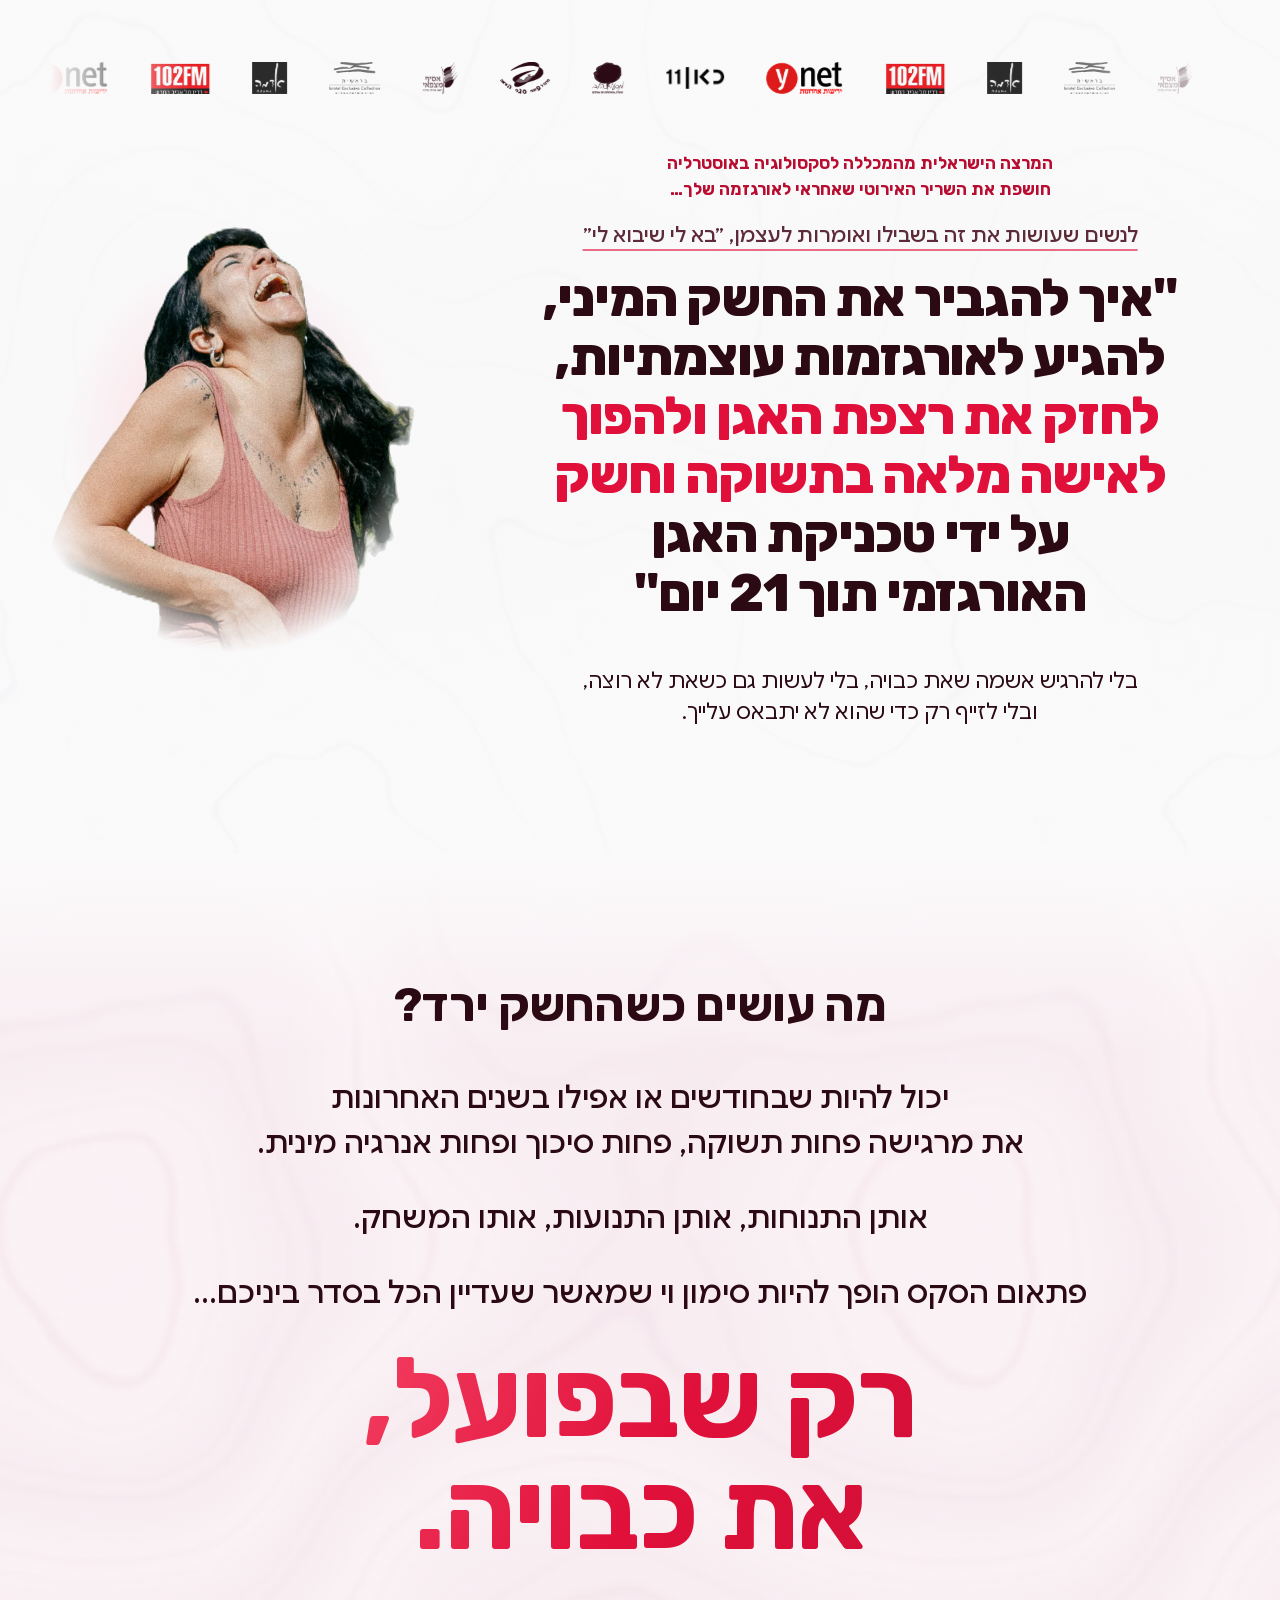
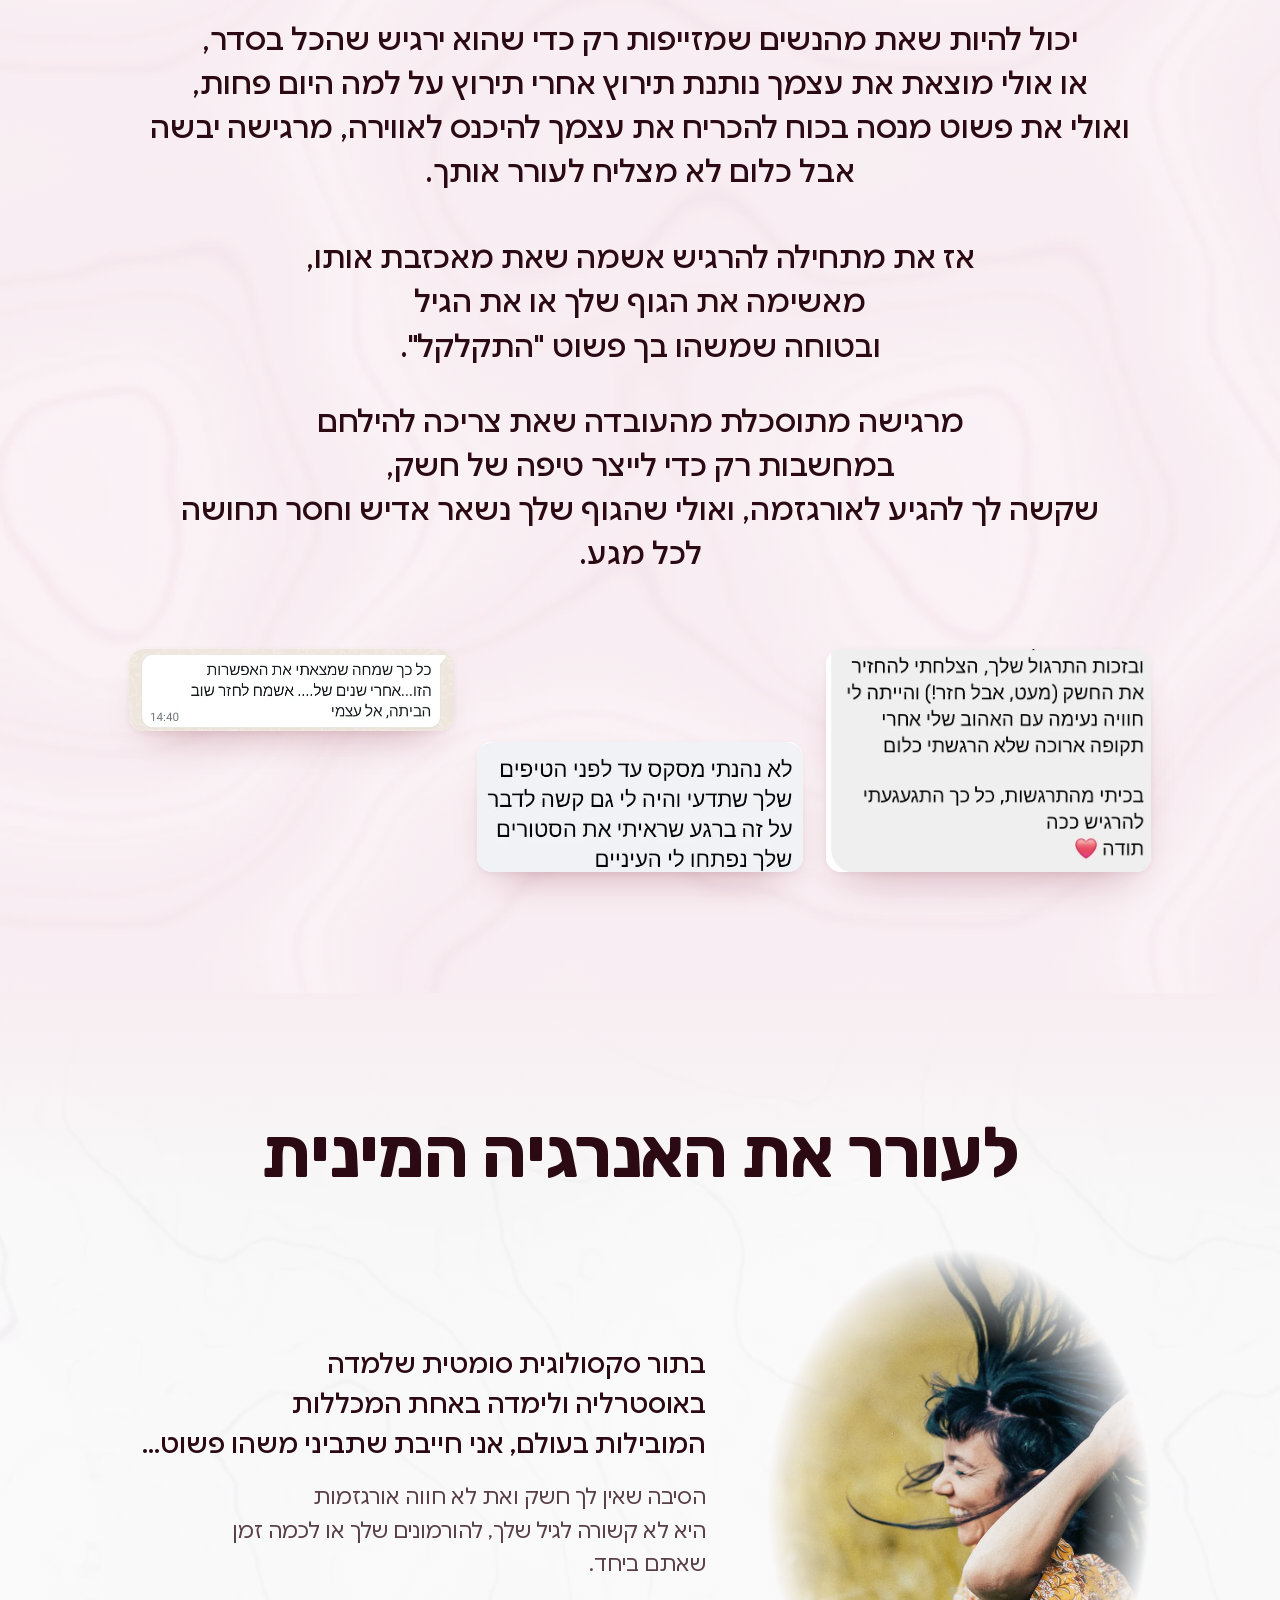
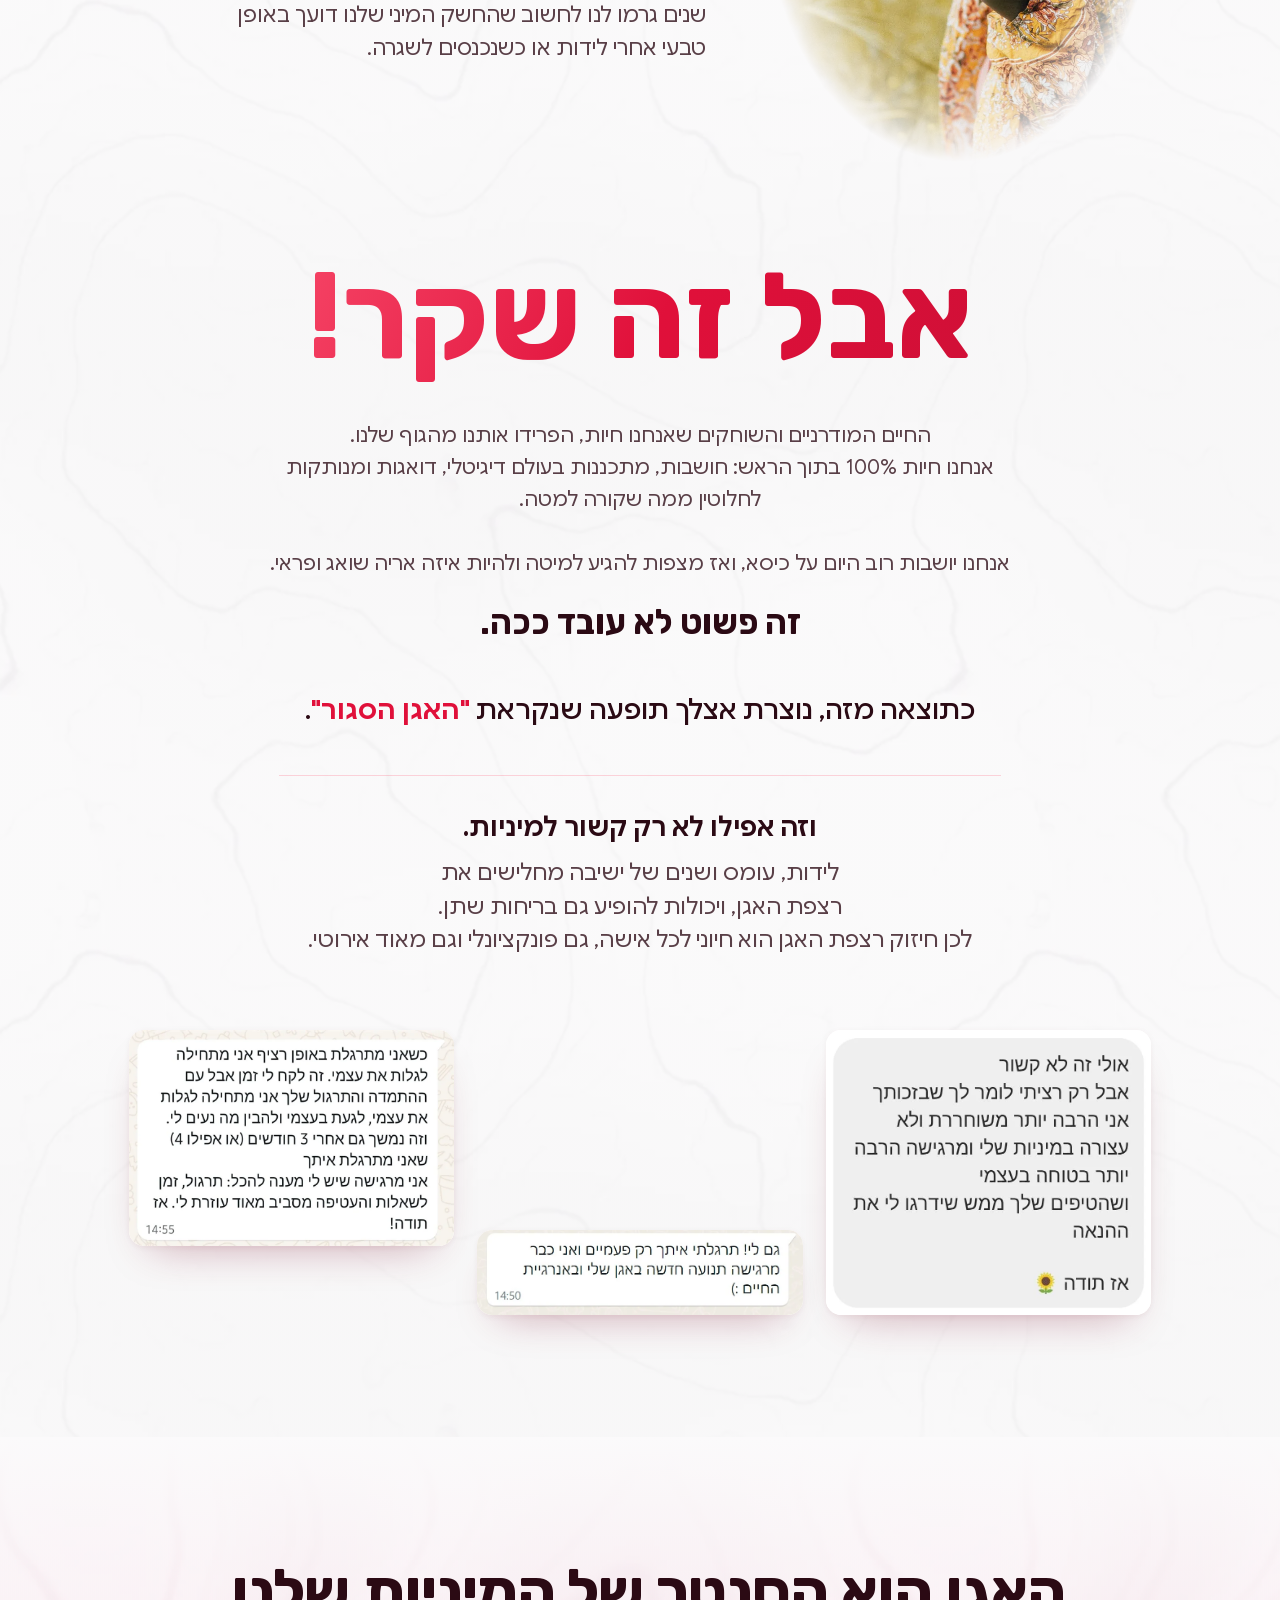
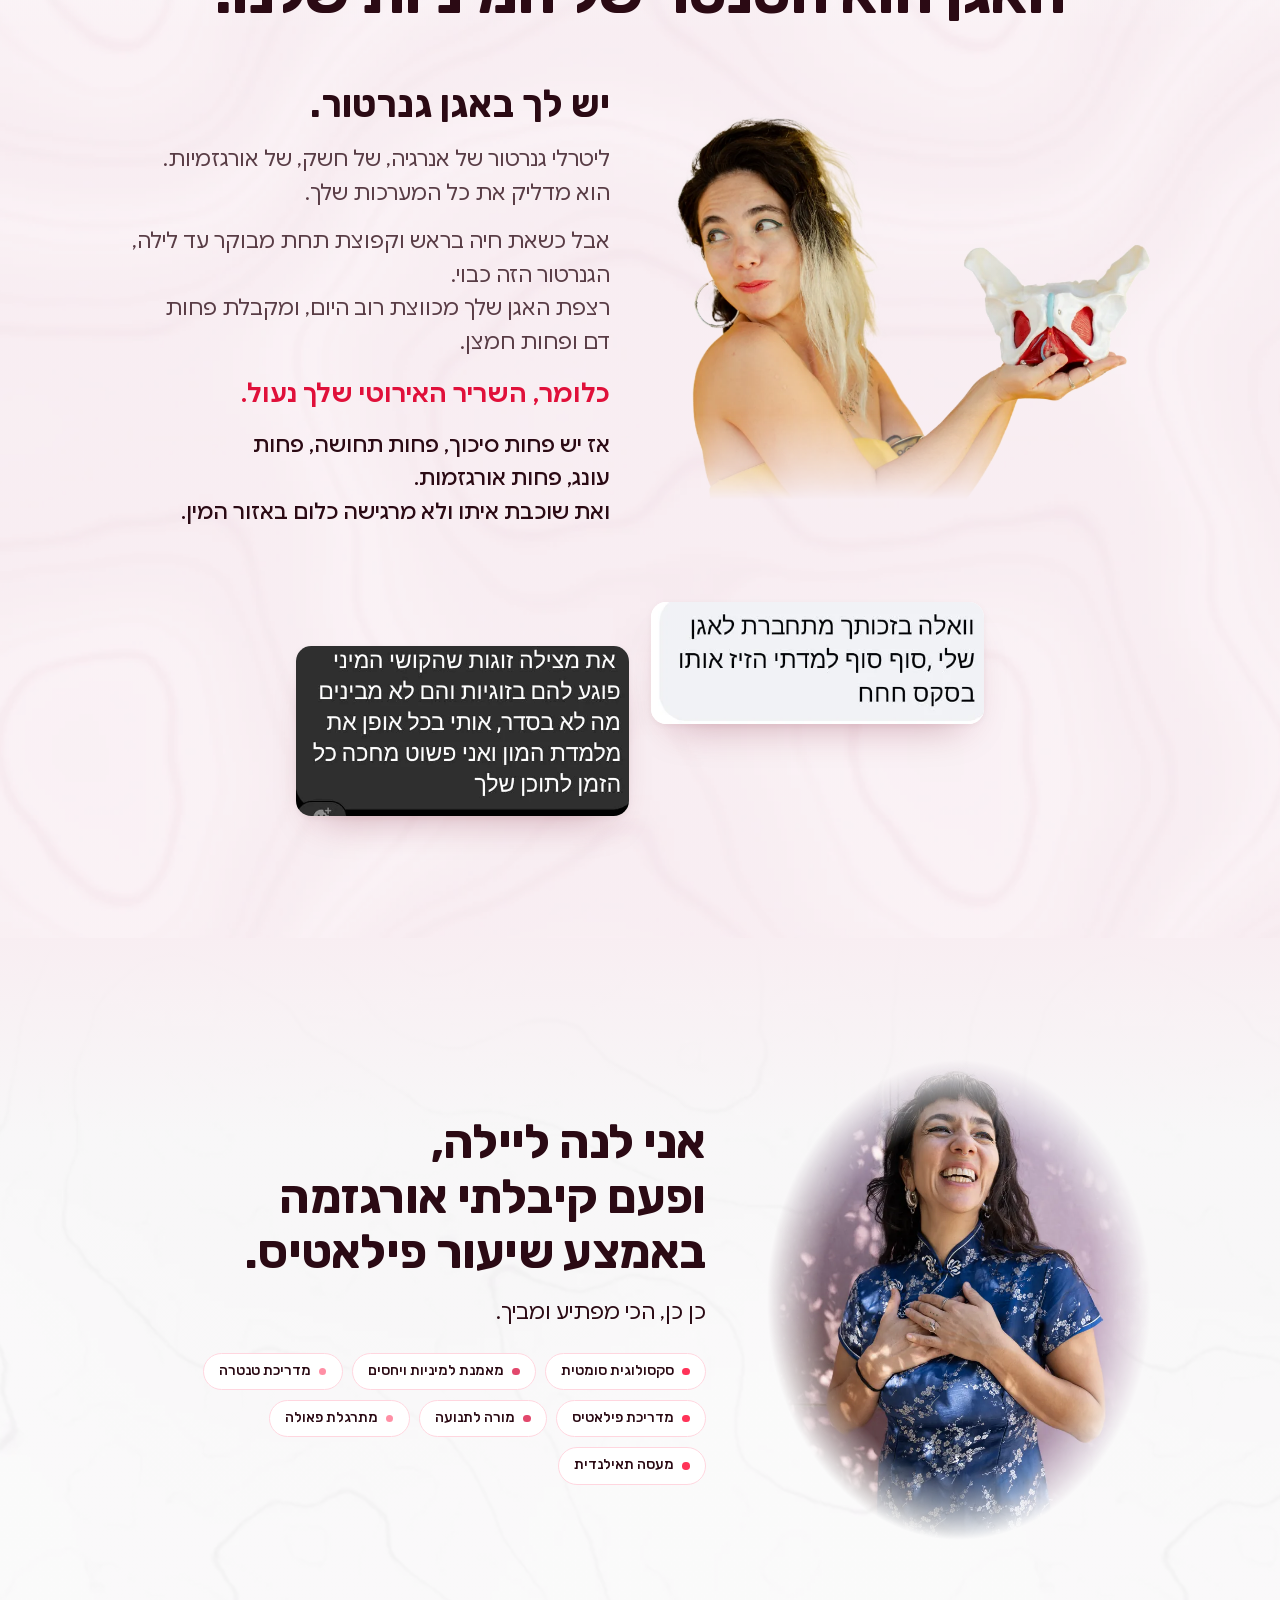
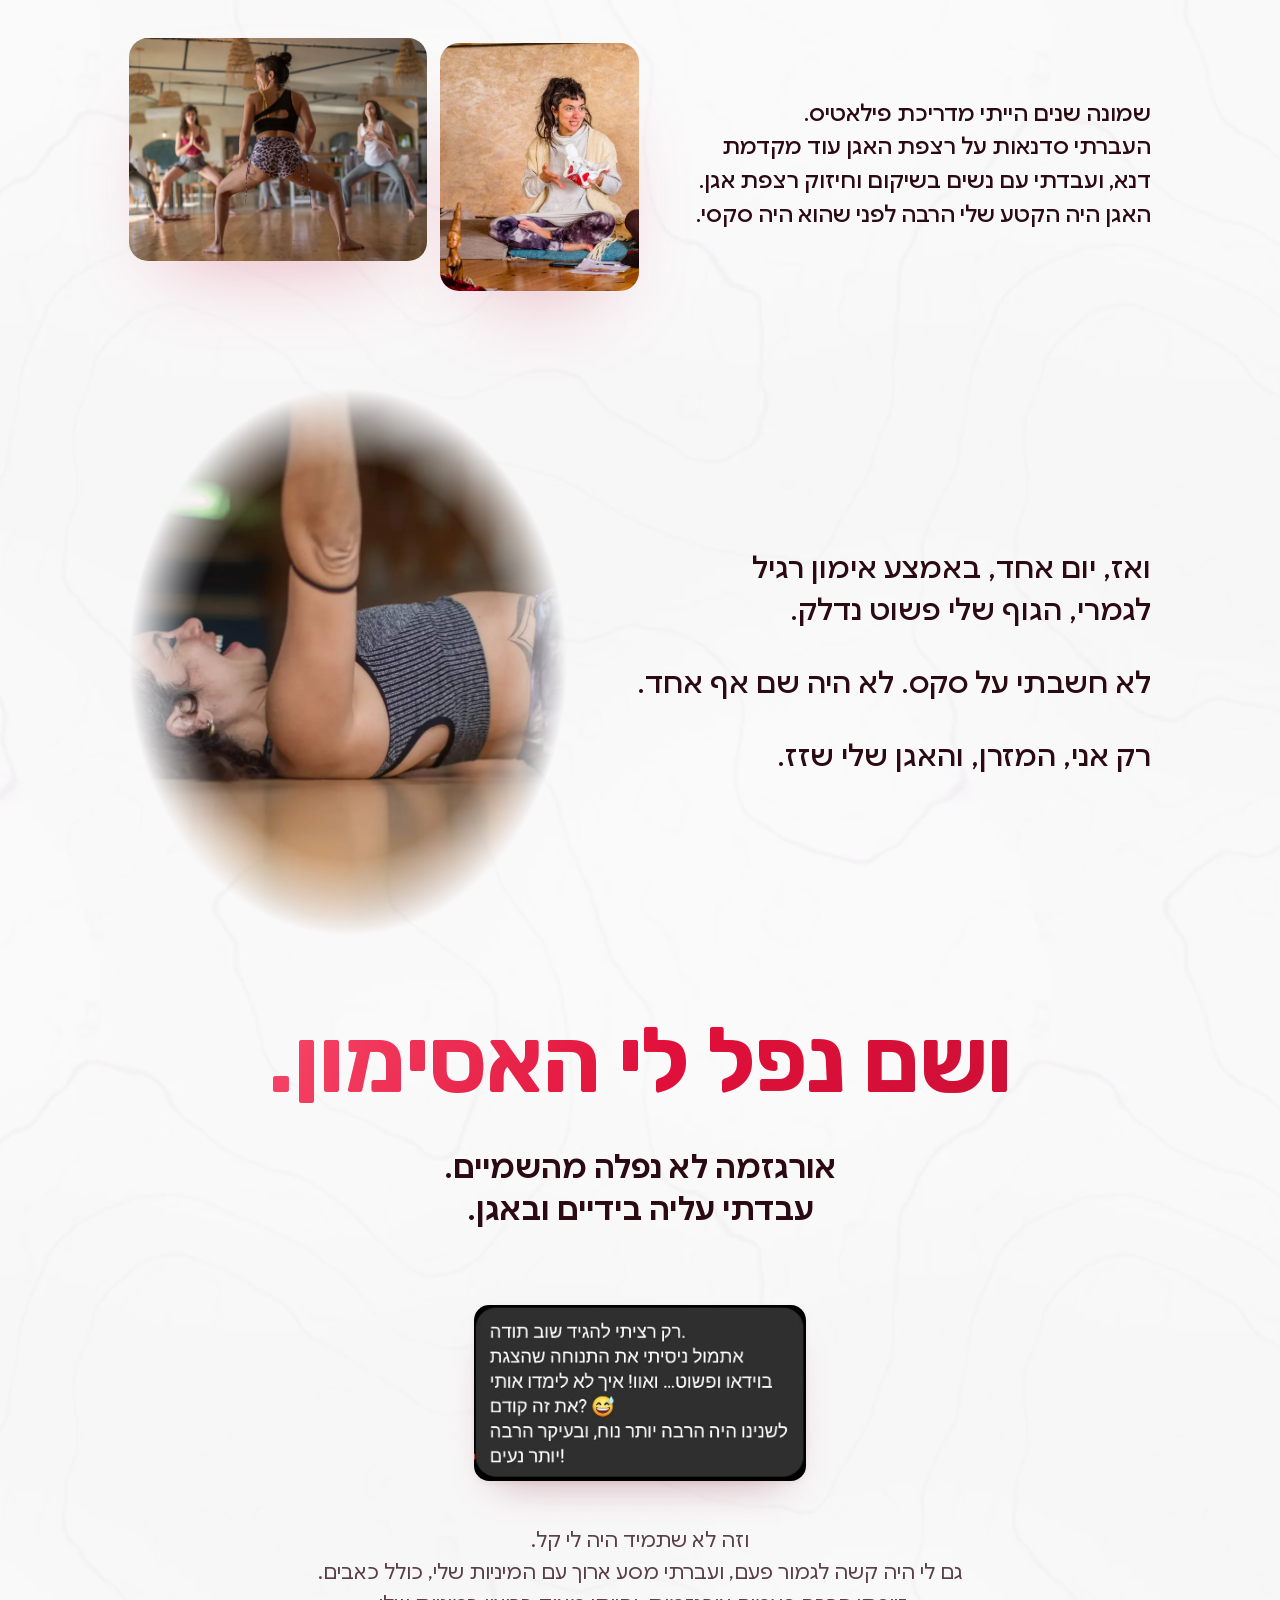
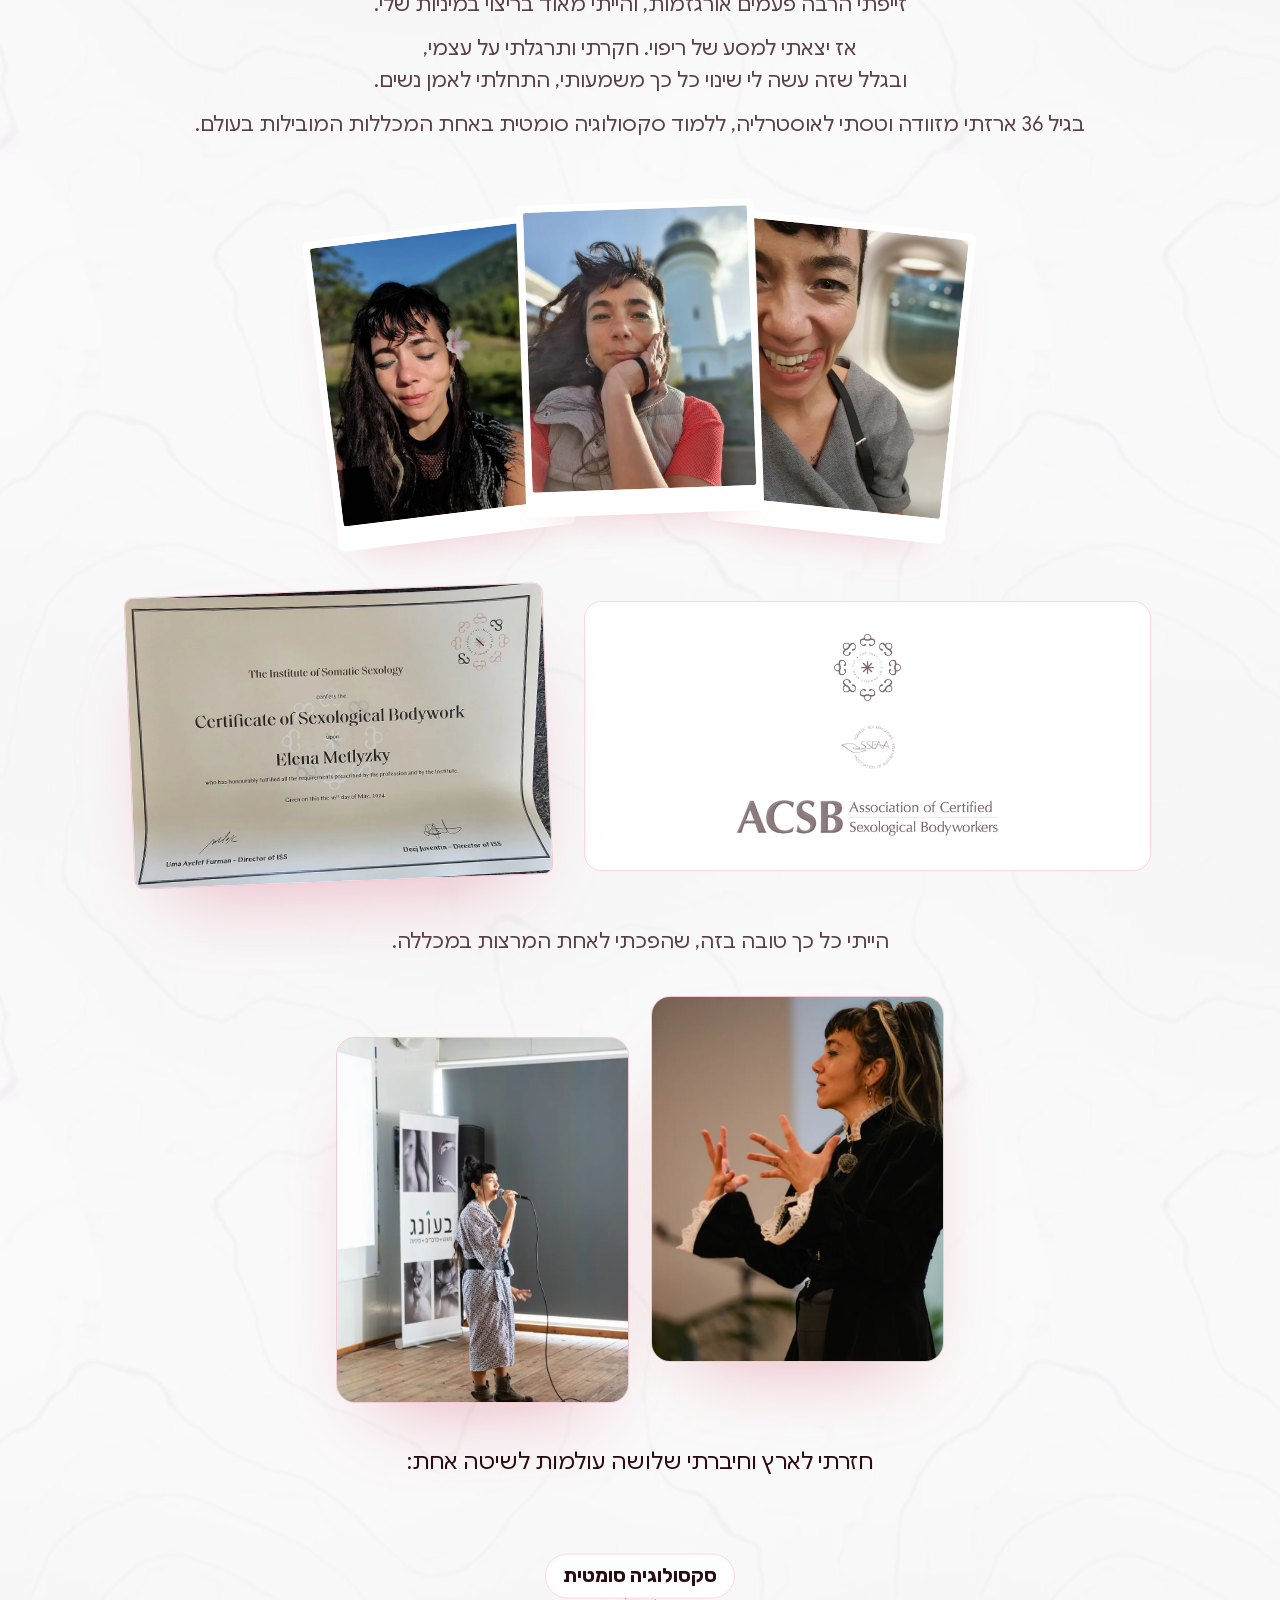
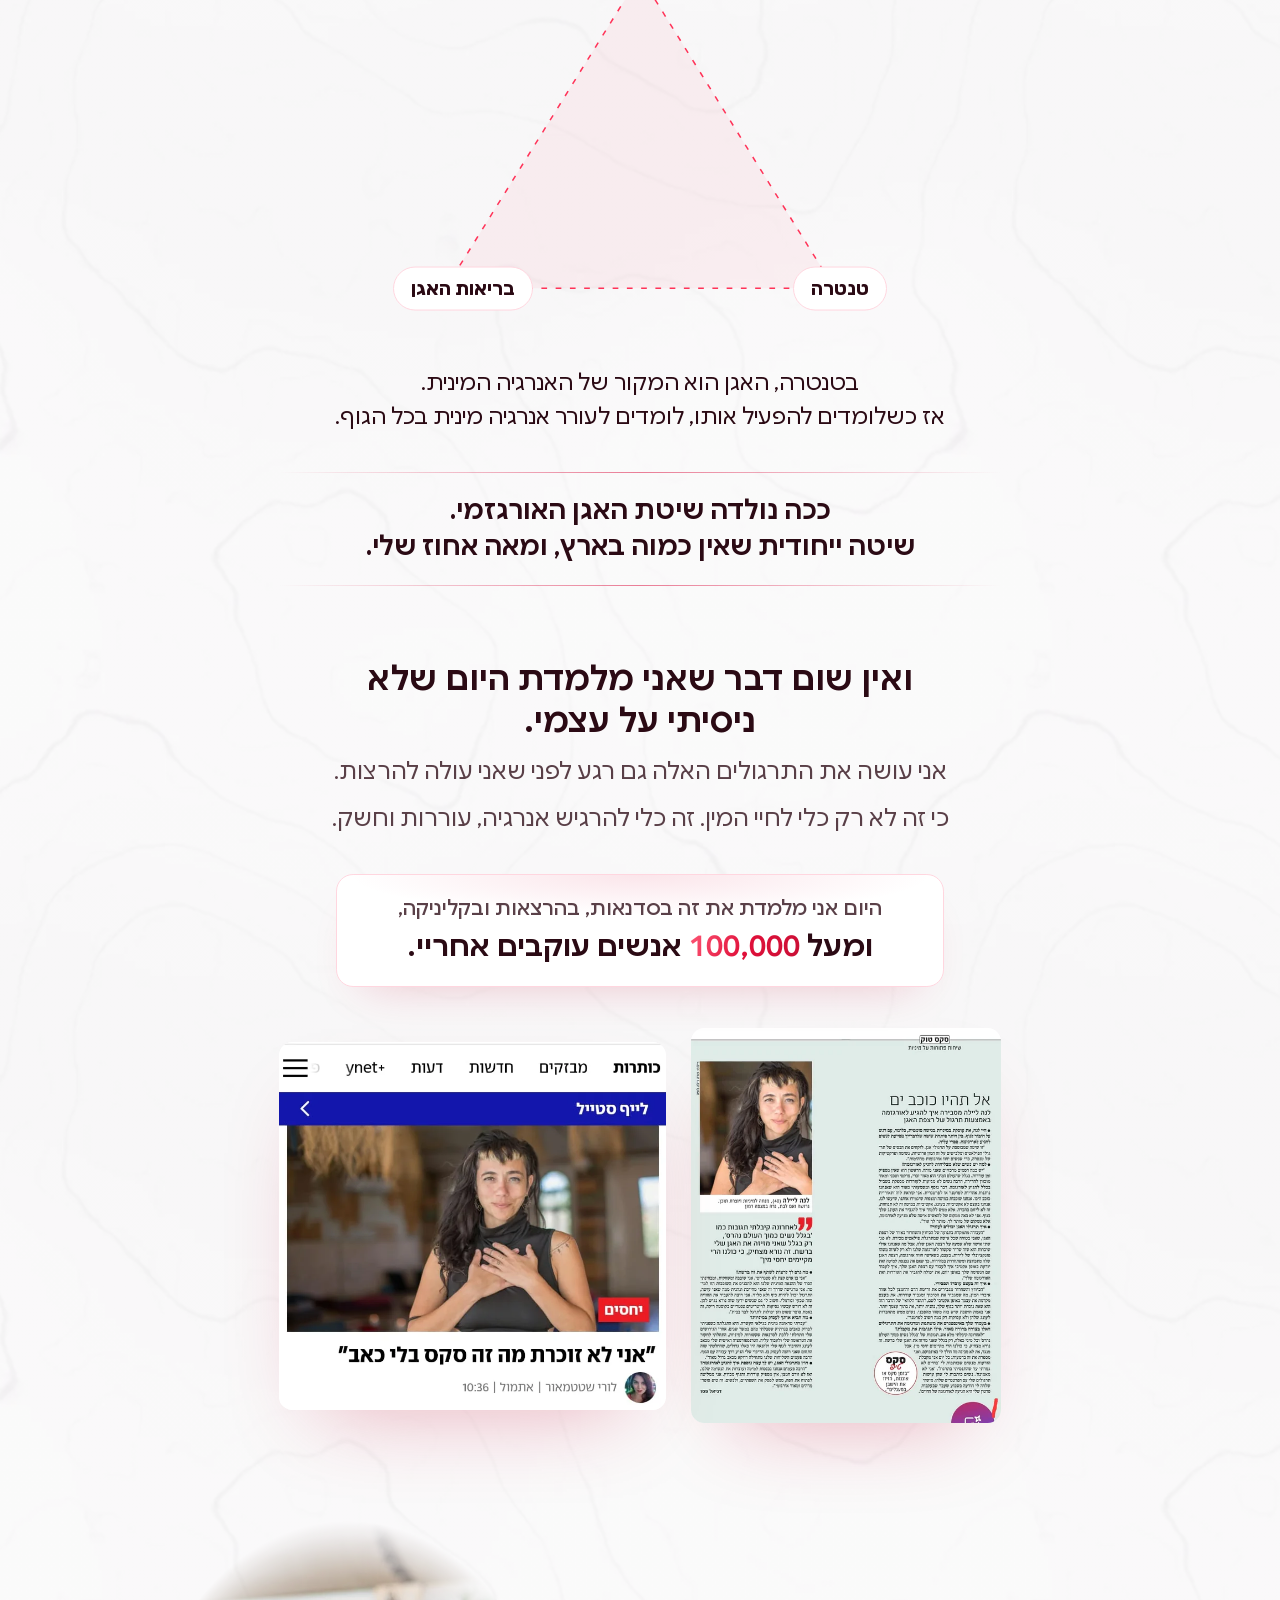
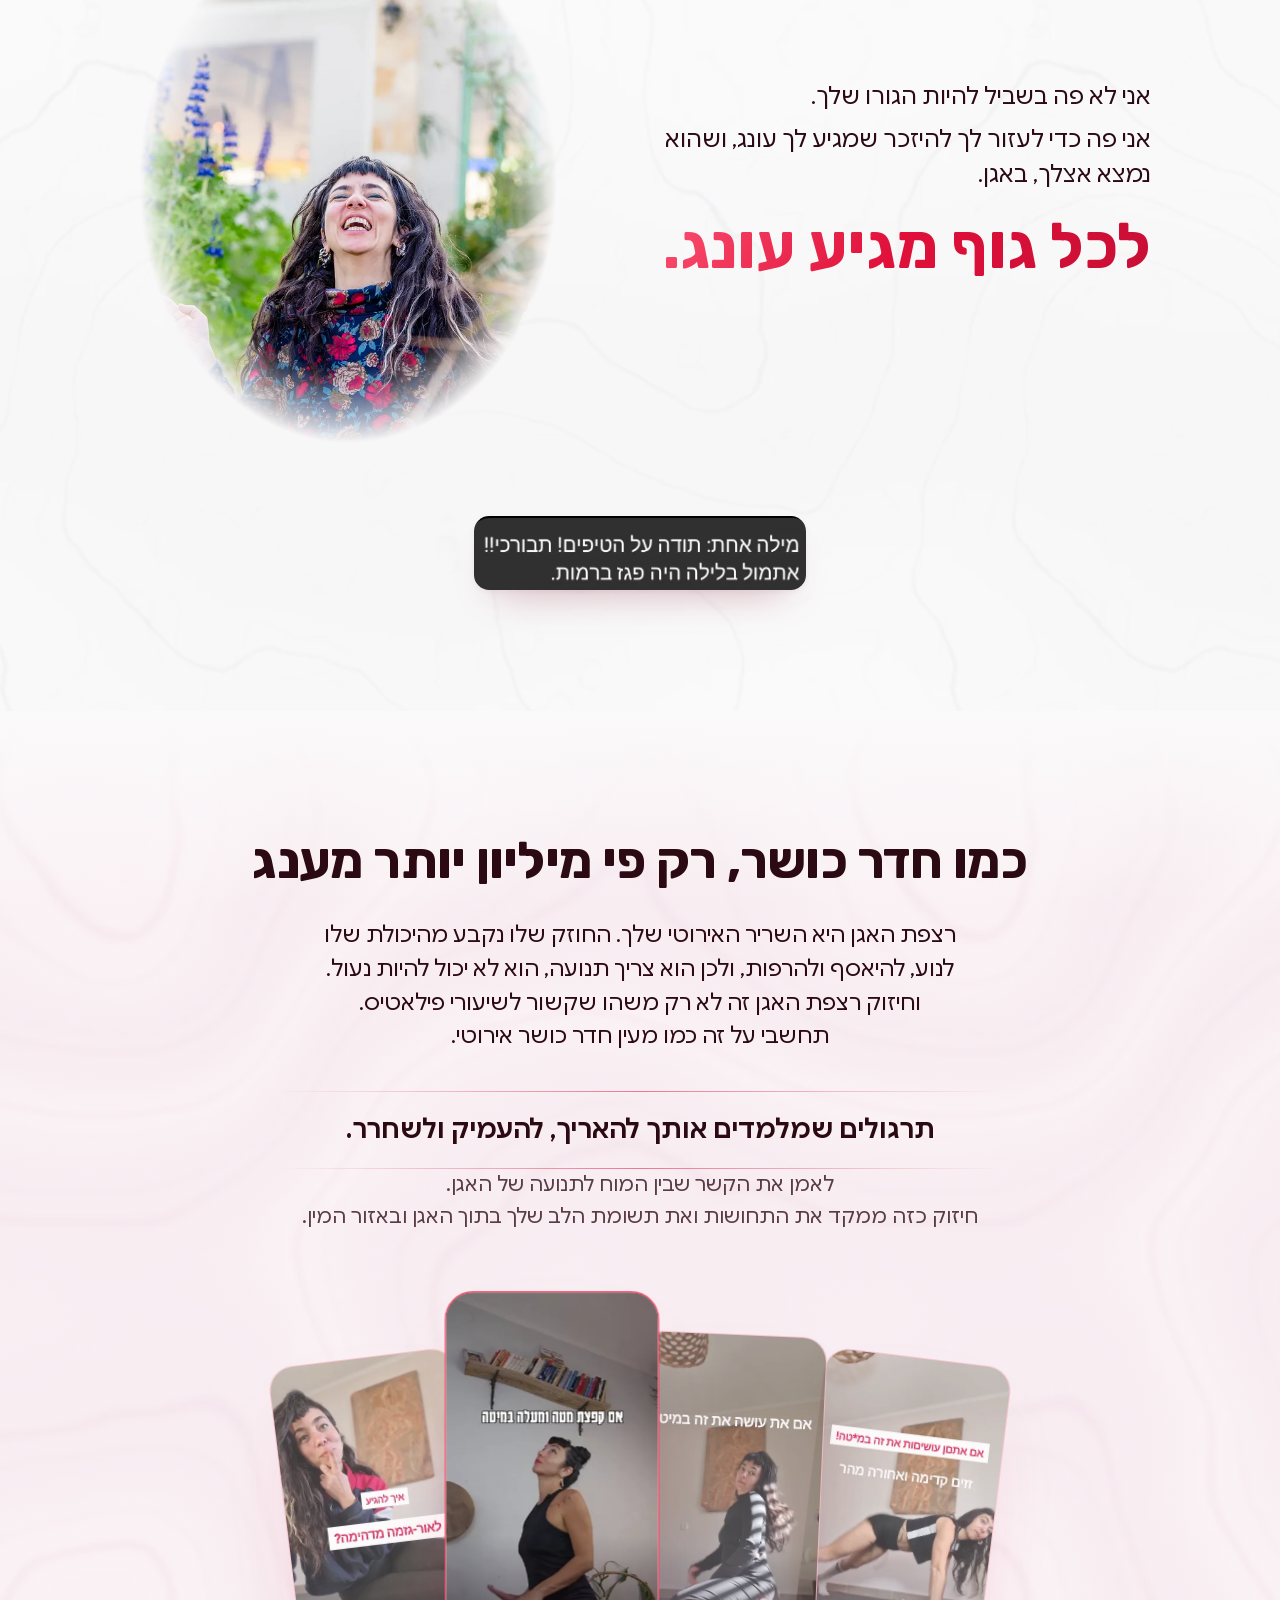
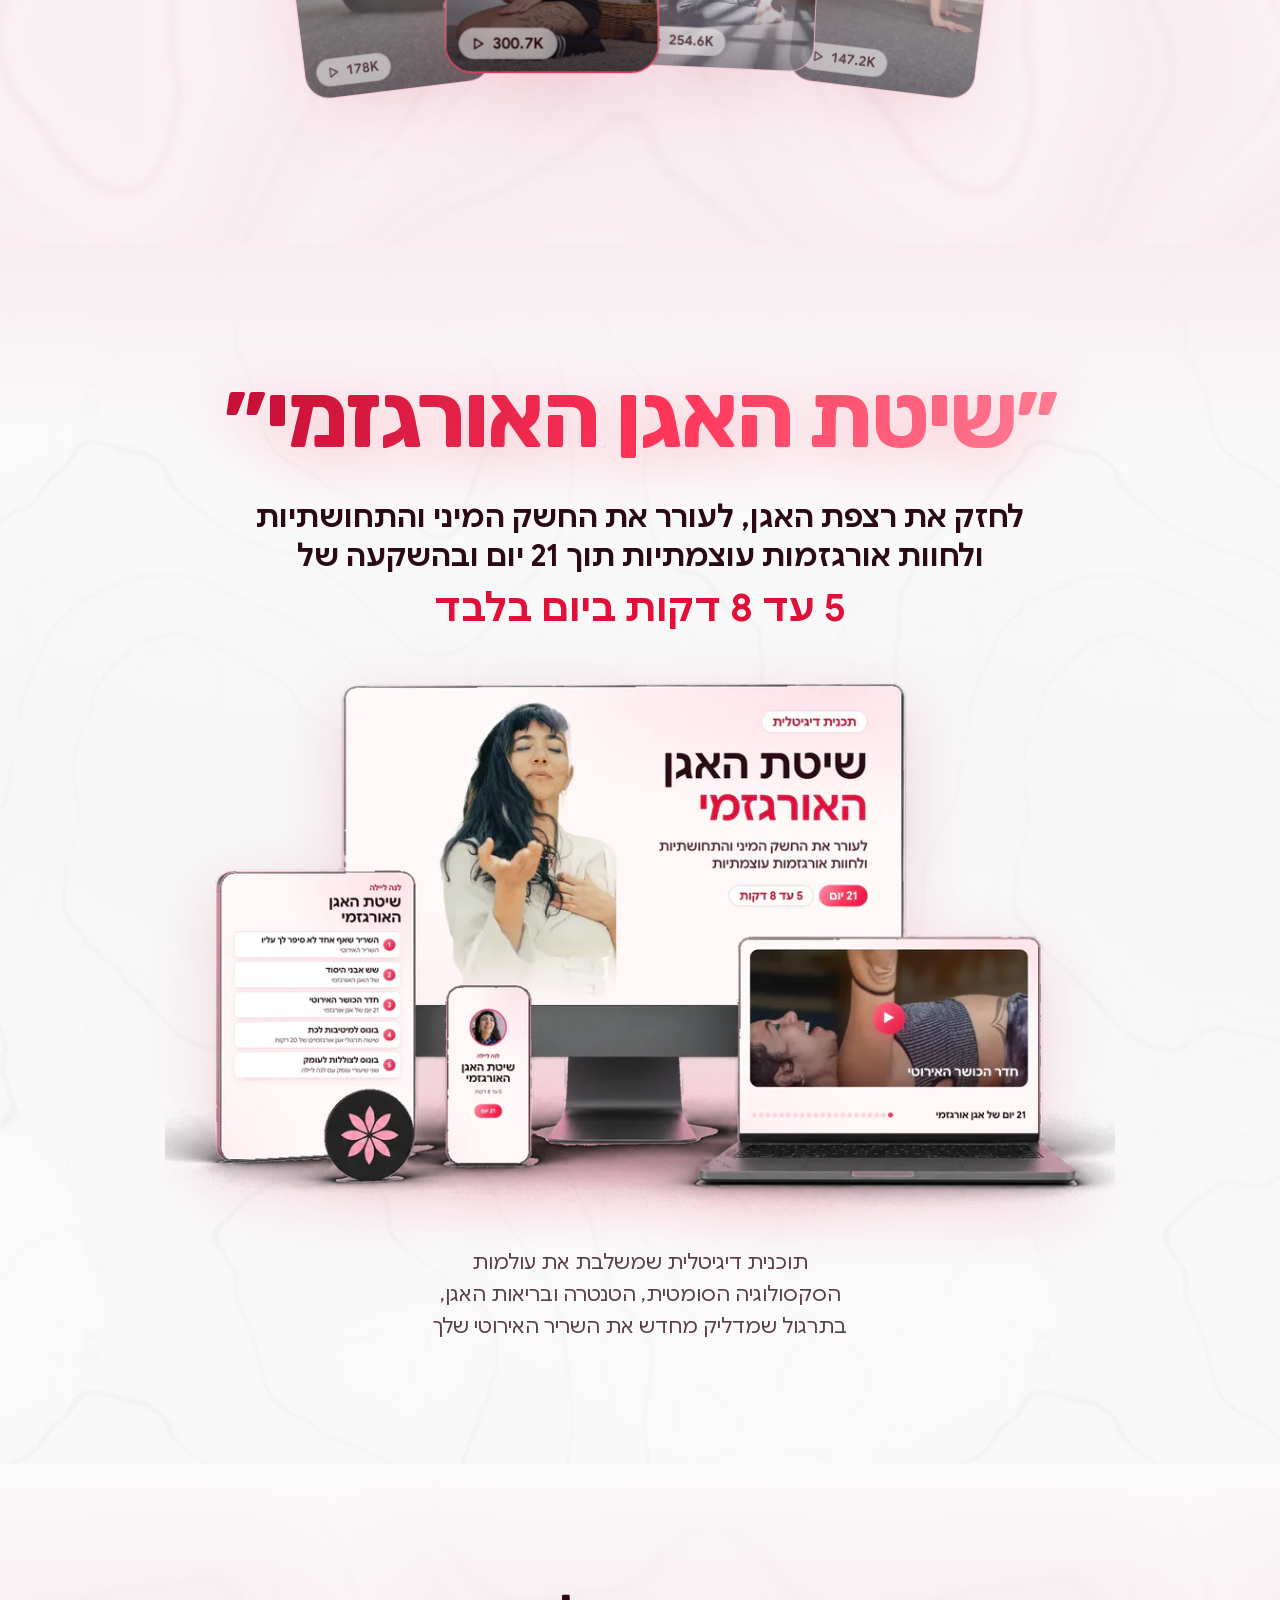
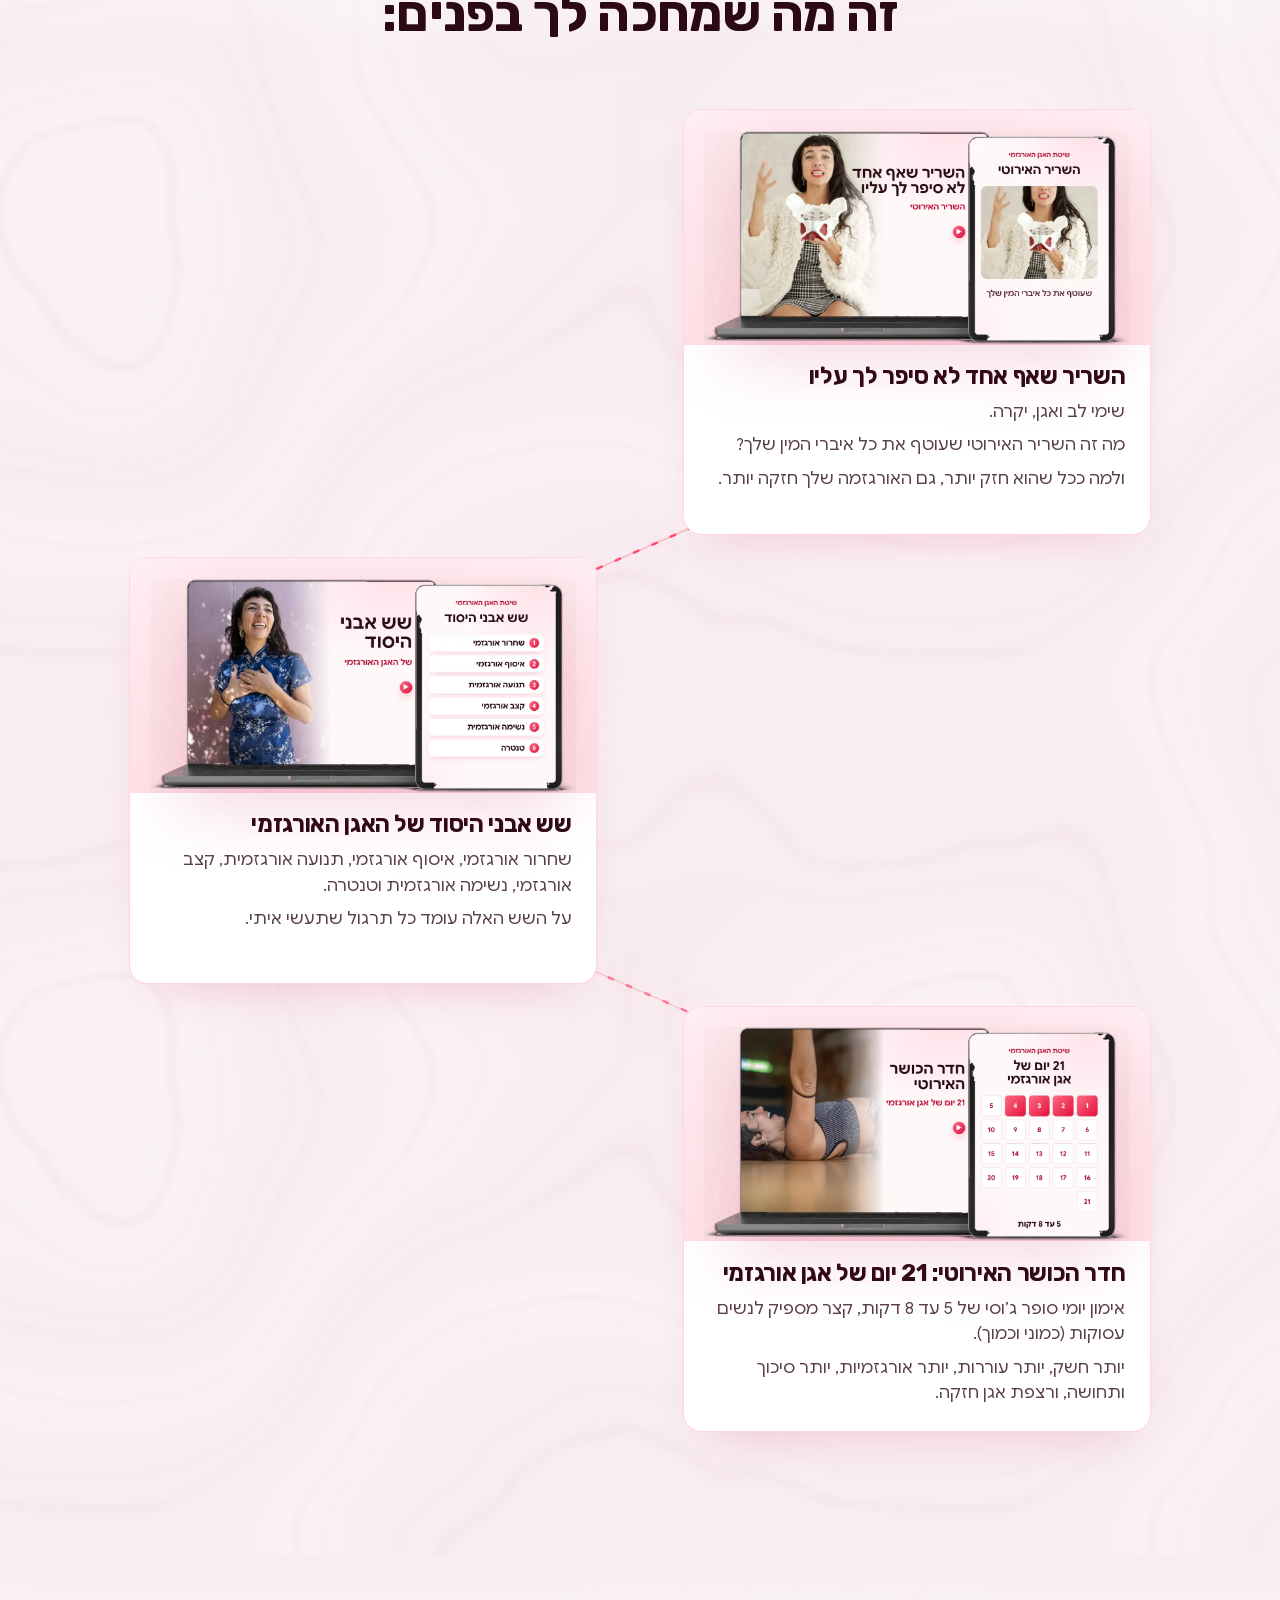
<file: index.html>
<!doctype html>
<html lang="he" dir="rtl" class="light">
<head>
<meta charset="utf-8">
<meta name="viewport" content="width=device-width, initial-scale=1">
<meta name="robots" content="noindex">
<title>שיטת האגן האורגזמי | לנה ליילה</title>
<link rel="preload" href="assets/hero-laugh.webp" as="image" fetchpriority="high">
<link rel="preload" href="assets/fonts/rubik-hebrew.woff2" as="font" type="font/woff2" crossorigin>
<link rel="preload" href="assets/fonts/gsans-hebrew.woff2" as="font" type="font/woff2" crossorigin>
<style>
/* the fonts live next to the page, no trip to Google before the first paint (Mor 11.11, "the page is slow") */
@font-face { font-family: 'Google Sans'; font-style: normal; font-weight: 400 700; font-display: swap; src: url(assets/fonts/gsans-hebrew.woff2) format('woff2'); unicode-range: U+0307-0308, U+0590-05FF, U+200C-2010, U+20AA, U+25CC, U+FB1D-FB4F; }
@font-face { font-family: 'Google Sans'; font-style: normal; font-weight: 400 700; font-display: swap; src: url(assets/fonts/gsans-latin-ext.woff2) format('woff2'); unicode-range: U+0100-02BA, U+02BD-02C5, U+02C7-02CC, U+02CE-02D7, U+02DD-02FF, U+0304, U+0308, U+0329, U+1D00-1DBF, U+1E00-1E9F, U+1EF2-1EFF, U+2020, U+20A0-20AB, U+20AD-20C4, U+2113, U+2C60-2C7F, U+A720-A7FF; }
@font-face { font-family: 'Google Sans'; font-style: normal; font-weight: 400 700; font-display: swap; src: url(assets/fonts/gsans-latin.woff2) format('woff2'); unicode-range: U+0000-00FF, U+0131, U+0152-0153, U+02BB-02BC, U+02C6, U+02DA, U+02DC, U+0304, U+0308, U+0329, U+2000-206F, U+20AC, U+2122, U+2191, U+2193, U+2212, U+2215, U+FEFF, U+FFFD; }
@font-face { font-family: 'Rubik'; font-style: normal; font-weight: 400 800; font-display: swap; src: url(assets/fonts/rubik-hebrew.woff2) format('woff2'); unicode-range: U+0307-0308, U+0590-05FF, U+200C-2010, U+20AA, U+25CC, U+FB1D-FB4F; }
@font-face { font-family: 'Rubik'; font-style: normal; font-weight: 400 800; font-display: swap; src: url(assets/fonts/rubik-latin-ext.woff2) format('woff2'); unicode-range: U+0100-02BA, U+02BD-02C5, U+02C7-02CC, U+02CE-02D7, U+02DD-02FF, U+0304, U+0308, U+0329, U+1D00-1DBF, U+1E00-1E9F, U+1EF2-1EFF, U+2020, U+20A0-20AB, U+20AD-20C4, U+2113, U+2C60-2C7F, U+A720-A7FF; }
@font-face { font-family: 'Rubik'; font-style: normal; font-weight: 400 800; font-display: swap; src: url(assets/fonts/rubik-latin.woff2) format('woff2'); unicode-range: U+0000-00FF, U+0131, U+0152-0153, U+02BB-02BC, U+02C6, U+02DA, U+02DC, U+0304, U+0308, U+0329, U+2000-206F, U+20AC, U+2122, U+2191, U+2193, U+2212, U+2215, U+FEFF, U+FFFD; }
</style>
<link rel="stylesheet" href="lp.css">
<link rel="stylesheet" href="lp-light.css">
<style>
/* Lena, the orgasmic pelvis. Version 1: skill 1, light. Only what the kit does not have lives here.
   Lena 10.11: pink and white marble instead of the patterns, her laughing cut-out on top, juicy fruit, no frames, rings or arches */
.center{text-align:center}
.uline{text-decoration:underline;text-decoration-color:rgba(var(--a1-rgb),.6);text-decoration-thickness:2px;text-underline-offset:7px}

/* the two marbles, lighter (Lena 11.11: "צריך לעשות אותו בהיר יותר", the veins fought with the headline) */
html.light body{background:#fbfafb}
.marble-w{background:linear-gradient(rgba(251,250,251,.6),rgba(251,250,251,.6)),url(assets/marble-white.webp) center/1000px repeat #fbfafb}
html.light .sec--plum{background:linear-gradient(rgba(249,240,244,.62),rgba(249,240,244,.62)),url(assets/marble-pink.webp) center/900px repeat #f7ebf0}
.hero.marble-w{background:linear-gradient(rgba(251,250,251,.8),rgba(251,250,251,.8)),url(assets/marble-white.webp) center/1000px repeat #fbfafb}
.sec--plum::after{display:none}
/* flow (Lena 11.11: "יותר בפלואו, פחות קאטים"): each section melts into the one before it, no hard line */
main>.sec,main>.hero{position:relative}
main>.sec>.wrap{position:relative;z-index:1}
.marble-w+.sec--plum::before,.sec--plum+.marble-w::before{content:"";position:absolute;inset:0 0 auto;height:clamp(110px,16vw,220px);pointer-events:none;z-index:0}
.marble-w+.sec--plum::before{background:linear-gradient(#fbfafb,rgba(251,250,251,0))}
.sec--plum+.marble-w::before{background:linear-gradient(#f8eef2,rgba(248,238,242,0))}
/* one family for the headlines (Lena 11.11: "יש פה כמה סוגים של פונטים"): Rubik like the headline on top, Google Sans for reading */
h1,h2,h3,h4,.lie,.lock,.story__quote,.closer__big,.step__num,.paycard .now,.chakra__copy .big,.tri__n,.pills li{font-family:"Rubik","Google Sans",system-ui,Arial,sans-serif}
/* pictures fade into the page instead of sitting in boxes (Lena 11.11: "הייתי עושה פייד ולא כאלה") */
.soft img{-webkit-mask-image:radial-gradient(closest-side,#000 72%,transparent);mask-image:radial-gradient(closest-side,#000 72%,transparent)}

/* hero */
.hero__kicker{color:var(--t-mid);font-weight:500;font-size:clamp(16px,1.6vw,20px);max-width:640px}
.hero__for{margin-top:18px;font-weight:500;font-size:clamp(17px,1.7vw,21px);line-height:1.6;max-width:680px}
.hero h1{margin-top:20px;font-size:clamp(25px,5.4vw,34px);line-height:1.22;max-width:none}
.hero h1 .ln{display:block;text-wrap:balance}
.hero__sub{max-width:620px}
.portrait{aspect-ratio:621/754;width:min(80vw,400px)}
.portrait{position:relative}
.portrait::before{content:"";position:absolute;inset:6% 4% 10%;border-radius:50%;background:radial-gradient(closest-side,rgba(255,143,165,.34),rgba(255,143,165,0));z-index:0}
.portrait img{position:relative;z-index:1;-webkit-mask-image:radial-gradient(ellipse 60% 54% at 50% 42%,#000 72%,transparent 100%);mask-image:radial-gradient(ellipse 60% 54% at 50% 42%,#000 72%,transparent 100%)}
@media(min-width:980px){.hero .wrap{max-width:1400px}.hero__cols{grid-template-columns:1fr auto}.portrait{width:min(30vw,420px)}}
.hero__sub{font-weight:400;margin-top:26px}
html.light .creds img{filter:url(#ink);opacity:.62}
/* the press strip in each logo's own colours (Mor 09.11) */
html.light .marquee img{filter:none;opacity:1}

/* pain */
.story .story__open{font-size:clamp(28px,5.2vw,50px);line-height:1.22;max-width:900px;margin-inline:auto;text-wrap:balance}


/* ignite */
.ignite{text-align:center}
.ignite__h{font-size:clamp(34px,7vw,74px)}
.ignite__grid{display:grid;gap:clamp(28px,5vw,64px);align-items:center;margin-top:clamp(30px,5vw,60px);text-align:right}
.ignite__pic{max-width:420px;width:100%;margin-inline:auto}
.ignite__pic img{width:100%;-webkit-mask-image:radial-gradient(closest-side,#000 64%,transparent);mask-image:radial-gradient(closest-side,#000 64%,transparent)}
.ignite__copy .lead{font-weight:500;font-size:clamp(20px,2.4vw,27px)}
.ignite__copy .sub{margin-top:18px;font-size:clamp(18px,2vw,22px)}
.lie{margin-top:clamp(44px,7vw,90px);font-weight:700;font-size:clamp(52px,13vw,128px);line-height:1;padding-block:.08em}
.ignite .sub.center{max-width:780px;margin:clamp(22px,3vw,34px) auto 0}
.floor{max-width:760px;margin:clamp(30px,4vw,48px) auto 0;padding-top:clamp(24px,3vw,34px);border-top:1px solid rgba(var(--a1-rgb),.2)}
.floor p{font-size:clamp(18px,2.2vw,23px);line-height:1.55;color:var(--t-mid);text-wrap:balance}
.floor .floor__lead{margin-bottom:8px;font-weight:700;font-size:clamp(20px,2.6vw,27px);color:var(--t-hi)}
.lock{margin-top:clamp(14px,2vw,22px);font-weight:700;font-size:clamp(22px,3.4vw,36px);line-height:1.3}
.frozen{margin:clamp(30px,4vw,48px) auto 0;max-width:720px;font-size:clamp(20px,2.8vw,28px);line-height:1.45;font-weight:500}
.frozen .hot{font-weight:700}
@media(min-width:900px){.ignite__grid{grid-template-columns:.8fr 1.2fr}}

/* the pelvis is the center (Lena 10.11: right after the closed pelvis, before who she is) */
.chakra{text-align:center}
.chakra__h{font-size:clamp(32px,6vw,64px);max-width:900px;margin-inline:auto}
.chakra__grid{display:grid;gap:clamp(28px,5vw,64px);align-items:center;margin-top:clamp(30px,5vw,60px)}
.gen{width:min(100%,520px);margin-inline:auto}
.gen img{width:100%;-webkit-mask-image:linear-gradient(#000 78%,transparent);mask-image:linear-gradient(#000 78%,transparent)}
.chakra__copy{text-align:right}
.chakra__copy p{font-size:clamp(18px,2.1vw,22px);color:var(--t-mid);line-height:1.6}
.chakra__copy p+p{margin-top:16px}
.chakra__copy .big{font-weight:700;font-size:clamp(26px,4vw,40px);color:var(--t-hi);line-height:1.2}
.chakra__copy .key{font-weight:700;font-size:clamp(20px,2.5vw,26px);color:var(--a1-text)}
.chakra__copy .end{color:var(--t-hi);font-weight:500}
@media(min-width:900px){.chakra__grid{grid-template-columns:1fr 1fr}}
@media(max-width:899px){.chakra__copy{text-align:center}}

/* about */
.about__copy h2{font-size:clamp(30px,4.4vw,50px);line-height:1.15}
.about__copy .sub{font-size:clamp(18px,2.2vw,22px)}
.about__photo::before{display:none}
html.light .about__photo .frame{border:0;border-radius:0;box-shadow:none;background:none}
.about__photo img{object-position:50% 20%}
.pills{list-style:none;display:flex;flex-wrap:wrap;gap:10px;margin-top:24px}
.pills li{display:inline-flex;align-items:center;gap:8px;padding:9px 16px;border-radius:999px;background:var(--card);border:1px solid var(--card-line);box-shadow:var(--sh-1);font-weight:500;font-size:15px;line-height:1.3}
.pills li::before{content:"";width:8px;height:8px;border-radius:50%;background:var(--a1);flex:0 0 auto}
.pills li:nth-child(3n+2)::before{background:var(--a2)}.pills li:nth-child(3n)::before{background:#ff8fa5}
.work{display:grid;gap:clamp(24px,4vw,56px);align-items:center;margin-top:clamp(56px,8vw,110px)}
.work .lead{font-weight:500}
.work__pics{display:grid;grid-template-columns:.8fr 1.2fr;gap:14px;align-items:end}
.work__pics figure{border-radius:20px;overflow:hidden;box-shadow:var(--sh-2)}
.work__pics figure:first-child{aspect-ratio:4/5}
.work__pics figure:last-child{aspect-ratio:4/3;margin-bottom:10%}
.work__pics img{width:100%;height:100%;object-fit:cover}
.moment{display:grid;gap:clamp(24px,4vw,56px);align-items:center;margin-top:clamp(56px,8vw,110px)}
.moment__pic{max-width:480px;width:100%;margin-inline:auto;aspect-ratio:4/5}
.moment__pic img{width:100%;height:100%;object-fit:cover;object-position:35% 50%}
.moment .story__flow{margin-top:0;text-align:right}
.moment .story__flow p{font-size:clamp(20px,2.8vw,30px);font-weight:500;line-height:1.5}
.about .story__quote{text-align:center;font-size:clamp(40px,9vw,96px);margin-top:clamp(40px,6vw,80px)}
.about .about__teach{margin-top:0}
.about__more p{color:var(--t-mid)}
.tri{position:relative;width:min(100%,520px);aspect-ratio:300/250;margin:clamp(30px,5vw,50px) auto clamp(20px,3vw,30px)}
.tri__lines{position:absolute;inset:0;width:100%;height:100%;overflow:visible}
.tri__lines path{fill:rgba(var(--a1-rgb),.05);stroke:var(--a1);stroke-width:1.6;stroke-dasharray:6 9;animation:flow 2.6s linear infinite;vector-effect:non-scaling-stroke}
.tri__n{position:absolute;padding:10px 18px;border-radius:999px;background:var(--card);border:1px solid var(--card-line);box-shadow:var(--sh-1);
  font-weight:700;font-size:clamp(16px,2.2vw,21px);line-height:1.2;white-space:nowrap}
.tri__n--1{left:50%;top:12%;transform:translate(-50%,-50%)}
.tri__n--2{right:0;top:88%;transform:translateY(-50%)}
.tri__n--3{left:0;top:88%;transform:translateY(-50%)}
.about .lead.center{max-width:760px;margin:clamp(20px,3vw,30px) auto 0}
.about .hair{text-align:center}
.saying{max-width:820px;margin:clamp(44px,6vw,80px) auto 0;text-align:center}
.saying p{font-size:clamp(19px,2.4vw,24px);line-height:1.55;color:var(--t-mid)}
.saying p:first-child{font-weight:700;font-size:clamp(23px,3.2vw,34px);line-height:1.3;color:var(--t-hi)}
.saying p+p{margin-top:12px}
.statrail .pre{font-weight:500;font-size:clamp(17px,2vw,21px);color:var(--t-mid);margin-bottom:6px}
/* the press: just the clippings, no browser bars and no tilt (Lena 10.11) */
html.light .clip{border:0;background:none;border-radius:14px}
.about .clips{max-width:760px}
@media(min-width:760px){.about .clips{grid-template-columns:.8fr 1fr;gap:26px;align-items:center}.about .clip--m{margin-top:0}}
.closer{display:grid;gap:clamp(24px,4vw,56px);align-items:center;margin-top:clamp(56px,8vw,110px)}
.closer__pic{max-width:440px;width:100%;margin-inline:auto;aspect-ratio:4/5}
.closer__pic img{width:100%;height:100%;object-fit:cover}
.closer__txt p{font-size:clamp(19px,2.4vw,24px);line-height:1.5}
.closer__txt p+p{margin-top:10px}
.closer__big{margin-top:18px!important;font-weight:700;font-size:clamp(36px,6vw,66px)!important;line-height:1.08!important;padding-block:.06em}
@media(min-width:900px){
  .work{grid-template-columns:1fr 1.1fr}
  .moment{grid-template-columns:1.1fr .9fr}
  .closer{grid-template-columns:1.1fr .9fr}
}
@media(max-width:899px){.work,.moment,.closer{text-align:center}.moment .story__flow{text-align:center}}

/* gym */
.gym{text-align:center}
.gym h2{max-width:900px;margin-inline:auto}
.gym .lead{max-width:780px;margin:clamp(20px,3vw,30px) auto 0}
.gym .sub{max-width:760px;margin:0 auto}
@media (min-width:860px){
  .reel:nth-child(1),.js .reel:nth-child(1):not(.is-on){transform:rotate(7deg) translateY(30px)}
  .reel:nth-child(2),.js .reel:nth-child(2):not(.is-on){transform:rotate(2.5deg) translateY(6px)}
  .reel:nth-child(3),.js .reel:nth-child(3):not(.is-on){transform:rotate(-2.5deg) translateY(6px)}
  .reel:nth-child(4),.js .reel:nth-child(4):not(.is-on){transform:rotate(-7deg) translateY(30px)}
}

/* method (Mor 11.11: no strawberry beside the name) */
.method{text-align:center}
.method__top{display:grid;gap:6px;justify-items:center}
.method .product__name{font-style:normal;font-size:clamp(38px,8.2vw,96px);margin-top:0;filter:drop-shadow(0 12px 30px var(--name-glow))}
.method .product__lead{max-width:860px}
.method .product__lead .mins{display:inline-block;margin-top:6px;font-weight:700;font-size:1.3em;color:var(--a1-text)}
.method .stage{margin-top:clamp(24px,4vw,50px)}
.method .stage::before{background:radial-gradient(closest-side,rgba(var(--a1-rgb),.28),transparent)}
.method .sub{max-width:780px;margin:clamp(22px,3vw,34px) auto 0}

/* offer: three stops */
.offer4 .road__head h2{max-width:800px;margin-inline:auto}
.offer4 .stop h4{margin-top:0}
@media (min-width:860px){.offer4 .stop{display:block}.offer4 .stop__shot{height:auto;padding:22px 22px 0}.offer4 .stop__txt{padding:18px 26px 26px}}
.offer4 .stop__txt p+p{margin-top:8px}

/* four bonuses (Lena 11.11): white cards with her photo or her fruit melting in, a number, no tablets */
.bonus4__grid{display:grid;gap:clamp(22px,3vw,32px);max-width:1180px;counter-reset:bn}
.bcard4{position:relative;counter-increment:bn;display:flex;flex-direction:column;text-align:center;border-radius:28px;overflow:hidden;background:#fff;border:1px solid rgba(224,16,58,.1);box-shadow:var(--sh-2)}
.bcard4__pic{aspect-ratio:16/9;overflow:hidden}
.bcard4__pic img{width:100%;height:100%;object-fit:cover;-webkit-mask-image:linear-gradient(#000 55%,transparent);mask-image:linear-gradient(#000 55%,transparent)}
.bcard4__txt{position:relative;padding:0 clamp(20px,3vw,36px) clamp(26px,3vw,36px)}
.bcard4__txt::before{content:counter(bn);display:grid;place-items:center;width:46px;height:46px;margin:-34px auto 12px;border-radius:50%;background:linear-gradient(150deg,#ff3358,#c80f35);color:#fff;font:800 21px/1 "Rubik","Google Sans",sans-serif;box-shadow:0 12px 26px -10px rgba(200,15,53,.6)}
.bcard4 h2{font-size:clamp(26px,3vw,36px);line-height:1.18;color:#2b0a14;text-wrap:balance}
.bcard4 .bcard4__sub{margin-top:8px;font-weight:700;font-size:clamp(17px,1.9vw,20px);color:#b80d31}
.bcard4 p{margin-top:12px;font-size:clamp(17px,1.8vw,19px);line-height:1.55;color:#4a1a28;text-wrap:balance}
@media(min-width:900px){.bonus4__grid{grid-template-columns:1fr 1fr}}

/* the real messages, three at a time inside the story (Lena and Mor 11.11: spread, not in the offer) */
.pgroup{display:flex;flex-direction:column;gap:14px;max-width:520px;margin:clamp(44px,6vw,80px) auto 0}
.pshot{width:min(90%,440px);border-radius:16px;overflow:hidden;background:#fff;box-shadow:0 22px 44px -24px rgba(120,10,40,.38),0 2px 8px rgba(120,10,40,.06)}
.pshot:nth-child(odd){align-self:flex-start}
.pshot:nth-child(even){align-self:flex-end}
.pshot img{display:block;width:100%;height:auto}
@media(min-width:900px){.pgroup{flex-direction:row;align-items:center;justify-content:center;max-width:1120px;gap:24px}.pshot{width:auto;flex:1 1 0;max-width:350px}.pshot:nth-child(even){margin-top:46px}}

/* the anchor: three steps down, and each number is crossed out once the next step shows */
.anchor2{text-align:center}
.ask h2{max-width:780px;margin-inline:auto}
.ask p{margin:12px auto 0;max-width:640px;text-wrap:balance;font-size:clamp(18px,2.1vw,22px);color:var(--t-mid)}
.ladder{max-width:760px;margin:clamp(30px,5vw,52px) auto 0}
.step{position:relative;padding:clamp(22px,3vw,30px) 0}
.step+.step::before{content:"";position:absolute;top:-16px;left:50%;width:2px;height:32px;margin-left:-1px;border-radius:2px;background:linear-gradient(var(--a2-line),var(--a1))}
.step p{max-width:640px;margin-inline:auto;font-size:clamp(17px,1.9vw,20px);line-height:1.6}
.step p+p{margin-top:6px}
.step .step__no{font-weight:700;color:var(--t-hi);font-size:clamp(20px,2.4vw,26px);line-height:1.4}
.step .step__lead{margin-top:16px;font-weight:500;color:var(--t-hi)}
.step .step__lead:first-child{margin-top:0}
.step .step__why{margin-top:12px;color:var(--t-mid);text-wrap:balance}
.step__num{position:relative;display:inline-block;margin-top:8px;font-weight:700;letter-spacing:-.03em;line-height:1.05;color:var(--t-hi);font-size:clamp(46px,8vw,82px)}
.step__num--big{font-size:clamp(62px,13vw,128px)}
.nb{white-space:nowrap}
.step__num::after{content:"";position:absolute;left:-5%;right:-5%;top:50%;height:.08em;border-radius:9px;background:var(--no);transform:scaleX(0);transform-origin:right;transition:transform .8s var(--ease-out) .35s}
.step:has(+ .step.in) .step__num::after{transform:scaleX(1)}

/* the price card (the same card twice: after the anchor and at the very end) */
html.light .paycard{max-width:620px;background:#fff}
.paycard__name{font-size:clamp(27px,4.4vw,38px);line-height:1.2;background:var(--name-grad);-webkit-background-clip:text;background-clip:text;color:transparent;padding-bottom:.08em}
.paycard__list{list-style:none;margin:16px auto 0;padding:0;text-align:center;max-width:480px}
.paycard__list li{padding:11px 4px;font-size:clamp(16px,1.8vw,18px);line-height:1.5;color:var(--t-hi);text-wrap:balance}
.paycard .mock{max-width:480px;margin:-4px auto 12px;filter:var(--sh-img)}
.paycard__list li+li{border-top:1px solid var(--card-line)}
.paycard__list .bn{display:inline-block;margin-inline-end:8px;padding:1px 10px;border-radius:999px;background:rgba(224,16,58,.09);color:#b80d31;font-weight:700;font-size:.86em;white-space:nowrap}
.paycard__prices{margin-top:20px;padding-top:20px;border-top:1px solid var(--card-line)}
.paycard .old{font-size:clamp(18px,2.4vw,22px);line-height:1.55;color:var(--t-mid)}
.paycard .old s{color:var(--t-low);text-decoration-color:var(--no);text-decoration-thickness:2px}
.paycard .only{margin-top:12px;font-weight:700;font-size:clamp(18px,2.2vw,22px);color:var(--t-hi)}
.paycard .now{margin-top:2px;font-weight:700;font-size:clamp(64px,15vw,112px);line-height:1;background:var(--a1-tgrad);-webkit-background-clip:text;background-clip:text;color:transparent;text-shadow:none;padding-bottom:.06em}
.paycard .perday{margin-top:6px;font-size:16px;color:var(--t-mid)}
.paycard .btn{margin-top:22px}
.paycard .paynote,.cta-mid .paynote{text-wrap:balance}
/* the email form inside the card (09.11): field, the card's button, a thank-you line after sending */
.paycard .buyform{max-width:460px;margin:24px auto 0;gap:10px}
.paycard .buyform label{font-weight:500;font-size:15px;color:var(--t-hi)}
html.light .paycard .buyform input{font:inherit;font-size:18px;padding:16px 20px;direction:ltr;text-align:right;color:var(--t-hi);border-color:rgba(43,10,20,.22)}
.paycard .buyform input::placeholder{color:rgba(43,10,20,.42)}
.paycard .buyform .btn{margin-top:6px}
/* speed (Mor 11.11, "the page is slow"): short fades that start just before a block reaches the screen */
.js .reveal{transform:translateY(14px);transition:opacity .45s var(--ease-out),transform .5s var(--ease-out)}
.js .reveal[data-d="1"]{transition-delay:.05s}
.js .reveal[data-d="2"]{transition-delay:.1s}
.js .reveal[data-d="3"]{transition-delay:.15s}
.js .reveal[data-d="4"]{transition-delay:.2s}
.fly-r,.fly-l{transition:opacity .5s var(--ease-out),transform .65s var(--ease-out)}
.js .story__quote.reveal{transform:scale(.94);filter:none}
.js .story__quote.reveal.in{transition:opacity .45s var(--ease-out),transform .55s var(--ease-out)}
.js .rise .w{transition:opacity .45s var(--ease-out),transform .5s var(--ease-out),filter .45s var(--ease-out);transition-delay:calc(var(--i)*22ms + .05s)}

/* the must-tick box: 18 and up, the terms, the health statement and Lena's mailing line (Mor 11.11) */
.paycard .buyform .agree{display:flex;align-items:flex-start;gap:10px;margin-top:2px;text-align:right;font-weight:400;font-size:13.5px;line-height:1.5;color:var(--t-mid);cursor:pointer}
.paycard .buyform .agree{-webkit-tap-highlight-color:transparent;-webkit-user-select:none;user-select:none}
html.light .paycard .buyform .agree input{-webkit-appearance:none;appearance:none;flex:0 0 auto;display:grid;place-content:center;width:20px;height:20px;margin:1px 0 0;padding:0;border:1.5px solid rgba(43,10,20,.38);border-radius:6px;background:#fff;box-shadow:none;cursor:pointer;-webkit-tap-highlight-color:transparent;transition:background-color .15s,border-color .15s}
html.light .paycard .buyform .agree input::before{content:"";width:10px;height:5px;border:solid #fff;border-width:0 0 2.5px 2.5px;transform:translateY(-1px) rotate(-45deg);opacity:0}
html.light .paycard .buyform .agree input:checked{background:#e0103a;border-color:#e0103a}
html.light .paycard .buyform .agree input:checked::before{opacity:1}
html.light .paycard .buyform .agree input:focus{outline:none;box-shadow:none}
html.light .paycard .buyform .agree input:focus-visible{outline:2px solid rgba(224,16,58,.5);outline-offset:2px}
.paycard .buyform input:-webkit-autofill{-webkit-box-shadow:0 0 0 60px #fff inset;-webkit-text-fill-color:#2b0a14}
.agree a{color:inherit;text-decoration:underline;text-underline-offset:3px}
.buyform.noagree .agree{color:var(--no)}
html.light .paycard .buyform.noagree .agree input{outline:2px solid var(--no);outline-offset:2px;border-color:var(--no)}
.legal{display:flex;justify-content:center;gap:24px;padding:20px 16px 28px;background:#f7ebf0;font-size:13px}
.legal a{color:var(--t-mid);text-decoration:underline;text-underline-offset:3px}
.buyform.bad input{border:2px solid var(--no)!important;box-shadow:0 0 0 4px rgba(224,16,58,.16)}
.buyform.bad label{color:var(--no)}
.buyform.sent .btn{animation:none;opacity:.8}
.buyform.sent .btn::before,.buyform.sent .btn::after{animation:none;opacity:0}
.paycard .thanks{color:var(--a1-text)}
.discreet{margin-top:10px;font-size:15px;line-height:1.55;color:var(--t-mid);text-align:center;text-wrap:balance}
.discreet .nb{unicode-bidi:isolate}
.discreet::before{content:"";display:inline-block;width:15px;height:15px;margin-inline-end:7px;vertical-align:-2px;background:var(--a1-text);-webkit-mask:url("data:image/svg+xml,%3Csvg xmlns='http://www.w3.org/2000/svg' viewBox='0 0 24 24'%3E%3Cpath d='M7 10V7a5 5 0 0 1 10 0v3h1a2 2 0 0 1 2 2v8a2 2 0 0 1-2 2H6a2 2 0 0 1-2-2v-8a2 2 0 0 1 2-2h1zm2 0h6V7a3 3 0 0 0-6 0v3z'/%3E%3C/svg%3E") center/contain no-repeat;mask:url("data:image/svg+xml,%3Csvg xmlns='http://www.w3.org/2000/svg' viewBox='0 0 24 24'%3E%3Cpath d='M7 10V7a5 5 0 0 1 10 0v3h1a2 2 0 0 1 2 2v8a2 2 0 0 1-2 2H6a2 2 0 0 1-2-2v-8a2 2 0 0 1 2-2h1zm2 0h6V7a3 3 0 0 0-6 0v3z'/%3E%3C/svg%3E") center/contain no-repeat}
.pays{list-style:none;margin:18px 0 0;padding:0;display:flex;flex-wrap:wrap;justify-content:center;gap:8px}
.pays li{height:40px;min-width:56px;padding:0 10px;border-radius:10px;background:#fff;border:1px solid var(--card-line);display:grid;place-items:center}
.pays img{height:22px;width:auto}
.pays .bit{min-width:0;padding:0;overflow:hidden;border:0}
.pays .bit img{height:40px}
.pays img[src$=".svg"]{height:32px}
@media(max-width:480px){.pays{gap:6px}.pays li{height:36px;min-width:0;padding:0 7px}.pays img{height:18px}.pays img[src$=".svg"]{height:28px}.pays .bit img{height:36px}}

/* "you won't believe how many messages": a wall of incoming bubbles, then Lena's reply */
.msgs{text-align:center}
.msgs h2{max-width:840px;margin-inline:auto}
.bubbles{max-width:1100px;margin:clamp(28px,4vw,46px) auto 0;columns:3 290px;column-gap:18px}
.bubble{display:block;width:fit-content;max-width:100%;margin:0 0 14px;margin-inline-end:auto;break-inside:avoid;padding:13px 18px;border-radius:20px 6px 20px 20px;
  background:#fff;border:1px solid var(--card-line);box-shadow:var(--sh-1);text-align:right;font-size:clamp(17px,1.8vw,19px);line-height:1.5;color:var(--t-hi)}
.reply{display:flex;align-items:flex-end;gap:14px;max-width:780px;margin:clamp(22px,3vw,34px) auto 0;text-align:right}
.reply__b{flex:1;padding:clamp(20px,2.6vw,28px);border-radius:26px 26px 26px 6px;background:linear-gradient(150deg,#d81039 0%,#c80f35 55%,#b80d31 100%);box-shadow:0 40px 80px -40px rgba(200,15,53,.6)}
.reply__b p{color:#fff;font-weight:500;font-size:clamp(17px,1.9vw,20px);line-height:1.6}
.reply__b p+p{margin-top:8px}
.reply__ava{flex:0 0 auto;width:58px;height:58px;border-radius:50%;object-fit:cover;border:3px solid #fff;box-shadow:var(--sh-1)}

/* what the method will make you feel: plain lines beside her in the field, no boxes and no arch */
.feel__grid{display:grid;gap:clamp(28px,4vw,60px);align-items:center;max-width:1180px}
.feel h2{text-align:center}
.feel__list{list-style:none;margin:22px 0 0;padding:0}
.feel__list li{padding:12px 4px;font-size:clamp(17px,1.8vw,19px);line-height:1.5;color:var(--t-hi)}
.feel__list li+li{border-top:1px solid rgba(var(--a1-rgb),.16)}
.feel__punch{margin-top:24px;font-weight:700;font-size:clamp(20px,2.4vw,26px);line-height:1.45;color:var(--t-hi);text-wrap:balance}
.feel__note{margin-top:14px;font-size:15.5px;line-height:1.6;color:var(--t-mid);text-wrap:pretty}
.feel__pic{max-width:420px;width:100%;margin-inline:auto}
.feel__pic img{width:100%;-webkit-mask-image:radial-gradient(closest-side,#000 64%,transparent);mask-image:radial-gradient(closest-side,#000 64%,transparent)}
@media(min-width:900px){.feel__grid{grid-template-columns:1.2fr .8fr}.feel h2{text-align:right}.feel__punch,.feel__note{text-align:right}}
@media(max-width:899px){.feel__txt{text-align:center}}

/* the letter: an airmail sheet beside her, hand on her heart */
.letter__grid{display:grid;gap:clamp(28px,4vw,56px);align-items:center;max-width:1220px}
.letter__paper{position:relative;overflow:hidden;padding:clamp(30px,4vw,54px) clamp(24px,4vw,54px);border-radius:24px;background:#fff;border:1px solid var(--card-line);box-shadow:var(--sh-2);text-align:right}
.letter__paper::before{content:"";position:absolute;inset-inline:0;top:0;height:9px;background:repeating-linear-gradient(135deg,#ff3358 0 14px,#fff 14px 22px,#ff8fa5 22px 36px,#fff 36px 44px)}
.letter__paper h2{font-size:clamp(26px,4vw,40px)}
.letter__hi{margin-top:18px;font-weight:700;font-size:clamp(19px,2.2vw,22px);color:var(--t-hi)}
.letter__body{margin-top:12px}
.letter__body p{font-size:clamp(17px,1.9vw,20px);line-height:1.55;color:var(--t-mid)}
.letter__body p+p{margin-top:9px}
.letter__pic{max-width:min(400px,82vw);width:100%;margin-inline:auto}
.letter__pic img{width:100%;aspect-ratio:4/5;object-fit:cover;object-position:50% 22%}
@media(min-width:900px){.letter__grid{grid-template-columns:1.6fr .7fr}}
.cta-mid{max-width:520px;margin:clamp(36px,5vw,60px) auto 0;text-align:center}
.cta-mid .btn{width:100%}
.cta-mid .paynote{margin-top:12px}

/* the questions, and the last card */
.faq__ava{display:block;width:112px;height:112px;margin:0 auto 16px;border-radius:50%;object-fit:cover;border:4px solid #fff;box-shadow:var(--sh-2)}
.faqsec .faq{text-align:right}
html.light .faqsec .faq details p{font-weight:400}
.paysec{text-align:center}
.paysec .pricecard{margin-top:0}

@media (prefers-reduced-motion:reduce){.tri__lines path{animation:none!important}.step__num::after{transition:none}}
/* the headline Mor chose in the headline lab, 09.11 11:32 ("דיו ותות עם שינויים"), from מעבדת-כותרת/בחירות.json */
.hero__copy{display:flex!important;flex-direction:column;align-items:center;text-align:center}
.hero__kicker{order:0}
.hero__for{order:1}
.hero h1{order:2}
.hero__sub{order:3}
.hero h1{font-family:"Rubik","Google Sans",system-ui,Arial,sans-serif;font-size:calc(clamp(25px,5.4vw,34px) * 1.6);line-height:1.14;letter-spacing:-0.02em;max-width:780px;margin-top:20px}
@media(max-width:700px){.hero h1{max-width:100%;font-size:calc(clamp(25px,5.4vw,34px) * 1.07)}}
.hero h1 .ln:nth-child(1){font-weight:800}
.hero h1 .ln:nth-child(1) .w{background:none;color:#2b0a14}
.hero h1 .ln:nth-child(2){font-weight:800}
.hero h1 .ln:nth-child(2) .w{background:none;color:#e0103a}
.hero h1 .ln:nth-child(3){font-weight:800}
.hero h1 .ln:nth-child(3) .w{background:none;color:#2b0a14}
.hero h1 .ln .w.lab-mk{-webkit-background-clip:border-box;background-clip:border-box;color:#2b0a14;background:linear-gradient(transparent 56%,#ffc2cf 56%,#ffc2cf 92%,transparent 92%)}
.hero__kicker{font-family:"Rubik","Google Sans",system-ui,Arial,sans-serif;font-weight:700;color:#b80d31;font-size:calc(clamp(16px,1.6vw,20px) * 0.9);max-width:680px;margin:0}
.hero__for{font-weight:500;color:#5c2a38;font-size:calc(clamp(17px,1.7vw,21px) * 1);margin-top:18px;border:0;padding:0}
.hero__for .uline{text-decoration:underline;text-decoration-color:rgba(224,16,58,.6);text-decoration-thickness:2px;text-underline-offset:7px;background:none;padding:0;border-radius:0;color:inherit}
.hero__sub{font-weight:400;color:#2b0a14;font-size:calc(clamp(18px,2vw,22px) * 1);background:none;box-shadow:none;border-radius:0}
.hero__sub::before,.hero__sub::after{display:none}
.hero__sub .uline{text-decoration:none}
/* Mor, 09.11: on a computer the whole page 5% smaller ("הכל מאוד ענק"). Phones and tablets stay as they are */
@media (min-width:1024px){html{zoom:.95}}
</style>
<!-- Meta Pixel: לנה-פיקסל-נשים -->
<script>
!function(f,b,e,v,n,t,s){if(f.fbq)return;n=f.fbq=function(){n.callMethod?
n.callMethod.apply(n,arguments):n.queue.push(arguments)};if(!f._fbq)f._fbq=n;
n.push=n;n.loaded=!0;n.version='2.0';n.queue=[];t=b.createElement(e);t.async=!0;
t.src=v;s=b.getElementsByTagName(e)[0];s.parentNode.insertBefore(t,s)}(window,
document,'script','https://connect.facebook.net/en_US/fbevents.js');
/* בתצוגה המקומית לא יורים כלום */
if(!/^(localhost|127\.0\.0\.1)$/.test(location.hostname)){
fbq('init','1554730159793560');
fbq('track','PageView');
}
</script>
<noscript><img height="1" width="1" style="display:none" src="https://www.facebook.com/tr?id=1554730159793560&ev=PageView&noscript=1"/></noscript>
</head>
<body class="no-js">
<svg width="0" height="0" style="position:absolute" aria-hidden="true"><filter id="ink" color-interpolation-filters="sRGB"><feColorMatrix type="matrix" values="0 0 0 0 .169  0 0 0 0 .039  0 0 0 0 .078  0 0 0 1 0"/></filter></svg>
<div id="spot"></div>
<main>

<!-- ============ 1 · HERO (Lena 10.11: her laughing cut-out on white marble, no rings) ============ -->
<section class="hero marble-w" id="s-hero">
  <div class="wrap hero__in">
    <div class="seen">
      <div class="marquee"><div class="marquee__track" id="seenTrack">
        <img class="tight" src="assets/logos/color/kan11.webp" alt="כאן 11" width="256" height="96">
        <img src="assets/logos/color/ynet.webp" alt="ynet" width="225" height="96">
        <img src="assets/logos/color/102fm.webp" alt="102FM" width="182" height="96">
        <img src="assets/logos/color/adama.webp" alt="אדמה" width="105" height="96">
        <img src="assets/logos/color/isrotel.webp" alt="ישרוטל" width="153" height="96">
        <img src="assets/logos/color/asif.webp" alt="אסיף" width="107" height="96">
        <img src="assets/logos/color/sagol.webp" alt="סגול" width="150" height="96">
        <img src="assets/logos/color/masa.webp" alt="מסע" width="96" height="96">
      </div></div>
    </div>
    <div class="hero__cols">
      <div class="hero__copy">
        <p class="hero__kicker">המרצה הישראלית מהמכללה לסקסולוגיה באוסטרליה<br>חושפת את השריר האירוטי שאחראי לאורגזמה שלך…</p>
        <p class="hero__for"><span class="uline">לנשים שעושות את זה בשבילו ואומרות לעצמן, ״בא לי שיבוא לי״</span></p>
        <h1 class="rise"><span class="ln">"איך להגביר את החשק המיני, להגיע לאורגזמות עוצמתיות,</span><span class="ln">לחזק את רצפת האגן ולהפוך לאישה מלאה בתשוקה וחשק</span><span class="ln">על ידי טכניקת האגן האורגזמי תוך 21 יום"</span></h1>
        <p class="hero__sub"><span class="uline">בלי להרגיש אשמה שאת כבויה, בלי לעשות גם כשאת לא רוצה,<br>ובלי לזייף רק כדי שהוא לא יתבאס עלייך.</span></p>
      </div>
      <div class="portrait">
        <img src="assets/hero-laugh.webp" alt="לנה ליילה צוחקת" width="621" height="754" fetchpriority="high">
      </div>
    </div>
  </div>
</section>

<!-- ============ 2 · PAIN ============ -->
<section class="sec sec--plum story" id="s-pain">
  <div class="wrap">
    <h2 class="story__open reveal">מה עושים כשהחשק ירד?</h2>
    <div class="story__flow reveal">
      <p>יכול להיות שבחודשים או אפילו בשנים האחרונות<br>את מרגישה פחות תשוקה, פחות סיכוך ופחות אנרגיה מינית.</p>
      <p class="gap">אותן התנוחות, אותן התנועות, אותו המשחק.</p>
      <p class="gap">פתאום הסקס הופך להיות סימון וי שמאשר שעדיין הכל בסדר ביניכם...</p>
    </div>
    <h3 class="story__quote gt-a1 reveal">רק שבפועל, את כבויה.</h3>
    <div class="story__flow reveal">
      <p>יכול להיות שאת מהנשים שמזייפות רק כדי שהוא ירגיש שהכל בסדר,</p>
      <p>או אולי מוצאת את עצמך נותנת תירוץ אחרי תירוץ על למה היום פחות,</p>
      <p>ואולי את פשוט מנסה בכוח להכריח את עצמך להיכנס לאווירה, מרגישה יבשה<br>אבל כלום לא מצליח לעורר אותך.</p>
    </div>
    <div class="story__flow reveal">
      <p>אז את מתחילה להרגיש אשמה שאת מאכזבת אותו,<br>מאשימה את הגוף שלך או את הגיל<br>ובטוחה שמשהו בך פשוט "התקלקל".</p>
      <p class="gap">מרגישה מתוסכלת מהעובדה שאת צריכה להילחם<br>במחשבות רק כדי לייצר טיפה של חשק,<br>שקשה לך להגיע לאורגזמה, ואולי שהגוף שלך נשאר אדיש וחסר תחושה לכל מגע.</p>
    </div>
    <div class="pgroup">
      <figure class="pshot reveal"><img src="assets/proofs/proof-02.webp" alt="הודעה מאישה שתרגלה עם לנה" width="753" height="514" loading="lazy"></figure>
      <figure class="pshot reveal" data-d="1"><img src="assets/proofs/proof-12.webp" alt="הודעה מאישה שתרגלה עם לנה" width="619" height="247" loading="lazy"></figure>
      <figure class="pshot reveal" data-d="2"><img src="assets/proofs/proof-14.webp" alt="הודעה מאישה שתרגלה עם לנה" width="649" height="163" loading="lazy"></figure>
    </div>
  </div>
</section>

<!-- ============ 3 · IGNITE ============ -->
<section class="sec ignite marble-w" id="s-ignite">
  <div class="wrap">
    <h2 class="ignite__h reveal">לעורר את האנרגיה המינית</h2>
    <div class="ignite__grid">
      <figure class="ignite__pic reveal"><img src="assets/ignite-hair.webp" alt="" width="760" height="1013" loading="lazy"></figure>
      <div class="ignite__copy">
        <p class="lead reveal">בתור סקסולוגית סומטית שלמדה באוסטרליה ולימדה באחת המכללות<br>המובילות בעולם, אני חייבת שתביני משהו פשוט…</p>
        <p class="sub reveal" data-d="1">הסיבה שאין לך חשק ואת לא חווה אורגזמות<br>היא לא קשורה לגיל שלך, להורמונים שלך או לכמה זמן שאתם ביחד.</p>
        <p class="sub reveal" data-d="2">שנים גרמו לנו לחשוב שהחשק המיני שלנו דועך באופן<br>טבעי אחרי לידות או כשנכנסים לשגרה.</p>
      </div>
    </div>
    <p class="lie gt-a1 reveal">אבל זה שקר!</p>
    <p class="sub center reveal">החיים המודרניים והשוחקים שאנחנו חיות, הפרידו אותנו מהגוף שלנו.<br>אנחנו חיות 100% בתוך הראש: חושבות, מתכננות בעולם דיגיטלי, דואגות ומנותקות לחלוטין ממה שקורה למטה.</p>
    <p class="sub center reveal">אנחנו יושבות רוב היום על כיסא, ואז מצפות להגיע למיטה ולהיות איזה אריה שואג ופראי.</p>
    <p class="lock reveal">זה פשוט לא עובד ככה.</p>
    <p class="frozen reveal">כתוצאה מזה, נוצרת אצלך תופעה שנקראת <span class="hot">"האגן הסגור"</span>.</p>
    <div class="floor reveal"><p class="floor__lead">וזה אפילו לא רק קשור למיניות.</p><p>לידות, עומס ושנים של ישיבה מחלישים את רצפת האגן, ויכולות להופיע גם בריחות שתן.<br>לכן חיזוק רצפת האגן הוא חיוני לכל אישה, גם פונקציונלי וגם מאוד אירוטי.</p></div>
    <div class="pgroup">
      <figure class="pshot reveal"><img src="assets/proofs/proof-06.webp" alt="הודעה מאישה שתרגלה עם לנה" width="798" height="699" loading="lazy"></figure>
      <figure class="pshot reveal" data-d="1"><img src="assets/proofs/proof-10.webp" alt="הודעה מאישה שתרגלה עם לנה" width="797" height="209" loading="lazy"></figure>
      <figure class="pshot reveal" data-d="2"><img src="assets/proofs/proof-05.webp" alt="הודעה מאישה שתרגלה עם לנה" width="900" height="596" loading="lazy"></figure>
    </div>
  </div>
</section>

<!-- ============ 4 · THE PELVIS IS THE CENTER (Lena 10.11: moved up, right after the closed pelvis) ============ -->
<section class="sec sec--plum chakra" id="s-chakra">
  <div class="wrap">
    <h2 class="chakra__h reveal">האגן הוא הסנטר של המיניות שלנו.</h2>
    <div class="chakra__grid">
      <figure class="gen reveal"><img src="assets/lena-pelvis.webp" alt="" width="815" height="658" loading="lazy"></figure>
      <div class="chakra__copy">
        <p class="big reveal">יש לך באגן גנרטור.</p>
        <p class="reveal">ליטרלי גנרטור של אנרגיה, של חשק, של אורגזמיות.<br>הוא מדליק את כל המערכות שלך.</p>
        <p class="reveal">אבל כשאת חיה בראש וקפוצת תחת מבוקר עד לילה, הגנרטור הזה כבוי.<br>רצפת האגן שלך מכווצת רוב היום, ומקבלת פחות דם ופחות חמצן.</p>
        <p class="key reveal">כלומר, השריר האירוטי שלך נעול.</p>
        <p class="end reveal">אז יש פחות סיכוך, פחות תחושה, פחות עונג, פחות אורגזמות.<br>ואת שוכבת איתו ולא מרגישה כלום באזור המין.</p>
      </div>
    </div>
    <div class="pgroup">
      <figure class="pshot reveal"><img src="assets/proofs/proof-09.webp" alt="הודעה מאישה שתרגלה עם לנה" width="567" height="207" loading="lazy"></figure>
      <figure class="pshot reveal" data-d="1"><img src="assets/proofs/proof-15.webp" alt="הודעה מאישה שתרגלה עם לנה" width="612" height="314" loading="lazy"></figure>
    </div>
  </div>
</section>

<!-- ============ 5 · ABOUT ============ -->
<section class="sec about marble-w" id="s-about">
  <div class="wrap">
    <div class="about__grid">
      <figure class="about__photo soft reveal"><div class="frame"><img src="assets/about-lilac.webp" alt="לנה ליילה" width="733" height="1100" loading="lazy"></div></figure>
      <div class="about__copy">
        <h2 class="reveal">אני לנה ליילה,<br>ופעם קיבלתי אורגזמה באמצע שיעור פילאטיס.</h2>
        <p class="sub reveal" data-d="1">כן כן, הכי מפתיע ומביך.</p>
        <ul class="pills reveal" data-d="2">
          <li>סקסולוגית סומטית</li><li>מאמנת למיניות ויחסים</li><li>מדריכת טנטרה</li><li>מדריכת פילאטיס</li><li>מורה לתנועה</li><li>מתרגלת פאולה</li><li>מעסה תאילנדית</li>
        </ul>
      </div>
    </div>

    <div class="work">
      <p class="lead reveal">שמונה שנים הייתי מדריכת פילאטיס.<br>העברתי סדנאות על רצפת האגן עוד מקדמת דנא, ועבדתי עם נשים בשיקום וחיזוק רצפת אגן.<br>האגן היה הקטע שלי הרבה לפני שהוא היה סקסי.</p>
      <div class="work__pics reveal" data-bleed>
        <figure><img src="assets/work-teach.webp" alt="לנה ליילה מלמדת עם מודל של אגן" width="460" height="554" loading="lazy"></figure>
        <figure><img src="assets/work-group.webp" alt="לנה ליילה מעבירה סדנה" width="700" height="466" loading="lazy"></figure>
      </div>
    </div>

    <div class="moment">
      <div class="story__flow reveal">
        <p>ואז, יום אחד, באמצע אימון רגיל לגמרי, הגוף שלי פשוט נדלק.</p>
        <p class="gap">לא חשבתי על סקס. לא היה שם אף אחד.</p>
        <p class="gap">רק אני, המזרן, והאגן שלי שזז.</p>
      </div>
      <figure class="moment__pic soft reveal"><img src="assets/pilates-floor.webp" alt="" width="880" height="1100" loading="lazy"></figure>
    </div>

    <h3 class="story__quote gt-a1 reveal">ושם נפל לי האסימון.</h3>
    <p class="about__teach reveal">אורגזמה לא נפלה מהשמיים.<br>עבדתי עליה בידיים ובאגן.</p>
    <div class="pgroup">
      <figure class="pshot reveal"><img src="assets/proofs/proof-11.webp" alt="הודעה מאישה שתרגלה עם לנה" width="761" height="403" loading="lazy"></figure>
    </div>

    <div class="about__more">
      <p class="reveal">וזה לא שתמיד היה לי קל.<br>גם לי היה קשה לגמור פעם, ועברתי מסע ארוך עם המיניות שלי, כולל כאבים.<br>זייפתי הרבה פעמים אורגזמות, והייתי מאוד בריצוי במיניות שלי.</p>
      <p class="reveal">אז יצאתי למסע של ריפוי. חקרתי ותרגלתי על עצמי,<br>ובגלל שזה עשה לי שינוי כל כך משמעותי, התחלתי לאמן נשים.</p>
      <p class="reveal">בגיל 36 ארזתי מזוודה וטסתי לאוסטרליה, ללמוד סקסולוגיה סומטית באחת המכללות המובילות בעולם.</p>
    </div>
    <div class="trip reveal" data-bleed>
      <figure><img src="assets/trip-plane.webp" alt="" width="640" height="800" loading="lazy"></figure>
      <figure><img src="assets/trip-lighthouse.webp" alt="" width="640" height="800" loading="lazy"></figure>
      <figure><img src="assets/trip-nature.webp" alt="" width="640" height="800" loading="lazy"></figure>
    </div>
    <div class="credrow">
      <div class="creds reveal">
        <img class="tall" src="assets/logos/logo-institute-somatic.webp" alt="" width="500" height="499" loading="lazy">
        <img src="assets/logos/logo-sseaa.webp" alt="" width="293" height="236" loading="lazy">
        <img src="assets/logos/logo-acsb.webp" alt="" width="500" height="82" loading="lazy">
      </div>
      <figure class="certshot fly-l"><img src="assets/cert.webp" alt="" width="1100" height="766" loading="lazy"></figure>
    </div>
    <div class="about__more">
      <p class="reveal">הייתי כל כך טובה בזה, שהפכתי לאחת המרצות במכללה.</p>
      <div class="lectures" data-bleed>
        <figure class="reveal"><img src="assets/lecture-1.webp" alt="" width="800" height="1000" loading="lazy"></figure>
        <figure class="reveal" data-d="1"><img src="assets/lecture-2.webp" alt="" width="800" height="1000" loading="lazy"></figure>
      </div>
    </div>

    <p class="lead center reveal">חזרתי לארץ וחיברתי שלושה עולמות לשיטה אחת:</p>
    <div class="tri reveal">
      <svg class="tri__lines" viewBox="0 0 300 250" preserveAspectRatio="none" aria-hidden="true"><path d="M150 30 L268 220 L32 220 Z"/></svg>
      <p class="tri__n tri__n--1">סקסולוגיה סומטית</p>
      <p class="tri__n tri__n--2">טנטרה</p>
      <p class="tri__n tri__n--3">בריאות האגן</p>
    </div>
    <p class="lead center reveal">בטנטרה, האגן הוא המקור של האנרגיה המינית.<br>אז כשלומדים להפעיל אותו, לומדים לעורר אנרגיה מינית בכל הגוף.</p>
    <p class="hair reveal">ככה נולדה שיטת האגן האורגזמי.<br>שיטה ייחודית שאין כמוה בארץ, ומאה אחוז שלי.</p>

    <div class="saying">
      <p class="reveal">ואין שום דבר שאני מלמדת היום שלא ניסיתי על עצמי.</p>
      <p class="reveal" data-d="1">אני עושה את התרגולים האלה גם רגע לפני שאני עולה להרצות.</p>
      <p class="reveal" data-d="2">כי זה לא רק כלי לחיי המין. זה כלי להרגיש אנרגיה, עוררות וחשק.</p>
    </div>
    <div class="statrail reveal"><p class="pre">היום אני מלמדת את זה בסדנאות, בהרצאות ובקליניקה,</p><p>ומעל <span class="num gt-a1" data-count="100000">100,000</span> אנשים עוקבים אחריי.</p></div>
    <div class="clips" data-bleed>
      <figure class="clip clip--mag reveal"><img src="assets/press-mag.webp" alt="" width="560" height="714" loading="lazy"></figure>
      <figure class="clip clip--m reveal" data-d="1"><img src="assets/press-ynet-m.webp" alt="" width="746" height="710" loading="lazy"></figure>
    </div>

    <div class="closer">
      <div class="closer__txt">
        <p class="reveal">אני לא פה בשביל להיות הגורו שלך.</p>
        <p class="reveal" data-d="1">אני פה כדי לעזור לך להיזכר שמגיע לך עונג, ושהוא נמצא אצלך, באגן.</p>
        <p class="closer__big gt-a1 reveal" data-d="2">לכל גוף מגיע עונג.</p>
      </div>
      <figure class="closer__pic soft reveal"><img src="assets/laugh-flowers.webp" alt="" width="667" height="1000" loading="lazy"></figure>
    </div>
    <div class="pgroup">
      <figure class="pshot reveal"><img src="assets/proofs/proof-13.webp" alt="הודעה מאישה שתרגלה עם לנה" width="682" height="151" loading="lazy"></figure>
    </div>
  </div>
</section>

<!-- ============ 6 · LIKE A GYM ============ -->
<section class="sec sec--plum gym" id="s-gym">
  <div class="wrap">
    <h2 class="reveal">כמו חדר כושר, רק פי מיליון יותר מענג</h2>
    <p class="lead reveal" data-d="1">רצפת האגן היא השריר האירוטי שלך. החוזק שלו נקבע מהיכולת שלו לנוע, להיאסף ולהרפות, ולכן הוא צריך תנועה, הוא לא יכול להיות נעול.<br>וחיזוק רצפת האגן זה לא רק משהו שקשור לשיעורי פילאטיס.<br>תחשבי על זה כמו מעין חדר כושר אירוטי.</p>
    <p class="hair reveal">תרגולים שמלמדים אותך להאריך, להעמיק ולשחרר.</p>
    <p class="sub reveal">לאמן את הקשר שבין המוח לתנועה של האגן.<br>חיזוק כזה ממקד את התחושות ואת תשומת הלב שלך בתוך האגן ובאזור המין.</p>
    <div class="reels reveal" id="reels">
      <div class="reels__track">
        <figure class="reel"><video muted playsinline preload="none" data-poster="assets/reels/reel-DIdh2WxMT00.webp" data-src="assets/reels/reel-DIdh2WxMT00.mp4" width="360" height="640" tabindex="-1"></video><span class="reel__views"><svg viewBox="0 0 24 24" aria-hidden="true"><path d="M7 4.5v15l12-7.5z"/></svg>147.2K</span></figure>
        <figure class="reel"><video muted playsinline preload="none" data-poster="assets/reels/reel-C2NQo26I6LW.webp" data-src="assets/reels/reel-C2NQo26I6LW.mp4" width="360" height="640" tabindex="-1"></video><span class="reel__views"><svg viewBox="0 0 24 24" aria-hidden="true"><path d="M7 4.5v15l12-7.5z"/></svg>254.6K</span></figure>
        <figure class="reel"><video muted playsinline preload="none" data-poster="assets/reels/reel-DMh96u1s_TY.webp" data-src="assets/reels/reel-DMh96u1s_TY.mp4" width="360" height="640" tabindex="-1"></video><span class="reel__views"><svg viewBox="0 0 24 24" aria-hidden="true"><path d="M7 4.5v15l12-7.5z"/></svg>300.7K</span></figure>
        <figure class="reel"><video muted playsinline preload="none" data-poster="assets/reels/reel-DR7dwbmDMfw.webp" data-src="assets/reels/reel-DR7dwbmDMfw.mp4" width="360" height="640" tabindex="-1"></video><span class="reel__views"><svg viewBox="0 0 24 24" aria-hidden="true"><path d="M7 4.5v15l12-7.5z"/></svg>178K</span></figure>
      </div>
      <div class="reels__dots" aria-hidden="true"><i></i><i></i><i></i><i></i></div>
    </div>
  </div>
</section>

<!-- ============ 7 · THE METHOD ============ -->
<section class="sec product method marble-w" id="s-method">
  <div class="wrap">
    <div class="method__top">
      <div class="method__copy">
        <h2 class="product__name reveal">״שיטת האגן האורגזמי״</h2>
        <p class="product__lead reveal" data-d="1">לחזק את רצפת האגן, לעורר את החשק המיני והתחושתיות<br>ולחוות אורגזמות עוצמתיות תוך 21 יום ובהשקעה של<br><span class="mins">5 עד 8 דקות ביום בלבד</span></p>
      </div>
    </div>
    <figure class="stage reveal"><img src="assets/mk-program.webp" alt="שיטת האגן האורגזמי" width="1000" height="561" loading="lazy"></figure>
    <p class="sub reveal">תוכנית דיגיטלית שמשלבת את עולמות הסקסולוגיה הסומטית, הטנטרה ובריאות האגן,<br>בתרגול שמדליק מחדש את השריר האירוטי שלך</p>
  </div>
</section>

<!-- ============ 8 · THE OFFER (Lena 10.11: the muscle, the six foundations, the gym) ============ -->
<section class="sec sec--plum road offer4" id="s-offer">
  <div class="wrap">
    <div class="road__head"><h2 class="reveal">זה מה שמחכה לך בפנים:</h2></div>
    <div class="road__track">
      <svg class="road__path" viewBox="0 0 1000 300" preserveAspectRatio="none" aria-hidden="true">
        <defs><linearGradient id="rmGrad" x1="0" y1="0" x2="0" y2="1"><stop offset="0" stop-color="#ff3358"/><stop offset="1" stop-color="#ff8fa5"/></linearGradient></defs>
        <path class="rm-line rm-base" d="M750,50 C750,100 250,100 250,150 C250,200 750,200 750,250"/>
        <path class="rm-line rm-flow" d="M750,50 C750,100 250,100 250,150 C250,200 750,200 750,250"/>
      </svg>
      <div class="stop reveal">
        <div class="stop__shot"><img src="assets/mk-part-2.webp" alt="" width="1300" height="655" loading="lazy"></div>
        <div class="stop__txt"><h4>השריר שאף אחד לא סיפר לך עליו</h4><p>שימי לב ואגן, יקרה.</p><p>מה זה השריר האירוטי שעוטף את כל איברי המין שלך?</p><p>ולמה ככל שהוא חזק יותר, גם האורגזמה שלך חזקה יותר.</p></div>
      </div>
      <div class="stop reveal">
        <div class="stop__shot"><img src="assets/mk-part-3.webp" alt="" width="1300" height="655" loading="lazy"></div>
        <div class="stop__txt"><h4>שש אבני היסוד של האגן האורגזמי</h4><p>שחרור אורגזמי, איסוף אורגזמי, תנועה אורגזמית, קצב אורגזמי, נשימה אורגזמית וטנטרה.</p><p>על השש האלה עומד כל תרגול שתעשי איתי.</p></div>
      </div>
      <div class="stop reveal">
        <div class="stop__shot"><img src="assets/mk-part-4.webp" alt="" width="1300" height="655" loading="lazy"></div>
        <div class="stop__txt"><h4>חדר הכושר האירוטי: 21 יום של אגן אורגזמי</h4><p>אימון יומי סופר ג׳וסי של 5 עד 8 דקות, קצר מספיק לנשים עסוקות (כמוני וכמוך).</p><p>יותר חשק, יותר עוררות, יותר אורגזמיות, יותר סיכוך ותחושה, ורצפת אגן חזקה.</p></div>
      </div>
    </div>
  </div>
</section>

<!-- ============ 9 · FOUR BONUSES (Lena 11.11: her four, written by Gemini; white cards, no tablets, no strawberries) ============ -->
<section class="sec bonus4 marble-w" id="s-bonus">
  <div class="wrap bonus4__grid">
    <article class="bcard4 reveal">
      <figure class="bcard4__pic"><img src="assets/bed-hands.webp" alt="" width="940" height="788" loading="lazy"></figure>
      <div class="bcard4__txt"><h2>בונוס תרגול האגן בזוגיות</h2><p class="bcard4__sub">סרטון הדרכה מעשי עם הדגמות שלי</p><p>איך לקחת את תרגולי האגן אל הזוגיות, יחד עם הפרטנר או הפרטנרית.<br>לחדד את התחושתיות, להגביר את הסיכוך ולהגיע לאורגזמיות סופר עמוקה.</p></div>
    </article>
    <article class="bcard4 reveal">
      <figure class="bcard4__pic"><img src="assets/bonus-fig.webp" alt="" width="1400" height="788" loading="lazy"></figure>
      <div class="bcard4__txt"><h2>בונוס מדיטציית עונג סומטית לאגן</h2><p class="bcard4__sub">קובץ אודיו להאזנה והרפיה</p><p>כלי סומטי פשוט שממקד את כל תשומת הלב שלך במה שאת מרגישה באזור המין.<br>מעיר את החשק והעוררות ומחבר אותך לעונג טבעי, פועם וג׳וסי.</p></div>
    </article>
    <article class="bcard4 reveal">
      <figure class="bcard4__pic"><img src="assets/bonus-peach.webp" alt="" width="1400" height="862" loading="lazy"></figure>
      <div class="bcard4__txt"><h2>בונוס למיטיבות לכת</h2><p class="bcard4__sub">שני תרגולי עומק של 20 דקות איתי</p><p>לימים שבהם בא לך להמשיך להתענג ולקחת את התנועה עוד צעד קדימה.<br>להעיר את השריר האירוטי בשכבות הכי עמוקות ולהרגיש את האגן חי.</p></div>
    </article>
    <article class="bcard4 reveal">
      <figure class="bcard4__pic"><img src="assets/bonus-papaya.webp" alt="" width="1100" height="900" loading="lazy"></figure>
      <div class="bcard4__txt"><h2>בונוס לצוללות לעומק</h2><p class="bcard4__sub">שני שיעורי עומק של שעה מלאה עם לנה ליילה</p><p>שני שיעורי זום מוקלטים שבהם נצלול יחד הכי עמוק שיש כדי להעיר את האגן שלך.<br>בשביל הימים שבהם בא לך לצלול עד הסוף ולהתמסר לעונג טוטאלי.</p></div>
    </article>
  </div>
</section>

<!-- ============ 11 · THE ANCHOR AND THE PRICE CARD ============ -->
<section class="sec anchor2 marble-w" id="s-anchor">
  <div class="wrap">
    <div class="ask reveal">
      <h2>אז כמה שווה כל העונג הזה?</h2>
      <p>כמה שווה לך לחזור להיות אישה אירוטית ומתענגת, שהמיניות לא מרגישה לה כמו עוד משימה שצריך להספיק, שנהנית מהגוף שלה, מלאת אנרגיה וחשק?</p>
    </div>
    <div class="ladder">
      <div class="step reveal">
        <p class="step__lead">השווי של שיטת האגן האורגזמי, עם ארבעת הבונוסים, הוא:</p>
        <span class="step__num step__num--big">2,370 ש״ח</span>
        <p class="step__why">כי היום שעה אחת איתי עולה 800 עד 1,200 ש״ח, וכאן יש לך אותי לכמה שעות רצופות, כולל כל הבונוסים.</p>
      </div>
      <div class="step reveal">
        <p class="step__no">אבל זה לא המחיר שאת הולכת לשלם.</p>
        <p>כי יש לך זכות מולדת לעונג, ואני רוצה שהיא תגיע לכמה שיותר נשים.</p>
        <p>וזאת תוכנית דיגיטלית, אז הכול נגיש לך ישר מהבית ומהאגן.</p>
        <p class="step__lead">לכן המחיר של התוכנית לזמן מוגבל הוא:</p>
        <span class="step__num">497 ש״ח</span>
      </div>
    </div>
    <div class="pricecard paycard reveal">
      <figure class="mock"><img src="assets/mk-program.webp" alt="" width="1000" height="561" loading="lazy"></figure>
      <h3 class="paycard__name">שיטת האגן האורגזמי</h3>
      <ul class="paycard__list">
        <li>חדר הכושר האירוטי: 21 יום של אגן אורגזמי, <span class="nb">5 עד 8 דקות ביום</span></li>
        <li>השריר שאף אחד לא סיפר לך עליו</li>
        <li>שש אבני היסוד של האגן האורגזמי</li>
        <li><span class="bn">בונוס 1</span> סרטון תרגול זוגי מעשי</li>
        <li><span class="bn">בונוס 2</span> קובץ אודיו סומטי לעונג באגן</li>
        <li><span class="bn">בונוס 3</span> שני תרגולי עומק של 20 דקות</li>
        <li><span class="bn">בונוס 4</span> שני שיעורי עומק של שעה</li>
      </ul>
      <div class="paycard__prices">
        <p class="old">את לא משלמת <s>2,370 ש״ח</s></p>
        <p class="only">המחיר שלך:</p>
        <span class="now">497 ש״ח</span>
        <p class="perday">כלומר בערך 24 ש״ח לכל יום של אימון.</p>
      </div>
      <form class="buyform" novalidate>
        <label for="em1">המייל שלך</label>
        <input type="email" id="em1" name="email" required autocomplete="email" inputmode="email" placeholder="you@email.com">
        <label class="agree"><input type="checkbox" name="agree" required><span>אני מעל גיל 18, קראתי ואני מסכימה ל<a href="terms/" target="_blank" rel="noopener">תקנון</a> ול<a href="health/" target="_blank" rel="noopener">הצהרת הבריאות</a>, ומאשרת קבלת תכנים מענגים והטבות למייל מלנה ליילה.</span></label>
        <button class="btn btn--pulse" type="submit">לנה, אני בפנים ✋🏻</button>
        <p class="thanks" role="status">מעולה. עוד רגע עוברים לתשלום.</p>
      </form>
      <p class="discreet">החיוב בכרטיס מופיע בשם <span class="nb">LN Academy</span>.</p>
      <ul class="pays"><li class="bit"><img src="assets/pay/bit.webp" alt="ביט" width="96" height="96" loading="lazy"></li><li><img src="assets/pay/applepay.svg" alt="Apple Pay" width="24" height="24" loading="lazy"></li><li><img src="assets/pay/googlepay.svg" alt="Google Pay" width="24" height="24" loading="lazy"></li><li><img src="assets/pay/visa.webp" alt="Visa" width="256" height="96" loading="lazy"></li><li><img src="assets/pay/mastercard.webp" alt="Mastercard" width="115" height="96" loading="lazy"></li><li><img src="assets/pay/isracard.webp" alt="ישראכרט" width="164" height="96" loading="lazy"></li></ul>
    </div>
  </div>
</section>

<!-- ============ 12 · THE MESSAGES (Mor's copy) ============ -->
<section class="sec sec--plum msgs" id="s-msgs">
  <div class="wrap">
    <h2 class="reveal">את לא מאמינה כמה הודעות כאלה אני מקבלת מנשים:</h2>
    <div class="bubbles">
      <p class="bubble reveal">"כבר אין לי חשק כמו פעם"</p>
      <p class="bubble reveal">"אני רוצה אורגזמות חזקות יותר ולא יודעת מאיפה להתחיל"</p>
      <p class="bubble reveal">"אחרי הלידה המיניות והגוף שלי השתנו ואני לא יודעת מה לעשות"</p>
      <p class="bubble reveal">"אני יודעת שאני צריכה לחזק את רצפת האגן שלי…"</p>
      <p class="bubble reveal">"אני רוצה להיות רטובה יותר"</p>
      <p class="bubble reveal">"אני לא מרגישה כלום שם למטה"</p>
      <p class="bubble reveal">"אני רוצה להנות יותר במיטה"</p>
      <p class="bubble reveal">"האורגזמה שלי מהירה וקצרה (אם בכלל) ואני יודעת שאפשר יותר"</p>
      <p class="bubble reveal">"אני רוצה להחזיק תשוקה וחשק לחיים שלי"</p>
      <p class="bubble reveal">"נמאס לי להרגיש לא נח בגוף שלי"</p>
    </div>
    <div class="reply reveal">
      <div class="reply__b"><p>אז קודם כל חשוב לי להגיד לך שאת ממש ממש לא לבד, יקרה.</p><p>זה טבעי וזה קורה לכל כך הרבה מאיתנו, ואת לא מקולקלת.</p><p>העונג והתשוקה שלך לא נעלמו לשום מקום, הם פשוט מחכים שתעירי אותם דרך הגוף.</p><p>ובדיוק בשביל זה יצרתי את התוכנית הזאת, כדי להחזיר לאגן שלך את התנועה, החיות והעונג שמגיעים לך.</p></div>
      <img class="reply__ava" src="assets/lena-avatar.webp" alt="" width="360" height="360" loading="lazy">
    </div>
  </div>
</section>

<!-- ============ 13 · WHAT YOU WILL FEEL (Mor's copy; the pelvic floor lines first, Lena 10.11) ============ -->
<section class="sec feel marble-w" id="s-feel">
  <div class="wrap feel__grid">
    <div class="feel__txt">
      <h2 class="reveal">מה שיטת האגן האורגזמי תגרום לך להרגיש?</h2>
      <ul class="feel__list reveal">
        <li>תחזק את רצפת האגן ותתמוך במצבים של צניחת איברים</li>
        <li>תחזק את השרירים ותתמוך במצבים של בריחות שתן</li>
        <li>תעזור לשחרר כאבי גב, כאבי אגן ואי נוחות באזור המין</li>
        <li>תגרום לך לחוות אורגזמות אינטנסיביות, חזקות ועמוקות יותר</li>
        <li>תעלה את החשק המיני והעוררות שלך</li>
        <li>תגביר את תחושות העונג</li>
        <li>תעלה את רמת הסיכוך והרטיבות הטבעית שלך</li>
        <li>תחבר אותך מחדש לגוף שלך</li>
      </ul>
      <p class="feel__punch reveal">זאת שיטה ייחודית שהופכת את התרגול לאימון סופר ג'וסי וסקסי שמשדרג את כל מה שקורה במיטה.</p>
      <p class="feel__note reveal">חשוב לי להזכיר שהתוכנית לא מחליפה טיפול או ייעוץ רפואי, ואם יש לך כאב ממושך חשוב תמיד ללכת להיבדק.</p>
    </div>
    <figure class="feel__pic reveal"><img src="assets/feel-field.webp" alt="לנה ליילה צוחקת בשדה" width="820" height="1025" loading="lazy"></figure>
  </div>
</section>

<!-- ============ 14 · THE LETTER (Mor's copy) AND A BUTTON ============ -->
<section class="sec sec--plum letter" id="s-letter">
  <div class="wrap">
    <div class="letter__grid">
      <div class="letter__paper reveal">
        <h2>מכתב קטן ממני אלייך ולאגן שלך</h2>
        <p class="letter__hi">היי יקרה,</p>
        <div class="letter__body"><p>כתבתי את המילים האלה בדיוק בשבילך.</p><p>בשביל אותם רגעים שאת מרגישה קצת מנותקת מהגוף שלך,</p><p>עייפה, פחות רטובה, או שהחשק פשוט מרגיש אחרת לגמרי.</p><p>אולי ילדת ואת רוצה להחזיר את החיבור והתחושתיות למיטה,</p><p>ואולי אחרי הלידות רצפת האגן שלך חלשה יותר, יש בריחות שתן, ואת רוצה לחזק אותה.</p><p>ואולי גיל המעבר הביא איתו שינויים שאיש לא הכין אותך אליהם.</p><p>יכול להיות שניסית פיזיותרפיה של רצפת האגן, אבל המיניות והאורגזמה נשארו בחוץ.</p><p>ואני יודעת היטב שאין לך שעות פנויות בתוך החיים העמוסים שלך.</p><p>בדיוק בשביל זה יצרתי משהו מדויק של 5 עד 8 דקות ביום,</p><p>שמחזיר דם וחמצן, ביטחון ועונג אמיתי ישר לאגן.</p><p>כי השינוי שאת מחפשת מתחיל תמיד בגוף ולא בראש.</p></div>
      </div>
      <figure class="letter__pic soft reveal"><img src="assets/deep-white.webp" alt="לנה ליילה עם יד על הלב" width="562" height="1000" loading="lazy"></figure>
    </div>
    <div class="cta-mid reveal">
      <a class="btn btn--pulse" href="#s-pay" data-pay>לנה, אני בפנים ✋🏻</a>
      <p class="paynote">המחיר שלך: 497 ש״ח</p>
    </div>
  </div>
</section>

<!-- ============ 15 · QUESTIONS ============ -->
<section class="sec faqsec marble-w" id="s-faq">
  <div class="wrap">
    <img class="faq__ava reveal" src="assets/lena-avatar.webp" alt="" width="360" height="360" loading="lazy">
    <h2 class="faq__head reveal">שאלות ותשובות</h2>
    <div class="faq reveal">
      <details open><summary>אין לי זמן. זה באמת רק כמה דקות ביום?</summary><p>כן, יקרה. אימון יומי של 5 עד 8 דקות, במשך 21 יום.</p><p>בניתי אותו בשביל נשים עסוקות, כמוני וכמוך.</p><p>וארבעת הבונוסים מחכים לך לימים שבהם בא לך יותר.</p></details>
      <details><summary>אני צריכה ניסיון בפילאטיס, ביוגה או בתרגילי רצפת אגן?</summary><p>לא. התוכנית מתחילה מההתחלה: למה לתרגל בכלל, ואיך לתרגל.</p><p>ומשם, צעד אחרי צעד, לשריר האירוטי ולשש אבני היסוד.</p></details>
      <details><summary>שני שיעורי העומק הם בזום בלייב?</summary><p>לא. אלה שיעורי זום מוקלטים, שעה מלאה כל אחד.</p><p>אז את צוללת איתי לעומק מתי שבא לך.</p></details>
      <details><summary>מה ההבדל בין זה לבין פיזיותרפיה של רצפת האגן?</summary><p>כאן המיניות והאורגזמה לא נשארות בחוץ. הן בדיוק העניין.</p><p>השיטה משלבת את עולמות הסקסולוגיה הסומטית, הטנטרה ובריאות האגן, בתרגול שמדליק מחדש את השריר האירוטי שלך.</p><p>והיא לא מחליפה טיפול או ייעוץ רפואי.</p></details>
      <details><summary>עברתי לידה, או שאני בגיל המעבר. זה מתאים לי?</summary><p>בניתי את התוכנית גם בשביל הרגעים האלה, כשהגוף השתנה והחשק מרגיש אחרת.</p><p>אם ילדת לא מזמן, או שכואב לך, חשוב יקרה שתתייעצי קודם עם הרופא או רופאת הנשים שלך.</p></details>
      <details><summary>אני לא בזוגיות. זה בשבילי?</summary><p>ברור. העונג שלך הוא באחריות שלך.</p><p>והוא ליטרלי בידיים ובאגן שלך.</p></details>
      <details><summary>לנה, למה המחיר כל כך נמוך?</summary><p>כי יש לך זכות מולדת לעונג, ואני רוצה שהיא תגיע לכמה שיותר נשים.</p><p>וכי זאת תוכנית דיגיטלית, אז אין בה עלויות של חדר ושל שעות פרטניות.</p></details>
    </div>
  </div>
</section>

<!-- ============ 16 · THE CARD AGAIN ============ -->
<section class="sec sec--plum paysec" id="s-pay">
  <div class="wrap">
    <div class="pricecard paycard reveal">
      <figure class="mock"><img src="assets/mk-program.webp" alt="" width="1000" height="561" loading="lazy"></figure>
      <h3 class="paycard__name">שיטת האגן האורגזמי</h3>
      <ul class="paycard__list">
        <li>חדר הכושר האירוטי: 21 יום של אגן אורגזמי, <span class="nb">5 עד 8 דקות ביום</span></li>
        <li>השריר שאף אחד לא סיפר לך עליו</li>
        <li>שש אבני היסוד של האגן האורגזמי</li>
        <li><span class="bn">בונוס 1</span> סרטון תרגול זוגי מעשי</li>
        <li><span class="bn">בונוס 2</span> קובץ אודיו סומטי לעונג באגן</li>
        <li><span class="bn">בונוס 3</span> שני תרגולי עומק של 20 דקות</li>
        <li><span class="bn">בונוס 4</span> שני שיעורי עומק של שעה</li>
      </ul>
      <div class="paycard__prices">
        <p class="old">את לא משלמת <s>2,370 ש״ח</s></p>
        <p class="only">המחיר שלך:</p>
        <span class="now">497 ש״ח</span>
        <p class="perday">כלומר בערך 24 ש״ח לכל יום של אימון.</p>
      </div>
      <form class="buyform" novalidate>
        <label for="em2">המייל שלך</label>
        <input type="email" id="em2" name="email" required autocomplete="email" inputmode="email" placeholder="you@email.com">
        <label class="agree"><input type="checkbox" name="agree" required><span>אני מעל גיל 18, קראתי ואני מסכימה ל<a href="terms/" target="_blank" rel="noopener">תקנון</a> ול<a href="health/" target="_blank" rel="noopener">הצהרת הבריאות</a>, ומאשרת קבלת תכנים מענגים והטבות למייל מלנה ליילה.</span></label>
        <button class="btn btn--pulse" type="submit">לנה, אני בפנים ✋🏻</button>
        <p class="thanks" role="status">מעולה. עוד רגע עוברים לתשלום.</p>
      </form>
      <p class="discreet">החיוב בכרטיס מופיע בשם <span class="nb">LN Academy</span>.</p>
      <ul class="pays"><li class="bit"><img src="assets/pay/bit.webp" alt="ביט" width="96" height="96" loading="lazy"></li><li><img src="assets/pay/applepay.svg" alt="Apple Pay" width="24" height="24" loading="lazy"></li><li><img src="assets/pay/googlepay.svg" alt="Google Pay" width="24" height="24" loading="lazy"></li><li><img src="assets/pay/visa.webp" alt="Visa" width="256" height="96" loading="lazy"></li><li><img src="assets/pay/mastercard.webp" alt="Mastercard" width="115" height="96" loading="lazy"></li><li><img src="assets/pay/isracard.webp" alt="ישראכרט" width="164" height="96" loading="lazy"></li></ul>
    </div>
  </div>
</section>
<footer class="legal"><a href="terms/" target="_blank" rel="noopener">תקנון</a><a href="health/" target="_blank" rel="noopener">הצהרת בריאות</a></footer>
</main>

<script src="lp.js"></script>
<script>
(function(){
  /* מהירות: אחרי שהדף עלה, התמונות של המשך הדף נטענות ברקע לפי הסדר, ארבע בכל פעם, כדי שיחכו כשהיא גוללת */
  window.addEventListener('load',function(){
    /* התמונות של הרילסים מחכות עד שהראש של הדף עלה */
    document.querySelectorAll('video[data-poster]').forEach(function(v){v.poster=v.getAttribute('data-poster')});
    var imgs=[].slice.call(document.querySelectorAll('img[loading="lazy"]'));
    function next(){
      var batch=imgs.splice(0,4), left=batch.length;
      if(!left){return}
      var t=setTimeout(next,4000);
      function done(){if(--left===0){clearTimeout(t);next()}}
      batch.forEach(function(im){
        if(im.complete&&im.naturalWidth){done();return}
        im.addEventListener('load',done,{once:true});im.addEventListener('error',done,{once:true});
        im.loading='eager';
      });
    }
    setTimeout(next,200);
  });
  /* דף הסליקה של הקורס בקארדקום, משייקה 12.11 */
  var CHECKOUT_URL='https://secure.cardcom.solutions/EA/EA5/6fdvgM8u50OG15tzRtSUjA/PaymentSP';
  /* רישום המייל אצל שייקה, לרשימה ״האגן האורגזמי- נוטשות עגלה״ ברב מסר */
  var SUBSCRIBE_URL='https://lena-forms.vercel.app/api/subscribe';
  /* מאיפה הגיעה: התגית שבקישור של המודעה נשמרת לשבעה ימים, כמו חלון הקליק של מטא, ועוברת לקארדקום
     בשדה 7 (עד 50 תווים). הלוח קורא אותה מהעסקה ומחלק לממומן ולאורגני. כניסה עם תגית חדשה מחליפה את הקודמת */
  var SRC=(function(){
    var v='';
    try{
      var q=new URLSearchParams(location.search),t=['utm_source','utm_medium','utm_campaign','utm_content'].map(function(k){return (q.get(k)||'').replace(/\|/g,' ').trim()});
      if(t.join('')){v=t.join('|').slice(0,50);localStorage.setItem('nl_src',JSON.stringify({v:v,t:Date.now()}))}
      else{var s=JSON.parse(localStorage.getItem('nl_src')||'null');if(s&&Date.now()-s.t<7*864e5){v=s.v}}
    }catch(e){}
    return v?'?custom_field_07='+encodeURIComponent(v):'';
  })();
  document.querySelectorAll('form.buyform').forEach(function(f){
    var sent=false, em=f.querySelector('input[type=email]'), agree=f.querySelector('input[name=agree]');
    if(agree){agree.addEventListener('change',function(){f.classList.remove('noagree')})}
    em.addEventListener('input',function(){
      f.classList.remove('bad');
      /* תיקון של המייל אחרי שליחה, כשעוד לא עברנו לתשלום, פותח את הטופס מחדש */
      if(sent&&!CHECKOUT_URL){sent=false;f.classList.remove('sent');var b=f.querySelector('button');if(b){b.disabled=false}}
    });
    f.addEventListener('submit',function(ev){
      ev.preventDefault();
      if(sent){return}
      if(!em.checkValidity()||!/^[^\s@]+@[^\s@]+\.[^\s@]{2,}$/.test(em.value.trim())){f.classList.add('bad');em.focus();return}
      if(agree&&!agree.checked){f.classList.add('noagree');agree.focus();return}
      sent=true;
      f.classList.add('sent');
      var btn=f.querySelector('button');
      if(btn){btn.disabled=true}
      /* בלי דף סליקה לא יורים אירועים ולא שומרים מזהה, כדי שבדיקות לא ייספרו בפיקסל */
      if(!CHECKOUT_URL){return}
      /* מזהה לקנייה: דף התודה קורא אותו (nl_cid) וסופר את הרכישה פעם אחת */
      var cid='nlc_';
      for(var i=0;i<16;i++){cid+='abcdefghijklmnopqrstuvwxyz0123456789'.charAt(Math.floor(Math.random()*36))}
      try{localStorage.setItem('nl_cid',JSON.stringify({id:cid,t:Date.now()}))}catch(e){}
      if(window.fbq){fbq('track','Lead',{},{eventID:'lead_'+cid});fbq('track','InitiateCheckout',{currency:'ILS',value:497},{eventID:'ic_'+cid})}
      var went=false, go=function(){if(went){return}went=true;location.href=CHECKOUT_URL+SRC};
      if(!SUBSCRIBE_URL){setTimeout(go,600);return}
      /* הסליקה לא מחכה לרב מסר. אם הרישום איטי או נופל, עוברים בכל מקרה */
      var to=setTimeout(go,2500);
      fetch(SUBSCRIBE_URL,{method:'POST',headers:{'Content-Type':'application/json'},body:JSON.stringify({email:em.value})})
        .catch(function(){}).then(function(){clearTimeout(to);go()});
    });
  });
})();
</script>
</body>
</html>
</file>
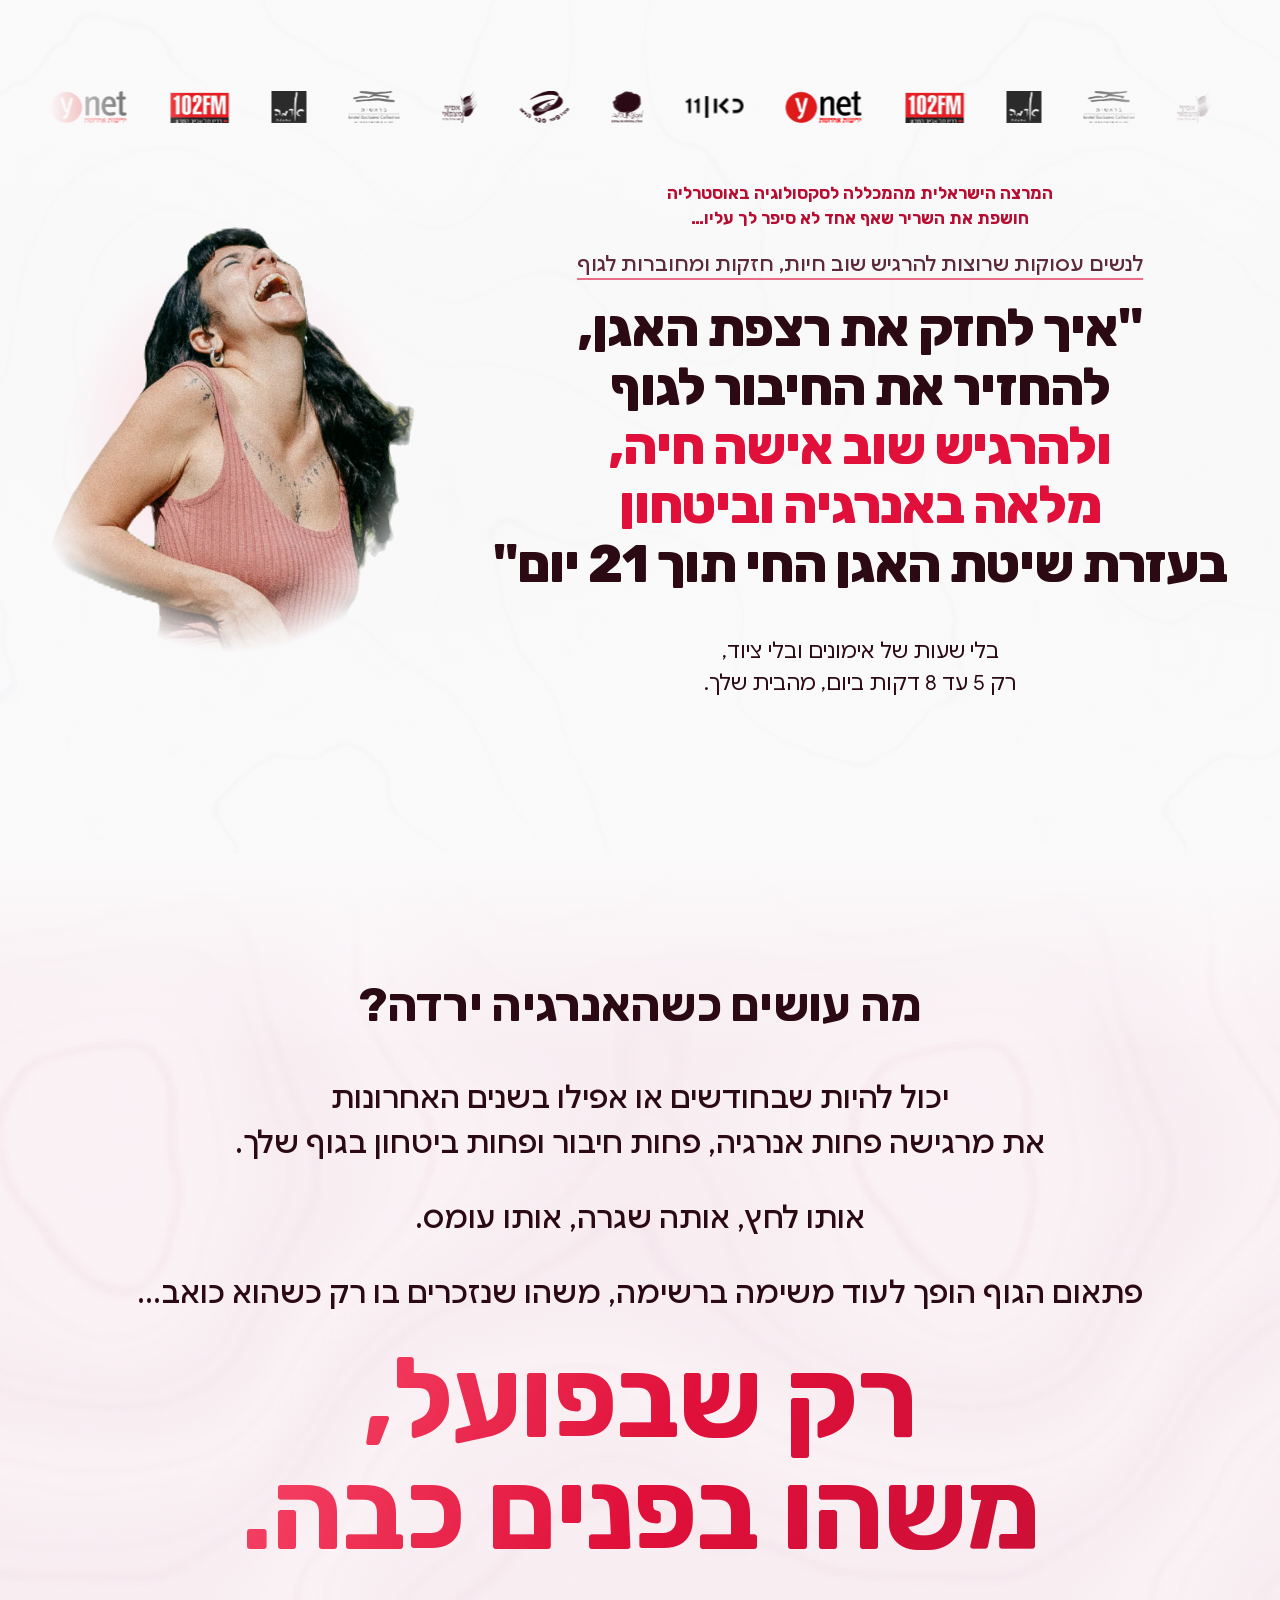
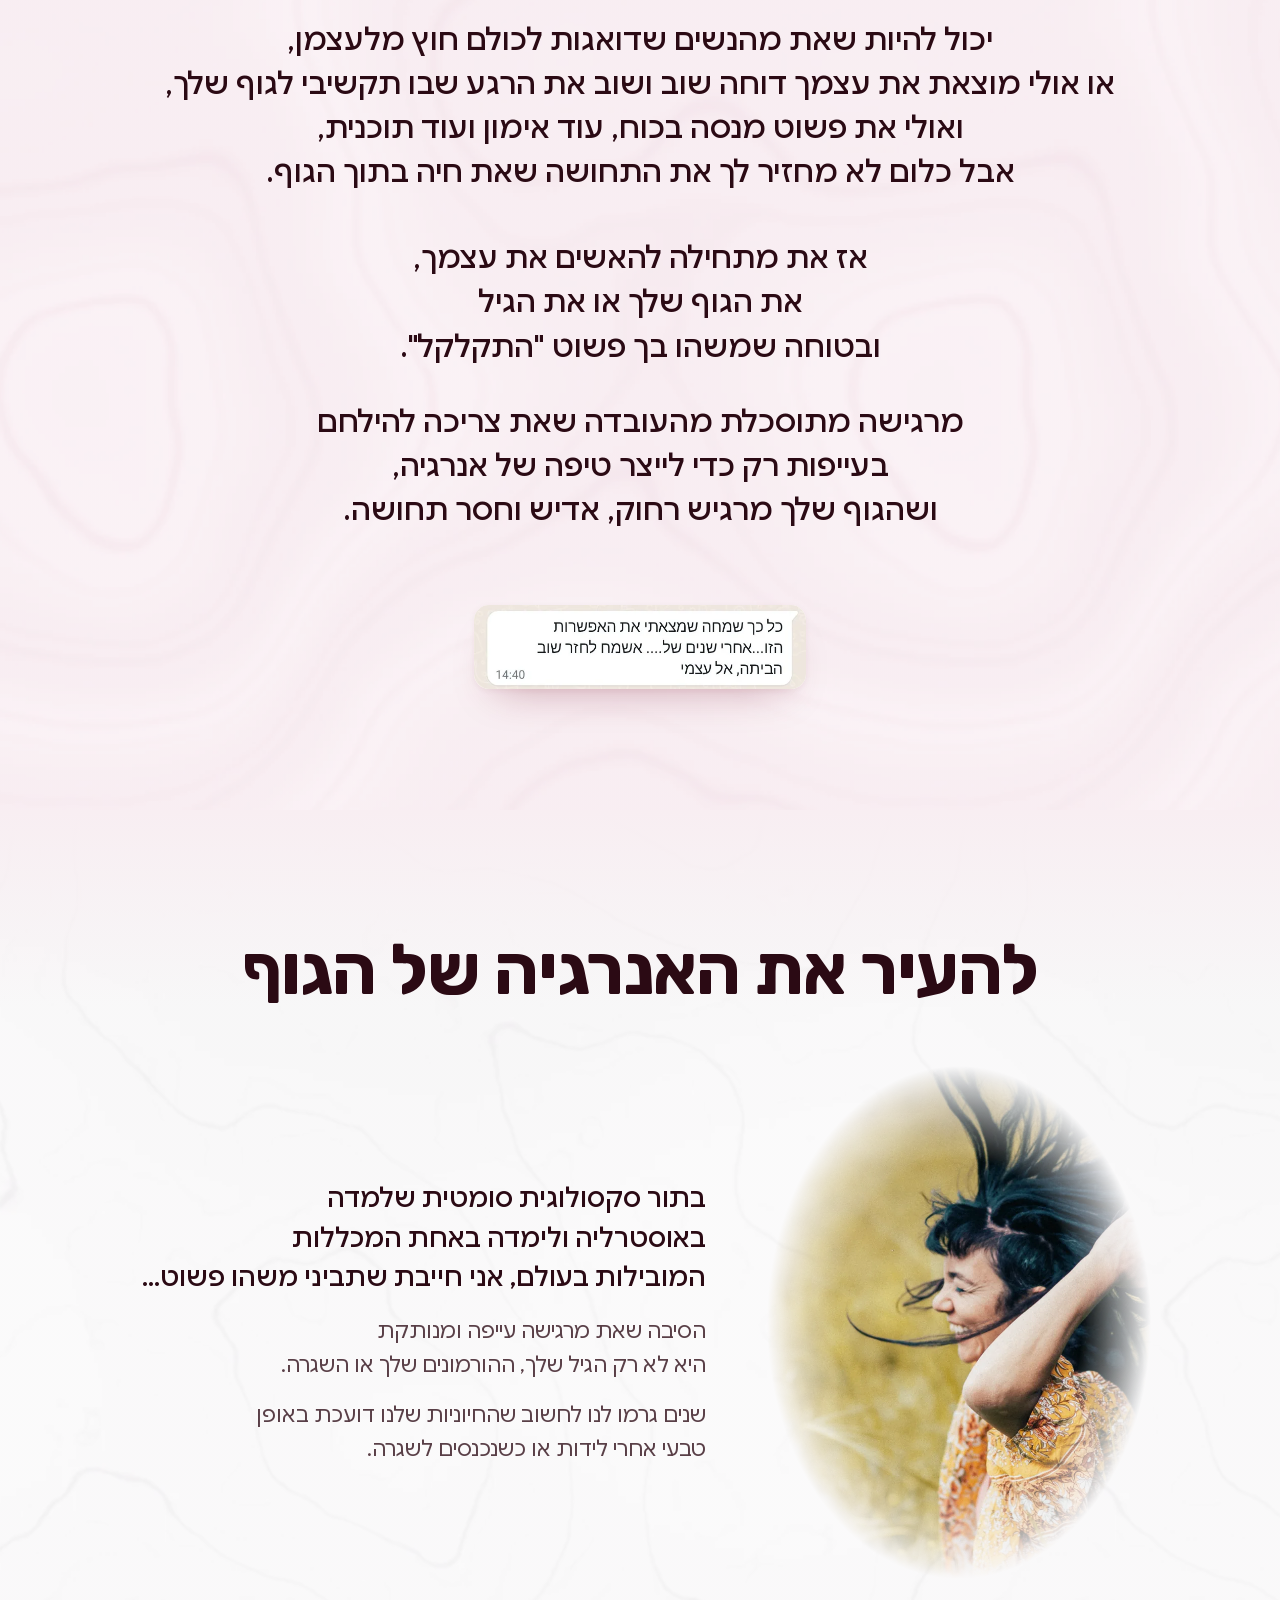
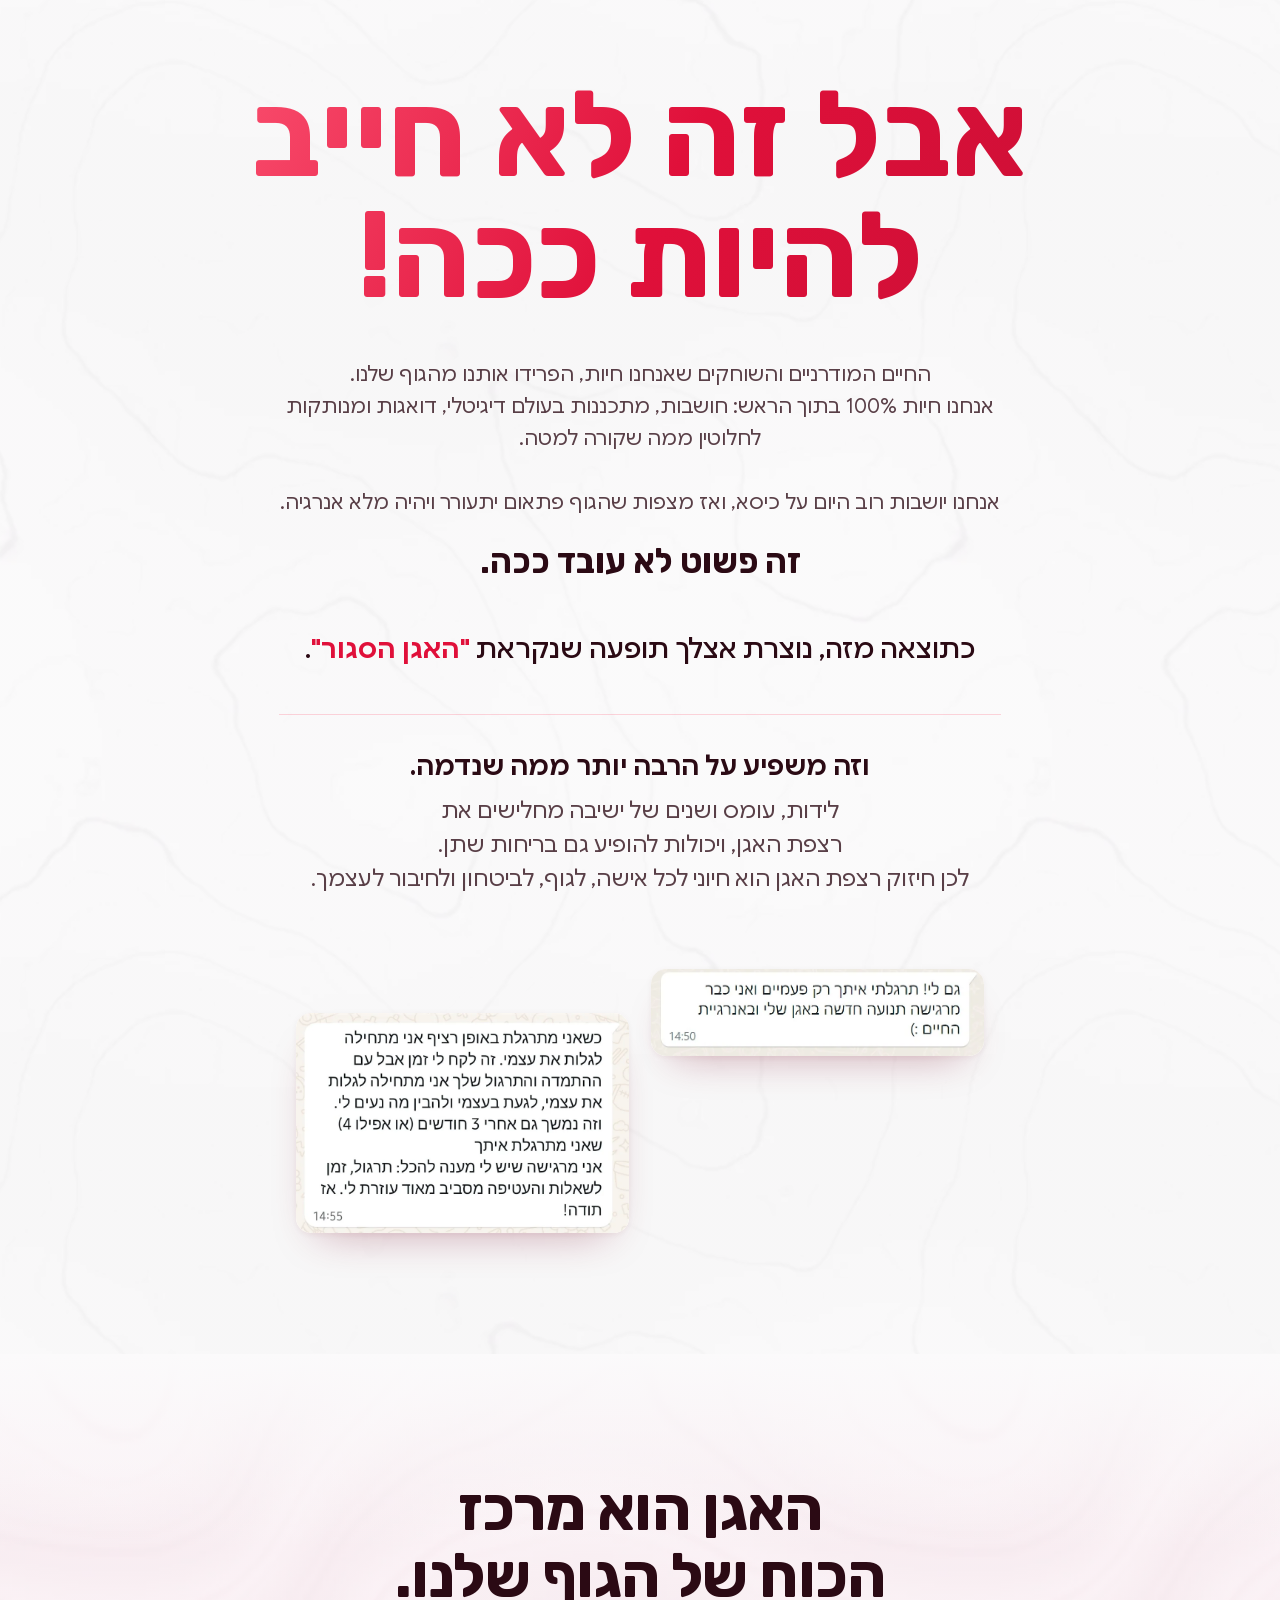
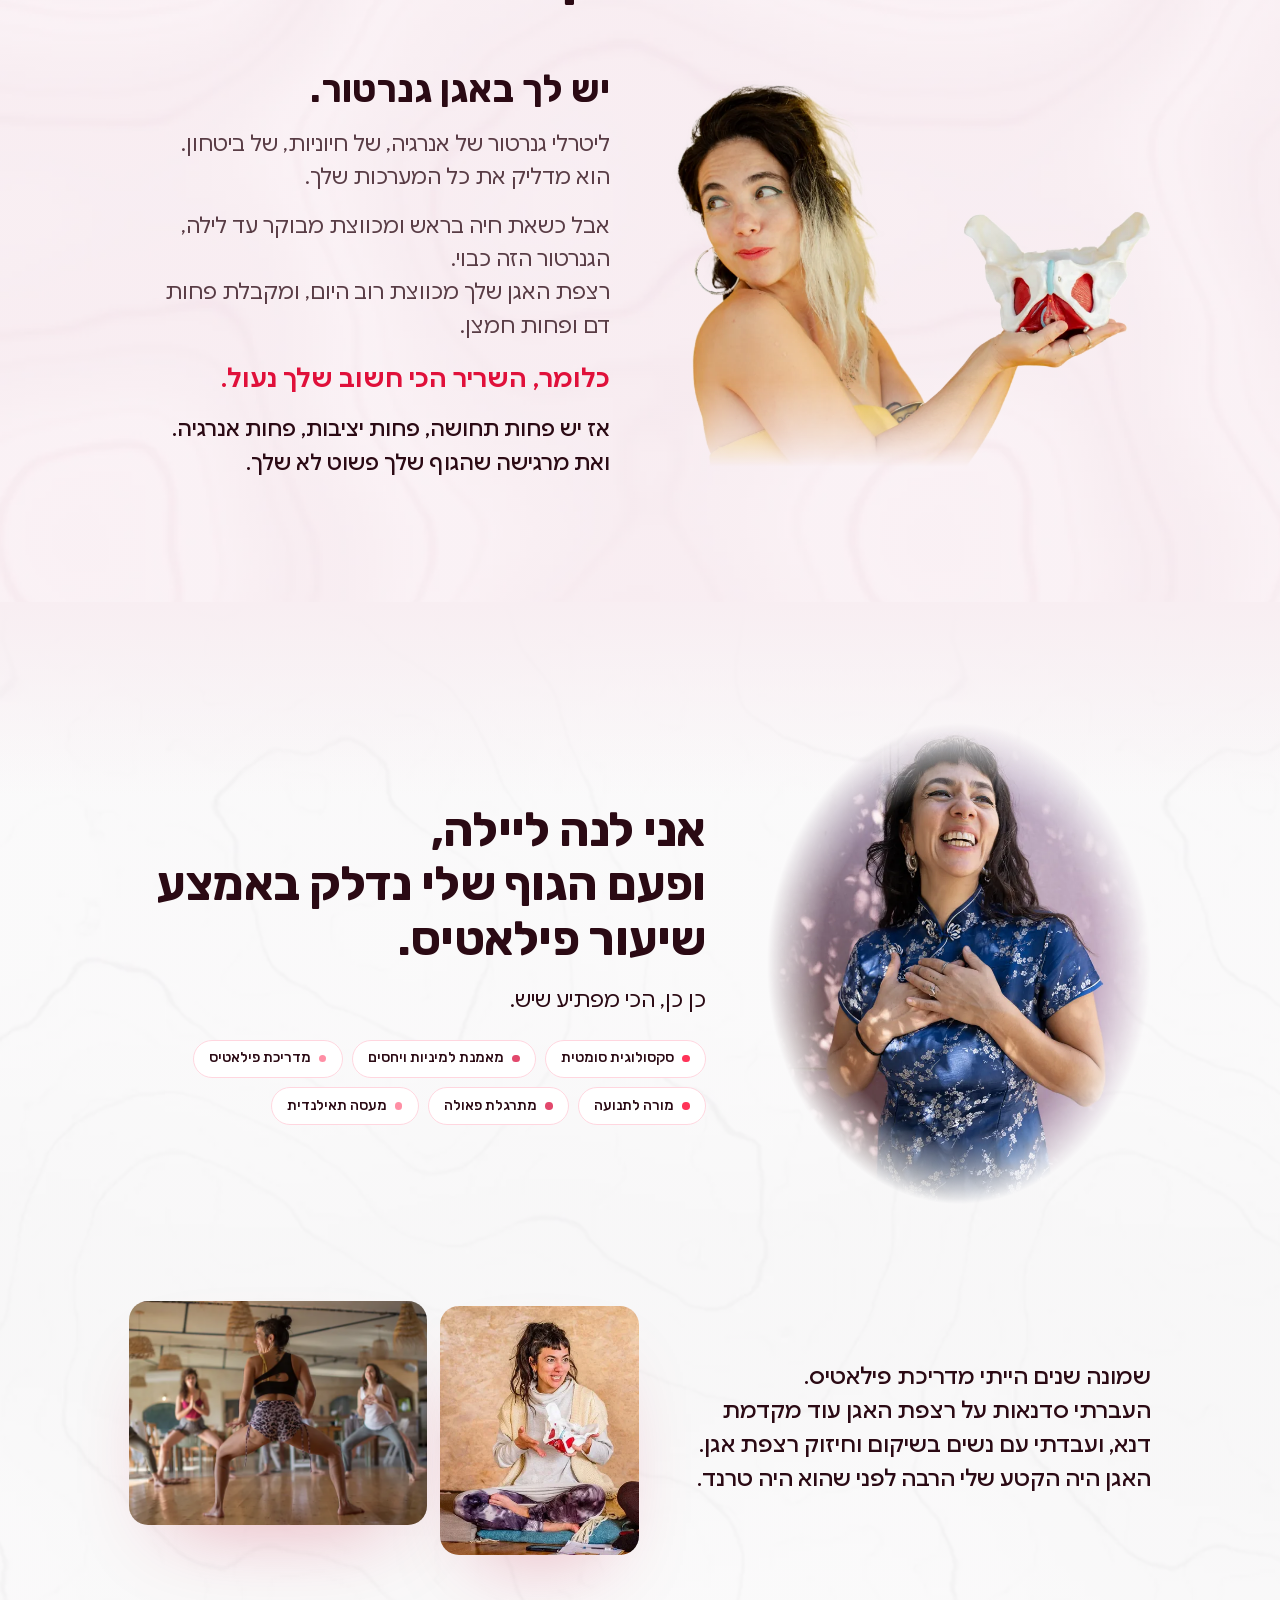
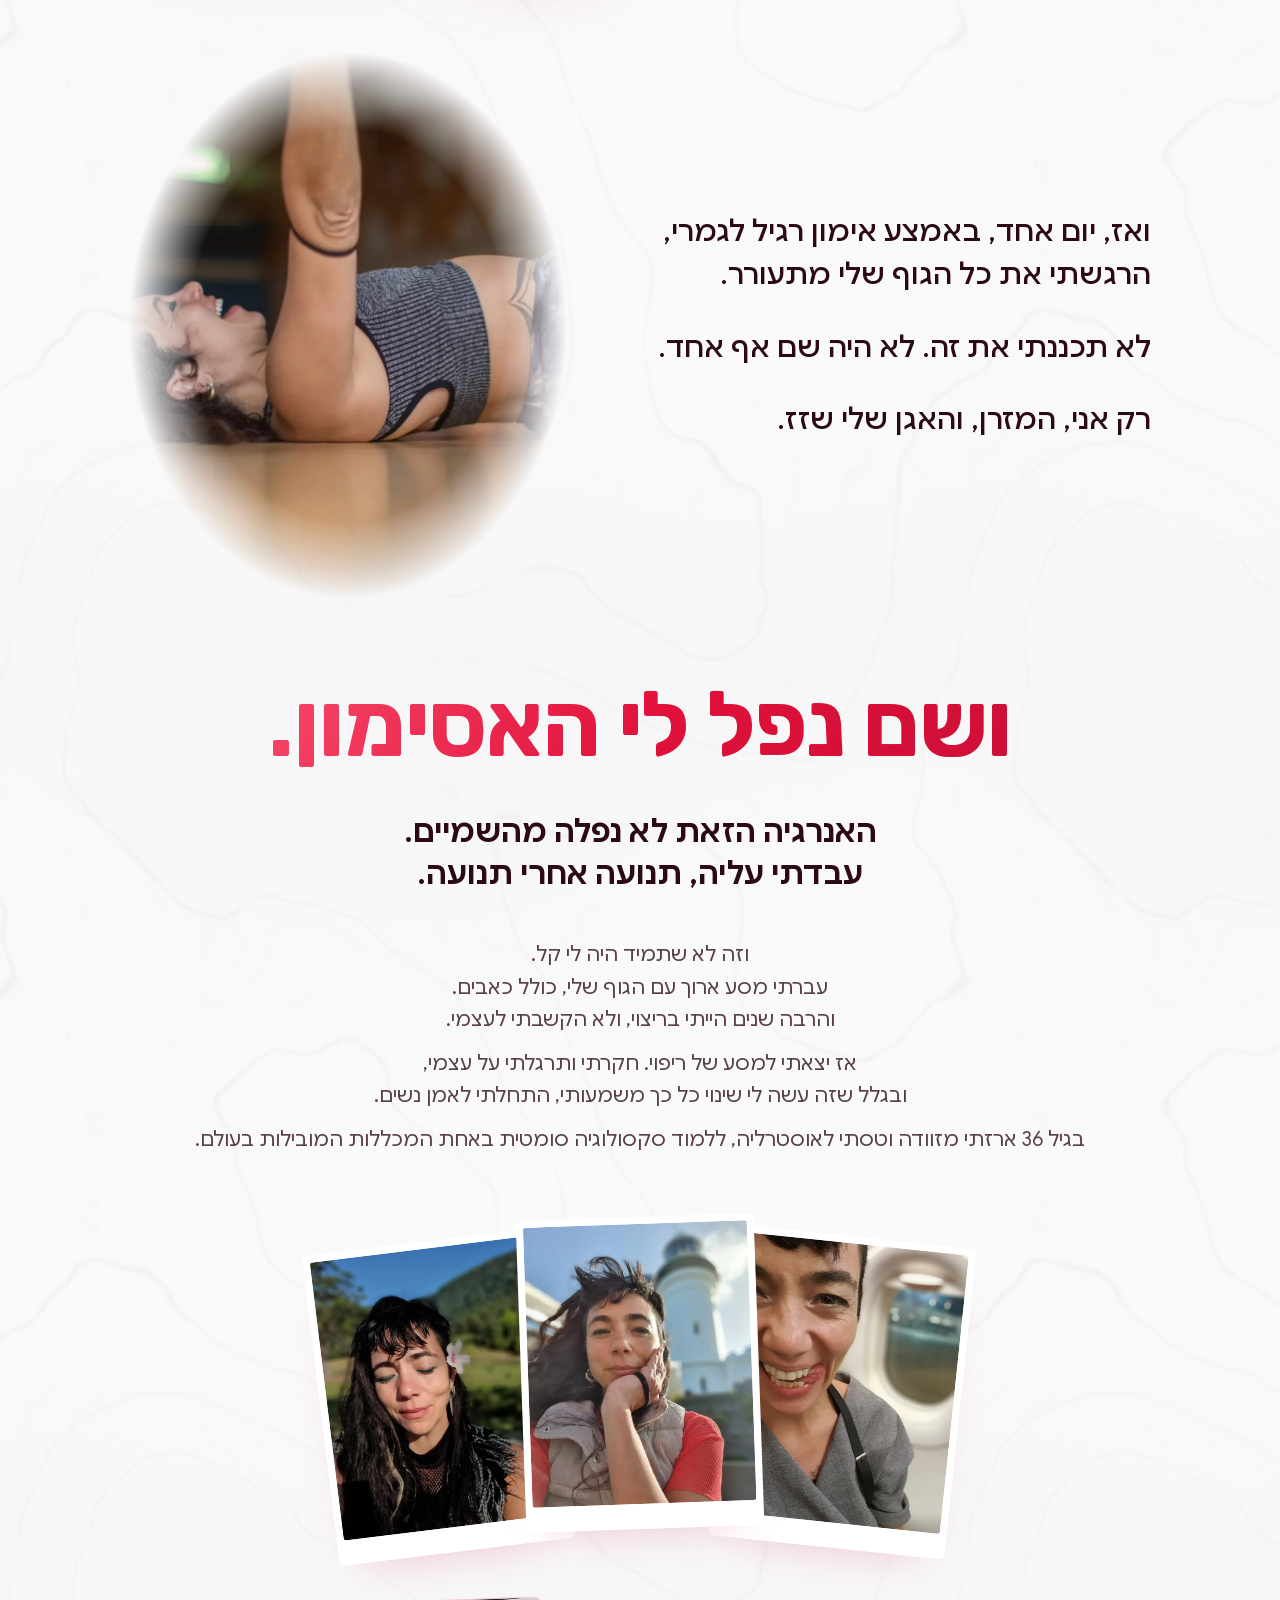
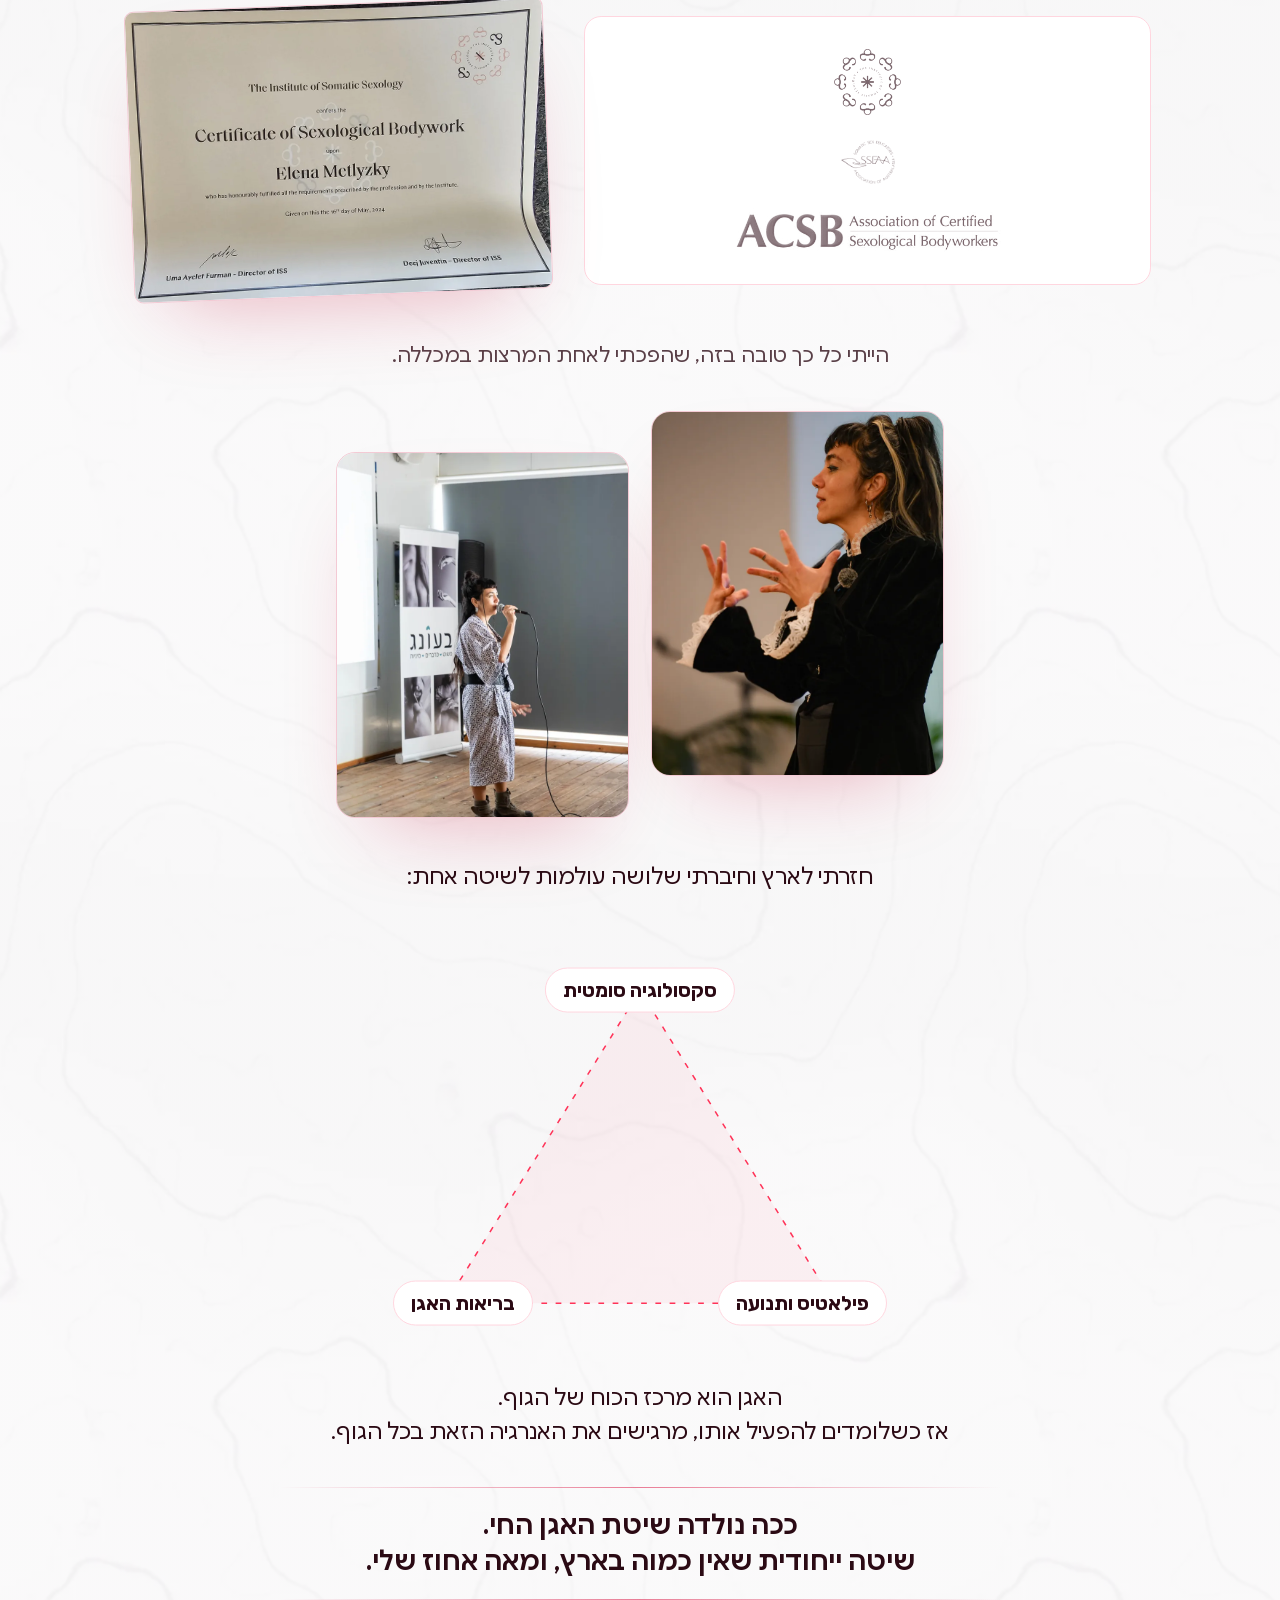
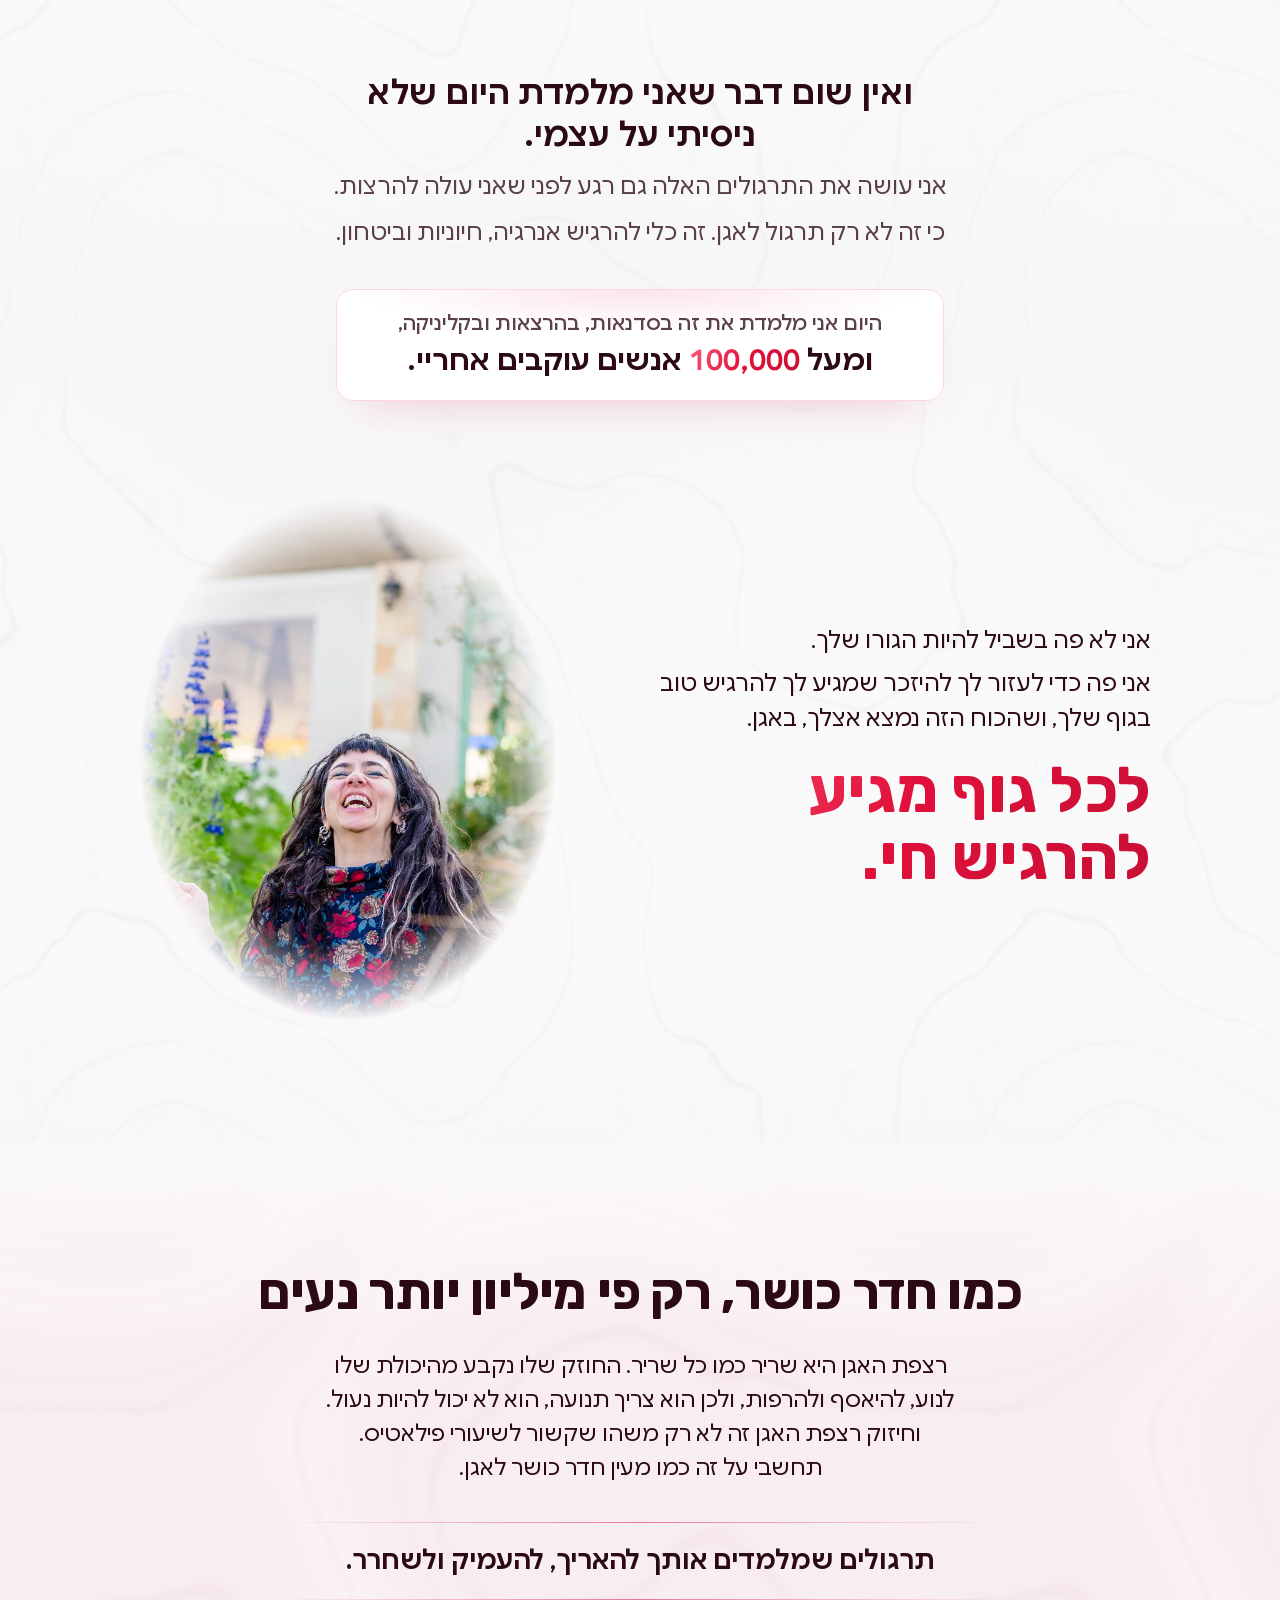
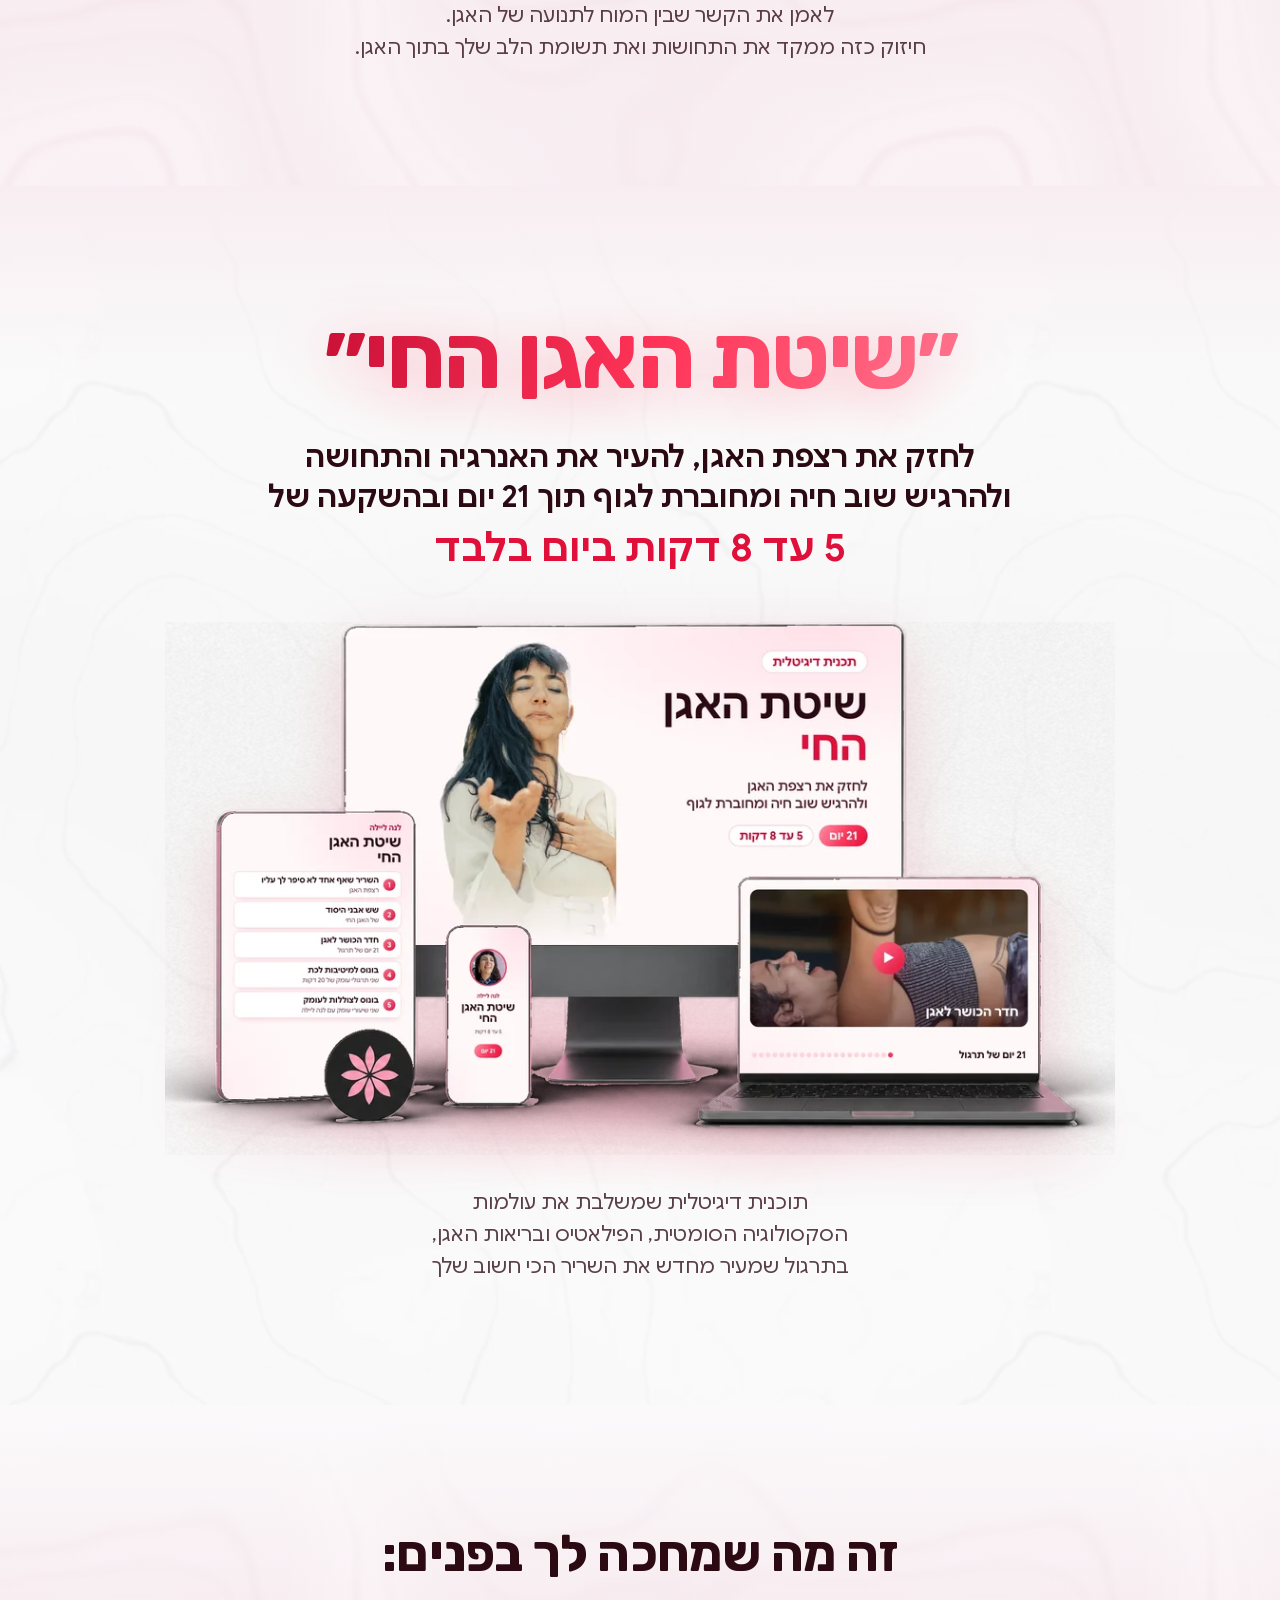
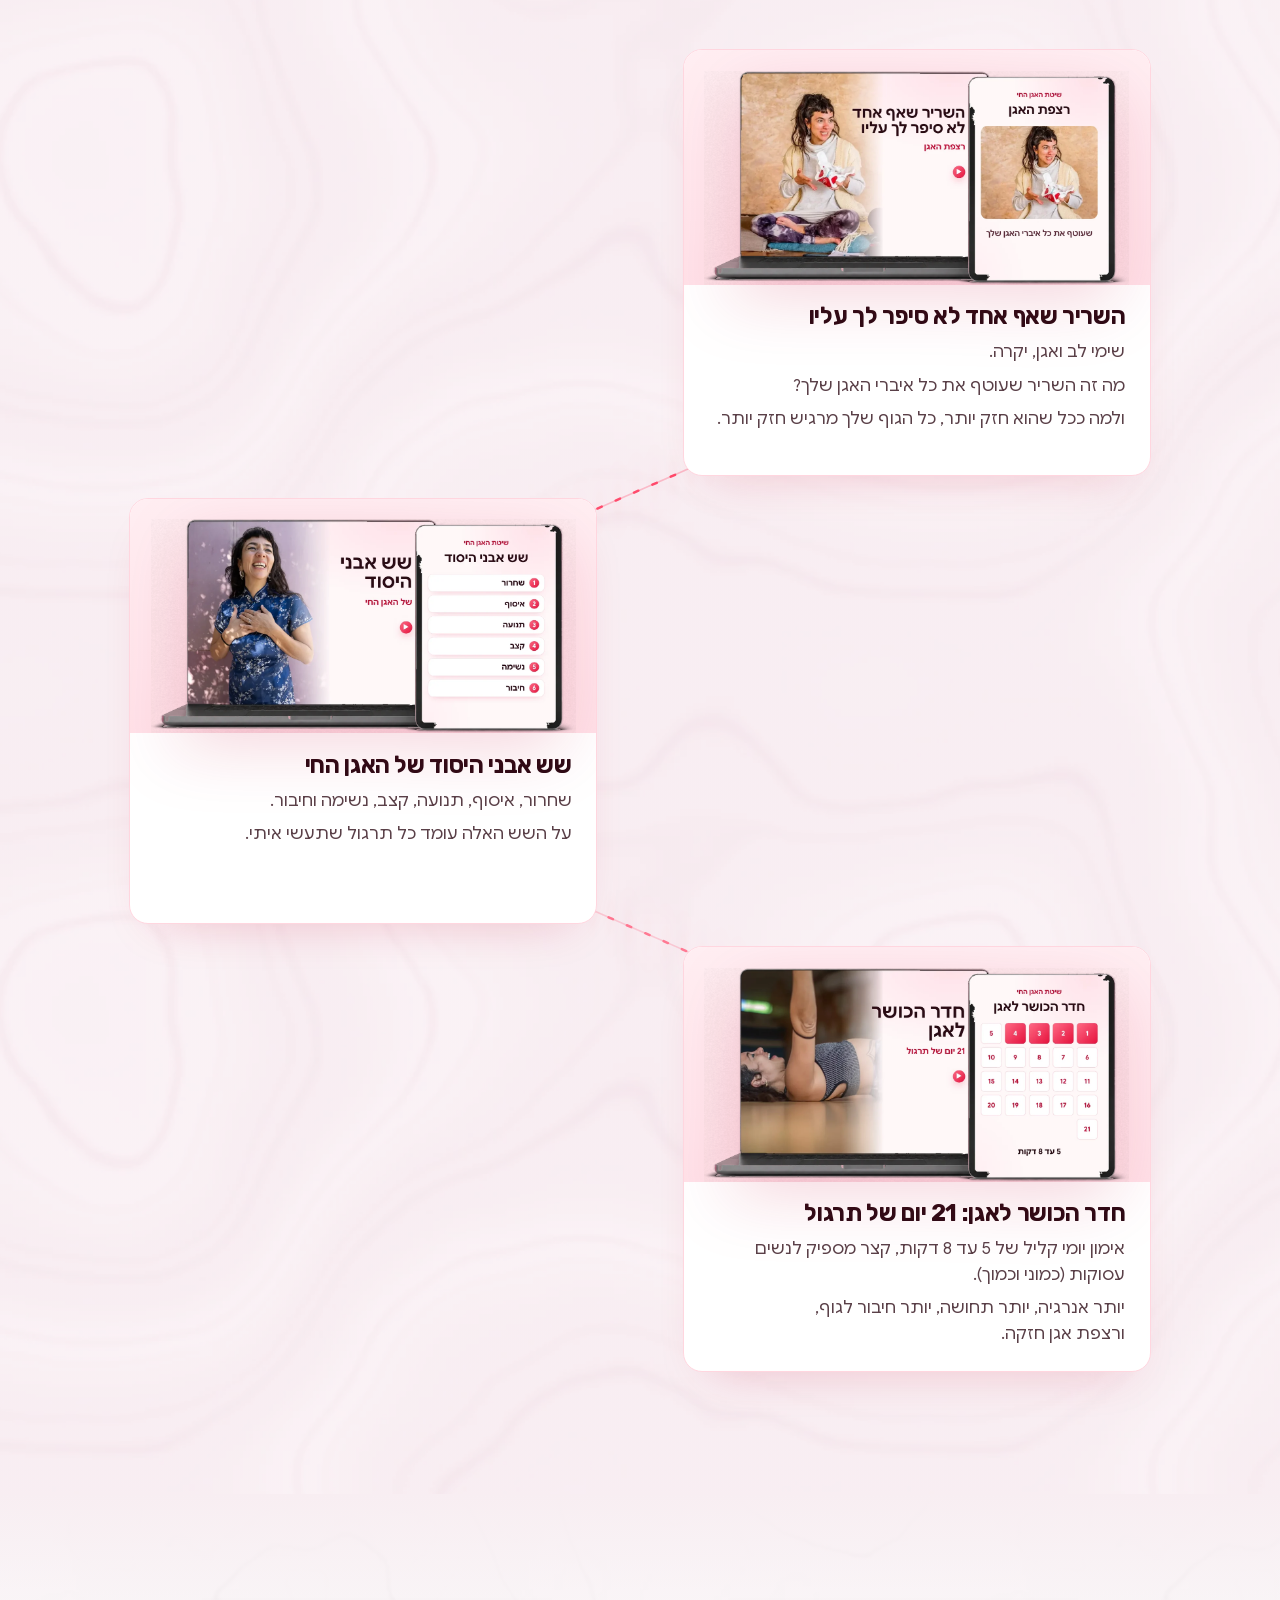
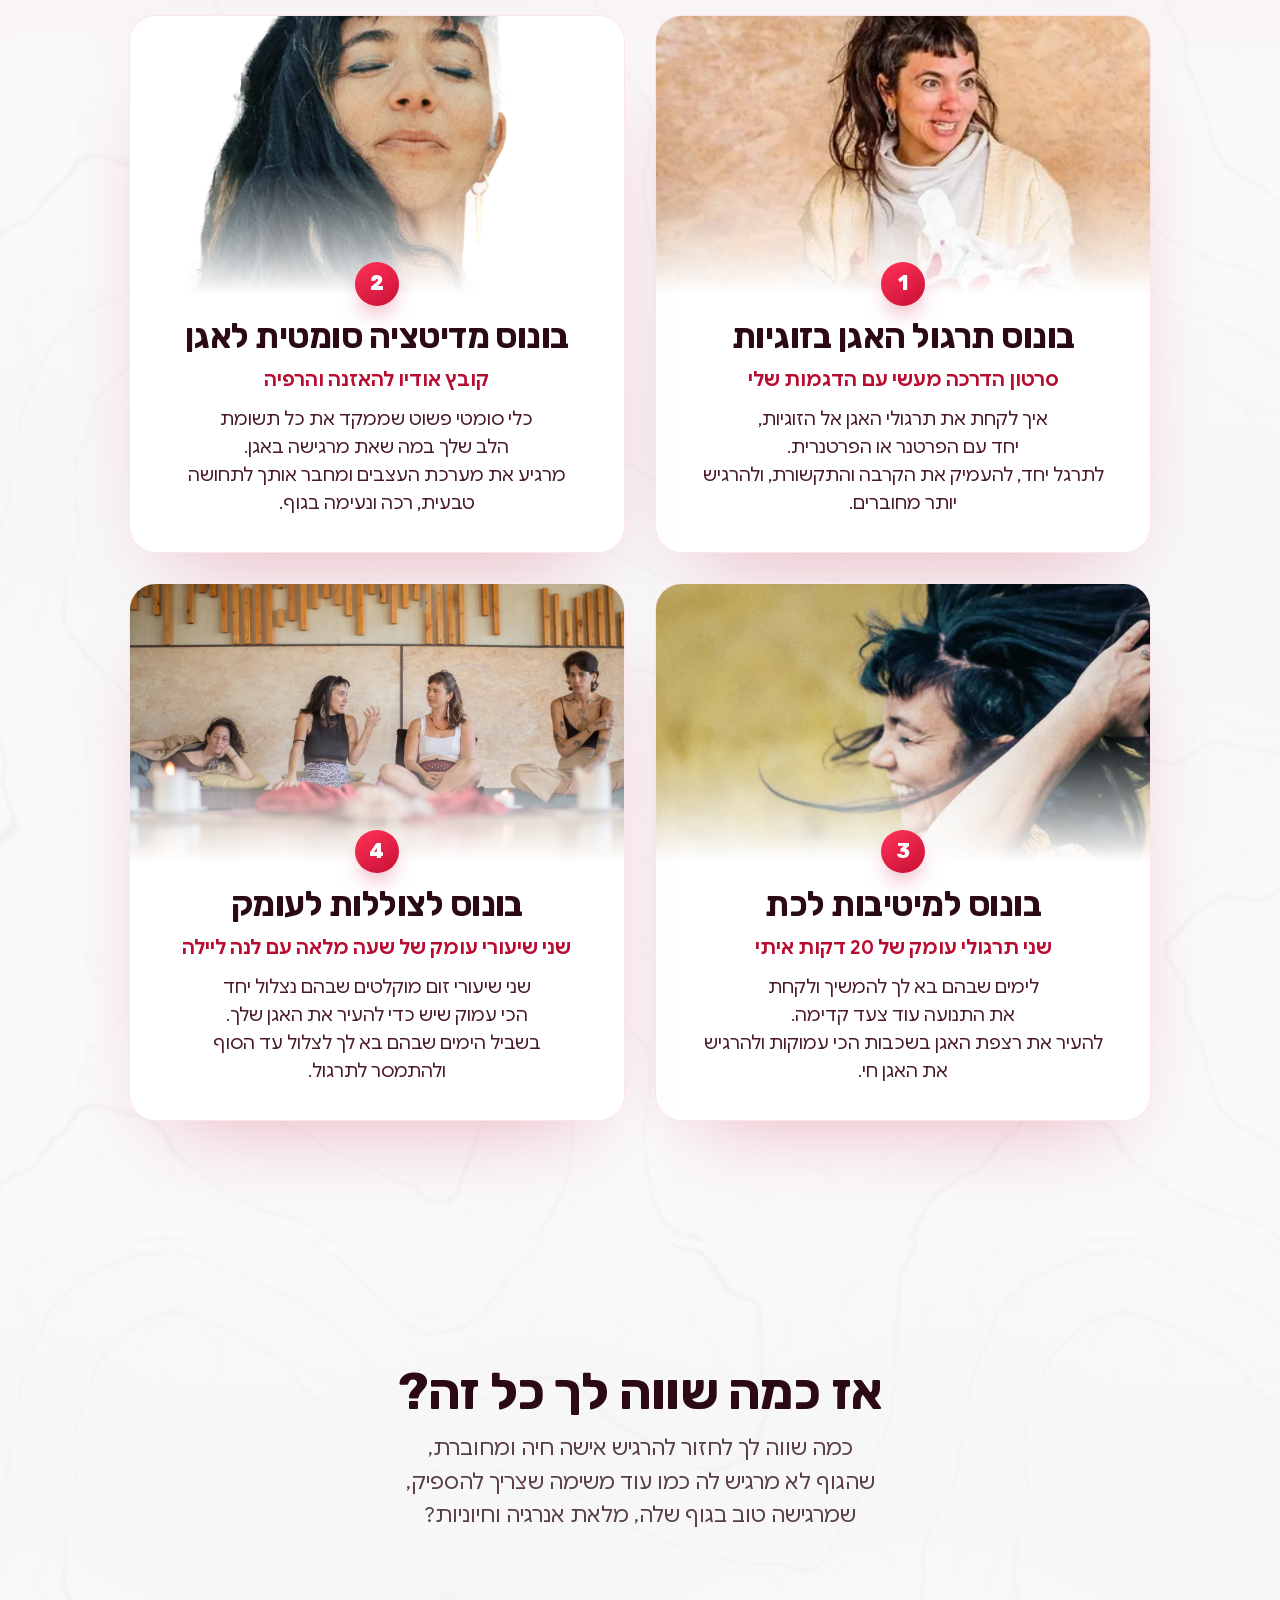
<file: agan/index.html>
<!doctype html>
<html lang="he" dir="rtl" class="light">
<head>
<meta charset="utf-8">
<meta name="viewport" content="width=device-width, initial-scale=1">
<meta name="robots" content="noindex">
<title>שיטת האגן החי | לנה ליילה</title>
<link rel="preload" href="../assets/hero-laugh.webp" as="image" fetchpriority="high">
<link rel="preload" href="../assets/fonts/rubik-hebrew.woff2" as="font" type="font/woff2" crossorigin>
<link rel="preload" href="../assets/fonts/gsans-hebrew.woff2" as="font" type="font/woff2" crossorigin>
<style>
/* the fonts live next to the page, no trip to Google before the first paint (Mor 11.11, "the page is slow") */
@font-face { font-family: 'Google Sans'; font-style: normal; font-weight: 400 700; font-display: swap; src: url(../assets/fonts/gsans-hebrew.woff2) format('woff2'); unicode-range: U+0307-0308, U+0590-05FF, U+200C-2010, U+20AA, U+25CC, U+FB1D-FB4F; }
@font-face { font-family: 'Google Sans'; font-style: normal; font-weight: 400 700; font-display: swap; src: url(../assets/fonts/gsans-latin-ext.woff2) format('woff2'); unicode-range: U+0100-02BA, U+02BD-02C5, U+02C7-02CC, U+02CE-02D7, U+02DD-02FF, U+0304, U+0308, U+0329, U+1D00-1DBF, U+1E00-1E9F, U+1EF2-1EFF, U+2020, U+20A0-20AB, U+20AD-20C4, U+2113, U+2C60-2C7F, U+A720-A7FF; }
@font-face { font-family: 'Google Sans'; font-style: normal; font-weight: 400 700; font-display: swap; src: url(../assets/fonts/gsans-latin.woff2) format('woff2'); unicode-range: U+0000-00FF, U+0131, U+0152-0153, U+02BB-02BC, U+02C6, U+02DA, U+02DC, U+0304, U+0308, U+0329, U+2000-206F, U+20AC, U+2122, U+2191, U+2193, U+2212, U+2215, U+FEFF, U+FFFD; }
@font-face { font-family: 'Rubik'; font-style: normal; font-weight: 400 800; font-display: swap; src: url(../assets/fonts/rubik-hebrew.woff2) format('woff2'); unicode-range: U+0307-0308, U+0590-05FF, U+200C-2010, U+20AA, U+25CC, U+FB1D-FB4F; }
@font-face { font-family: 'Rubik'; font-style: normal; font-weight: 400 800; font-display: swap; src: url(../assets/fonts/rubik-latin-ext.woff2) format('woff2'); unicode-range: U+0100-02BA, U+02BD-02C5, U+02C7-02CC, U+02CE-02D7, U+02DD-02FF, U+0304, U+0308, U+0329, U+1D00-1DBF, U+1E00-1E9F, U+1EF2-1EFF, U+2020, U+20A0-20AB, U+20AD-20C4, U+2113, U+2C60-2C7F, U+A720-A7FF; }
@font-face { font-family: 'Rubik'; font-style: normal; font-weight: 400 800; font-display: swap; src: url(../assets/fonts/rubik-latin.woff2) format('woff2'); unicode-range: U+0000-00FF, U+0131, U+0152-0153, U+02BB-02BC, U+02C6, U+02DA, U+02DC, U+0304, U+0308, U+0329, U+2000-206F, U+20AC, U+2122, U+2191, U+2193, U+2212, U+2215, U+FEFF, U+FFFD; }
</style>
<link rel="stylesheet" href="../lp.css">
<link rel="stylesheet" href="../lp-light.css">
<style>
/* Lena, the orgasmic pelvis. Version 1: skill 1, light. Only what the kit does not have lives here.
   Lena 10.11: pink and white marble instead of the patterns, her laughing cut-out on top, juicy fruit, no frames, rings or arches */
.center{text-align:center}
.uline{text-decoration:underline;text-decoration-color:rgba(var(--a1-rgb),.6);text-decoration-thickness:2px;text-underline-offset:7px}

/* the two marbles, lighter (Lena 11.11: "צריך לעשות אותו בהיר יותר", the veins fought with the headline) */
html.light body{background:#fbfafb}
.marble-w{background:linear-gradient(rgba(251,250,251,.6),rgba(251,250,251,.6)),url(../assets/marble-white.webp) center/1000px repeat #fbfafb}
html.light .sec--plum{background:linear-gradient(rgba(249,240,244,.62),rgba(249,240,244,.62)),url(../assets/marble-pink.webp) center/900px repeat #f7ebf0}
.hero.marble-w{background:linear-gradient(rgba(251,250,251,.8),rgba(251,250,251,.8)),url(../assets/marble-white.webp) center/1000px repeat #fbfafb}
.sec--plum::after{display:none}
/* flow (Lena 11.11: "יותר בפלואו, פחות קאטים"): each section melts into the one before it, no hard line */
main>.sec,main>.hero{position:relative}
main>.sec>.wrap{position:relative;z-index:1}
.marble-w+.sec--plum::before,.sec--plum+.marble-w::before{content:"";position:absolute;inset:0 0 auto;height:clamp(110px,16vw,220px);pointer-events:none;z-index:0}
.marble-w+.sec--plum::before{background:linear-gradient(#fbfafb,rgba(251,250,251,0))}
.sec--plum+.marble-w::before{background:linear-gradient(#f8eef2,rgba(248,238,242,0))}
/* one family for the headlines (Lena 11.11: "יש פה כמה סוגים של פונטים"): Rubik like the headline on top, Google Sans for reading */
h1,h2,h3,h4,.lie,.lock,.story__quote,.closer__big,.step__num,.paycard .now,.chakra__copy .big,.tri__n,.pills li{font-family:"Rubik","Google Sans",system-ui,Arial,sans-serif}
/* pictures fade into the page instead of sitting in boxes (Lena 11.11: "הייתי עושה פייד ולא כאלה") */
.soft img{-webkit-mask-image:radial-gradient(closest-side,#000 72%,transparent);mask-image:radial-gradient(closest-side,#000 72%,transparent)}

/* hero */
.hero__kicker{color:var(--t-mid);font-weight:500;font-size:clamp(16px,1.6vw,20px);max-width:640px}
.hero__for{margin-top:18px;font-weight:500;font-size:clamp(17px,1.7vw,21px);line-height:1.6;max-width:680px}
.hero h1{margin-top:20px;font-size:clamp(25px,5.4vw,34px);line-height:1.22;max-width:none}
.hero h1 .ln{display:block;text-wrap:balance}
.hero__sub{max-width:620px}
.portrait{aspect-ratio:621/754;width:min(80vw,400px)}
.portrait{position:relative}
.portrait::before{content:"";position:absolute;inset:6% 4% 10%;border-radius:50%;background:radial-gradient(closest-side,rgba(255,143,165,.34),rgba(255,143,165,0));z-index:0}
.portrait img{position:relative;z-index:1;-webkit-mask-image:radial-gradient(ellipse 60% 54% at 50% 42%,#000 72%,transparent 100%);mask-image:radial-gradient(ellipse 60% 54% at 50% 42%,#000 72%,transparent 100%)}
@media(min-width:980px){.hero .wrap{max-width:1400px}.hero__cols{grid-template-columns:1fr auto}.portrait{width:min(30vw,420px)}}
.hero__sub{font-weight:400;margin-top:26px}
html.light .creds img{filter:url(#ink);opacity:.62}
/* the press strip in each logo's own colours (Mor 09.11) */
html.light .marquee img{filter:none;opacity:1}

/* pain */
.story .story__open{font-size:clamp(28px,5.2vw,50px);line-height:1.22;max-width:900px;margin-inline:auto;text-wrap:balance}


/* ignite */
.ignite{text-align:center}
.ignite__h{font-size:clamp(34px,7vw,74px)}
.ignite__grid{display:grid;gap:clamp(28px,5vw,64px);align-items:center;margin-top:clamp(30px,5vw,60px);text-align:right}
.ignite__pic{max-width:420px;width:100%;margin-inline:auto}
.ignite__pic img{width:100%;-webkit-mask-image:radial-gradient(closest-side,#000 64%,transparent);mask-image:radial-gradient(closest-side,#000 64%,transparent)}
.ignite__copy .lead{font-weight:500;font-size:clamp(20px,2.4vw,27px)}
.ignite__copy .sub{margin-top:18px;font-size:clamp(18px,2vw,22px)}
.lie{margin-top:clamp(44px,7vw,90px);font-weight:700;font-size:clamp(52px,13vw,128px);line-height:1;padding-block:.08em}
.ignite .sub.center{max-width:780px;margin:clamp(22px,3vw,34px) auto 0}
.floor{max-width:760px;margin:clamp(30px,4vw,48px) auto 0;padding-top:clamp(24px,3vw,34px);border-top:1px solid rgba(var(--a1-rgb),.2)}
.floor p{font-size:clamp(18px,2.2vw,23px);line-height:1.55;color:var(--t-mid);text-wrap:balance}
.floor .floor__lead{margin-bottom:8px;font-weight:700;font-size:clamp(20px,2.6vw,27px);color:var(--t-hi)}
.lock{margin-top:clamp(14px,2vw,22px);font-weight:700;font-size:clamp(22px,3.4vw,36px);line-height:1.3}
.frozen{margin:clamp(30px,4vw,48px) auto 0;max-width:720px;font-size:clamp(20px,2.8vw,28px);line-height:1.45;font-weight:500}
.frozen .hot{font-weight:700}
@media(min-width:900px){.ignite__grid{grid-template-columns:.8fr 1.2fr}}

/* the pelvis is the center (Lena 10.11: right after the closed pelvis, before who she is) */
.chakra{text-align:center}
.chakra__h{font-size:clamp(32px,6vw,64px);max-width:900px;margin-inline:auto}
.chakra__grid{display:grid;gap:clamp(28px,5vw,64px);align-items:center;margin-top:clamp(30px,5vw,60px)}
.gen{width:min(100%,520px);margin-inline:auto}
.gen img{width:100%;-webkit-mask-image:linear-gradient(#000 78%,transparent);mask-image:linear-gradient(#000 78%,transparent)}
.chakra__copy{text-align:right}
.chakra__copy p{font-size:clamp(18px,2.1vw,22px);color:var(--t-mid);line-height:1.6}
.chakra__copy p+p{margin-top:16px}
.chakra__copy .big{font-weight:700;font-size:clamp(26px,4vw,40px);color:var(--t-hi);line-height:1.2}
.chakra__copy .key{font-weight:700;font-size:clamp(20px,2.5vw,26px);color:var(--a1-text)}
.chakra__copy .end{color:var(--t-hi);font-weight:500}
@media(min-width:900px){.chakra__grid{grid-template-columns:1fr 1fr}}
@media(max-width:899px){.chakra__copy{text-align:center}}

/* about */
.about__copy h2{font-size:clamp(30px,4.4vw,50px);line-height:1.15}
.about__copy .sub{font-size:clamp(18px,2.2vw,22px)}
.about__photo::before{display:none}
html.light .about__photo .frame{border:0;border-radius:0;box-shadow:none;background:none}
.about__photo img{object-position:50% 20%}
.pills{list-style:none;display:flex;flex-wrap:wrap;gap:10px;margin-top:24px}
.pills li{display:inline-flex;align-items:center;gap:8px;padding:9px 16px;border-radius:999px;background:var(--card);border:1px solid var(--card-line);box-shadow:var(--sh-1);font-weight:500;font-size:15px;line-height:1.3}
.pills li::before{content:"";width:8px;height:8px;border-radius:50%;background:var(--a1);flex:0 0 auto}
.pills li:nth-child(3n+2)::before{background:var(--a2)}.pills li:nth-child(3n)::before{background:#ff8fa5}
.work{display:grid;gap:clamp(24px,4vw,56px);align-items:center;margin-top:clamp(56px,8vw,110px)}
.work .lead{font-weight:500}
.work__pics{display:grid;grid-template-columns:.8fr 1.2fr;gap:14px;align-items:end}
.work__pics figure{border-radius:20px;overflow:hidden;box-shadow:var(--sh-2)}
.work__pics figure:first-child{aspect-ratio:4/5}
.work__pics figure:last-child{aspect-ratio:4/3;margin-bottom:10%}
.work__pics img{width:100%;height:100%;object-fit:cover}
.moment{display:grid;gap:clamp(24px,4vw,56px);align-items:center;margin-top:clamp(56px,8vw,110px)}
.moment__pic{max-width:480px;width:100%;margin-inline:auto;aspect-ratio:4/5}
.moment__pic img{width:100%;height:100%;object-fit:cover;object-position:35% 50%}
.moment .story__flow{margin-top:0;text-align:right}
.moment .story__flow p{font-size:clamp(20px,2.8vw,30px);font-weight:500;line-height:1.5}
.about .story__quote{text-align:center;font-size:clamp(40px,9vw,96px);margin-top:clamp(40px,6vw,80px)}
.about .about__teach{margin-top:0}
.about__more p{color:var(--t-mid)}
.tri{position:relative;width:min(100%,520px);aspect-ratio:300/250;margin:clamp(30px,5vw,50px) auto clamp(20px,3vw,30px)}
.tri__lines{position:absolute;inset:0;width:100%;height:100%;overflow:visible}
.tri__lines path{fill:rgba(var(--a1-rgb),.05);stroke:var(--a1);stroke-width:1.6;stroke-dasharray:6 9;animation:flow 2.6s linear infinite;vector-effect:non-scaling-stroke}
.tri__n{position:absolute;padding:10px 18px;border-radius:999px;background:var(--card);border:1px solid var(--card-line);box-shadow:var(--sh-1);
  font-weight:700;font-size:clamp(16px,2.2vw,21px);line-height:1.2;white-space:nowrap}
.tri__n--1{left:50%;top:12%;transform:translate(-50%,-50%)}
.tri__n--2{right:0;top:88%;transform:translateY(-50%)}
.tri__n--3{left:0;top:88%;transform:translateY(-50%)}
.about .lead.center{max-width:760px;margin:clamp(20px,3vw,30px) auto 0}
.about .hair{text-align:center}
.saying{max-width:820px;margin:clamp(44px,6vw,80px) auto 0;text-align:center}
.saying p{font-size:clamp(19px,2.4vw,24px);line-height:1.55;color:var(--t-mid)}
.saying p:first-child{font-weight:700;font-size:clamp(23px,3.2vw,34px);line-height:1.3;color:var(--t-hi)}
.saying p+p{margin-top:12px}
.statrail .pre{font-weight:500;font-size:clamp(17px,2vw,21px);color:var(--t-mid);margin-bottom:6px}
/* the press: just the clippings, no browser bars and no tilt (Lena 10.11) */
html.light .clip{border:0;background:none;border-radius:14px}
.about .clips{max-width:760px}
@media(min-width:760px){.about .clips{grid-template-columns:.8fr 1fr;gap:26px;align-items:center}.about .clip--m{margin-top:0}}
.closer{display:grid;gap:clamp(24px,4vw,56px);align-items:center;margin-top:clamp(56px,8vw,110px)}
.closer__pic{max-width:440px;width:100%;margin-inline:auto;aspect-ratio:4/5}
.closer__pic img{width:100%;height:100%;object-fit:cover}
.closer__txt p{font-size:clamp(19px,2.4vw,24px);line-height:1.5}
.closer__txt p+p{margin-top:10px}
.closer__big{margin-top:18px!important;font-weight:700;font-size:clamp(36px,6vw,66px)!important;line-height:1.08!important;padding-block:.06em}
@media(min-width:900px){
  .work{grid-template-columns:1fr 1.1fr}
  .moment{grid-template-columns:1.1fr .9fr}
  .closer{grid-template-columns:1.1fr .9fr}
}
@media(max-width:899px){.work,.moment,.closer{text-align:center}.moment .story__flow{text-align:center}}

/* gym */
.gym{text-align:center}
.gym h2{max-width:900px;margin-inline:auto}
.gym .lead{max-width:780px;margin:clamp(20px,3vw,30px) auto 0}
.gym .sub{max-width:760px;margin:0 auto}
@media (min-width:860px){
  .reel:nth-child(1),.js .reel:nth-child(1):not(.is-on){transform:rotate(7deg) translateY(30px)}
  .reel:nth-child(2),.js .reel:nth-child(2):not(.is-on){transform:rotate(2.5deg) translateY(6px)}
  .reel:nth-child(3),.js .reel:nth-child(3):not(.is-on){transform:rotate(-2.5deg) translateY(6px)}
  .reel:nth-child(4),.js .reel:nth-child(4):not(.is-on){transform:rotate(-7deg) translateY(30px)}
}

/* method (Mor 11.11: no strawberry beside the name) */
.method{text-align:center}
.method__top{display:grid;gap:6px;justify-items:center}
.method .product__name{font-style:normal;font-size:clamp(38px,8.2vw,96px);margin-top:0;filter:drop-shadow(0 12px 30px var(--name-glow))}
.method .product__lead{max-width:860px}
.method .product__lead .mins{display:inline-block;margin-top:6px;font-weight:700;font-size:1.3em;color:var(--a1-text)}
.method .stage{margin-top:clamp(24px,4vw,50px)}
.method .stage::before{background:radial-gradient(closest-side,rgba(var(--a1-rgb),.28),transparent)}
.method .sub{max-width:780px;margin:clamp(22px,3vw,34px) auto 0}

/* offer: three stops */
.offer4 .road__head h2{max-width:800px;margin-inline:auto}
.offer4 .stop h4{margin-top:0}
@media (min-width:860px){.offer4 .stop{display:block}.offer4 .stop__shot{height:auto;padding:22px 22px 0}.offer4 .stop__txt{padding:18px 26px 26px}}
.offer4 .stop__txt p+p{margin-top:8px}

/* four bonuses (Lena 11.11): white cards with her photo or her fruit melting in, a number, no tablets */
.bonus4__grid{display:grid;gap:clamp(22px,3vw,32px);max-width:1180px;counter-reset:bn}
.bcard4{position:relative;counter-increment:bn;display:flex;flex-direction:column;text-align:center;border-radius:28px;overflow:hidden;background:#fff;border:1px solid rgba(224,16,58,.1);box-shadow:var(--sh-2)}
.bcard4__pic{aspect-ratio:16/9;overflow:hidden}
.bcard4__pic img{width:100%;height:100%;object-fit:cover;-webkit-mask-image:linear-gradient(#000 55%,transparent);mask-image:linear-gradient(#000 55%,transparent)}
.bcard4__txt{position:relative;padding:0 clamp(20px,3vw,36px) clamp(26px,3vw,36px)}
.bcard4__txt::before{content:counter(bn);display:grid;place-items:center;width:46px;height:46px;margin:-34px auto 12px;border-radius:50%;background:linear-gradient(150deg,#ff3358,#c80f35);color:#fff;font:800 21px/1 "Rubik","Google Sans",sans-serif;box-shadow:0 12px 26px -10px rgba(200,15,53,.6)}
.bcard4 h2{font-size:clamp(26px,3vw,36px);line-height:1.18;color:#2b0a14;text-wrap:balance}
.bcard4 .bcard4__sub{margin-top:8px;font-weight:700;font-size:clamp(17px,1.9vw,20px);color:#b80d31}
.bcard4 p{margin-top:12px;font-size:clamp(17px,1.8vw,19px);line-height:1.55;color:#4a1a28;text-wrap:balance}
@media(min-width:900px){.bonus4__grid{grid-template-columns:1fr 1fr}}

/* the real messages, three at a time inside the story (Lena and Mor 11.11: spread, not in the offer) */
.pgroup{display:flex;flex-direction:column;gap:14px;max-width:520px;margin:clamp(44px,6vw,80px) auto 0}
.pshot{width:min(90%,440px);border-radius:16px;overflow:hidden;background:#fff;box-shadow:0 22px 44px -24px rgba(120,10,40,.38),0 2px 8px rgba(120,10,40,.06)}
.pshot:nth-child(odd){align-self:flex-start}
.pshot:nth-child(even){align-self:flex-end}
.pshot img{display:block;width:100%;height:auto}
@media(min-width:900px){.pgroup{flex-direction:row;align-items:center;justify-content:center;max-width:1120px;gap:24px}.pshot{width:auto;flex:1 1 0;max-width:350px}.pshot:nth-child(even){margin-top:46px}}

/* the anchor: three steps down, and each number is crossed out once the next step shows */
.anchor2{text-align:center}
.ask h2{max-width:780px;margin-inline:auto}
.ask p{margin:12px auto 0;max-width:640px;text-wrap:balance;font-size:clamp(18px,2.1vw,22px);color:var(--t-mid)}
.ladder{max-width:760px;margin:clamp(30px,5vw,52px) auto 0}
.step{position:relative;padding:clamp(22px,3vw,30px) 0}
.step+.step::before{content:"";position:absolute;top:-16px;left:50%;width:2px;height:32px;margin-left:-1px;border-radius:2px;background:linear-gradient(var(--a2-line),var(--a1))}
.step p{max-width:640px;margin-inline:auto;font-size:clamp(17px,1.9vw,20px);line-height:1.6}
.step p+p{margin-top:6px}
.step .step__no{font-weight:700;color:var(--t-hi);font-size:clamp(20px,2.4vw,26px);line-height:1.4}
.step .step__lead{margin-top:16px;font-weight:500;color:var(--t-hi)}
.step .step__lead:first-child{margin-top:0}
.step .step__why{margin-top:12px;color:var(--t-mid);text-wrap:balance}
.step__num{position:relative;display:inline-block;margin-top:8px;font-weight:700;letter-spacing:-.03em;line-height:1.05;color:var(--t-hi);font-size:clamp(46px,8vw,82px)}
.step__num--big{font-size:clamp(62px,13vw,128px)}
.nb{white-space:nowrap}
.step__num::after{content:"";position:absolute;left:-5%;right:-5%;top:50%;height:.08em;border-radius:9px;background:var(--no);transform:scaleX(0);transform-origin:right;transition:transform .8s var(--ease-out) .35s}
.step:has(+ .step.in) .step__num::after{transform:scaleX(1)}

/* the price card (the same card twice: after the anchor and at the very end) */
html.light .paycard{max-width:620px;background:#fff}
.paycard__name{font-size:clamp(27px,4.4vw,38px);line-height:1.2;background:var(--name-grad);-webkit-background-clip:text;background-clip:text;color:transparent;padding-bottom:.08em}
.paycard__list{list-style:none;margin:16px auto 0;padding:0;text-align:center;max-width:480px}
.paycard__list li{padding:11px 4px;font-size:clamp(16px,1.8vw,18px);line-height:1.5;color:var(--t-hi);text-wrap:balance}
.paycard .mock{max-width:480px;margin:-4px auto 12px;filter:var(--sh-img)}
.paycard__list li+li{border-top:1px solid var(--card-line)}
.paycard__list .bn{display:inline-block;margin-inline-end:8px;padding:1px 10px;border-radius:999px;background:rgba(224,16,58,.09);color:#b80d31;font-weight:700;font-size:.86em;white-space:nowrap}
.paycard__prices{margin-top:20px;padding-top:20px;border-top:1px solid var(--card-line)}
.paycard .old{font-size:clamp(18px,2.4vw,22px);line-height:1.55;color:var(--t-mid)}
.paycard .old s{color:var(--t-low);text-decoration-color:var(--no);text-decoration-thickness:2px}
.paycard .only{margin-top:12px;font-weight:700;font-size:clamp(18px,2.2vw,22px);color:var(--t-hi)}
.paycard .now{margin-top:2px;font-weight:700;font-size:clamp(64px,15vw,112px);line-height:1;background:var(--a1-tgrad);-webkit-background-clip:text;background-clip:text;color:transparent;text-shadow:none;padding-bottom:.06em}
.paycard .perday{margin-top:6px;font-size:16px;color:var(--t-mid)}
.paycard .btn{margin-top:22px}
.paycard .paynote,.cta-mid .paynote{text-wrap:balance}
/* the email form inside the card (09.11): field, the card's button, a thank-you line after sending */
.paycard .buyform{max-width:460px;margin:24px auto 0;gap:10px}
.paycard .buyform label{font-weight:500;font-size:15px;color:var(--t-hi)}
html.light .paycard .buyform input{font:inherit;font-size:18px;padding:16px 20px;direction:ltr;text-align:right;color:var(--t-hi);border-color:rgba(43,10,20,.22)}
.paycard .buyform input::placeholder{color:rgba(43,10,20,.42)}
.paycard .buyform .btn{margin-top:6px}
/* speed (Mor 11.11, "the page is slow"): short fades that start just before a block reaches the screen */
.js .reveal{transform:translateY(14px);transition:opacity .45s var(--ease-out),transform .5s var(--ease-out)}
.js .reveal[data-d="1"]{transition-delay:.05s}
.js .reveal[data-d="2"]{transition-delay:.1s}
.js .reveal[data-d="3"]{transition-delay:.15s}
.js .reveal[data-d="4"]{transition-delay:.2s}
.fly-r,.fly-l{transition:opacity .5s var(--ease-out),transform .65s var(--ease-out)}
.js .story__quote.reveal{transform:scale(.94);filter:none}
.js .story__quote.reveal.in{transition:opacity .45s var(--ease-out),transform .55s var(--ease-out)}
.js .rise .w{transition:opacity .45s var(--ease-out),transform .5s var(--ease-out),filter .45s var(--ease-out);transition-delay:calc(var(--i)*22ms + .05s)}

/* the must-tick box: 18 and up, the terms, the health statement and Lena's mailing line (Mor 11.11) */
.paycard .buyform .agree{display:flex;align-items:flex-start;gap:10px;margin-top:2px;text-align:right;font-weight:400;font-size:13.5px;line-height:1.5;color:var(--t-mid);cursor:pointer}
.paycard .buyform .agree{-webkit-tap-highlight-color:transparent;-webkit-user-select:none;user-select:none}
html.light .paycard .buyform .agree input{-webkit-appearance:none;appearance:none;flex:0 0 auto;display:grid;place-content:center;width:20px;height:20px;margin:1px 0 0;padding:0;border:1.5px solid rgba(43,10,20,.38);border-radius:6px;background:#fff;box-shadow:none;cursor:pointer;-webkit-tap-highlight-color:transparent;transition:background-color .15s,border-color .15s}
html.light .paycard .buyform .agree input::before{content:"";width:10px;height:5px;border:solid #fff;border-width:0 0 2.5px 2.5px;transform:translateY(-1px) rotate(-45deg);opacity:0}
html.light .paycard .buyform .agree input:checked{background:#e0103a;border-color:#e0103a}
html.light .paycard .buyform .agree input:checked::before{opacity:1}
html.light .paycard .buyform .agree input:focus{outline:none;box-shadow:none}
html.light .paycard .buyform .agree input:focus-visible{outline:2px solid rgba(224,16,58,.5);outline-offset:2px}
.paycard .buyform input:-webkit-autofill{-webkit-box-shadow:0 0 0 60px #fff inset;-webkit-text-fill-color:#2b0a14}
.agree a{color:inherit;text-decoration:underline;text-underline-offset:3px}
.buyform.noagree .agree{color:var(--no)}
html.light .paycard .buyform.noagree .agree input{outline:2px solid var(--no);outline-offset:2px;border-color:var(--no)}
.legal{display:flex;justify-content:center;gap:24px;padding:20px 16px 28px;background:#f7ebf0;font-size:13px}
.legal a{color:var(--t-mid);text-decoration:underline;text-underline-offset:3px}
.buyform.bad input{border:2px solid var(--no)!important;box-shadow:0 0 0 4px rgba(224,16,58,.16)}
.buyform.bad label{color:var(--no)}
.buyform.sent .btn{animation:none;opacity:.8}
.buyform.sent .btn::before,.buyform.sent .btn::after{animation:none;opacity:0}
.paycard .thanks{color:var(--a1-text)}
.discreet{margin-top:10px;font-size:15px;line-height:1.55;color:var(--t-mid);text-align:center;text-wrap:balance}
.discreet .nb{unicode-bidi:isolate}
.discreet::before{content:"";display:inline-block;width:15px;height:15px;margin-inline-end:7px;vertical-align:-2px;background:var(--a1-text);-webkit-mask:url("data:image/svg+xml,%3Csvg xmlns='http://www.w3.org/2000/svg' viewBox='0 0 24 24'%3E%3Cpath d='M7 10V7a5 5 0 0 1 10 0v3h1a2 2 0 0 1 2 2v8a2 2 0 0 1-2 2H6a2 2 0 0 1-2-2v-8a2 2 0 0 1 2-2h1zm2 0h6V7a3 3 0 0 0-6 0v3z'/%3E%3C/svg%3E") center/contain no-repeat;mask:url("data:image/svg+xml,%3Csvg xmlns='http://www.w3.org/2000/svg' viewBox='0 0 24 24'%3E%3Cpath d='M7 10V7a5 5 0 0 1 10 0v3h1a2 2 0 0 1 2 2v8a2 2 0 0 1-2 2H6a2 2 0 0 1-2-2v-8a2 2 0 0 1 2-2h1zm2 0h6V7a3 3 0 0 0-6 0v3z'/%3E%3C/svg%3E") center/contain no-repeat}
.pays{list-style:none;margin:18px 0 0;padding:0;display:flex;flex-wrap:wrap;justify-content:center;gap:8px}
.pays li{height:40px;min-width:56px;padding:0 10px;border-radius:10px;background:#fff;border:1px solid var(--card-line);display:grid;place-items:center}
.pays img{height:22px;width:auto}
.pays .bit{min-width:0;padding:0;overflow:hidden;border:0}
.pays .bit img{height:40px}
.pays img[src$=".svg"]{height:32px}
@media(max-width:480px){.pays{gap:6px}.pays li{height:36px;min-width:0;padding:0 7px}.pays img{height:18px}.pays img[src$=".svg"]{height:28px}.pays .bit img{height:36px}}

/* "you won't believe how many messages": a wall of incoming bubbles, then Lena's reply */
.msgs{text-align:center}
.msgs h2{max-width:840px;margin-inline:auto}
.bubbles{max-width:1100px;margin:clamp(28px,4vw,46px) auto 0;columns:3 290px;column-gap:18px}
.bubble{display:block;width:fit-content;max-width:100%;margin:0 0 14px;margin-inline-end:auto;break-inside:avoid;padding:13px 18px;border-radius:20px 6px 20px 20px;
  background:#fff;border:1px solid var(--card-line);box-shadow:var(--sh-1);text-align:right;font-size:clamp(17px,1.8vw,19px);line-height:1.5;color:var(--t-hi)}
.reply{display:flex;align-items:flex-end;gap:14px;max-width:780px;margin:clamp(22px,3vw,34px) auto 0;text-align:right}
.reply__b{flex:1;padding:clamp(20px,2.6vw,28px);border-radius:26px 26px 26px 6px;background:linear-gradient(150deg,#d81039 0%,#c80f35 55%,#b80d31 100%);box-shadow:0 40px 80px -40px rgba(200,15,53,.6)}
.reply__b p{color:#fff;font-weight:500;font-size:clamp(17px,1.9vw,20px);line-height:1.6}
.reply__b p+p{margin-top:8px}
.reply__ava{flex:0 0 auto;width:58px;height:58px;border-radius:50%;object-fit:cover;border:3px solid #fff;box-shadow:var(--sh-1)}

/* what the method will make you feel: plain lines beside her in the field, no boxes and no arch */
.feel__grid{display:grid;gap:clamp(28px,4vw,60px);align-items:center;max-width:1180px}
.feel h2{text-align:center}
.feel__list{list-style:none;margin:22px 0 0;padding:0}
.feel__list li{padding:12px 4px;font-size:clamp(17px,1.8vw,19px);line-height:1.5;color:var(--t-hi)}
.feel__list li+li{border-top:1px solid rgba(var(--a1-rgb),.16)}
.feel__punch{margin-top:24px;font-weight:700;font-size:clamp(20px,2.4vw,26px);line-height:1.45;color:var(--t-hi);text-wrap:balance}
.feel__note{margin-top:14px;font-size:15.5px;line-height:1.6;color:var(--t-mid);text-wrap:pretty}
.feel__pic{max-width:420px;width:100%;margin-inline:auto}
.feel__pic img{width:100%;-webkit-mask-image:radial-gradient(closest-side,#000 64%,transparent);mask-image:radial-gradient(closest-side,#000 64%,transparent)}
@media(min-width:900px){.feel__grid{grid-template-columns:1.2fr .8fr}.feel h2{text-align:right}.feel__punch,.feel__note{text-align:right}}
@media(max-width:899px){.feel__txt{text-align:center}}

/* the letter: an airmail sheet beside her, hand on her heart */
.letter__grid{display:grid;gap:clamp(28px,4vw,56px);align-items:center;max-width:1220px}
.letter__paper{position:relative;overflow:hidden;padding:clamp(30px,4vw,54px) clamp(24px,4vw,54px);border-radius:24px;background:#fff;border:1px solid var(--card-line);box-shadow:var(--sh-2);text-align:right}
.letter__paper::before{content:"";position:absolute;inset-inline:0;top:0;height:9px;background:repeating-linear-gradient(135deg,#ff3358 0 14px,#fff 14px 22px,#ff8fa5 22px 36px,#fff 36px 44px)}
.letter__paper h2{font-size:clamp(26px,4vw,40px)}
.letter__hi{margin-top:18px;font-weight:700;font-size:clamp(19px,2.2vw,22px);color:var(--t-hi)}
.letter__body{margin-top:12px}
.letter__body p{font-size:clamp(17px,1.9vw,20px);line-height:1.55;color:var(--t-mid)}
.letter__body p+p{margin-top:9px}
.letter__pic{max-width:min(400px,82vw);width:100%;margin-inline:auto}
.letter__pic img{width:100%;aspect-ratio:4/5;object-fit:cover;object-position:50% 22%}
@media(min-width:900px){.letter__grid{grid-template-columns:1.6fr .7fr}}
.cta-mid{max-width:520px;margin:clamp(36px,5vw,60px) auto 0;text-align:center}
.cta-mid .btn{width:100%}
.cta-mid .paynote{margin-top:12px}

/* the questions, and the last card */
.faq__ava{display:block;width:112px;height:112px;margin:0 auto 16px;border-radius:50%;object-fit:cover;border:4px solid #fff;box-shadow:var(--sh-2)}
.faqsec .faq{text-align:right}
html.light .faqsec .faq details p{font-weight:400}
.paysec{text-align:center}
.paysec .pricecard{margin-top:0}

@media (prefers-reduced-motion:reduce){.tri__lines path{animation:none!important}.step__num::after{transition:none}}
/* the headline Mor chose in the headline lab, 09.11 11:32 ("דיו ותות עם שינויים"), from מעבדת-כותרת/בחירות.json */
.hero__copy{display:flex!important;flex-direction:column;align-items:center;text-align:center}
.hero__kicker{order:0}
.hero__for{order:1}
.hero h1{order:2}
.hero__sub{order:3}
.hero h1{font-family:"Rubik","Google Sans",system-ui,Arial,sans-serif;font-size:calc(clamp(25px,5.4vw,34px) * 1.6);line-height:1.14;letter-spacing:-0.02em;max-width:780px;margin-top:20px}
@media(max-width:700px){.hero h1{max-width:100%;font-size:calc(clamp(25px,5.4vw,34px) * 1.07)}}
.hero h1 .ln:nth-child(1){font-weight:800}
.hero h1 .ln:nth-child(1) .w{background:none;color:#2b0a14}
.hero h1 .ln:nth-child(2){font-weight:800}
.hero h1 .ln:nth-child(2) .w{background:none;color:#e0103a}
.hero h1 .ln:nth-child(3){font-weight:800}
.hero h1 .ln:nth-child(3) .w{background:none;color:#2b0a14}
.hero h1 .ln .w.lab-mk{-webkit-background-clip:border-box;background-clip:border-box;color:#2b0a14;background:linear-gradient(transparent 56%,#ffc2cf 56%,#ffc2cf 92%,transparent 92%)}
.hero__kicker{font-family:"Rubik","Google Sans",system-ui,Arial,sans-serif;font-weight:700;color:#b80d31;font-size:calc(clamp(16px,1.6vw,20px) * 0.9);max-width:680px;margin:0}
.hero__for{font-weight:500;color:#5c2a38;font-size:calc(clamp(17px,1.7vw,21px) * 1);margin-top:18px;border:0;padding:0}
.hero__for .uline{text-decoration:underline;text-decoration-color:rgba(224,16,58,.6);text-decoration-thickness:2px;text-underline-offset:7px;background:none;padding:0;border-radius:0;color:inherit}
.hero__sub{font-weight:400;color:#2b0a14;font-size:calc(clamp(18px,2vw,22px) * 1);background:none;box-shadow:none;border-radius:0}
.hero__sub::before,.hero__sub::after{display:none}
.hero__sub .uline{text-decoration:none}
/* Mor, 09.11: on a computer the whole page 5% smaller ("הכל מאוד ענק"). Phones and tablets stay as they are */
@media (min-width:1024px){html{zoom:.95}}
</style>
<!-- Meta Pixel: לנה-פיקסל-נשים -->
<script>
!function(f,b,e,v,n,t,s){if(f.fbq)return;n=f.fbq=function(){n.callMethod?
n.callMethod.apply(n,arguments):n.queue.push(arguments)};if(!f._fbq)f._fbq=n;
n.push=n;n.loaded=!0;n.version='2.0';n.queue=[];t=b.createElement(e);t.async=!0;
t.src=v;s=b.getElementsByTagName(e)[0];s.parentNode.insertBefore(t,s)}(window,
document,'script','https://connect.facebook.net/en_US/fbevents.js');
/* בתצוגה המקומית לא יורים כלום */
if(!/^(localhost|127\.0\.0\.1)$/.test(location.hostname)){
fbq('init','1554730159793560');
fbq('track','PageView');
}
</script>
<noscript><img height="1" width="1" style="display:none" src="https://www.facebook.com/tr?id=1554730159793560&ev=PageView&noscript=1"/></noscript>
</head>
<body class="no-js">
<svg width="0" height="0" style="position:absolute" aria-hidden="true"><filter id="ink" color-interpolation-filters="sRGB"><feColorMatrix type="matrix" values="0 0 0 0 .169  0 0 0 0 .039  0 0 0 0 .078  0 0 0 1 0"/></filter></svg>
<div id="spot"></div>
<main>


<section class="hero marble-w" id="s-hero">
  <div class="wrap hero__in">
    <div class="seen">
      <div class="marquee"><div class="marquee__track" id="seenTrack">
        <img class="tight" src="../assets/logos/color/kan11.webp" alt="כאן 11" width="256" height="96">
        <img src="../assets/logos/color/ynet.webp" alt="ynet" width="225" height="96">
        <img src="../assets/logos/color/102fm.webp" alt="102FM" width="182" height="96">
        <img src="../assets/logos/color/adama.webp" alt="אדמה" width="105" height="96">
        <img src="../assets/logos/color/isrotel.webp" alt="ישרוטל" width="153" height="96">
        <img src="../assets/logos/color/asif.webp" alt="אסיף" width="107" height="96">
        <img src="../assets/logos/color/sagol.webp" alt="סגול" width="150" height="96">
        <img src="../assets/logos/color/masa.webp" alt="מסע" width="96" height="96">
      </div></div>
    </div>
    <div class="hero__cols">
      <div class="hero__copy">
        <p class="hero__kicker">המרצה הישראלית מהמכללה לסקסולוגיה באוסטרליה<br>חושפת את השריר שאף אחד לא סיפר לך עליו…</p>
        <p class="hero__for"><span class="uline">לנשים עסוקות שרוצות להרגיש שוב חיות, חזקות ומחוברות לגוף</span></p>
        <h1 class="rise"><span class="ln">"איך לחזק את רצפת האגן, להחזיר את החיבור לגוף</span><span class="ln">ולהרגיש שוב אישה חיה, מלאה באנרגיה וביטחון</span><span class="ln">בעזרת שיטת האגן החי תוך 21 יום"</span></h1>
        <p class="hero__sub"><span class="uline">בלי שעות של אימונים ובלי ציוד,<br>רק 5 עד 8 דקות ביום, מהבית שלך.</span></p>
      </div>
      <div class="portrait">
        <img src="../assets/hero-laugh.webp" alt="לנה ליילה צוחקת" width="621" height="754" fetchpriority="high">
      </div>
    </div>
  </div>
</section>


<section class="sec sec--plum story" id="s-pain">
  <div class="wrap">
    <h2 class="story__open reveal">מה עושים כשהאנרגיה ירדה?</h2>
    <div class="story__flow reveal">
      <p>יכול להיות שבחודשים או אפילו בשנים האחרונות<br>את מרגישה פחות אנרגיה, פחות חיבור ופחות ביטחון בגוף שלך.</p>
      <p class="gap">אותו לחץ, אותה שגרה, אותו עומס.</p>
      <p class="gap">פתאום הגוף הופך לעוד משימה ברשימה, משהו שנזכרים בו רק כשהוא כואב...</p>
    </div>
    <h3 class="story__quote gt-a1 reveal">רק שבפועל, משהו בפנים כבה.</h3>
    <div class="story__flow reveal">
      <p>יכול להיות שאת מהנשים שדואגות לכולם חוץ מלעצמן,</p>
      <p>או אולי מוצאת את עצמך דוחה שוב ושוב את הרגע שבו תקשיבי לגוף שלך,</p>
      <p>ואולי את פשוט מנסה בכוח, עוד אימון ועוד תוכנית,<br>אבל כלום לא מחזיר לך את התחושה שאת חיה בתוך הגוף.</p>
    </div>
    <div class="story__flow reveal">
      <p>אז את מתחילה להאשים את עצמך,<br>את הגוף שלך או את הגיל<br>ובטוחה שמשהו בך פשוט "התקלקל".</p>
      <p class="gap">מרגישה מתוסכלת מהעובדה שאת צריכה להילחם<br>בעייפות רק כדי לייצר טיפה של אנרגיה,<br>ושהגוף שלך מרגיש רחוק, אדיש וחסר תחושה.</p>
    </div>
    <div class="pgroup">
      <figure class="pshot reveal" data-d="2"><img src="../assets/proofs/proof-14.webp" alt="הודעה מאישה שתרגלה עם לנה" width="649" height="163" loading="lazy"></figure>
    </div>
  </div>
</section>


<section class="sec ignite marble-w" id="s-ignite">
  <div class="wrap">
    <h2 class="ignite__h reveal">להעיר את האנרגיה של הגוף</h2>
    <div class="ignite__grid">
      <figure class="ignite__pic reveal"><img src="../assets/ignite-hair.webp" alt="" width="760" height="1013" loading="lazy"></figure>
      <div class="ignite__copy">
        <p class="lead reveal">בתור סקסולוגית סומטית שלמדה באוסטרליה ולימדה באחת המכללות<br>המובילות בעולם, אני חייבת שתביני משהו פשוט…</p>
        <p class="sub reveal" data-d="1">הסיבה שאת מרגישה עייפה ומנותקת<br>היא לא רק הגיל שלך, ההורמונים שלך או השגרה.</p>
        <p class="sub reveal" data-d="2">שנים גרמו לנו לחשוב שהחיוניות שלנו דועכת באופן<br>טבעי אחרי לידות או כשנכנסים לשגרה.</p>
      </div>
    </div>
    <p class="lie gt-a1 reveal">אבל זה לא חייב להיות ככה!</p>
    <p class="sub center reveal">החיים המודרניים והשוחקים שאנחנו חיות, הפרידו אותנו מהגוף שלנו.<br>אנחנו חיות 100% בתוך הראש: חושבות, מתכננות בעולם דיגיטלי, דואגות ומנותקות לחלוטין ממה שקורה למטה.</p>
    <p class="sub center reveal">אנחנו יושבות רוב היום על כיסא, ואז מצפות שהגוף פתאום יתעורר ויהיה מלא אנרגיה.</p>
    <p class="lock reveal">זה פשוט לא עובד ככה.</p>
    <p class="frozen reveal">כתוצאה מזה, נוצרת אצלך תופעה שנקראת <span class="hot">"האגן הסגור"</span>.</p>
    <div class="floor reveal"><p class="floor__lead">וזה משפיע על הרבה יותר ממה שנדמה.</p><p>לידות, עומס ושנים של ישיבה מחלישים את רצפת האגן, ויכולות להופיע גם בריחות שתן.<br>לכן חיזוק רצפת האגן הוא חיוני לכל אישה, לגוף, לביטחון ולחיבור לעצמך.</p></div>
    <div class="pgroup">
      <figure class="pshot reveal" data-d="1"><img src="../assets/proofs/proof-10.webp" alt="הודעה מאישה שתרגלה עם לנה" width="797" height="209" loading="lazy"></figure>
      <figure class="pshot reveal" data-d="2"><img src="../assets/proofs/proof-05.webp" alt="הודעה מאישה שתרגלה עם לנה" width="900" height="596" loading="lazy"></figure>
    </div>
  </div>
</section>


<section class="sec sec--plum chakra" id="s-chakra">
  <div class="wrap">
    <h2 class="chakra__h reveal">האגן הוא מרכז הכוח של הגוף שלנו.</h2>
    <div class="chakra__grid">
      <figure class="gen reveal"><img src="../assets/lena-pelvis.webp" alt="" width="815" height="658" loading="lazy"></figure>
      <div class="chakra__copy">
        <p class="big reveal">יש לך באגן גנרטור.</p>
        <p class="reveal">ליטרלי גנרטור של אנרגיה, של חיוניות, של ביטחון.<br>הוא מדליק את כל המערכות שלך.</p>
        <p class="reveal">אבל כשאת חיה בראש ומכווצת מבוקר עד לילה, הגנרטור הזה כבוי.<br>רצפת האגן שלך מכווצת רוב היום, ומקבלת פחות דם ופחות חמצן.</p>
        <p class="key reveal">כלומר, השריר הכי חשוב שלך נעול.</p>
        <p class="end reveal">אז יש פחות תחושה, פחות יציבות, פחות אנרגיה.<br>ואת מרגישה שהגוף שלך פשוט לא שלך.</p>
      </div>
    </div>
  </div>
</section>


<section class="sec about marble-w" id="s-about">
  <div class="wrap">
    <div class="about__grid">
      <figure class="about__photo soft reveal"><div class="frame"><img src="../assets/about-lilac.webp" alt="לנה ליילה" width="733" height="1100" loading="lazy"></div></figure>
      <div class="about__copy">
        <h2 class="reveal">אני לנה ליילה,<br>ופעם הגוף שלי נדלק באמצע שיעור פילאטיס.</h2>
        <p class="sub reveal" data-d="1">כן כן, הכי מפתיע שיש.</p>
        <ul class="pills reveal" data-d="2">
          <li>סקסולוגית סומטית</li><li>מאמנת למיניות ויחסים</li><li>מדריכת פילאטיס</li><li>מורה לתנועה</li><li>מתרגלת פאולה</li><li>מעסה תאילנדית</li>
        </ul>
      </div>
    </div>

    <div class="work">
      <p class="lead reveal">שמונה שנים הייתי מדריכת פילאטיס.<br>העברתי סדנאות על רצפת האגן עוד מקדמת דנא, ועבדתי עם נשים בשיקום וחיזוק רצפת אגן.<br>האגן היה הקטע שלי הרבה לפני שהוא היה טרנד.</p>
      <div class="work__pics reveal" data-bleed>
        <figure><img src="../assets/work-teach-fb.webp" alt="לנה ליילה מלמדת עם מודל של אגן" width="368" height="554" loading="lazy"></figure>
        <figure><img src="../assets/work-group.webp" alt="לנה ליילה מעבירה סדנה" width="700" height="466" loading="lazy"></figure>
      </div>
    </div>

    <div class="moment">
      <div class="story__flow reveal">
        <p>ואז, יום אחד, באמצע אימון רגיל לגמרי, הרגשתי את כל הגוף שלי מתעורר.</p>
        <p class="gap">לא תכננתי את זה. לא היה שם אף אחד.</p>
        <p class="gap">רק אני, המזרן, והאגן שלי שזז.</p>
      </div>
      <figure class="moment__pic soft reveal"><img src="../assets/pilates-floor.webp" alt="" width="880" height="1100" loading="lazy"></figure>
    </div>

    <h3 class="story__quote gt-a1 reveal">ושם נפל לי האסימון.</h3>
    <p class="about__teach reveal">האנרגיה הזאת לא נפלה מהשמיים.<br>עבדתי עליה, תנועה אחרי תנועה.</p>

    <div class="about__more">
      <p class="reveal">וזה לא שתמיד היה לי קל.<br>עברתי מסע ארוך עם הגוף שלי, כולל כאבים.<br>והרבה שנים הייתי בריצוי, ולא הקשבתי לעצמי.</p>
      <p class="reveal">אז יצאתי למסע של ריפוי. חקרתי ותרגלתי על עצמי,<br>ובגלל שזה עשה לי שינוי כל כך משמעותי, התחלתי לאמן נשים.</p>
      <p class="reveal">בגיל 36 ארזתי מזוודה וטסתי לאוסטרליה, ללמוד סקסולוגיה סומטית באחת המכללות המובילות בעולם.</p>
    </div>
    <div class="trip reveal" data-bleed>
      <figure><img src="../assets/trip-plane.webp" alt="" width="640" height="800" loading="lazy"></figure>
      <figure><img src="../assets/trip-lighthouse.webp" alt="" width="640" height="800" loading="lazy"></figure>
      <figure><img src="../assets/trip-nature.webp" alt="" width="640" height="800" loading="lazy"></figure>
    </div>
    <div class="credrow">
      <div class="creds reveal">
        <img class="tall" src="../assets/logos/logo-institute-somatic.webp" alt="" width="500" height="499" loading="lazy">
        <img src="../assets/logos/logo-sseaa.webp" alt="" width="293" height="236" loading="lazy">
        <img src="../assets/logos/logo-acsb.webp" alt="" width="500" height="82" loading="lazy">
      </div>
      <figure class="certshot fly-l"><img src="../assets/cert.webp" alt="" width="1100" height="766" loading="lazy"></figure>
    </div>
    <div class="about__more">
      <p class="reveal">הייתי כל כך טובה בזה, שהפכתי לאחת המרצות במכללה.</p>
      <div class="lectures" data-bleed>
        <figure class="reveal"><img src="../assets/lecture-1.webp" alt="" width="800" height="1000" loading="lazy"></figure>
        <figure class="reveal" data-d="1"><img src="../assets/lecture-2.webp" alt="" width="800" height="1000" loading="lazy"></figure>
      </div>
    </div>

    <p class="lead center reveal">חזרתי לארץ וחיברתי שלושה עולמות לשיטה אחת:</p>
    <div class="tri reveal">
      <svg class="tri__lines" viewBox="0 0 300 250" preserveAspectRatio="none" aria-hidden="true"><path d="M150 30 L268 220 L32 220 Z"/></svg>
      <p class="tri__n tri__n--1">סקסולוגיה סומטית</p>
      <p class="tri__n tri__n--2">פילאטיס ותנועה</p>
      <p class="tri__n tri__n--3">בריאות האגן</p>
    </div>
    <p class="lead center reveal">האגן הוא מרכז הכוח של הגוף.<br>אז כשלומדים להפעיל אותו, מרגישים את האנרגיה הזאת בכל הגוף.</p>
    <p class="hair reveal">ככה נולדה שיטת האגן החי.<br>שיטה ייחודית שאין כמוה בארץ, ומאה אחוז שלי.</p>

    <div class="saying">
      <p class="reveal">ואין שום דבר שאני מלמדת היום שלא ניסיתי על עצמי.</p>
      <p class="reveal" data-d="1">אני עושה את התרגולים האלה גם רגע לפני שאני עולה להרצות.</p>
      <p class="reveal" data-d="2">כי זה לא רק תרגול לאגן. זה כלי להרגיש אנרגיה, חיוניות וביטחון.</p>
    </div>
    <div class="statrail reveal"><p class="pre">היום אני מלמדת את זה בסדנאות, בהרצאות ובקליניקה,</p><p>ומעל <span class="num gt-a1" data-count="100000">100,000</span> אנשים עוקבים אחריי.</p></div>

    <div class="closer">
      <div class="closer__txt">
        <p class="reveal">אני לא פה בשביל להיות הגורו שלך.</p>
        <p class="reveal" data-d="1">אני פה כדי לעזור לך להיזכר שמגיע לך להרגיש טוב בגוף שלך, ושהכוח הזה נמצא אצלך, באגן.</p>
        <p class="closer__big gt-a1 reveal" data-d="2">לכל גוף מגיע להרגיש חי.</p>
      </div>
      <figure class="closer__pic soft reveal"><img src="../assets/laugh-flowers.webp" alt="" width="667" height="1000" loading="lazy"></figure>
    </div>
  </div>
</section>


<section class="sec sec--plum gym" id="s-gym">
  <div class="wrap">
    <h2 class="reveal">כמו חדר כושר, רק פי מיליון יותר נעים</h2>
    <p class="lead reveal" data-d="1">רצפת האגן היא שריר כמו כל שריר. החוזק שלו נקבע מהיכולת שלו לנוע, להיאסף ולהרפות, ולכן הוא צריך תנועה, הוא לא יכול להיות נעול.<br>וחיזוק רצפת האגן זה לא רק משהו שקשור לשיעורי פילאטיס.<br>תחשבי על זה כמו מעין חדר כושר לאגן.</p>
    <p class="hair reveal">תרגולים שמלמדים אותך להאריך, להעמיק ולשחרר.</p>
    <p class="sub reveal">לאמן את הקשר שבין המוח לתנועה של האגן.<br>חיזוק כזה ממקד את התחושות ואת תשומת הלב שלך בתוך האגן.</p>
  </div>
</section>


<section class="sec product method marble-w" id="s-method">
  <div class="wrap">
    <div class="method__top">
      <div class="method__copy">
        <h2 class="product__name reveal">״שיטת האגן החי״</h2>
        <p class="product__lead reveal" data-d="1">לחזק את רצפת האגן, להעיר את האנרגיה והתחושה<br>ולהרגיש שוב חיה ומחוברת לגוף תוך 21 יום ובהשקעה של<br><span class="mins">5 עד 8 דקות ביום בלבד</span></p>
      </div>
    </div>
    <figure class="stage reveal"><img src="../assets/mk-fb-program.webp" alt="שיטת האגן החי" width="1000" height="561" loading="lazy"></figure>
    <p class="sub reveal">תוכנית דיגיטלית שמשלבת את עולמות הסקסולוגיה הסומטית, הפילאטיס ובריאות האגן,<br>בתרגול שמעיר מחדש את השריר הכי חשוב שלך</p>
  </div>
</section>


<section class="sec sec--plum road offer4" id="s-offer">
  <div class="wrap">
    <div class="road__head"><h2 class="reveal">זה מה שמחכה לך בפנים:</h2></div>
    <div class="road__track">
      <svg class="road__path" viewBox="0 0 1000 300" preserveAspectRatio="none" aria-hidden="true">
        <defs><linearGradient id="rmGrad" x1="0" y1="0" x2="0" y2="1"><stop offset="0" stop-color="#ff3358"/><stop offset="1" stop-color="#ff8fa5"/></linearGradient></defs>
        <path class="rm-line rm-base" d="M750,50 C750,100 250,100 250,150 C250,200 750,200 750,250"/>
        <path class="rm-line rm-flow" d="M750,50 C750,100 250,100 250,150 C250,200 750,200 750,250"/>
      </svg>
      <div class="stop reveal">
        <div class="stop__shot"><img src="../assets/mk-fb-part-2.webp" alt="" width="1300" height="655" loading="lazy"></div>
        <div class="stop__txt"><h4>השריר שאף אחד לא סיפר לך עליו</h4><p>שימי לב ואגן, יקרה.</p><p>מה זה השריר שעוטף את כל איברי האגן שלך?</p><p>ולמה ככל שהוא חזק יותר, כל הגוף שלך מרגיש חזק יותר.</p></div>
      </div>
      <div class="stop reveal">
        <div class="stop__shot"><img src="../assets/mk-fb-part-3.webp" alt="" width="1300" height="655" loading="lazy"></div>
        <div class="stop__txt"><h4>שש אבני היסוד של האגן החי</h4><p>שחרור, איסוף, תנועה, קצב, נשימה וחיבור.</p><p>על השש האלה עומד כל תרגול שתעשי איתי.</p></div>
      </div>
      <div class="stop reveal">
        <div class="stop__shot"><img src="../assets/mk-fb-part-4.webp" alt="" width="1300" height="655" loading="lazy"></div>
        <div class="stop__txt"><h4>חדר הכושר לאגן: 21 יום של תרגול</h4><p>אימון יומי קליל של 5 עד 8 דקות, קצר מספיק לנשים עסוקות (כמוני וכמוך).</p><p>יותר אנרגיה, יותר תחושה, יותר חיבור לגוף, ורצפת אגן חזקה.</p></div>
      </div>
    </div>
  </div>
</section>


<section class="sec bonus4 marble-w" id="s-bonus">
  <div class="wrap bonus4__grid">
    <article class="bcard4 reveal">
      <figure class="bcard4__pic"><img src="../assets/work-teach-fb.webp" alt="" width="368" height="554" style="object-position:50% 28%" loading="lazy"></figure>
      <div class="bcard4__txt"><h2>בונוס תרגול האגן בזוגיות</h2><p class="bcard4__sub">סרטון הדרכה מעשי עם הדגמות שלי</p><p>איך לקחת את תרגולי האגן אל הזוגיות, יחד עם הפרטנר או הפרטנרית.<br>לתרגל יחד, להעמיק את הקרבה והתקשורת, ולהרגיש יותר מחוברים.</p></div>
    </article>
    <article class="bcard4 reveal">
      <figure class="bcard4__pic"><img src="../assets/lena-breath.webp" alt="" width="530" height="900" style="object-position:50% 14%" loading="lazy"></figure>
      <div class="bcard4__txt"><h2>בונוס מדיטציה סומטית לאגן</h2><p class="bcard4__sub">קובץ אודיו להאזנה והרפיה</p><p>כלי סומטי פשוט שממקד את כל תשומת הלב שלך במה שאת מרגישה באגן.<br>מרגיע את מערכת העצבים ומחבר אותך לתחושה טבעית, רכה ונעימה בגוף.</p></div>
    </article>
    <article class="bcard4 reveal">
      <figure class="bcard4__pic"><img src="../assets/hairflip-field.webp" alt="" width="562" height="1000" style="object-position:50% 22%" loading="lazy"></figure>
      <div class="bcard4__txt"><h2>בונוס למיטיבות לכת</h2><p class="bcard4__sub">שני תרגולי עומק של 20 דקות איתי</p><p>לימים שבהם בא לך להמשיך ולקחת את התנועה עוד צעד קדימה.<br>להעיר את רצפת האגן בשכבות הכי עמוקות ולהרגיש את האגן חי.</p></div>
    </article>
    <article class="bcard4 reveal">
      <figure class="bcard4__pic"><img src="../assets/workshop-circle.webp" alt="" width="1400" height="933" loading="lazy"></figure>
      <div class="bcard4__txt"><h2>בונוס לצוללות לעומק</h2><p class="bcard4__sub">שני שיעורי עומק של שעה מלאה עם לנה ליילה</p><p>שני שיעורי זום מוקלטים שבהם נצלול יחד הכי עמוק שיש כדי להעיר את האגן שלך.<br>בשביל הימים שבהם בא לך לצלול עד הסוף ולהתמסר לתרגול.</p></div>
    </article>
  </div>
</section>


<section class="sec anchor2 marble-w" id="s-anchor">
  <div class="wrap">
    <div class="ask reveal">
      <h2>אז כמה שווה לך כל זה?</h2>
      <p>כמה שווה לך לחזור להרגיש אישה חיה ומחוברת, שהגוף לא מרגיש לה כמו עוד משימה שצריך להספיק, שמרגישה טוב בגוף שלה, מלאת אנרגיה וחיוניות?</p>
    </div>
    <div class="ladder">
      <div class="step reveal">
        <p class="step__lead">השווי של שיטת האגן החי, עם ארבעת הבונוסים, הוא:</p>
        <span class="step__num step__num--big">2,370 ש״ח</span>
        <p class="step__why">כי היום שעה אחת איתי עולה 800 עד 1,200 ש״ח, וכאן יש לך אותי לכמה שעות רצופות, כולל כל הבונוסים.</p>
      </div>
      <div class="step reveal">
        <p class="step__no">אבל זה לא המחיר שאת הולכת לשלם.</p>
        <p>כי לכל אישה מגיע להרגיש טוב בגוף שלה, ואני רוצה שזה יגיע לכמה שיותר נשים.</p>
        <p>וזאת תוכנית דיגיטלית, אז הכול נגיש לך ישר מהבית ומהאגן.</p>
        <p class="step__lead">לכן המחיר של התוכנית לזמן מוגבל הוא:</p>
        <span class="step__num">497 ש״ח</span>
      </div>
    </div>
    <div class="pricecard paycard reveal">
      <figure class="mock"><img src="../assets/mk-fb-program.webp" alt="" width="1000" height="561" loading="lazy"></figure>
      <h3 class="paycard__name">שיטת האגן החי</h3>
      <ul class="paycard__list">
        <li>חדר הכושר לאגן: 21 יום של תרגול, <span class="nb">5 עד 8 דקות ביום</span></li>
        <li>השריר שאף אחד לא סיפר לך עליו</li>
        <li>שש אבני היסוד של האגן החי</li>
        <li><span class="bn">בונוס 1</span> סרטון תרגול זוגי מעשי</li>
        <li><span class="bn">בונוס 2</span> מדיטציה סומטית לאגן</li>
        <li><span class="bn">בונוס 3</span> שני תרגולי עומק של 20 דקות</li>
        <li><span class="bn">בונוס 4</span> שני שיעורי עומק של שעה</li>
      </ul>
      <div class="paycard__prices">
        <p class="old">את לא משלמת <s>2,370 ש״ח</s></p>
        <p class="only">המחיר שלך:</p>
        <span class="now">497 ש״ח</span>
        <p class="perday">כלומר בערך 24 ש״ח לכל יום של אימון.</p>
      </div>
      <form class="buyform" novalidate>
        <label for="em1">המייל שלך</label>
        <input type="email" id="em1" name="email" required autocomplete="email" inputmode="email" placeholder="you@email.com">
        <label class="agree"><input type="checkbox" name="agree" required><span>אני מעל גיל 18, קראתי ואני מסכימה ל<a href="../terms/" target="_blank" rel="noopener">תקנון</a> ול<a href="../health/" target="_blank" rel="noopener">הצהרת הבריאות</a>, ומאשרת קבלת תכנים והטבות למייל מלנה ליילה.</span></label>
        <button class="btn btn--pulse" type="submit">לנה, אני בפנים ✋🏻</button>
        <p class="thanks" role="status">מעולה. עוד רגע עוברים לתשלום.</p>
      </form>
      <p class="discreet">החיוב בכרטיס מופיע בשם <span class="nb">LN Academy</span>.</p>
      <ul class="pays"><li class="bit"><img src="../assets/pay/bit.webp" alt="ביט" width="96" height="96" loading="lazy"></li><li><img src="../assets/pay/applepay.svg" alt="Apple Pay" width="24" height="24" loading="lazy"></li><li><img src="../assets/pay/googlepay.svg" alt="Google Pay" width="24" height="24" loading="lazy"></li><li><img src="../assets/pay/visa.webp" alt="Visa" width="256" height="96" loading="lazy"></li><li><img src="../assets/pay/mastercard.webp" alt="Mastercard" width="115" height="96" loading="lazy"></li><li><img src="../assets/pay/isracard.webp" alt="ישראכרט" width="164" height="96" loading="lazy"></li></ul>
    </div>
  </div>
</section>


<section class="sec sec--plum msgs" id="s-msgs">
  <div class="wrap">
    <h2 class="reveal">את לא מאמינה כמה הודעות כאלה אני מקבלת מנשים:</h2>
    <div class="bubbles">
      <p class="bubble reveal">"כבר אין לי חשק כמו פעם"</p>
      <p class="bubble reveal">"אחרי הלידה המיניות והגוף שלי השתנו ואני לא יודעת מה לעשות"</p>
      <p class="bubble reveal">"אני יודעת שאני צריכה לחזק את רצפת האגן שלי…"</p>
      <p class="bubble reveal">"אני רוצה להחזיק תשוקה וחשק לחיים שלי"</p>
      <p class="bubble reveal">"נמאס לי להרגיש לא נח בגוף שלי"</p>
    </div>
    <div class="reply reveal">
      <div class="reply__b"><p>אז קודם כל חשוב לי להגיד לך שאת ממש ממש לא לבד, יקרה.</p><p>זה טבעי וזה קורה לכל כך הרבה מאיתנו, ואת לא מקולקלת.</p><p>החיוניות והאנרגיה שלך לא נעלמו לשום מקום, הן פשוט מחכות שתעירי אותן דרך הגוף.</p><p>ובדיוק בשביל זה יצרתי את התוכנית הזאת, כדי להחזיר לאגן שלך את התנועה, החיות והביטחון שמגיעים לך.</p></div>
      <img class="reply__ava" src="../assets/lena-avatar.webp" alt="" width="360" height="360" loading="lazy">
    </div>
  </div>
</section>


<section class="sec feel marble-w" id="s-feel">
  <div class="wrap feel__grid">
    <div class="feel__txt">
      <h2 class="reveal">מה שיטת האגן החי תגרום לך להרגיש?</h2>
      <ul class="feel__list reveal">
        <li>תחזק את רצפת האגן ואת היציבות של הגוף</li>
        <li>תעזור לך להרגיש יותר שליטה וביטחון בגוף שלך</li>
        <li>תעזור לשחרר מתח באגן ובגב התחתון</li>
        <li>תעלה את רמת האנרגיה והחיוניות שלך</li>
        <li>תחדד את התחושה והמודעות לגוף</li>
        <li>תחבר אותך מחדש לגוף שלך</li>
      </ul>
      <p class="feel__punch reveal">זאת שיטה ייחודית שהופכת את התרגול לאימון קצר ונעים שמחזיר לך את החיבור לגוף.</p>
      <p class="feel__note reveal">חשוב לי להזכיר שהתוכנית לא מחליפה טיפול או ייעוץ רפואי, ואם יש לך כאב ממושך חשוב תמיד ללכת להיבדק.</p>
    </div>
    <figure class="feel__pic reveal"><img src="../assets/feel-field.webp" alt="לנה ליילה צוחקת בשדה" width="820" height="1025" loading="lazy"></figure>
  </div>
</section>


<section class="sec sec--plum letter" id="s-letter">
  <div class="wrap">
    <div class="letter__grid">
      <div class="letter__paper reveal">
        <h2>מכתב קטן ממני אלייך ולאגן שלך</h2>
        <p class="letter__hi">היי יקרה,</p>
        <div class="letter__body"><p>כתבתי את המילים האלה בדיוק בשבילך.</p><p>בשביל אותם רגעים שאת מרגישה קצת מנותקת מהגוף שלך,</p><p>עייפה, מתוחה, או שהגוף פשוט מרגיש אחרת לגמרי.</p><p>אולי ילדת ואת רוצה להחזיר את החיבור והתחושה לגוף,</p><p>ואולי אחרי הלידות רצפת האגן שלך חלשה יותר, יש בריחות שתן, ואת רוצה לחזק אותה.</p><p>ואולי גיל המעבר הביא איתו שינויים שאיש לא הכין אותך אליהם.</p><p>יכול להיות שניסית פיזיותרפיה של רצפת האגן, אבל הרגשת שמשהו עדיין חסר.</p><p>ואני יודעת היטב שאין לך שעות פנויות בתוך החיים העמוסים שלך.</p><p>בדיוק בשביל זה יצרתי משהו מדויק של 5 עד 8 דקות ביום,</p><p>שמחזיר תנועה, ביטחון וחיוניות אמיתית ישר לאגן.</p><p>כי השינוי שאת מחפשת מתחיל תמיד בגוף ולא בראש.</p></div>
      </div>
      <figure class="letter__pic soft reveal"><img src="../assets/deep-white.webp" alt="לנה ליילה עם יד על הלב" width="562" height="1000" loading="lazy"></figure>
    </div>
    <div class="cta-mid reveal">
      <a class="btn btn--pulse" href="#s-pay" data-pay>לנה, אני בפנים ✋🏻</a>
      <p class="paynote">המחיר שלך: 497 ש״ח</p>
    </div>
  </div>
</section>


<section class="sec faqsec marble-w" id="s-faq">
  <div class="wrap">
    <img class="faq__ava reveal" src="../assets/lena-avatar.webp" alt="" width="360" height="360" loading="lazy">
    <h2 class="faq__head reveal">שאלות ותשובות</h2>
    <div class="faq reveal">
      <details open><summary>אין לי זמן. זה באמת רק כמה דקות ביום?</summary><p>כן, יקרה. אימון יומי של 5 עד 8 דקות, במשך 21 יום.</p><p>בניתי אותו בשביל נשים עסוקות, כמוני וכמוך.</p><p>וארבעת הבונוסים מחכים לך לימים שבהם בא לך יותר.</p></details>
      <details><summary>אני צריכה ניסיון בפילאטיס, ביוגה או בתרגילי רצפת אגן?</summary><p>לא. התוכנית מתחילה מההתחלה: למה לתרגל בכלל, ואיך לתרגל.</p><p>ומשם, צעד אחרי צעד, לשריר שאף אחד לא סיפר לך עליו ולשש אבני היסוד.</p></details>
      <details><summary>שני שיעורי העומק הם בזום בלייב?</summary><p>לא. אלה שיעורי זום מוקלטים, שעה מלאה כל אחד.</p><p>אז את צוללת איתי לעומק מתי שבא לך.</p></details>
      <details><summary>מה ההבדל בין זה לבין פיזיותרפיה של רצפת האגן?</summary><p>כאן התרגול הוא לא רק חיזוק. הוא מחבר אותך מחדש לגוף, לתחושה ולחיוניות.</p><p>השיטה משלבת את עולמות הסקסולוגיה הסומטית, הפילאטיס ובריאות האגן, בתרגול שמעיר מחדש את השריר הכי חשוב שלך.</p><p>והיא לא מחליפה טיפול או ייעוץ רפואי.</p></details>
      <details><summary>עברתי לידה, או שאני בגיל המעבר. זה מתאים לי?</summary><p>בניתי את התוכנית גם בשביל הרגעים האלה, כשהגוף השתנה ומרגיש אחרת.</p><p>אם ילדת לא מזמן, או שכואב לך, חשוב יקרה שתתייעצי קודם עם הרופא או רופאת הנשים שלך.</p></details>
      <details><summary>אני לא בזוגיות. זה בשבילי?</summary><p>ברור. התרגול הוא שלך ובשבילך.</p><p>והכוח הזה ליטרלי נמצא אצלך, באגן.</p></details>
      <details><summary>לנה, למה המחיר כל כך נמוך?</summary><p>כי לכל אישה מגיע להרגיש טוב בגוף שלה, ואני רוצה שזה יגיע לכמה שיותר נשים.</p><p>וכי זאת תוכנית דיגיטלית, אז אין בה עלויות של חדר ושל שעות פרטניות.</p></details>
    </div>
  </div>
</section>


<section class="sec sec--plum paysec" id="s-pay">
  <div class="wrap">
    <div class="pricecard paycard reveal">
      <figure class="mock"><img src="../assets/mk-fb-program.webp" alt="" width="1000" height="561" loading="lazy"></figure>
      <h3 class="paycard__name">שיטת האגן החי</h3>
      <ul class="paycard__list">
        <li>חדר הכושר לאגן: 21 יום של תרגול, <span class="nb">5 עד 8 דקות ביום</span></li>
        <li>השריר שאף אחד לא סיפר לך עליו</li>
        <li>שש אבני היסוד של האגן החי</li>
        <li><span class="bn">בונוס 1</span> סרטון תרגול זוגי מעשי</li>
        <li><span class="bn">בונוס 2</span> מדיטציה סומטית לאגן</li>
        <li><span class="bn">בונוס 3</span> שני תרגולי עומק של 20 דקות</li>
        <li><span class="bn">בונוס 4</span> שני שיעורי עומק של שעה</li>
      </ul>
      <div class="paycard__prices">
        <p class="old">את לא משלמת <s>2,370 ש״ח</s></p>
        <p class="only">המחיר שלך:</p>
        <span class="now">497 ש״ח</span>
        <p class="perday">כלומר בערך 24 ש״ח לכל יום של אימון.</p>
      </div>
      <form class="buyform" novalidate>
        <label for="em2">המייל שלך</label>
        <input type="email" id="em2" name="email" required autocomplete="email" inputmode="email" placeholder="you@email.com">
        <label class="agree"><input type="checkbox" name="agree" required><span>אני מעל גיל 18, קראתי ואני מסכימה ל<a href="../terms/" target="_blank" rel="noopener">תקנון</a> ול<a href="../health/" target="_blank" rel="noopener">הצהרת הבריאות</a>, ומאשרת קבלת תכנים והטבות למייל מלנה ליילה.</span></label>
        <button class="btn btn--pulse" type="submit">לנה, אני בפנים ✋🏻</button>
        <p class="thanks" role="status">מעולה. עוד רגע עוברים לתשלום.</p>
      </form>
      <p class="discreet">החיוב בכרטיס מופיע בשם <span class="nb">LN Academy</span>.</p>
      <ul class="pays"><li class="bit"><img src="../assets/pay/bit.webp" alt="ביט" width="96" height="96" loading="lazy"></li><li><img src="../assets/pay/applepay.svg" alt="Apple Pay" width="24" height="24" loading="lazy"></li><li><img src="../assets/pay/googlepay.svg" alt="Google Pay" width="24" height="24" loading="lazy"></li><li><img src="../assets/pay/visa.webp" alt="Visa" width="256" height="96" loading="lazy"></li><li><img src="../assets/pay/mastercard.webp" alt="Mastercard" width="115" height="96" loading="lazy"></li><li><img src="../assets/pay/isracard.webp" alt="ישראכרט" width="164" height="96" loading="lazy"></li></ul>
    </div>
  </div>
</section>
<footer class="legal"><a href="../terms/" target="_blank" rel="noopener">תקנון</a><a href="../health/" target="_blank" rel="noopener">הצהרת בריאות</a></footer>
</main>

<script src="../lp.js"></script>
<script>
(function(){
  /* מהירות: אחרי שהדף עלה, התמונות של המשך הדף נטענות ברקע לפי הסדר, ארבע בכל פעם, כדי שיחכו כשהיא גוללת */
  window.addEventListener('load',function(){
    /* התמונות של הרילסים מחכות עד שהראש של הדף עלה */
    document.querySelectorAll('video[data-poster]').forEach(function(v){v.poster=v.getAttribute('data-poster')});
    var imgs=[].slice.call(document.querySelectorAll('img[loading="lazy"]'));
    function next(){
      var batch=imgs.splice(0,4), left=batch.length;
      if(!left){return}
      var t=setTimeout(next,4000);
      function done(){if(--left===0){clearTimeout(t);next()}}
      batch.forEach(function(im){
        if(im.complete&&im.naturalWidth){done();return}
        im.addEventListener('load',done,{once:true});im.addEventListener('error',done,{once:true});
        im.loading='eager';
      });
    }
    setTimeout(next,200);
  });
  /* דף הסליקה של הקורס בקארדקום, משייקה 12.11 */
  var CHECKOUT_URL='https://secure.cardcom.solutions/EA/EA5/6fdvgM8u50OG15tzRtSUjA/PaymentSP';
  /* רישום המייל אצל שייקה, לרשימה של נוטשות העגלה ברב מסר */
  var SUBSCRIBE_URL='https://lena-forms.vercel.app/api/subscribe';
  /* מאיפה הגיעה: התגית שבקישור של המודעה נשמרת לשבעה ימים, כמו חלון הקליק של מטא, ועוברת לקארדקום
     בשדה 7 (עד 50 תווים). הלוח קורא אותה מהעסקה ומחלק לממומן ולאורגני. כניסה עם תגית חדשה מחליפה את הקודמת */
  var SRC=(function(){
    var v='';
    try{
      var q=new URLSearchParams(location.search),t=['utm_source','utm_medium','utm_campaign','utm_content'].map(function(k){return (q.get(k)||'').replace(/\|/g,' ').trim()});
      if(t.join('')){v=t.join('|').slice(0,50);localStorage.setItem('nl_src',JSON.stringify({v:v,t:Date.now()}))}
      else{var s=JSON.parse(localStorage.getItem('nl_src')||'null');if(s&&Date.now()-s.t<7*864e5){v=s.v}}
    }catch(e){}
    return v?'?custom_field_07='+encodeURIComponent(v):'';
  })();
  document.querySelectorAll('form.buyform').forEach(function(f){
    var sent=false, em=f.querySelector('input[type=email]'), agree=f.querySelector('input[name=agree]');
    if(agree){agree.addEventListener('change',function(){f.classList.remove('noagree')})}
    em.addEventListener('input',function(){
      f.classList.remove('bad');
      /* תיקון של המייל אחרי שליחה, כשעוד לא עברנו לתשלום, פותח את הטופס מחדש */
      if(sent&&!CHECKOUT_URL){sent=false;f.classList.remove('sent');var b=f.querySelector('button');if(b){b.disabled=false}}
    });
    f.addEventListener('submit',function(ev){
      ev.preventDefault();
      if(sent){return}
      if(!em.checkValidity()||!/^[^\s@]+@[^\s@]+\.[^\s@]{2,}$/.test(em.value.trim())){f.classList.add('bad');em.focus();return}
      if(agree&&!agree.checked){f.classList.add('noagree');agree.focus();return}
      sent=true;
      f.classList.add('sent');
      var btn=f.querySelector('button');
      if(btn){btn.disabled=true}
      /* בלי דף סליקה לא יורים אירועים ולא שומרים מזהה, כדי שבדיקות לא ייספרו בפיקסל */
      if(!CHECKOUT_URL){return}
      /* מזהה לקנייה: דף התודה קורא אותו (nl_cid) וסופר את הרכישה פעם אחת */
      var cid='nlc_';
      for(var i=0;i<16;i++){cid+='abcdefghijklmnopqrstuvwxyz0123456789'.charAt(Math.floor(Math.random()*36))}
      try{localStorage.setItem('nl_cid',JSON.stringify({id:cid,t:Date.now()}))}catch(e){}
      if(window.fbq){fbq('track','Lead',{},{eventID:'lead_'+cid});fbq('track','InitiateCheckout',{currency:'ILS',value:497},{eventID:'ic_'+cid})}
      var went=false, go=function(){if(went){return}went=true;location.href=CHECKOUT_URL+SRC};
      if(!SUBSCRIBE_URL){setTimeout(go,600);return}
      /* הסליקה לא מחכה לרב מסר. אם הרישום איטי או נופל, עוברים בכל מקרה */
      var to=setTimeout(go,2500);
      fetch(SUBSCRIBE_URL,{method:'POST',headers:{'Content-Type':'application/json'},body:JSON.stringify({email:em.value})})
        .catch(function(){}).then(function(){clearTimeout(to);go()});
    });
  });
})();
</script>
</body>
</html>
</file>
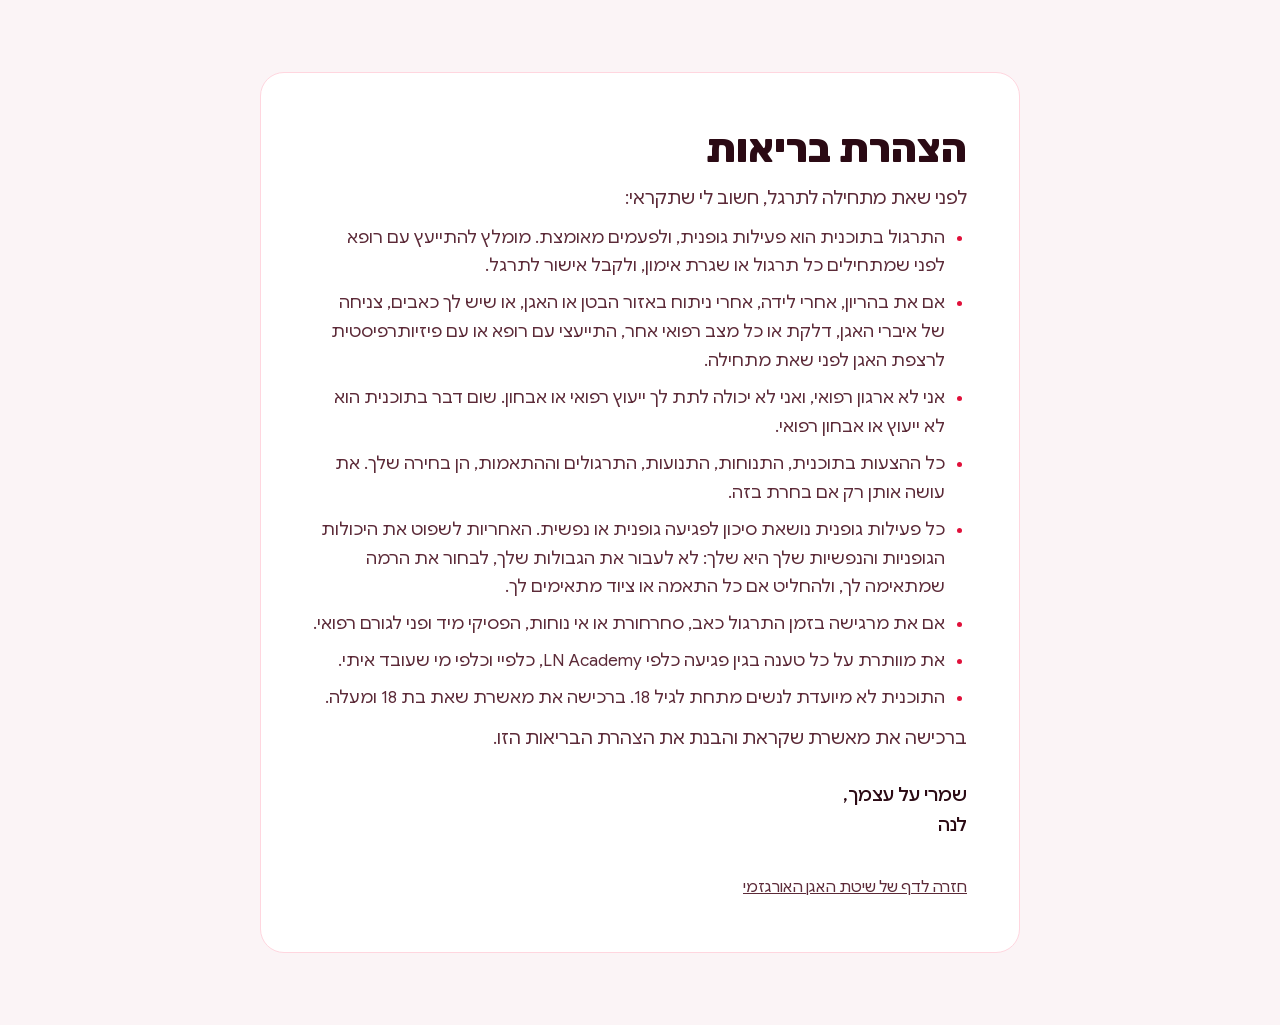
<file: health/index.html>
<!doctype html>
<html lang="he" dir="rtl">
<head>
<meta charset="utf-8">
<meta name="viewport" content="width=device-width, initial-scale=1">
<meta name="robots" content="noindex">
<title>הצהרת בריאות | לנה ליילה</title>
<style>
@font-face { font-family: 'Google Sans'; font-style: normal; font-weight: 400 700; font-display: swap; src: url(../assets/fonts/gsans-hebrew.woff2) format('woff2'); unicode-range: U+0307-0308, U+0590-05FF, U+200C-2010, U+20AA, U+25CC, U+FB1D-FB4F; }
@font-face { font-family: 'Google Sans'; font-style: normal; font-weight: 400 700; font-display: swap; src: url(../assets/fonts/gsans-latin-ext.woff2) format('woff2'); unicode-range: U+0100-02BA, U+02BD-02C5, U+02C7-02CC, U+02CE-02D7, U+02DD-02FF, U+0304, U+0308, U+0329, U+1D00-1DBF, U+1E00-1E9F, U+1EF2-1EFF, U+2020, U+20A0-20AB, U+20AD-20C4, U+2113, U+2C60-2C7F, U+A720-A7FF; }
@font-face { font-family: 'Google Sans'; font-style: normal; font-weight: 400 700; font-display: swap; src: url(../assets/fonts/gsans-latin.woff2) format('woff2'); unicode-range: U+0000-00FF, U+0131, U+0152-0153, U+02BB-02BC, U+02C6, U+02DA, U+02DC, U+0304, U+0308, U+0329, U+2000-206F, U+20AC, U+2122, U+2191, U+2193, U+2212, U+2215, U+FEFF, U+FFFD; }
@font-face { font-family: 'Rubik'; font-style: normal; font-weight: 400 800; font-display: swap; src: url(../assets/fonts/rubik-hebrew.woff2) format('woff2'); unicode-range: U+0307-0308, U+0590-05FF, U+200C-2010, U+20AA, U+25CC, U+FB1D-FB4F; }
@font-face { font-family: 'Rubik'; font-style: normal; font-weight: 400 800; font-display: swap; src: url(../assets/fonts/rubik-latin-ext.woff2) format('woff2'); unicode-range: U+0100-02BA, U+02BD-02C5, U+02C7-02CC, U+02CE-02D7, U+02DD-02FF, U+0304, U+0308, U+0329, U+1D00-1DBF, U+1E00-1E9F, U+1EF2-1EFF, U+2020, U+20A0-20AB, U+20AD-20C4, U+2113, U+2C60-2C7F, U+A720-A7FF; }
@font-face { font-family: 'Rubik'; font-style: normal; font-weight: 400 800; font-display: swap; src: url(../assets/fonts/rubik-latin.woff2) format('woff2'); unicode-range: U+0000-00FF, U+0131, U+0152-0153, U+02BB-02BC, U+02C6, U+02DA, U+02DC, U+0304, U+0308, U+0329, U+2000-206F, U+20AC, U+2122, U+2191, U+2193, U+2212, U+2215, U+FEFF, U+FFFD; }
/* the terms and the health statement of the orgasmic pelvis page (Mor 11.11): plain, light, the page's pink */
:root{--ink:#2b0a14;--mid:#5c2a38;--red:#e0103a;--line:#ffd6df}
*{box-sizing:border-box;margin:0;padding:0}
body{font-family:"Google Sans",system-ui,Arial,sans-serif;background:#fbf4f6;color:var(--ink);line-height:1.7;padding:clamp(36px,6vw,72px) 16px}
main{max-width:760px;margin:0 auto;background:#fff;border:1px solid var(--line);border-radius:24px;padding:clamp(26px,5vw,52px)}
h1{font-family:"Rubik","Google Sans",sans-serif;font-weight:800;font-size:clamp(28px,5vw,40px);line-height:1.2;color:var(--ink)}
.lead{margin-top:10px;font-size:18px;color:var(--mid)}
h2{margin-top:30px;font-family:"Rubik","Google Sans",sans-serif;font-weight:700;font-size:20px;color:var(--red)}
ul{margin-top:10px;padding-inline-start:22px}
li{font-size:17px;color:var(--mid)}
li+li{margin-top:8px}
li::marker{color:var(--red)}
li a,.lead a{color:var(--red)}
.back{display:block;margin-top:34px;font-size:15px;color:var(--mid)}
.lead+.lead{margin-top:6px}
.sign{margin-top:26px;font-size:18px;color:var(--ink);font-weight:500}
.who{margin-top:30px;padding-top:18px;border-top:1px solid var(--line);font-size:15px;color:var(--mid)}
.who a{color:var(--red)}
</style>
</head>
<body>
<main>
<h1>הצהרת בריאות</h1>
<p class="lead">לפני שאת מתחילה לתרגל, חשוב לי שתקראי:</p>
<ul>
<li>התרגול בתוכנית הוא פעילות גופנית, ולפעמים מאומצת. מומלץ להתייעץ עם רופא לפני שמתחילים כל תרגול או שגרת אימון, ולקבל אישור לתרגל.</li>
<li>אם את בהריון, אחרי לידה, אחרי ניתוח באזור הבטן או האגן, או שיש לך כאבים, צניחה של איברי האגן, דלקת או כל מצב רפואי אחר, התייעצי עם רופא או עם פיזיותרפיסטית לרצפת האגן לפני שאת מתחילה.</li>
<li>אני לא ארגון רפואי, ואני לא יכולה לתת לך ייעוץ רפואי או אבחון. שום דבר בתוכנית הוא לא ייעוץ או אבחון רפואי.</li>
<li>כל ההצעות בתוכנית, התנוחות, התנועות, התרגולים וההתאמות, הן בחירה שלך. את עושה אותן רק אם בחרת בזה.</li>
<li>כל פעילות גופנית נושאת סיכון לפגיעה גופנית או נפשית. האחריות לשפוט את היכולות הגופניות והנפשיות שלך היא שלך: לא לעבור את הגבולות שלך, לבחור את הרמה שמתאימה לך, ולהחליט אם כל התאמה או ציוד מתאימים לך.</li>
<li>אם את מרגישה בזמן התרגול כאב, סחרחורת או אי נוחות, הפסיקי מיד ופני לגורם רפואי.</li>
<li>את מוותרת על כל טענה בגין פגיעה כלפי LN Academy, כלפיי וכלפי מי שעובד איתי.</li>
<li>התוכנית לא מיועדת לנשים מתחת לגיל 18. ברכישה את מאשרת שאת בת 18 ומעלה.</li>
</ul>
<p class="lead">ברכישה את מאשרת שקראת והבנת את הצהרת הבריאות הזו.</p>
<p class="sign">שמרי על עצמך,<br>לנה</p>
<a class="back" href="../">חזרה לדף של שיטת האגן האורגזמי</a>
</main>
</body>
</html>
</file>
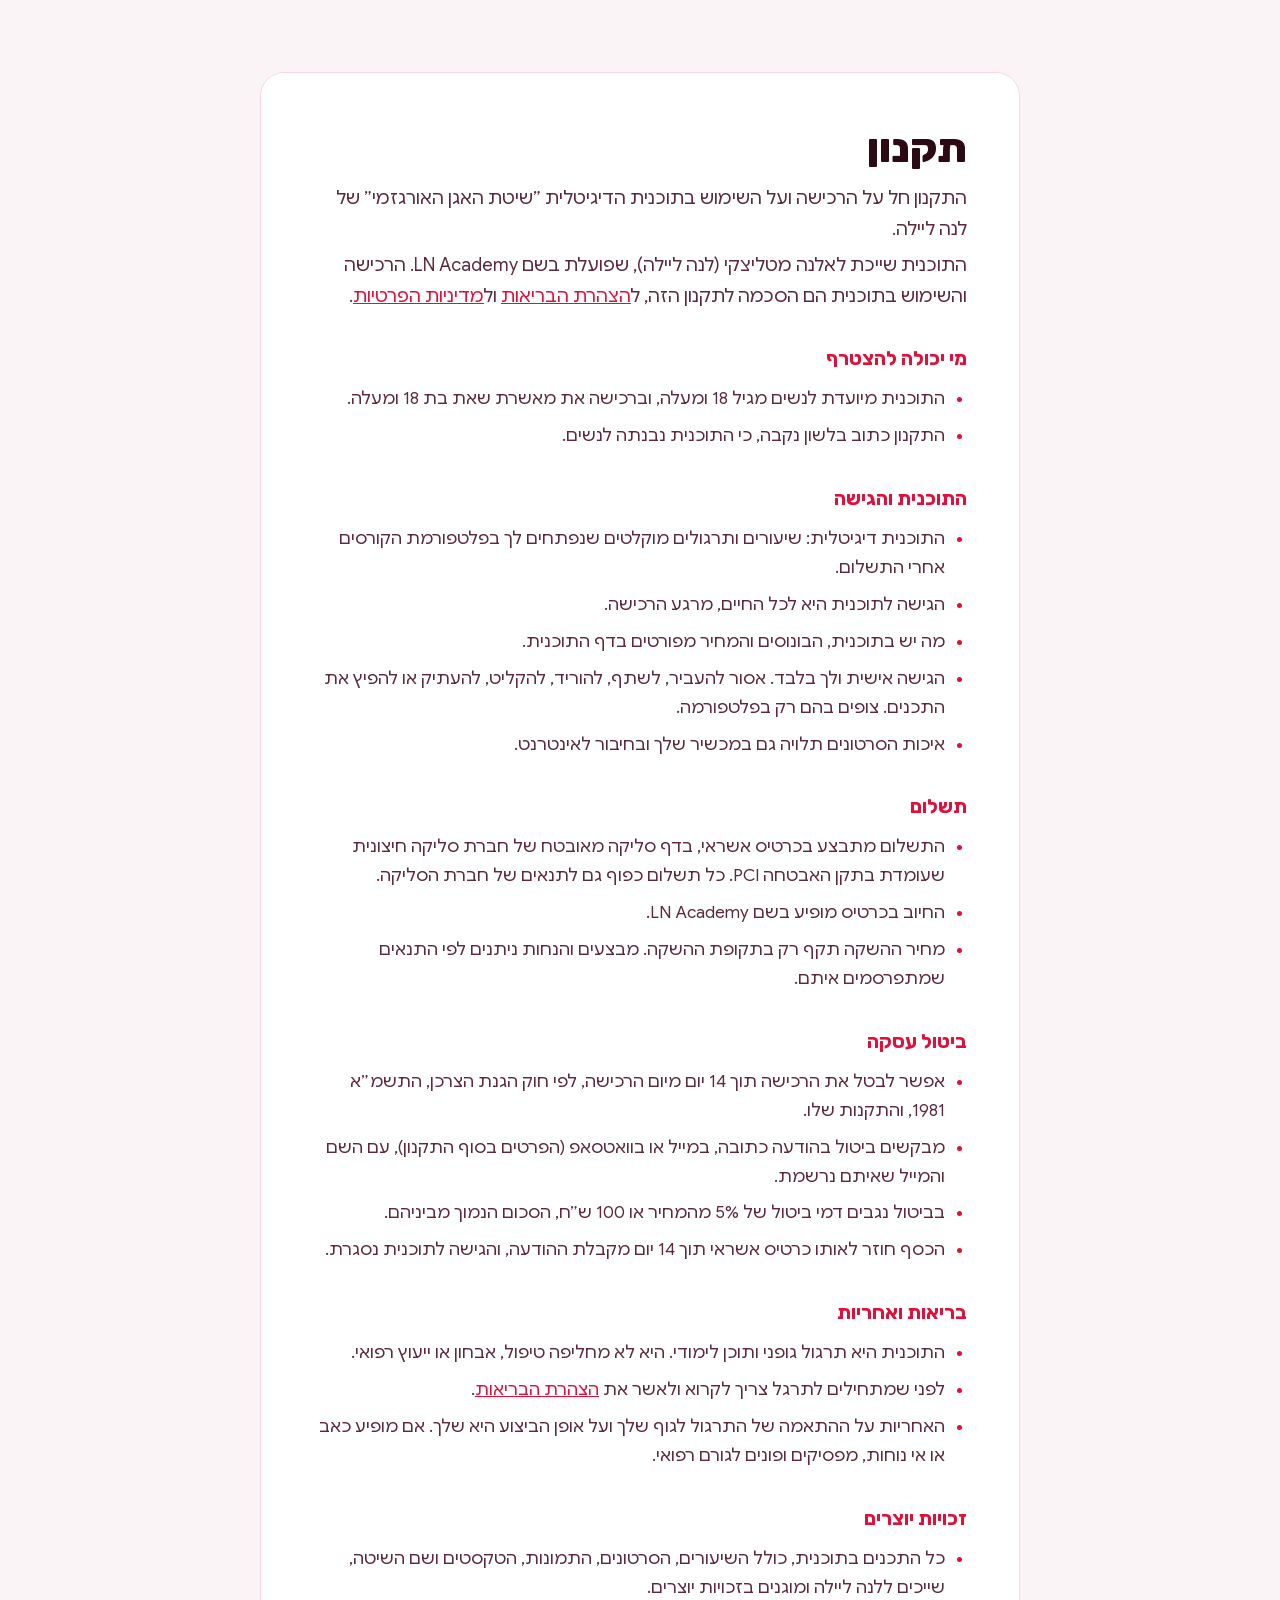
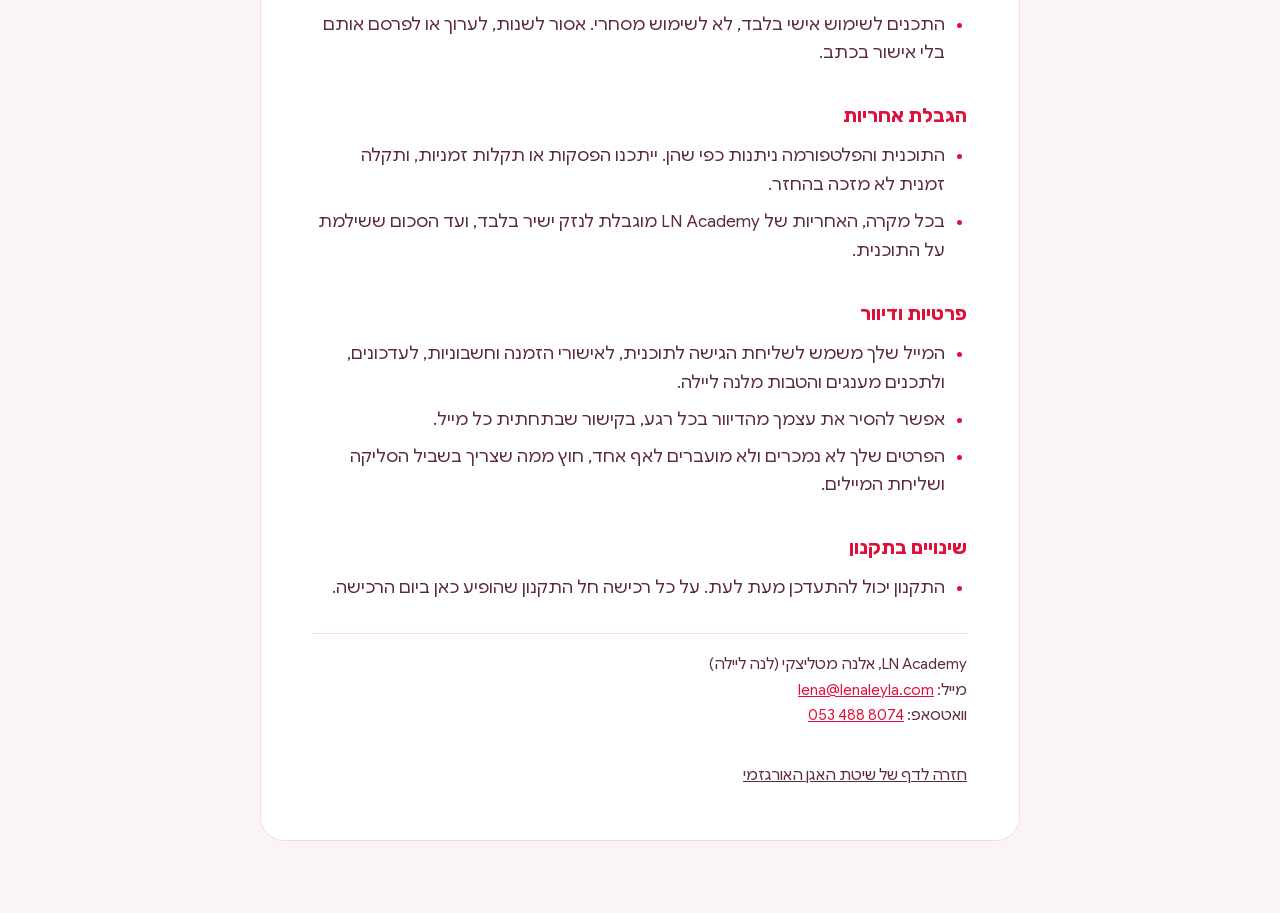
<file: terms/index.html>
<!doctype html>
<html lang="he" dir="rtl">
<head>
<meta charset="utf-8">
<meta name="viewport" content="width=device-width, initial-scale=1">
<meta name="robots" content="noindex">
<title>תקנון | לנה ליילה</title>
<style>
@font-face { font-family: 'Google Sans'; font-style: normal; font-weight: 400 700; font-display: swap; src: url(../assets/fonts/gsans-hebrew.woff2) format('woff2'); unicode-range: U+0307-0308, U+0590-05FF, U+200C-2010, U+20AA, U+25CC, U+FB1D-FB4F; }
@font-face { font-family: 'Google Sans'; font-style: normal; font-weight: 400 700; font-display: swap; src: url(../assets/fonts/gsans-latin-ext.woff2) format('woff2'); unicode-range: U+0100-02BA, U+02BD-02C5, U+02C7-02CC, U+02CE-02D7, U+02DD-02FF, U+0304, U+0308, U+0329, U+1D00-1DBF, U+1E00-1E9F, U+1EF2-1EFF, U+2020, U+20A0-20AB, U+20AD-20C4, U+2113, U+2C60-2C7F, U+A720-A7FF; }
@font-face { font-family: 'Google Sans'; font-style: normal; font-weight: 400 700; font-display: swap; src: url(../assets/fonts/gsans-latin.woff2) format('woff2'); unicode-range: U+0000-00FF, U+0131, U+0152-0153, U+02BB-02BC, U+02C6, U+02DA, U+02DC, U+0304, U+0308, U+0329, U+2000-206F, U+20AC, U+2122, U+2191, U+2193, U+2212, U+2215, U+FEFF, U+FFFD; }
@font-face { font-family: 'Rubik'; font-style: normal; font-weight: 400 800; font-display: swap; src: url(../assets/fonts/rubik-hebrew.woff2) format('woff2'); unicode-range: U+0307-0308, U+0590-05FF, U+200C-2010, U+20AA, U+25CC, U+FB1D-FB4F; }
@font-face { font-family: 'Rubik'; font-style: normal; font-weight: 400 800; font-display: swap; src: url(../assets/fonts/rubik-latin-ext.woff2) format('woff2'); unicode-range: U+0100-02BA, U+02BD-02C5, U+02C7-02CC, U+02CE-02D7, U+02DD-02FF, U+0304, U+0308, U+0329, U+1D00-1DBF, U+1E00-1E9F, U+1EF2-1EFF, U+2020, U+20A0-20AB, U+20AD-20C4, U+2113, U+2C60-2C7F, U+A720-A7FF; }
@font-face { font-family: 'Rubik'; font-style: normal; font-weight: 400 800; font-display: swap; src: url(../assets/fonts/rubik-latin.woff2) format('woff2'); unicode-range: U+0000-00FF, U+0131, U+0152-0153, U+02BB-02BC, U+02C6, U+02DA, U+02DC, U+0304, U+0308, U+0329, U+2000-206F, U+20AC, U+2122, U+2191, U+2193, U+2212, U+2215, U+FEFF, U+FFFD; }
/* the terms and the health statement of the orgasmic pelvis page (Mor 11.11): plain, light, the page's pink */
:root{--ink:#2b0a14;--mid:#5c2a38;--red:#e0103a;--line:#ffd6df}
*{box-sizing:border-box;margin:0;padding:0}
body{font-family:"Google Sans",system-ui,Arial,sans-serif;background:#fbf4f6;color:var(--ink);line-height:1.7;padding:clamp(36px,6vw,72px) 16px}
main{max-width:760px;margin:0 auto;background:#fff;border:1px solid var(--line);border-radius:24px;padding:clamp(26px,5vw,52px)}
h1{font-family:"Rubik","Google Sans",sans-serif;font-weight:800;font-size:clamp(28px,5vw,40px);line-height:1.2;color:var(--ink)}
.lead{margin-top:10px;font-size:18px;color:var(--mid)}
h2{margin-top:30px;font-family:"Rubik","Google Sans",sans-serif;font-weight:700;font-size:20px;color:var(--red)}
ul{margin-top:10px;padding-inline-start:22px}
li{font-size:17px;color:var(--mid)}
li+li{margin-top:8px}
li::marker{color:var(--red)}
li a,.lead a{color:var(--red)}
.back{display:block;margin-top:34px;font-size:15px;color:var(--mid)}
.lead+.lead{margin-top:6px}
.sign{margin-top:26px;font-size:18px;color:var(--ink);font-weight:500}
.who{margin-top:30px;padding-top:18px;border-top:1px solid var(--line);font-size:15px;color:var(--mid)}
.who a{color:var(--red)}
</style>
</head>
<body>
<main>
<h1>תקנון</h1>
<p class="lead">התקנון חל על הרכישה ועל השימוש בתוכנית הדיגיטלית ״שיטת האגן האורגזמי״ של לנה ליילה.</p>
<p class="lead">התוכנית שייכת לאלנה מטליצקי (לנה ליילה), שפועלת בשם LN&nbsp;Academy. הרכישה והשימוש בתוכנית הם הסכמה לתקנון הזה, ל<a href="../health/">הצהרת הבריאות</a> ול<a href="https://www.lenaleyla.com/privacy-policy" target="_blank" rel="noopener">מדיניות הפרטיות</a>.</p>
<h2>מי יכולה להצטרף</h2>
<ul>
<li>התוכנית מיועדת לנשים מגיל 18 ומעלה, וברכישה את מאשרת שאת בת 18 ומעלה.</li>
<li>התקנון כתוב בלשון נקבה, כי התוכנית נבנתה לנשים.</li>
</ul>
<h2>התוכנית והגישה</h2>
<ul>
<li>התוכנית דיגיטלית: שיעורים ותרגולים מוקלטים שנפתחים לך בפלטפורמת הקורסים אחרי התשלום.</li>
<li>הגישה לתוכנית היא לכל החיים, מרגע הרכישה.</li>
<li>מה יש בתוכנית, הבונוסים והמחיר מפורטים בדף התוכנית.</li>
<li>הגישה אישית ולך בלבד. אסור להעביר, לשתף, להוריד, להקליט, להעתיק או להפיץ את התכנים. צופים בהם רק בפלטפורמה.</li>
<li>איכות הסרטונים תלויה גם במכשיר שלך ובחיבור לאינטרנט.</li>
</ul>
<h2>תשלום</h2>
<ul>
<li>התשלום מתבצע בכרטיס אשראי, בדף סליקה מאובטח של חברת סליקה חיצונית שעומדת בתקן האבטחה PCI. כל תשלום כפוף גם לתנאים של חברת הסליקה.</li>
<li>החיוב בכרטיס מופיע בשם LN&nbsp;Academy.</li>
<li>מחיר ההשקה תקף רק בתקופת ההשקה. מבצעים והנחות ניתנים לפי התנאים שמתפרסמים איתם.</li>
</ul>
<h2>ביטול עסקה</h2>
<ul>
<li>אפשר לבטל את הרכישה תוך 14 יום מיום הרכישה, לפי חוק הגנת הצרכן, התשמ״א 1981, והתקנות שלו.</li>
<li>מבקשים ביטול בהודעה כתובה, במייל או בוואטסאפ (הפרטים בסוף התקנון), עם השם והמייל שאיתם נרשמת.</li>
<li>בביטול נגבים דמי ביטול של 5% מהמחיר או 100 ש״ח, הסכום הנמוך מביניהם.</li>
<li>הכסף חוזר לאותו כרטיס אשראי תוך 14 יום מקבלת ההודעה, והגישה לתוכנית נסגרת.</li>
</ul>
<h2>בריאות ואחריות</h2>
<ul>
<li>התוכנית היא תרגול גופני ותוכן לימודי. היא לא מחליפה טיפול, אבחון או ייעוץ רפואי.</li>
<li>לפני שמתחילים לתרגל צריך לקרוא ולאשר את <a href="../health/">הצהרת הבריאות</a>.</li>
<li>האחריות על ההתאמה של התרגול לגוף שלך ועל אופן הביצוע היא שלך. אם מופיע כאב או אי נוחות, מפסיקים ופונים לגורם רפואי.</li>
</ul>
<h2>זכויות יוצרים</h2>
<ul>
<li>כל התכנים בתוכנית, כולל השיעורים, הסרטונים, התמונות, הטקסטים ושם השיטה, שייכים ללנה ליילה ומוגנים בזכויות יוצרים.</li>
<li>התכנים לשימוש אישי בלבד, לא לשימוש מסחרי. אסור לשנות, לערוך או לפרסם אותם בלי אישור בכתב.</li>
</ul>
<h2>הגבלת אחריות</h2>
<ul>
<li>התוכנית והפלטפורמה ניתנות כפי שהן. ייתכנו הפסקות או תקלות זמניות, ותקלה זמנית לא מזכה בהחזר.</li>
<li>בכל מקרה, האחריות של LN Academy מוגבלת לנזק ישיר בלבד, ועד הסכום ששילמת על התוכנית.</li>
</ul>
<h2>פרטיות ודיוור</h2>
<ul>
<li>המייל שלך משמש לשליחת הגישה לתוכנית, לאישורי הזמנה וחשבוניות, לעדכונים, ולתכנים מענגים והטבות מלנה ליילה.</li>
<li>אפשר להסיר את עצמך מהדיוור בכל רגע, בקישור שבתחתית כל מייל.</li>
<li>הפרטים שלך לא נמכרים ולא מועברים לאף אחד, חוץ ממה שצריך בשביל הסליקה ושליחת המיילים.</li>
</ul>
<h2>שינויים בתקנון</h2>
<ul>
<li>התקנון יכול להתעדכן מעת לעת. על כל רכישה חל התקנון שהופיע כאן ביום הרכישה.</li>
</ul>
<p class="who">LN Academy, אלנה מטליצקי (לנה ליילה)<br>מייל: <a href="mailto:lena@lenaleyla.com">lena@lenaleyla.com</a><br>וואטסאפ: <a href="https://wa.me/972534888074" target="_blank" rel="noopener"><bdi dir="ltr">053 488 8074</bdi></a></p>
<a class="back" href="../">חזרה לדף של שיטת האגן האורגזמי</a>
</main>
</body>
</html>
</file>
<file: lp.css>
/* Mor landing page kit. Born from the Lena page (02.10.2026) that Mor called one of the most beautiful pages built for him.
   Method: ../method.md. Mechanisms: ../mechanisms.md. Re-skin through :root only. */
/* ============================================================
   קוד השליטה הסומטית · דוגמת עיצוב 02.10
   אותו קופי ואותן תמונות של הדף החי, בשפת עיצוב חדשה.
   ============================================================ */
:root{
  /* ---- palette: change ONLY this block to re-skin the whole page ---- */
  /* background: dark with a hue, never pure black */
  --bg:#0b080d; --bg-rgb:11,8,13; --bg-2:#110c14; --glow-rgb:120,40,70;
  /* surface shades, same hue as the background (cards, frames, fades) */
  --sf-1:#110b14; --sf-2:#140d18; --sf-3:#170e1b; --sf-4:#21141f; --sf-5:#1c1220; --sf-6:#120c15; --sf-7:#0e0a11; --sf-8:#1d1321;
  /* text: one ivory in three strengths, never pure white, never grey */
  --ivory:#f6efe9; --ivory-rgb:246,239,233;
  --t-hi:#f6efe9; --t-mid:rgba(var(--ivory-rgb),.74); --t-low:rgba(var(--ivory-rgb),.46);
  /* accent 1: the button and the emphasis */
  --a1:#ff5d7a; --a1-rgb:255,93,122; --a1-soft:#ffb3c0; --a1-deep:#c92f52; --a1-line:rgba(var(--a1-rgb),.3);
  --a1-grad:linear-gradient(118deg,#ffc9d2 0%,#ff6f89 46%,#e03a5c 100%); --a1-ink:#2a0a13;
  /* the product name: the one place where both accents meet */
  --name-grad:linear-gradient(112deg,#f8ead0,#ffb3c0 38%,#ff5d7a 78%);
  /* accent 2: structure (hairlines, tags, frames) */
  --a2:#e2bf8b; --a2-rgb:226,191,139; --a2-soft:#f2dfbf; --a2-line:rgba(var(--a2-rgb),.26);
  --a2-grad:linear-gradient(118deg,#f8ead0 0%,#e2bf8b 50%,#ad8750 100%); --a2-ink:#241505;
  /* signals: yes / price, and no / struck price */
  --ok:#86efac; --ok-rgb:134,239,172; --no:#ff8a7a; --no-rgb:255,138,122;
  --maxw:1180px;
  --ease:cubic-bezier(.22,.61,.36,1); --ease-out:cubic-bezier(.16,1,.3,1);
  --sans:"Google Sans",system-ui,Arial,sans-serif;
}
*{margin:0;padding:0;box-sizing:border-box}
html{overflow-x:clip}
body{font-family:var(--sans);background:var(--bg);color:var(--t-hi);direction:rtl;text-align:right;overflow-x:clip;
  -webkit-font-smoothing:antialiased;line-height:1.62;font-weight:400}
img{max-width:100%;height:auto;display:block}
a{color:inherit}
.wrap{width:100%;max-width:var(--maxw);margin-inline:auto;padding-inline:clamp(20px,5vw,52px)}
.narrow{max-width:820px;margin-inline:auto}
section{position:relative}

/* cursor light, desktop only */
#spot{position:fixed;inset:0;z-index:1;pointer-events:none;opacity:0;transition:opacity .6s;mix-blend-mode:screen;
  background:radial-gradient(circle 300px at var(--mx,50%) var(--my,30%),rgba(var(--a1-rgb),.09),transparent 62%)}
body.spot-on #spot{opacity:1}

/* ---------- type ---------- */
h1,h2,h3,h4{font-weight:700;line-height:1.1;letter-spacing:-.015em;text-wrap:balance}
h2{font-size:clamp(29px,5vw,54px)}
.gt-a1{background:var(--a1-grad);-webkit-background-clip:text;background-clip:text;-webkit-text-fill-color:transparent;color:transparent}
.gt-a2{background:var(--a2-grad);-webkit-background-clip:text;background-clip:text;-webkit-text-fill-color:transparent;color:transparent}
.hot{color:var(--a1);font-weight:700}
.lead{font-size:clamp(18px,2.2vw,23px);color:var(--t-hi);line-height:1.55}
.sub{font-weight:300;font-size:clamp(17px,2vw,21px);color:var(--t-mid);line-height:1.6}
.muted{font-weight:300;font-size:clamp(15px,1.7vw,17px);color:var(--t-low)}
.center{text-align:center}
p{text-wrap:pretty}
.hero__kicker,.hero__sub,.story__flow p,.about__teach,.about__more p,.lead,.sub,.product__kicker,.product__lead,.bonus__hot,.anchor__sum,.hair,.stats__kicker,.dont__tail,.statrail p,.ctanote{text-wrap:balance}

/* ---------- sections + textures ---------- */
.sec{padding-block:clamp(78px,10vw,140px);overflow:hidden}
.sec>.wrap{position:relative;z-index:1}
.sec--plum{background:radial-gradient(120% 90% at 84% -10%,rgba(var(--a1-rgb),.13),transparent 55%),linear-gradient(180deg,var(--sf-2),var(--sf-3))}
.sec--plum::after{content:"";position:absolute;inset-inline:0;top:0;height:1px;background:linear-gradient(90deg,transparent,var(--a2-line),transparent)}
.bg-dots::before,.bg-grid::before,.bg-rings::before,.bg-streaks::before{content:"";position:absolute;inset:0;z-index:0;pointer-events:none}
.bg-dots::before{background-image:radial-gradient(rgba(var(--a2-rgb),.16) 1px,transparent 1.5px);background-size:30px 30px;
  -webkit-mask-image:radial-gradient(135% 95% at 50% -8%,#000,transparent 74%);mask-image:radial-gradient(135% 95% at 50% -8%,#000,transparent 74%);opacity:.45}
.bg-grid::before{background-image:linear-gradient(rgba(var(--a2-rgb),.07) 1px,transparent 1px),linear-gradient(90deg,rgba(var(--a2-rgb),.07) 1px,transparent 1px);background-size:74px 74px;
  -webkit-mask-image:radial-gradient(120% 105% at 12% 0%,#000,transparent 68%);mask-image:radial-gradient(120% 105% at 12% 0%,#000,transparent 68%);opacity:.6}
.bg-rings::before{background-image:repeating-radial-gradient(circle at 0% 40%,rgba(var(--a1-rgb),.07) 0 1px,transparent 1px 76px);
  -webkit-mask-image:radial-gradient(85% 120% at 0% 40%,#000,transparent 72%);mask-image:radial-gradient(85% 120% at 0% 40%,#000,transparent 72%);opacity:.7}
.bg-streaks::before{background-image:repeating-linear-gradient(115deg,rgba(var(--a2-rgb),.04) 0 2px,transparent 2px 80px);
  -webkit-mask-image:linear-gradient(180deg,#000,transparent 80%);mask-image:linear-gradient(180deg,#000,transparent 80%);opacity:.8}

/* ---------- button: one button for the whole page ---------- */
.btn{position:relative;display:inline-block;text-align:center;text-decoration:none;cursor:pointer;border:none;
  font-family:var(--sans);font-weight:700;font-size:clamp(17px,1.9vw,21px);line-height:1.2;color:var(--a1-ink);
  padding:21px 44px;border-radius:999px;background:var(--a1-grad);overflow:hidden;
  box-shadow:0 5px 0 var(--a1-deep),0 22px 50px -14px rgba(var(--a1-rgb),.75),inset 0 1px 0 rgba(255,255,255,.55);
  transition:transform .35s var(--ease-out),box-shadow .35s var(--ease-out)}
.btn::after{content:"";position:absolute;inset:0;background:linear-gradient(115deg,transparent 30%,rgba(255,255,255,.65) 50%,transparent 70%);transform:translateX(-130%);transition:transform .9s var(--ease)}
.btn:hover{transform:translateY(-3px);box-shadow:0 8px 0 var(--a1-deep),0 30px 64px -14px rgba(var(--a1-rgb),.9),inset 0 1px 0 rgba(255,255,255,.6)}
.btn:hover::after{transform:translateX(130%)}
.btn:active{transform:translateY(4px);box-shadow:0 1px 0 var(--a1-deep),0 12px 30px -14px rgba(var(--a1-rgb),.7),inset 0 1px 0 rgba(255,255,255,.4)}
.btn .lock{white-space:nowrap}
.btn--pulse{animation:btnPulse 2.2s var(--ease) infinite}
@keyframes btnPulse{0%,100%{box-shadow:0 5px 0 var(--a1-deep),0 22px 50px -14px rgba(var(--a1-rgb),.75),inset 0 1px 0 rgba(255,255,255,.55),0 0 0 0 rgba(var(--a1-rgb),.45)}
  50%{box-shadow:0 5px 0 var(--a1-deep),0 26px 58px -14px rgba(var(--a1-rgb),.9),inset 0 1px 0 rgba(255,255,255,.55),0 0 0 16px rgba(var(--a1-rgb),0)}}
.ctabox{margin-top:28px;text-align:center}
.ctanote{margin-top:16px;font-weight:300;font-size:14.5px;color:var(--t-low);line-height:1.6;text-align:center}
.paynote{margin-top:14px;font-weight:300;font-size:14.5px;color:var(--t-mid);text-align:center}
.cards-img{width:min(363px,100%);margin:18px auto 0}

/* ---------- reveal ---------- */
.js .reveal{opacity:0;transform:translateY(34px);transition:opacity 1s var(--ease-out),transform 1.1s var(--ease-out)}
.js .reveal.in{opacity:1;transform:none}
.js .reveal[data-d="1"]{transition-delay:.1s}.js .reveal[data-d="2"]{transition-delay:.22s}
.js .reveal[data-d="3"]{transition-delay:.34s}.js .reveal[data-d="4"]{transition-delay:.46s}
.js .reveal.done{transition-delay:0s;transition-duration:.5s}
.js .fly-r{opacity:0;transform:translate(22%,40px) rotate(9deg);transition:opacity 1s var(--ease-out),transform 1.3s var(--ease-out)}
.js .fly-l{opacity:0;transform:translate(-22%,40px) rotate(-9deg);transition:opacity 1s var(--ease-out),transform 1.3s var(--ease-out)}
.js .fly-r.in{opacity:1;transform:rotate(2.2deg)}
.js .fly-l.in{opacity:1;transform:rotate(-2.2deg)}
/* words that light up with the scroll */
.js [data-sfade] .w{opacity:.16;transition:opacity .3s linear}
.js [data-sfade] .w.lit{opacity:1}
/* hero headline: words rise in on load */
.js .rise .w{display:inline-block;opacity:0;transform:translateY(.55em);filter:blur(6px);
  transition:opacity .8s var(--ease-out),transform .9s var(--ease-out),filter .8s var(--ease-out);transition-delay:calc(var(--i)*55ms + .15s)}
.js .rise.go .w{opacity:1;transform:none;filter:none}

/* ============================================================
   1 · HERO
   ============================================================ */
.hero{min-height:100svh;display:flex;align-items:center;overflow:hidden;isolation:isolate;padding-block:26px clamp(56px,8vw,90px)}
.hero__grid{position:absolute;inset:0;z-index:-3;opacity:.55;animation:gridPan 30s linear infinite;
  background:linear-gradient(var(--a2-line) 1px,transparent 1px) 0 0/100% 58px,linear-gradient(90deg,var(--a2-line) 1px,transparent 1px) 0 0/58px 100%;
  -webkit-mask-image:radial-gradient(125% 90% at 50% 28%,#000 4%,transparent 70%);mask-image:radial-gradient(125% 90% at 50% 28%,#000 4%,transparent 70%)}
@keyframes gridPan{to{background-position:0 -58px,-58px 0}}
.hero__beam{position:absolute;z-index:-3;top:-14%;left:50%;width:90vw;height:90vw;max-width:900px;max-height:900px;transform:translateX(-50%);filter:blur(20px);
  background:radial-gradient(circle,rgba(var(--a1-rgb),.22),rgba(var(--a2-rgb),.09) 40%,transparent 66%);animation:beat 7s var(--ease) infinite}
@keyframes beat{0%,100%{opacity:.8;transform:translateX(-50%) scale(1)}50%{opacity:1;transform:translateX(-50%) scale(1.08)}}
.hero__in{width:100%}
.seen{text-align:center}
.seen__t{font-weight:500;font-size:14px;letter-spacing:.2em;color:var(--a2);display:inline-flex;align-items:center;gap:.8em}
.seen__t::before,.seen__t::after{content:"";width:26px;height:1px;background:var(--a2-grad)}
.marquee{overflow:hidden;direction:ltr;margin-top:14px;-webkit-mask-image:linear-gradient(90deg,transparent,#000 12%,#000 88%,transparent);mask-image:linear-gradient(90deg,transparent,#000 12%,#000 88%,transparent)}
.marquee__track{display:flex;align-items:center;gap:44px;width:max-content;will-change:transform}
.marquee__track img{height:34px;width:auto;max-width:none;opacity:.78;flex:0 0 auto}.marquee__track img.tight{height:23px}

.hero__cols{margin-top:clamp(30px,5vw,60px);display:grid;gap:10px;justify-items:center;text-align:center}
.hero__kicker{font-weight:300;font-size:clamp(15.5px,1.7vw,19px);color:var(--a2-soft);line-height:1.5;max-width:560px}
.hero h1{margin-top:16px;font-size:clamp(29px,7.7vw,52px);line-height:1.13;letter-spacing:-.02em;max-width:620px}
.hero__with{margin-top:12px;font-weight:700;font-size:clamp(17px,1.9vw,21px);color:var(--a1-soft)}
.hero__sub{position:relative;margin-top:22px;padding:18px 6px;font-weight:500;font-size:clamp(18px,2vw,22px);line-height:1.5;max-width:520px;width:100%}
.hero__sub::before,.hero__sub::after{content:"";position:absolute;inset-inline:0;height:1px;background:linear-gradient(90deg,transparent,rgba(var(--a2-rgb),.7),transparent)}
.hero__sub::before{top:0}.hero__sub::after{bottom:0}
.hero .ctanote{margin-top:18px}
.hero .btn{margin-top:16px}
.portrait{position:relative;width:min(84vw,430px);margin:34px auto 0;aspect-ratio:1/1.18}
.portrait .ring{position:absolute;left:50%;top:44%;border-radius:50%;border:1px solid var(--a2-line);transform:translate(-50%,-50%)}
.portrait .r1{width:92%;aspect-ratio:1;animation:spin 44s linear infinite}
.portrait .r2{width:118%;aspect-ratio:1;opacity:.5;animation:spin 70s linear infinite reverse}
.portrait .ring i{position:absolute;top:-5px;left:50%;width:9px;height:9px;border-radius:50%;background:var(--a1);box-shadow:0 0 16px 3px rgba(var(--a1-rgb),.8)}
.portrait .r2 i{background:var(--a2);box-shadow:0 0 16px 3px rgba(var(--a2-rgb),.8)}
@keyframes spin{to{transform:translate(-50%,-50%) rotate(360deg)}}
.portrait .glow{position:absolute;left:50%;top:44%;width:92%;aspect-ratio:1;border-radius:50%;transform:translate(-50%,-50%);
  background:radial-gradient(circle at 50% 38%,rgba(var(--a1-rgb),.3),rgba(var(--glow-rgb),.2) 46%,transparent 70%)}
.portrait img{position:absolute;left:50%;bottom:0;height:100%;width:auto;max-width:none;transform:translateX(-50%);
  -webkit-mask-image:linear-gradient(#000 80%,transparent 99%);mask-image:linear-gradient(#000 80%,transparent 99%)}
@media (min-width:980px){
  .hero__cols{grid-template-columns:1.12fr .88fr;align-items:center;justify-items:start;text-align:right;column-gap:clamp(30px,5vw,80px)}
  .hero__copy{display:grid;justify-items:start}
  .hero .ctanote{text-align:right}
  .portrait{margin:0 auto;width:min(36vw,470px)}
}
@media (max-width:979px){.hero__copy{display:grid;justify-items:center}}

/* ============================================================
   2 · STORY — lines light up with the scroll
   ============================================================ */
.story{text-align:center}
.story h2{font-size:clamp(42px,11vw,88px);line-height:1}
.story__flow{margin-top:clamp(26px,4vw,44px)}
.story__flow p{font-size:clamp(20px,5.1vw,31px);font-weight:500;line-height:1.5}
.story__flow .gap{margin-top:1.05em}
.story__flow .pinkline{color:var(--a1);font-weight:700}
.story__flow b{font-weight:700}
.story__flow .tail{font-weight:300;color:var(--ivory)}
.story__flow .tail span{color:var(--a1);font-weight:500}
.shotframe{position:relative;max-width:560px;margin:clamp(34px,5vw,56px) auto;border-radius:20px;overflow:hidden;border:1px solid var(--a2-line);
  box-shadow:0 50px 110px -40px rgba(0,0,0,.95),0 0 90px -30px rgba(var(--a1-rgb),.4)}
.shotframe::after{content:"";position:absolute;inset:0;background:linear-gradient(transparent 55%,rgba(var(--bg-rgb),.55))}
.story__quote{font-size:clamp(46px,13.5vw,118px);line-height:1;margin-block:clamp(10px,2vw,20px) clamp(22px,3vw,34px);padding-block:.08em}
.js .story__quote.reveal{transform:scale(.82);filter:blur(10px)}
.js .story__quote.reveal.in{transform:none;filter:none;transition:opacity .9s var(--ease-out),transform 1.2s var(--ease-out),filter .9s var(--ease-out)}

/* ============================================================
   3 · ABOUT
   ============================================================ */
.about__grid{display:grid;gap:clamp(30px,5vw,70px);align-items:center}
.about__photo{position:relative;max-width:420px;width:100%;margin-inline:auto}
.about__photo .frame{border-radius:22px;overflow:hidden;aspect-ratio:4/5;border:1px solid var(--a2-line);box-shadow:0 50px 110px -44px rgba(0,0,0,.95),0 0 80px -34px rgba(var(--a2-rgb),.45)}
.about__photo img{width:100%;height:100%;object-fit:cover;object-position:50% 12%}
.about__photo::before{content:"";position:absolute;inset:-16px;border-radius:32px;border:1px solid rgba(var(--a2-rgb),.14);transform:rotate(-3deg)}
.about__copy h2{font-size:clamp(30px,4.6vw,52px)}
.about__copy .sub{margin-top:18px;color:var(--t-hi);font-weight:400}
.about__copy .lead{margin-top:18px;padding-inline-start:16px;border-inline-start:2px solid var(--a2)}
.creds{display:flex;flex-wrap:wrap;align-items:center;justify-content:center;gap:26px 38px;margin-top:clamp(34px,5vw,54px);padding:22px;border-radius:18px;
  background:linear-gradient(165deg,rgba(255,255,255,.04),rgba(255,255,255,.012));border:1px solid rgba(var(--ivory-rgb),.07)}
.creds img{height:46px;width:auto;opacity:.86}
.creds img.tall{height:70px}
.about__more{margin-top:clamp(30px,4vw,46px);text-align:center}
.about__more p{font-size:clamp(17px,2vw,21px);color:var(--t-mid);font-weight:300}
.about__more p+p{margin-top:12px}
.statrail{margin:clamp(26px,4vw,40px) auto 0;max-width:640px;padding:22px 24px;border-radius:18px;text-align:center;position:relative;overflow:hidden;
  background:linear-gradient(170deg,var(--sf-5),var(--sf-6));border:1px solid var(--a2-line);box-shadow:0 30px 80px -40px rgba(0,0,0,.9),0 0 70px -40px rgba(var(--a2-rgb),.5)}
.statrail::before{content:"";position:absolute;inset:0;background:radial-gradient(80% 60% at 50% 0%,rgba(var(--a2-rgb),.14),transparent 60%)}
.statrail p{position:relative;font-weight:700;font-size:clamp(20px,3vw,30px);line-height:1.3;color:var(--t-hi)}
.statrail .num{font-variant-numeric:tabular-nums}
.social{margin-top:clamp(34px,5vw,60px);display:grid;gap:18px;justify-items:center}
.social .phone{width:min(328px,82vw);filter:drop-shadow(0 40px 60px rgba(0,0,0,.7)) drop-shadow(0 0 50px rgba(var(--a1-rgb),.22));animation:float 7s ease-in-out infinite}
@keyframes float{0%,100%{transform:translateY(0)}50%{transform:translateY(-10px)}}
.social .fb{width:min(550px,100%);border-radius:26px;border:1px solid var(--a2-line);box-shadow:0 30px 70px -30px rgba(0,0,0,.9);margin-top:-30px;position:relative}
.about__teach{margin-top:clamp(40px,6vw,74px);text-align:center;font-weight:700;font-size:clamp(20px,3vw,32px);line-height:1.4}
.notes{margin-top:clamp(28px,4vw,46px);display:grid;gap:20px;max-width:880px;margin-inline:auto}
.notes img{width:100%;border-radius:16px;border:1px solid rgba(var(--ivory-rgb),.12);box-shadow:0 34px 70px -34px rgba(0,0,0,.95)}
@media (min-width:860px){
  .about__grid{grid-template-columns:.8fr 1.2fr}
  .notes{grid-template-columns:1fr 1fr}
  .social{grid-template-columns:auto 1fr;align-items:center;justify-items:center;gap:40px}
  .social .fb{margin-top:0}
}

/* ============================================================
   4 · STATS — one giant number
   ============================================================ */
.stats{text-align:center}
.stats h2{max-width:900px;margin-inline:auto}
.mega{margin-top:clamp(30px,5vw,56px);font-weight:700;font-size:clamp(74px,22vw,230px);line-height:.9;letter-spacing:-.04em;padding-block:.04em}
.people{display:flex;justify-content:center;gap:clamp(14px,3vw,30px);margin-top:clamp(16px,2.4vw,28px)}
.people svg{width:clamp(44px,9vw,78px);height:auto;fill:rgba(var(--ivory-rgb),.1);stroke:rgba(var(--ivory-rgb),.22);stroke-width:1}
.people svg.on{fill:var(--a1);stroke:var(--a1-soft);filter:drop-shadow(0 0 18px rgba(var(--a1-rgb),.75));animation:onPulse 2.4s ease-in-out infinite}
@keyframes onPulse{0%,100%{filter:drop-shadow(0 0 12px rgba(var(--a1-rgb),.55))}50%{filter:drop-shadow(0 0 26px rgba(var(--a1-rgb),.95))}}
.mega__lbl{margin-top:14px;font-weight:700;font-size:clamp(24px,4.4vw,44px)}
.browser{max-width:720px;margin:clamp(40px,6vw,70px) auto 0;border-radius:16px;overflow:hidden;border:1px solid var(--a2-line);background:var(--sf-7);
  box-shadow:0 50px 110px -44px rgba(0,0,0,.95),0 0 80px -36px rgba(var(--a2-rgb),.4);text-align:right}
.browser__bar{display:flex;gap:8px;padding:12px 16px;border-bottom:1px solid rgba(var(--a2-rgb),.14);direction:ltr}
.browser__bar i{width:11px;height:11px;border-radius:50%;background:rgba(var(--ivory-rgb),.16)}
.browser__bar i:first-child{background:var(--a1)}.browser__bar i:nth-child(2){background:var(--a2)}
.browser figcaption{padding:14px 18px 16px;font-weight:300;font-size:14.5px;line-height:1.6;color:var(--t-mid);border-top:1px solid rgba(var(--a2-rgb),.14)}
.stats__kicker{margin-top:clamp(44px,6vw,76px);font-weight:700;font-size:clamp(24px,3.8vw,38px);line-height:1.25;color:var(--a1)}

/* ---------- list cards (shared) ---------- */
.checks{list-style:none;display:grid;gap:14px;max-width:780px;margin:clamp(26px,4vw,40px) auto 0;text-align:right}
.check{display:flex;gap:16px;align-items:flex-start;padding:18px 20px;border-radius:15px;
  background:linear-gradient(165deg,rgba(255,255,255,.045),rgba(255,255,255,.012));border:1px solid rgba(var(--ivory-rgb),.07);
  transition:border-color .4s,transform .4s,background .4s,opacity 1s var(--ease-out)}
.check:hover{border-color:var(--a2-line);transform:translateX(-6px);background:linear-gradient(165deg,rgba(var(--a2-rgb),.07),rgba(255,255,255,.012))}
.check .ico{flex:0 0 auto;width:44px;height:44px;border-radius:12px;display:grid;place-items:center;color:var(--a2);font-size:17px;
  background:radial-gradient(circle at 35% 30%,rgba(var(--a2-rgb),.2),rgba(var(--a2-rgb),.04));border:1px solid var(--a2-line)}
.check .ico svg{width:22px;height:22px;fill:none;stroke-width:2;stroke-linecap:round;stroke-linejoin:round}
.check .txt{padding-top:8px;font-size:clamp(16.5px,1.9vw,19px);line-height:1.5}
.check--yes .ico{background:rgba(var(--ok-rgb),.1);border-color:rgba(var(--ok-rgb),.32)}
.check--yes .ico svg{stroke:var(--ok)}
.check--no .ico{background:rgba(var(--no-rgb),.1);border-color:rgba(var(--no-rgb),.34)}
.check--no .ico svg{stroke:var(--no)}
.draw{stroke-dasharray:40;stroke-dashoffset:40}
.in .draw,.no-js .draw{animation:draw .9s var(--ease-out) .25s forwards}
@keyframes draw{to{stroke-dashoffset:0}}

/* ============================================================
   5 · GOOD NEWS — the 94% ring
   ============================================================ */
.news{text-align:center}
h1 .pk,h2 .pk,h3 .pk{color:var(--a1)}
.news .lead{margin-top:20px}
.news .lead b{font-weight:700}
.ring94{position:relative;width:min(250px,64vw);aspect-ratio:1;margin:clamp(30px,4vw,46px) auto 0}
.ring94 svg{position:absolute;inset:0;width:100%;height:100%;transform:rotate(-90deg)}
.ring94 .tr{fill:none;stroke:rgba(var(--a2-rgb),.14);stroke-width:5}
.ring94 .fl{fill:none;stroke:url(#g94);stroke-width:5;stroke-linecap:round;stroke-dasharray:603;stroke-dashoffset:603;transition:stroke-dashoffset 2.2s var(--ease-out) .3s}
.ring94.in .fl,.no-js .ring94 .fl{stroke-dashoffset:36}
.ring94 img{position:absolute;inset:9%;width:82%;height:82%;object-fit:cover;border-radius:50%;box-shadow:0 0 60px -10px rgba(var(--a1-rgb),.6)}
.news .muted{margin-top:26px;font-size:clamp(18px,2.2vw,22px)}

/* ============================================================
   6 · WHAT DOESN'T WORK
   ============================================================ */
.dont{text-align:center}
.dont__tail{margin-top:clamp(28px,4vw,40px);font-weight:500;font-size:clamp(18px,2.4vw,24px);color:var(--a1)}
.gif{width:min(300px,62vw);margin:22px auto 0;border-radius:18px;overflow:hidden;border:1px solid var(--a2-line);transform:rotate(-2.5deg);
  box-shadow:0 40px 80px -36px rgba(0,0,0,.95)}

/* ============================================================
   7 · THE PRODUCT
   ============================================================ */
.product{text-align:center;overflow:hidden}
.product__kicker{max-width:720px;margin-inline:auto;font-weight:300;font-size:clamp(17px,2.1vw,22px);color:var(--a2-soft);line-height:1.5}
.product__name{margin-top:14px;font-style:italic;font-size:clamp(46px,12.6vw,132px);line-height:.98;letter-spacing:-.03em;padding:.06em .1em;
  background:var(--name-grad);-webkit-background-clip:text;background-clip:text;-webkit-text-fill-color:transparent;color:transparent;
  filter:drop-shadow(0 0 34px rgba(var(--a1-rgb),.3))}
.product__lead{margin:clamp(20px,3vw,32px) auto 0;max-width:900px;font-weight:700;font-size:clamp(20px,3vw,31px);line-height:1.35}
.stage{position:relative;max-width:1000px;margin:clamp(30px,5vw,60px) auto 0}
.stage::before{content:"";position:absolute;left:8%;right:8%;bottom:-2%;height:30%;border-radius:50%;background:radial-gradient(closest-side,rgba(var(--a1-rgb),.4),transparent);filter:blur(26px)}
.stage img{position:relative;filter:drop-shadow(0 26px 44px rgba(0,0,0,.6));animation:float 8s ease-in-out infinite}
.product .lead{margin-top:clamp(22px,3vw,34px)}
.product .lead b{font-weight:700}

/* ============================================================
   8 · ROADMAP — the snake
   ============================================================ */
.road{background:var(--bg)}
.road__head{text-align:center;margin-bottom:clamp(40px,6vw,70px)}
.road__head .sub{margin-top:14px}
.road__track{position:relative;display:grid;gap:30px}
.road__path{display:none}
.stop{position:relative;z-index:1;border-radius:20px;overflow:hidden;border:1px solid var(--a2-line);
  background:linear-gradient(165deg,var(--sf-8),var(--sf-1));box-shadow:0 22px 56px -28px rgba(0,0,0,.9);
  transition:transform .45s var(--ease-out),border-color .45s,box-shadow .45s,opacity 1s var(--ease-out)}
.stop:hover{transform:translateY(-5px);border-color:var(--a2);box-shadow:0 30px 66px -26px rgba(var(--a2-rgb),.4)}
.stop__shot{padding:22px 22px 0;background:radial-gradient(80% 90% at 50% 100%,rgba(var(--a1-rgb),.16),transparent 70%)}
.stop__shot img{margin-inline:auto;filter:drop-shadow(0 18px 26px rgba(0,0,0,.6))}
.stop__txt{padding:18px 22px 24px}
.tag{display:inline-block;font-weight:700;font-size:14px;letter-spacing:.06em;color:var(--a2-ink);background:var(--a2-grad);padding:5px 14px;border-radius:999px}
.stop h4{margin-top:12px;font-size:clamp(20px,2.3vw,25px);line-height:1.2}
.stop p:not(.tag){margin-top:9px;font-weight:300;font-size:clamp(15.5px,1.6vw,17.5px);color:var(--t-mid);line-height:1.55}
.val{display:inline-block;margin-top:14px;font-weight:700;font-size:14px;color:var(--a2-soft);padding:7px 16px;border-radius:999px;border:1px solid var(--a2-line);background:rgba(var(--a2-rgb),.08)}
/* mobile: a vertical thread the cards sit on */
@media (max-width:859px){
  .road__track::before{content:"";position:absolute;z-index:0;top:10px;bottom:10px;left:50%;width:2px;transform:translateX(-50%);
    background:linear-gradient(180deg,var(--a1),var(--a2));opacity:.6}
  .stop::before{content:"";position:absolute;z-index:2;top:-7px;left:50%;width:13px;height:13px;margin-left:-6.5px;border-radius:50%;background:var(--a2);box-shadow:0 0 16px 3px rgba(var(--a2-rgb),.7)}
  .stop{overflow:visible}
  .stop__shot{border-radius:20px 20px 0 0}
}
@media (min-width:860px){
  .road__track{grid-template-columns:1fr 1fr;grid-auto-rows:1fr;gap:clamp(12px,1.8vw,24px) clamp(40px,7vw,100px)}
  .stop:nth-of-type(1){grid-area:1/1}.stop:nth-of-type(2){grid-area:2/2}.stop:nth-of-type(3){grid-area:3/1}.stop:nth-of-type(4){grid-area:4/2}
  .stop{display:grid;grid-template-columns:44% 1fr;align-items:center}
  .stop__shot{padding:18px;height:100%;display:grid;place-items:center}
  .stop__txt{padding:22px 24px 24px 12px}
  .road__path{display:block;position:absolute;inset:0;width:100%;height:100%;z-index:0;pointer-events:none}
  .rm-line{fill:none;stroke:url(#rmGrad);stroke-linecap:round;vector-effect:non-scaling-stroke}
  .rm-base{stroke-width:1.6;opacity:.3}
  .rm-flow{stroke-width:2.6;stroke-dasharray:5 16;animation:flow 2.6s linear infinite;filter:drop-shadow(0 0 4px rgba(var(--a1-rgb),.6))}
}
@keyframes flow{to{stroke-dashoffset:-42}}

/* ============================================================
   9 · BONUSES
   ============================================================ */
.bonus{text-align:center}
.bonus .sub{margin-top:16px}
.bonus__hot{margin:18px auto 0;max-width:820px;font-weight:700;font-size:clamp(22px,3.4vw,36px);line-height:1.25;color:var(--a1)}
.bonus__grid{margin-top:clamp(34px,5vw,56px);display:grid;gap:22px;text-align:right}
.bcard{position:relative;border-radius:22px;overflow:hidden;border:1px solid rgba(var(--ivory-rgb),.08);
  background:linear-gradient(170deg,rgba(255,255,255,.05),rgba(255,255,255,.012));transition:transform .5s var(--ease-out),border-color .5s,opacity 1s var(--ease-out)}
.bcard:hover{transform:translateY(-8px);border-color:var(--a2-line)}
.bcard__shot{height:clamp(250px,30vw,310px);padding:22px;background:radial-gradient(70% 80% at 50% 100%,rgba(var(--a2-rgb),.16),transparent 70%)}
.bcard__shot img{width:100%;height:100%;object-fit:contain;filter:drop-shadow(0 20px 30px rgba(0,0,0,.6))}
.bcard__txt{padding:6px 26px 28px}
.bcard h4{margin-top:12px;font-size:clamp(21px,2.5vw,27px);line-height:1.2}
.bcard p:not(.tag){margin-top:10px;font-weight:300;font-size:clamp(16px,1.6vw,18px);color:var(--t-mid)}
@media (min-width:760px){.bonus__grid{grid-template-columns:1fr 1fr}}

/* ============================================================
   10 · FOR WHO
   ============================================================ */
.who{text-align:center}
.who__stack{max-width:560px;margin:0 auto clamp(20px,3vw,34px);position:relative}
.who__stack::before{content:"";position:absolute;inset:14% 6% 0;border-radius:50%;background:radial-gradient(closest-side,rgba(var(--a1-rgb),.3),transparent);filter:blur(30px)}
.who__stack img{position:relative;filter:drop-shadow(0 26px 40px rgba(0,0,0,.6))}
.who h2{color:var(--a1)}
.notfor{max-width:780px;margin:clamp(40px,6vw,64px) auto 0;padding:26px 24px;border-radius:18px;text-align:right;
  border:1px solid var(--a2-line);background:rgba(var(--a2-rgb),.05);border-inline-start:3px solid var(--a2)}
.notfor h3{font-size:clamp(22px,2.8vw,30px)}
.notfor .sub{margin-top:12px}
.notfor .muted{margin-top:12px}

/* ============================================================
   11 · PRICE ANCHOR — the bill
   ============================================================ */
.anchor{text-align:center}
.anchor .sub{margin-top:14px}
.bill{list-style:none;max-width:700px;margin:clamp(28px,4vw,44px) auto 0;border-radius:20px;overflow:hidden;text-align:right;
  border:1px solid rgba(var(--ivory-rgb),.09);background:linear-gradient(170deg,rgba(255,255,255,.045),rgba(255,255,255,.012))}
.bill li{display:flex;align-items:baseline;gap:14px;padding:18px 22px;border-bottom:1px dashed rgba(var(--ivory-rgb),.12)}
.bill li:last-child{border-bottom:0}
.bill .m{color:var(--a2);flex:0 0 auto}
.bill .t{flex:1 1 auto;font-size:clamp(16px,1.9vw,19px)}
.bill .n{flex:0 0 auto;font-weight:700;font-size:clamp(16px,2vw,21px);color:var(--a2);white-space:nowrap}
.anchor__sum{margin:clamp(28px,4vw,44px) auto 0;max-width:780px;font-size:clamp(19px,2.5vw,26px);line-height:1.5}
.anchor__sum .hot{font-weight:700;font-size:1.35em;white-space:nowrap}
.anchor__sit{margin-top:18px}
.hair{position:relative;max-width:760px;margin:clamp(26px,4vw,40px) auto 0;padding:22px 8px;font-weight:700;font-size:clamp(19px,2.6vw,27px);line-height:1.4}
.hair::before,.hair::after{content:"";position:absolute;inset-inline:0;height:1px;background:linear-gradient(90deg,transparent,rgba(var(--a2-rgb),.7),transparent)}
.hair::before{top:0}.hair::after{bottom:0}

/* ============================================================
   12 · THE OFFER
   ============================================================ */
.offer{text-align:center;overflow:hidden;background:radial-gradient(120% 70% at 50% 0%,rgba(var(--a2-rgb),.12),transparent 55%),linear-gradient(180deg,var(--sf-2),var(--bg))}
.offer .sub{margin-top:14px}
.vstack{max-width:700px;margin:clamp(26px,4vw,40px) auto 0;text-align:right;border-radius:20px;overflow:hidden;border:1px solid rgba(var(--ivory-rgb),.09);
  background:linear-gradient(170deg,rgba(255,255,255,.045),rgba(255,255,255,.012))}
.vstack .row{display:flex;justify-content:space-between;align-items:baseline;gap:16px;padding:17px 22px;border-bottom:1px solid rgba(var(--ivory-rgb),.07);font-size:clamp(15.5px,1.8vw,18px)}
.vstack .row span:last-child{flex:0 0 auto;font-weight:700;color:var(--a2-soft);white-space:nowrap}
.vstack .sum{border-bottom:0;background:rgba(var(--a2-rgb),.09);font-weight:700;font-size:clamp(17px,2vw,20px)}
.vstack .sum span:last-child{font-weight:700;color:var(--a2)}
.pricecard{position:relative;max-width:600px;margin:clamp(34px,5vw,56px) auto 0;border-radius:28px;padding:clamp(28px,4vw,48px) clamp(22px,4vw,44px);overflow:hidden;
  background:linear-gradient(170deg,var(--sf-4),var(--sf-1));border:1px solid var(--a2-line);
  box-shadow:0 50px 120px -50px rgba(0,0,0,.95),0 0 90px -40px rgba(var(--a1-rgb),.55)}
.pricecard::before{content:"";position:absolute;inset:0;background:radial-gradient(80% 50% at 50% 0%,rgba(var(--a1-rgb),.18),transparent 60%)}
.pricecard::after{content:"";position:absolute;inset:0;border-radius:28px;padding:1.5px;pointer-events:none;opacity:.9;
  background:linear-gradient(130deg,rgba(var(--a2-rgb),.75),transparent 40%,transparent 60%,rgba(var(--a1-rgb),.7));
  -webkit-mask:linear-gradient(#000 0 0) content-box,linear-gradient(#000 0 0);-webkit-mask-composite:xor;mask-composite:exclude}
.pricecard>*{position:relative}
.pricecard .mock{max-width:420px;margin:0 auto 20px;filter:drop-shadow(0 22px 34px rgba(0,0,0,.6))}
.old{font-size:clamp(22px,3vw,30px);color:var(--t-low)}
.old s{text-decoration-color:rgba(var(--no-rgb),.8);text-decoration-thickness:2px}
.only{font-weight:700;font-size:clamp(18px,2.2vw,22px);margin-top:4px}
.now{display:block;font-weight:700;font-size:clamp(68px,17vw,124px);line-height:.92;letter-spacing:-.03em;color:var(--ok);text-shadow:0 0 50px rgba(var(--ok-rgb),.35)}
.pricecard .muted{margin-top:12px}
.pricecard .btn{width:100%}
.quote{margin:0 auto 22px;padding:18px 20px;border-radius:16px;border:1px solid var(--a1-line);background:rgba(var(--a1-rgb),.07);font-weight:500;font-size:clamp(17px,2.1vw,21px);line-height:1.5}

/* ============================================================
   13 · THE MECHANISM
   ============================================================ */
.mech{text-align:center}
.mech__pic{position:relative;width:min(290px,70vw);margin:clamp(28px,4vw,44px) auto 0}
.mech__pic::before,.mech__pic::after{content:"";position:absolute;left:50%;top:50%;border-radius:50%;border:1px solid var(--a2-line);transform:translate(-50%,-50%)}
.mech__pic::before{width:150%;aspect-ratio:1;opacity:.6}
.mech__pic::after{width:210%;aspect-ratio:1;opacity:.28}
.mech__pic img{position:relative;border-radius:26px;border:1px solid var(--a2-line);box-shadow:0 40px 90px -36px rgba(0,0,0,.95),0 0 70px -24px rgba(var(--a1-rgb),.5)}
.mech .sub{max-width:760px;margin:clamp(34px,5vw,50px) auto 0;color:var(--t-hi);font-weight:400}
.mech__grid{margin-top:clamp(28px,4vw,44px);display:grid;gap:18px;text-align:right}
.mcard{position:relative;padding:28px 26px;border-radius:20px;overflow:hidden;border:1px solid rgba(var(--ivory-rgb),.08);
  background:linear-gradient(170deg,rgba(255,255,255,.05),rgba(255,255,255,.012));transition:transform .5s var(--ease-out),border-color .5s,opacity 1s var(--ease-out)}
.mcard::after{content:"";position:absolute;inset:0;opacity:0;transition:opacity .5s;background:radial-gradient(70% 50% at 50% 0%,rgba(var(--a1-rgb),.14),transparent 60%)}
.mcard:hover{transform:translateY(-8px);border-color:var(--a1-line)}
.mcard:hover::after{opacity:1}
.mcard .mi{width:54px;height:54px;border-radius:15px;display:grid;place-items:center;margin-bottom:18px;
  background:radial-gradient(circle at 35% 30%,rgba(var(--a1-rgb),.22),rgba(var(--a1-rgb),.04));border:1px solid var(--a1-line)}
.mcard .mi svg{width:28px;height:28px;fill:none;stroke:var(--a1-soft);stroke-width:1.7;stroke-linecap:round;stroke-linejoin:round}
.mcard .mi svg g{transform-box:fill-box;transform-origin:center}
.a-pulse{animation:aPulse 2.2s ease-in-out infinite}.a-spin{animation:aSpin 9s linear infinite}.a-bob{animation:aBob 2.6s ease-in-out infinite}
@keyframes aPulse{0%,100%{transform:scale(1)}50%{transform:scale(1.14)}}
@keyframes aSpin{to{transform:rotate(360deg)}}
@keyframes aBob{0%,100%{transform:translateY(1px)}50%{transform:translateY(-2px)}}
.mcard h4{font-size:clamp(20px,2.4vw,25px);line-height:1.2}
.mcard p{margin-top:10px;font-weight:300;font-size:clamp(16px,1.6vw,18px);color:var(--t-mid);line-height:1.6}
@media (min-width:760px){.mech__grid{grid-template-columns:1fr 1fr}}

/* ============================================================
   14 · DISCRETION
   ============================================================ */
.safe{text-align:center}
.safecard{position:relative;max-width:640px;margin:clamp(26px,4vw,40px) auto 0;padding:clamp(28px,4vw,44px);border-radius:26px;
  background:linear-gradient(170deg,var(--sf-4),var(--sf-1));box-shadow:0 40px 100px -46px rgba(0,0,0,.95),0 0 80px -40px rgba(var(--a1-rgb),.5)}
.safecard::after{content:"";position:absolute;inset:0;border-radius:26px;padding:1.5px;pointer-events:none;
  background:linear-gradient(130deg,rgba(var(--a1-rgb),.75),transparent 40%,transparent 60%,rgba(var(--a2-rgb),.7));
  -webkit-mask:linear-gradient(#000 0 0) content-box,linear-gradient(#000 0 0);-webkit-mask-composite:xor;mask-composite:exclude}
.lockbadge{width:84px;height:84px;margin:0 auto;border-radius:50%;display:grid;place-items:center;font-size:36px;line-height:1;
  background:radial-gradient(circle at 35% 30%,rgba(var(--a1-rgb),.3),rgba(var(--a1-rgb),.06));border:1px solid var(--a1-line);animation:ringPulse 2.4s var(--ease) infinite}
@keyframes ringPulse{0%{box-shadow:0 0 0 0 rgba(var(--a1-rgb),.45)}70%{box-shadow:0 0 0 20px rgba(var(--a1-rgb),0)}100%{box-shadow:0 0 0 0 rgba(var(--a1-rgb),0)}}
.safecard .lead{margin-top:20px}.safecard .lead b{font-weight:700}
.safecard .sub{margin-top:12px;text-align:right}

/* ============================================================
   15 · FAQ
   ============================================================ */
.faq__head{text-align:center}
.faq{max-width:820px;margin:clamp(28px,4vw,44px) auto 0;display:grid;gap:12px}
.faq details{border-radius:16px;border:1px solid rgba(var(--ivory-rgb),.08);background:linear-gradient(165deg,rgba(255,255,255,.045),rgba(255,255,255,.012));transition:border-color .4s,background .4s}
.faq details[open]{border-color:var(--a2-line);background:linear-gradient(165deg,rgba(var(--a2-rgb),.07),rgba(255,255,255,.012))}
.faq summary{list-style:none;cursor:pointer;display:flex;align-items:center;justify-content:space-between;gap:16px;padding:20px 22px;font-weight:700;font-size:clamp(17px,2vw,20px);line-height:1.35;text-wrap:balance}
.faq summary::-webkit-details-marker{display:none}
.faq summary::after{content:"";flex:0 0 auto;width:30px;height:30px;border-radius:50%;border:1px solid var(--a2-line);
  background:linear-gradient(var(--a2),var(--a2)) center/12px 1.6px no-repeat,linear-gradient(var(--a2),var(--a2)) center/1.6px 12px no-repeat;transition:transform .4s var(--ease-out)}
.faq details[open] summary::after{transform:rotate(45deg)}
.faq details p{padding:0 22px 16px;font-weight:300;font-size:clamp(16px,1.7vw,18px);color:var(--t-mid);line-height:1.7}
.faq details p:last-child{padding-bottom:22px}

/* ============================================================
   16 · FINAL
   ============================================================ */
.final{overflow:hidden;text-align:center;background:radial-gradient(120% 80% at 50% 0%,rgba(var(--a1-rgb),.16),transparent 55%),linear-gradient(180deg,var(--sf-3),var(--bg))}
.buyform{display:grid;gap:12px;margin-top:22px;text-align:right}
.buyform label{font-size:14px;color:var(--a2-soft)}
.buyform input{width:100%;padding:18px 20px;border-radius:14px;border:1px solid rgba(var(--ivory-rgb),.18);background:rgba(255,255,255,.05);color:var(--t-hi);
  font-family:var(--sans);font-size:17px;direction:ltr;text-align:left;transition:border-color .3s,box-shadow .3s}
.buyform input::placeholder{color:var(--t-low)}
.buyform input:focus{outline:none;border-color:var(--a1);box-shadow:0 0 0 3px rgba(var(--a1-rgb),.18)}
.buyform .btn{margin-top:8px}
.thanks{display:none;text-align:center;color:var(--ok);font-weight:700}
.buyform.sent .thanks{display:block}
footer{padding:44px 20px 60px;text-align:center;color:var(--t-low);font-weight:300;font-size:14px;border-top:1px solid rgba(var(--ivory-rgb),.06)}
footer a{color:var(--a2-soft);text-decoration:none}

@media (max-width:560px){
  .btn{display:block;width:100%;padding:19px 14px;font-size:clamp(15.5px,4.35vw,19px)}
  .marquee__track img{height:28px}.marquee__track img.tight{height:19px}.marquee__track{gap:34px}
}
@media (prefers-reduced-motion:reduce){
  *,*::before,*::after{animation-duration:.01ms !important;transition-duration:.01ms !important}
  .js .reveal,.js .fly-r,.js .fly-l,.js [data-sfade] .w,.js .rise .w{opacity:1 !important;transform:none !important;filter:none !important}
}

/* ============================================================
   ENRICHMENT · real photos, press, reels and proof planted next to the copy
   Added 02.10.2026 after Mor approved Lena v3. Nothing here adds copy:
   the only text these blocks may hold is real messages (typed letter by
   letter), real timestamps and real view counts. See enrich.md.
   ============================================================ */

/* ---------- trip prints (about, after the Australia lines) ---------- */
.trip{display:flex;justify-content:center;align-items:flex-start;max-width:760px;margin:clamp(36px,5vw,64px) auto 0}
.trip figure{position:relative;flex:0 0 36%;max-width:250px;padding:7px 7px 26px;border-radius:6px;background:var(--ivory);
  box-shadow:0 30px 60px -26px rgba(0,0,0,.95),0 0 60px -30px rgba(var(--a2-rgb),.55);transition:transform 1.3s var(--ease-out)}
.trip img{width:100%;aspect-ratio:4/5;object-fit:cover;border-radius:3px}
.trip figure:nth-child(1){transform:rotate(6deg);margin-top:20px;z-index:1}
.trip figure:nth-child(2){transform:rotate(-2deg);margin-inline:-5%;z-index:2}
.trip figure:nth-child(3){transform:rotate(-7deg);margin-top:26px;z-index:1}
.js .trip:not(.in) figure:nth-child(1){transform:translateX(-62%) rotate(0deg)}
.js .trip:not(.in) figure:nth-child(2){transform:rotate(0deg) scale(.96)}
.js .trip:not(.in) figure:nth-child(3){transform:translateX(62%) rotate(0deg)}

/* ---------- certificate next to the school logos ---------- */
.credrow{margin-top:clamp(34px,5vw,54px);display:grid;gap:clamp(22px,3vw,40px);align-items:center}
.credrow .creds{margin-top:0}
.certshot{max-width:480px;margin-inline:auto;border-radius:10px;overflow:hidden;border:1px solid var(--a2-line);
  box-shadow:0 40px 90px -40px rgba(0,0,0,.95),0 0 70px -30px rgba(var(--a2-rgb),.5)}
.certshot img{width:100%}
@media (min-width:860px){
  .credrow{grid-template-columns:1.15fr .85fr}
  .credrow .creds{flex-direction:column;gap:26px;padding:34px 22px}
}

/* ---------- lecturing photos ---------- */
.lectures{display:grid;grid-template-columns:1fr 1fr;align-items:start;gap:clamp(12px,2vw,24px);max-width:640px;margin:clamp(24px,3.6vw,40px) auto clamp(26px,4vw,44px)}
.lectures figure{border-radius:20px;overflow:hidden;aspect-ratio:4/5;border:1px solid var(--a2-line);
  box-shadow:0 40px 90px -40px rgba(0,0,0,.95),0 0 70px -34px rgba(var(--a2-rgb),.45)}
.lectures figure:nth-child(2){margin-top:clamp(20px,3.4vw,44px)}
.lectures img{width:100%;height:100%;object-fit:cover}

/* ---------- press clippings ---------- */
.clips{display:grid;grid-template-columns:1fr 1fr;gap:14px;align-items:start;max-width:1000px;margin:clamp(26px,4vw,44px) auto 0}
.clip{border-radius:12px;overflow:hidden;background:var(--sf-7);border:1px solid var(--a2-line);
  box-shadow:0 40px 90px -38px rgba(0,0,0,.95),0 0 70px -34px rgba(var(--a2-rgb),.45)}
.clip img{width:100%}
.clip__bar{display:flex;gap:6px;padding:10px 12px;direction:ltr;border-bottom:1px solid rgba(var(--a2-rgb),.14)}
.clip__bar i{width:9px;height:9px;border-radius:50%;background:rgba(var(--ivory-rgb),.2)}
.clip--wide{grid-column:1/-1;position:relative;z-index:2}
.clip--mag,.clip--m{margin-top:-10px}
.clip--m{margin-top:14px}
@media (min-width:860px){
  .clips{grid-template-columns:1.3fr .72fr .86fr;gap:22px;align-items:center}
  .clip--wide{grid-column:auto}
  .clip--mag,.clip--m{margin-top:0}
}

/* ---------- reels gallery ---------- */
.reels{margin-top:clamp(30px,5vw,56px)}
.reels__track{display:flex;gap:14px;overflow-x:auto;scroll-snap-type:x mandatory;scrollbar-width:none;-webkit-overflow-scrolling:touch;
  margin-inline:calc(-1*clamp(20px,5vw,52px));padding:22px calc(50vw - min(28vw,120px)) 26px}
.reels__track::-webkit-scrollbar{display:none}
.reel{position:relative;flex:0 0 min(56vw,240px);aspect-ratio:9/16;border-radius:26px;overflow:hidden;scroll-snap-align:center;cursor:pointer;
  background:var(--sf-4);border:1px solid var(--a2-line);box-shadow:0 34px 70px -34px rgba(0,0,0,.95);
  transition:transform .7s var(--ease-out),opacity .6s var(--ease-out),box-shadow .6s,border-color .6s}
.reel video{display:block;width:100%;height:100%;object-fit:cover}
.reel::after{content:"";position:absolute;inset:0;pointer-events:none;background:linear-gradient(transparent 64%,rgba(var(--bg-rgb),.8))}
.reel__views{position:absolute;z-index:2;left:12px;bottom:12px;display:inline-flex;align-items:center;gap:6px;direction:ltr;
  padding:5px 12px 5px 9px;border-radius:999px;font-weight:700;font-size:14px;line-height:1.2;color:var(--t-hi);font-variant-numeric:tabular-nums;
  background:rgba(var(--bg-rgb),.55);border:1px solid rgba(var(--ivory-rgb),.16);-webkit-backdrop-filter:blur(6px);backdrop-filter:blur(6px)}
.reel__views svg{width:15px;height:15px;fill:none;stroke:currentColor;stroke-width:2;stroke-linejoin:round}
.js .reel:not(.is-on){transform:scale(.9);opacity:.5}
.reel.is-on{border-color:var(--a1);box-shadow:0 40px 80px -34px rgba(0,0,0,.95),0 0 70px -18px rgba(var(--a1-rgb),.6)}
.reels__dots,.pf-dots{display:flex;justify-content:center;gap:8px;direction:rtl}
.reels__dots i,.pf-dots i{width:7px;height:7px;border-radius:999px;background:rgba(var(--ivory-rgb),.2);transition:width .4s var(--ease-out),background .4s}
.reels__dots i.on,.pf-dots i.on{width:22px;background:var(--a1)}
@media (min-width:860px){
  .reels__track{overflow:visible;justify-content:center;gap:0;margin-inline:0;padding:44px 0 64px}
  .reel{flex:0 0 clamp(150px,15.5vw,200px);margin-inline:-7px}
  .js .reel:not(.is-on){opacity:.78}
  .reel:nth-child(1),.js .reel:nth-child(1):not(.is-on){transform:rotate(9deg) translateY(46px)}
  .reel:nth-child(2),.js .reel:nth-child(2):not(.is-on){transform:rotate(4.5deg) translateY(12px)}
  .reel:nth-child(3),.js .reel:nth-child(3):not(.is-on){transform:none}
  .reel:nth-child(4),.js .reel:nth-child(4):not(.is-on){transform:rotate(-4.5deg) translateY(12px)}
  .reel:nth-child(5),.js .reel:nth-child(5):not(.is-on){transform:rotate(-9deg) translateY(46px)}
  .js .reel.is-on{transform:translateY(-14px) scale(1.14);z-index:3;opacity:1}
  .reels__dots{display:none}
}

/* ---------- proof cards: real messages, typed letter by letter ---------- */
.pf{position:relative;text-align:start;border:1px solid transparent;border-radius:22px;padding:22px 22px 22px;overflow:hidden;
  background:
    radial-gradient(62% 44% at 88% -14%,rgba(var(--a2-rgb),.12),transparent 68%) padding-box,
    linear-gradient(168deg,rgba(255,255,255,.07),rgba(255,255,255,.022) 56%,rgba(255,255,255,.01)) padding-box,
    linear-gradient(var(--sf-1),var(--sf-1)) padding-box,
    linear-gradient(152deg,rgba(var(--a2-rgb),.42),rgba(var(--ivory-rgb),.06) 42%,rgba(var(--a1-rgb),.3)) border-box;
  box-shadow:0 26px 52px -34px rgba(0,0,0,.95),inset 0 1px 0 rgba(255,255,255,.06);
  transition:transform .5s var(--ease-out),box-shadow .5s,opacity 1s var(--ease-out)}
.pf::after{content:"";position:absolute;inset-inline:26px;top:0;height:1px;background:linear-gradient(to left,transparent,rgba(var(--ivory-rgb),.28),transparent)}
.pf:hover{box-shadow:0 40px 74px -34px rgba(0,0,0,1),0 0 60px -30px rgba(var(--a1-rgb),.5),inset 0 1px 0 rgba(255,255,255,.085)}
.pf__head{display:flex;align-items:center;gap:12px;margin-bottom:14px}
.pf__ava{position:relative;flex:none;width:42px;height:42px;border-radius:50%;overflow:hidden;
  background:radial-gradient(circle at 35% 30%,rgba(var(--a2-rgb),.95),rgba(var(--a2-rgb),.45) 55%,rgba(var(--a2-rgb),.18));
  box-shadow:0 0 0 1px rgba(var(--ivory-rgb),.13),0 0 0 4px rgba(var(--a2-rgb),.08),0 8px 16px -8px rgba(0,0,0,.85)}
.pf__ava::after{content:"";position:absolute;inset:0;filter:blur(1.5px);
  background:radial-gradient(circle at 50% 40%,rgba(var(--ivory-rgb),.7) 0 26%,transparent 30%),radial-gradient(ellipse at 50% 104%,rgba(var(--ivory-rgb),.62) 0 44%,transparent 48%)}
.pf__who{display:grid;gap:7px;min-width:0}
.pf__name{display:block;height:11px;width:var(--w,96px);border-radius:6px;filter:blur(3px);background:linear-gradient(90deg,rgba(var(--ivory-rgb),.6),rgba(var(--ivory-rgb),.22))}
.pf__meta{display:inline-flex;align-items:center;gap:6px;font-size:14px;line-height:1;font-weight:500;color:var(--t-low);font-variant-numeric:tabular-nums}
.pf__meta svg{width:14px;height:14px;fill:rgba(var(--ok-rgb),.7)}
.pf__txt{margin:0;font-size:clamp(16.5px,1.8vw,18px);line-height:1.72;font-weight:400;color:var(--t-hi)}
.pf .hl{color:var(--ivory);font-weight:700;padding-bottom:3px;background-image:linear-gradient(to top,var(--a1) 0 2.5px,transparent 2.5px);
  background-repeat:no-repeat;background-size:100% 100%;-webkit-box-decoration-break:clone;box-decoration-break:clone}
.pf__line{display:block}
.pf__txt{text-wrap:pretty}
.pf__blur{display:inline-block;vertical-align:middle;width:54px;height:13px;border-radius:6px;filter:blur(3px);background:rgba(var(--ivory-rgb),.5)}
.pf--gold{background:
    radial-gradient(70% 50% at 88% -14%,rgba(var(--a2-rgb),.22),transparent 66%) padding-box,
    linear-gradient(160deg,rgba(var(--a2-rgb),.09),rgba(255,255,255,.022) 58%) padding-box,
    linear-gradient(var(--sf-1),var(--sf-1)) padding-box,
    linear-gradient(152deg,rgba(var(--a2-rgb),.8),rgba(var(--a2-rgb),.2) 45%,rgba(var(--a2-rgb),.5)) border-box}
.pf--gold .pf__txt{font-size:clamp(17.5px,2vw,20px);font-weight:500}
.pf--gold::before{content:"\201C";position:absolute;top:6px;inset-inline-end:18px;font-size:72px;line-height:1;color:var(--a2);opacity:.28;font-family:Georgia,serif}

/* a real chat thread inside a card */
.pf__chat{display:grid;gap:8px;justify-items:start}
.bub{max-width:92%;padding:10px 14px 8px;border-radius:16px;border-start-start-radius:5px;background:rgba(var(--ivory-rgb),.07);border:1px solid rgba(var(--ivory-rgb),.08)}
.bub p{font-size:clamp(16px,1.7vw,17px);line-height:1.6;color:var(--t-hi)}
.bub--me p{text-wrap:balance}
.bub time{display:block;margin-top:3px;font-size:14px;line-height:1;color:var(--t-low);text-align:end;font-variant-numeric:tabular-nums}
.bub--me{justify-self:end;border-start-start-radius:16px;border-start-end-radius:5px;background:rgba(var(--a1-rgb),.14);border-color:var(--a1-line)}
.bub__row{justify-self:end;display:flex;align-items:flex-end;gap:8px;max-width:100%}
.bub__row .bub{max-width:none}
.bub__row img{flex:none;width:30px;height:30px;border-radius:50%;border:1px solid var(--a1-line)}

/* where the cards sit */
.pf-solo{max-width:580px;margin:clamp(30px,4.4vw,50px) auto 0}
.pf-row{display:grid;gap:16px;align-items:start;margin-top:clamp(40px,6vw,72px)}
@media (min-width:860px){
  .pf-row{grid-template-columns:repeat(3,1fr);gap:20px;align-items:center}
}
.proofwall{padding-block:clamp(64px,8vw,110px)}
.pf-wall{columns:3;column-gap:18px}
.pf-wall .pf{break-inside:avoid;margin-bottom:18px}
.pf-dots{display:none}
@media (max-width:979px){.pf-wall{columns:2}}
@media (max-width:640px){
  .pf-wall{columns:auto;display:flex;align-items:center;gap:12px;overflow-x:auto;scroll-snap-type:x mandatory;scrollbar-width:none;-webkit-overflow-scrolling:touch;
    margin-inline:calc(-1*clamp(20px,5vw,52px));padding:6px clamp(20px,5vw,52px) 18px}
  .pf-wall::-webkit-scrollbar{display:none}
  .pf-wall .pf{flex:0 0 86%;scroll-snap-align:center;margin-bottom:0}
  .pf-dots{display:flex;margin-top:4px}
  .pf{padding:20px 18px 20px;border-radius:20px}
}

/* ---------- mechanism: Lena with the pelvis model, and a note beside her ---------- */
.mech__after{display:grid;gap:clamp(18px,3vw,40px);align-items:center;margin-top:clamp(34px,5vw,60px)}
.mech__figure{position:relative;width:min(380px,82vw);margin-inline:auto}
.mech__figure::before{content:"";position:absolute;inset:8% 4% 0;border-radius:50%;background:radial-gradient(closest-side,rgba(var(--a2-rgb),.3),transparent);filter:blur(28px)}
.mech__figure img{position:relative;filter:drop-shadow(0 26px 40px rgba(0,0,0,.6));-webkit-mask-image:linear-gradient(#000 82%,transparent);mask-image:linear-gradient(#000 82%,transparent)}
@media (min-width:860px){
  .mech__after{grid-template-columns:.9fr 1.1fr;max-width:940px;margin-inline:auto}
}

/* ---------- FAQ: Lena on the line ---------- */
.faq__figure{position:relative;width:min(230px,56vw);margin:0 auto 4px}
.faq__figure::before{content:"";position:absolute;inset:10% 0 6%;border-radius:50%;background:radial-gradient(closest-side,rgba(var(--a1-rgb),.34),transparent);filter:blur(26px)}
.faq__figure img{position:relative;-webkit-mask-image:linear-gradient(#000 76%,transparent);mask-image:linear-gradient(#000 76%,transparent)}

/* ---------- closing quote gets her face ---------- */
.quote__ava{position:relative;z-index:1;width:76px;height:76px;border-radius:50%;margin:0 auto -24px;object-fit:cover;
  border:2px solid var(--a1);box-shadow:0 0 0 5px rgba(var(--a1-rgb),.14),0 14px 30px -12px rgba(0,0,0,.9)}
.quote__ava + .quote{padding-top:34px}

@media (prefers-reduced-motion:reduce){
  .trip figure,.reel{transition:none}
  .js .trip:not(.in) figure:nth-child(1){transform:rotate(6deg)}
  .js .trip:not(.in) figure:nth-child(2){transform:rotate(-2deg)}
  .js .trip:not(.in) figure:nth-child(3){transform:rotate(-7deg)}
}

/* ---------- money cards (04.10, Create-li courses page, Mor: "אהבתי ביותר, נראה פשוט מעולה"):
   four ways something makes money, each card with a small live picture on top.
   campaigns = .adstack, landing page = .lpb, stories = .sto, mail = .ml. Markup: snippets/money-uses.html ---------- */
.uses{display:grid;gap:18px;margin-top:clamp(30px,4.4vw,50px)}
.use{position:relative;border-radius:22px;overflow:hidden;border:1px solid rgba(var(--ivory-rgb),.08);background:linear-gradient(170deg,rgba(255,255,255,.05),rgba(255,255,255,.012));
  transition:transform .5s var(--ease-out),border-color .5s,opacity 1s var(--ease-out)}
.use:hover{transform:translateY(-8px);border-color:var(--a1-line)}
.use__viz{position:relative;height:clamp(236px,24vw,270px);display:flex;justify-content:center;align-items:center;overflow:hidden;
  background:radial-gradient(60% 80% at 50% 100%,rgba(var(--a1-rgb),.2),transparent 70%),radial-gradient(50% 60% at 50% 0%,rgba(var(--a2-rgb),.1),transparent 70%);
  border-bottom:1px solid rgba(var(--ivory-rgb),.07)}
.use__viz::before{content:"";position:absolute;inset:0;pointer-events:none;opacity:.5;
  background-image:linear-gradient(rgba(var(--a2-rgb),.07) 1px,transparent 1px),linear-gradient(90deg,rgba(var(--a2-rgb),.07) 1px,transparent 1px);background-size:26px 26px;
  -webkit-mask-image:radial-gradient(70% 80% at 50% 50%,#000,transparent);mask-image:radial-gradient(70% 80% at 50% 50%,#000,transparent)}
.use p{padding:22px 26px 28px;font-size:clamp(17px,1.9vw,19px);line-height:1.6}
.use::after{content:"";position:absolute;inset:0;border-radius:inherit;padding:1px;pointer-events:none;opacity:0;transition:opacity .5s;
  background:linear-gradient(160deg,rgba(var(--a1-rgb),.7),rgba(var(--a2-rgb),.35) 50%,transparent 80%);
  -webkit-mask:linear-gradient(#000 0 0) content-box,linear-gradient(#000 0 0);-webkit-mask-composite:xor;mask:linear-gradient(#000 0 0) content-box exclude,linear-gradient(#000 0 0)}
.use:hover::after{opacity:1}

/* campaigns: a stack of sponsored posts, each one a creator's clip, turning like a feed */
.adstack{position:relative;width:clamp(128px,13vw,142px);height:calc(clamp(128px,13vw,142px) * 1.62)}
.adc{position:absolute;inset:0;border-radius:14px;overflow:hidden;background:#fff;box-shadow:0 26px 40px -18px rgba(0,0,0,.95);
  transition:transform .9s var(--ease-out),filter .9s,opacity .9s;display:flex;flex-direction:column}
.adc[data-pos="0"]{z-index:3;transform:none}
.adc[data-pos="1"]{z-index:2;transform:translateX(-62%) scale(.84) rotate(-7deg);filter:brightness(.5)}
.adc[data-pos="2"]{z-index:1;transform:translateX(62%) scale(.84) rotate(7deg);filter:brightness(.5)}
.adc__top{flex:none;display:flex;align-items:center;gap:6px;padding:7px 8px;direction:rtl}
.adc__av{flex:none;width:18px;height:18px;border-radius:50%;background:var(--a1-grad)}
.adc__ln{flex:1;display:grid;gap:3px}
.adc__ln i{display:block;height:4px;border-radius:3px;background:#d9dbe6}
.adc__ln i+i{width:55%;background:#eceef4}
.adc__top svg{flex:none;width:14px;height:14px;fill:none;stroke:#9aa1b4;stroke-width:2;stroke-linecap:round;stroke-linejoin:round}
.adc__vid{flex:1;min-height:0;background:#111}
.adc__vid video{display:block;width:100%;height:100%;object-fit:cover;object-position:50% 25%}
.adc__cta{flex:none;display:flex;align-items:center;justify-content:space-between;gap:8px;padding:7px 8px;direction:rtl}
.adc__cta i{display:block;width:44%;height:5px;border-radius:3px;background:#d9dbe6}
.adc__cta b{display:block;width:38%;height:16px;border-radius:6px;background:var(--a1)}
.adcount{position:absolute;z-index:4;top:-14px;left:-26px;display:flex;align-items:center;gap:6px;padding:6px 12px 6px 10px;border-radius:999px;
  background:var(--a1-grad);color:var(--a1-ink);font-weight:700;font-size:16px;line-height:1;box-shadow:0 12px 26px -10px rgba(var(--a1-rgb),.9)}
.adcount svg{width:16px;height:16px;fill:none;stroke:currentColor;stroke-width:2.2;stroke-linecap:round;stroke-linejoin:round}
.adcount.bump{animation:aPulse .5s var(--ease-out)}

/* landing page: a browser whose page keeps scrolling through a wall of filmed testimonials */
.lpb{position:relative;width:min(84%,330px);height:88%;margin-top:9%;border-radius:12px 12px 0 0;overflow:hidden;background:#f6f7fb;
  box-shadow:0 30px 50px -24px rgba(0,0,0,.95),0 0 0 1px rgba(var(--a2-rgb),.3);display:flex;flex-direction:column}
.lpb__bar{flex:none;display:flex;align-items:center;gap:10px;padding:7px 10px;background:#e9ebf2;direction:ltr}
.lpb__dots{display:flex;gap:4px}
.lpb__dots i{width:7px;height:7px;border-radius:50%;background:#c3c8d6}
.lpb__dots i:first-child{background:#ff5f57}.lpb__dots i:nth-child(2){background:#febc2e}.lpb__dots i:nth-child(3){background:#28c840}
.lpb__url{flex:1;display:flex;align-items:center;gap:6px;height:16px;padding:0 8px;border-radius:6px;background:#fff}
.lpb__url svg{width:10px;height:10px;fill:none;stroke:#6a7086;stroke-width:2.4}
.lpb__url i{display:block;width:46%;height:4px;border-radius:3px;background:#d9dbe6}
.lpb__page{position:relative;flex:1;min-height:0;display:flex;flex-direction:column}
.lpb__hero{flex:none;display:grid;justify-items:center;gap:5px;padding:9px 0 8px;background:linear-gradient(180deg,#fff,#f6f7fb);position:relative;z-index:1;box-shadow:0 8px 12px -10px rgba(35,41,70,.35)}
.lpb__hero i{display:block;height:6px;border-radius:4px;background:#232946}
.lpb__hero .a{width:58%}.lpb__hero .b{width:40%;height:4px;background:#c3c8d6}.lpb__hero .c{width:24%;height:10px;border-radius:5px;background:var(--a1);margin-top:2px}
.lpb__wall{flex:1;min-height:0;overflow:hidden;padding:0 9px}
.lpb__track{animation:lpbScroll 26s linear infinite}
.lpb__set{display:grid;grid-template-columns:repeat(4,1fr);gap:6px;padding-top:6px}
@keyframes lpbScroll{to{transform:translateY(-50%)}}
.lt{display:grid;gap:3px;padding:3px;border-radius:8px;background:#fff;box-shadow:0 4px 10px -6px rgba(35,41,70,.4)}
.lt__v{position:relative;display:block;aspect-ratio:9/14;border-radius:6px;overflow:hidden;background:#232946}
.lt__v img,.lt__v video{display:block;width:100%;height:100%;object-fit:cover;object-position:50% 25%}
.lt__play{position:absolute;left:50%;top:50%;width:18px;height:18px;margin:-9px 0 0 -9px;padding:4px 3px 4px 5px;border-radius:50%;background:rgba(255,46,110,.92);fill:#fff;box-shadow:0 4px 10px rgba(0,0,0,.4)}
.lt__stars{display:flex;justify-content:center;gap:1px;direction:ltr}
.lt__stars svg,.ml__stars svg{width:8px;height:8px;fill:#ffb400}

/* story: icons in story rings around a story frame that warms up: a flame and hearts floating up */
.sto{display:flex;align-items:center;gap:clamp(8px,1.4vw,14px);direction:ltr}
.sto__ring{flex:none;width:clamp(42px,4.4vw,50px);aspect-ratio:1;border-radius:50%;padding:3px;background:conic-gradient(from 210deg,#ff2e6e,#ffb26b,#b4a5ff,#ff2e6e);
  animation:ringPulse 2.8s ease-out infinite}
.sto__ring:nth-child(2){animation-delay:.7s}.sto__ring:nth-child(4){animation-delay:1.4s}.sto__ring:nth-child(5){animation-delay:2.1s}
.sto__ring svg{display:block;width:100%;height:100%;padding:24%;border-radius:50%;background:var(--sf-1);border:2px solid var(--sf-1)}
.sto__ring .f{fill:var(--ivory)}
.sto__ring:nth-child(1){transform:scale(.86)}.sto__ring:nth-child(5){transform:scale(.86)}
.sto__frame{position:relative;flex:none;width:clamp(104px,10.5vw,116px);aspect-ratio:9/16;border-radius:16px;overflow:hidden;
  background:radial-gradient(90% 60% at 50% 100%,rgba(255,122,89,.55),transparent 70%),linear-gradient(180deg,#2a1730,#130d19);
  border:1px solid rgba(var(--a1-rgb),.45);box-shadow:0 26px 44px -20px rgba(0,0,0,.95),0 0 50px -16px rgba(255,122,89,.55)}
.sto__bars{position:absolute;top:7px;left:7px;right:7px;display:flex;gap:3px}
.sto__bars i{flex:1;height:2.5px;border-radius:2px;background:rgba(255,255,255,.28);overflow:hidden}
.sto__bars b{display:block;height:100%;width:0;background:#fff}
.sto__bars i:nth-child(1) b{animation:stoB1 10s linear infinite}.sto__bars i:nth-child(2) b{animation:stoB2 10s linear infinite}
.sto__bars i:nth-child(3) b{animation:stoB3 10s linear infinite}.sto__bars i:nth-child(4) b{animation:stoB4 10s linear infinite}
@keyframes stoB1{0%{width:0}25%,100%{width:100%}}
@keyframes stoB2{0%,25%{width:0}50%,100%{width:100%}}
@keyframes stoB3{0%,50%{width:0}75%,100%{width:100%}}
@keyframes stoB4{0%,75%{width:0}99%,100%{width:100%}}
.sto__fire{position:absolute;left:50%;top:50%;width:46%;margin:-36% 0 0 -23%;transform-origin:50% 100%;animation:fire 1.6s ease-in-out infinite;filter:drop-shadow(0 0 14px rgba(255,122,89,.8))}
.sto__fire .core{transform-origin:50% 100%;transform-box:fill-box;animation:fire 1.1s ease-in-out infinite reverse}
@keyframes fire{0%,100%{transform:scale(1,1) rotate(-1.5deg)}50%{transform:scale(1.06,.93) rotate(1.5deg)}}
.sto__hearts{position:absolute;right:8px;bottom:8px;width:24px;height:70%}
.sto__hearts i{position:absolute;right:0;bottom:0;width:16px;height:16px;opacity:0;animation:hUp 3.4s ease-out infinite}
.sto__hearts i svg{width:100%;height:100%;fill:#ff2e6e}
.sto__hearts i:nth-child(2){animation-delay:.7s;right:6px}.sto__hearts i:nth-child(3){animation-delay:1.4s}.sto__hearts i:nth-child(4){animation-delay:2.1s;right:8px}.sto__hearts i:nth-child(5){animation-delay:2.8s;right:3px}
.sto__hearts i:nth-child(even) svg{fill:#ffb26b}
@keyframes hUp{0%{opacity:0;transform:translateY(0) scale(.5)}15%{opacity:1}100%{opacity:0;transform:translateY(-120px) translateX(-10px) scale(1.15)}}

/* mail: every week a new case study rises out of the envelope, and the week lights up */
.ml{display:grid;justify-items:center;gap:16px}
.ml__env{position:relative;width:clamp(170px,17vw,196px);aspect-ratio:200/120;margin-top:68px}
.ml__back{position:absolute;inset:0;border-radius:6px;background:#2c2340;border:1.5px solid rgba(var(--a2-rgb),.55)}
.ml__letter{position:absolute;left:9%;right:9%;bottom:10%;height:118%;border-radius:8px;background:#fff;padding:8px;display:grid;align-content:start;gap:5px;
  box-shadow:0 -6px 18px -8px rgba(0,0,0,.5);animation:mlRise 4.2s var(--ease-out) infinite}
.ml__thumb{display:grid;place-items:center;height:42px;border-radius:6px;background:linear-gradient(135deg,#ff2e6e,#b4a5ff)}
.ml__thumb svg{width:18px;height:18px;fill:#fff}
.ml__stars{display:flex;gap:1px;direction:ltr}
.ml__letter i{display:block;height:4px;border-radius:3px;background:#d9dbe6}
.ml__letter i:nth-of-type(2){width:80%}.ml__letter i:nth-of-type(3){width:60%}
@keyframes mlRise{0%,8%{transform:translateY(62%)}38%,72%{transform:translateY(-24%)}92%,100%{transform:translateY(62%)}}
.ml__front{position:absolute;left:0;bottom:0;width:100%;height:100%;overflow:visible}
.ml__front path{fill:#3a2f52}
.ml__front .edge{fill:none;stroke:rgba(var(--a2-rgb),.7);stroke-width:1.5;vector-effect:non-scaling-stroke}
.ml__dot{position:absolute;top:-7px;right:-7px;width:16px;height:16px;border-radius:50%;background:var(--a1);border:3px solid var(--sf-2);animation:aPulse 2.1s ease-in-out infinite}
.ml__weeks{display:flex;gap:6px;direction:rtl}
.ml__weeks i{width:clamp(16px,1.7vw,20px);height:6px;border-radius:4px;background:rgba(var(--ivory-rgb),.12);transition:background .5s,box-shadow .5s}
.ml__weeks i.on{background:var(--a1);box-shadow:0 0 10px rgba(var(--a1-rgb),.7)}
@media (prefers-reduced-motion:reduce){.lpb__track,.ml__letter,.sto__fire,.sto__fire .core,.sto__hearts i,.sto__bars b{animation:none}}
@media (min-width:760px){.uses{grid-template-columns:1fr 1fr}}

/* =====================================================================================
   FROM THE SAMURAI PAGE (marketingsamurai.co.il, 14.10.2026). Source: ../reference-samurai/
   Mor's verdict: the step dial is out, the cards stay but never stack, the drawn sword
   becomes a general direction (the object fits the brand).
   ===================================================================================== */

/* marker under bold words, instead of a color */
.mk strong,strong.mk{font-weight:700;color:var(--t-hi);
  background:linear-gradient(180deg,transparent 60%,rgba(var(--a1-rgb),.34) 60%,rgba(var(--a1-rgb),.34) 92%,transparent 92%);
  -webkit-box-decoration-break:clone;box-decoration-break:clone}

/* heat meter: 0 to 100 degrees by how close the reader is to [data-heat-goal]. Never goes down.
   A note pops on every level change. Side column from 1240px, bottom pill below that. */
:root{--heat:0}
.heat{position:fixed;z-index:70;pointer-events:none;left:22px;top:50%;transform:translateY(-50%);transition:opacity .4s}
.heat__body{display:flex;flex-direction:column;align-items:center;gap:10px;width:64px;padding:14px 0 12px;border-radius:999px;
  background:rgba(var(--bg-rgb),.84);-webkit-backdrop-filter:blur(12px);backdrop-filter:blur(12px);border:1px solid var(--a1-line);
  box-shadow:0 14px 40px -14px rgba(var(--a1-rgb),.6),0 0 calc(var(--heat) * .45px) rgba(var(--a1-rgb),.55)}
.heat__deg{font-size:17px;font-weight:700;line-height:1;direction:ltr;font-variant-numeric:tabular-nums;min-width:44px;text-align:center}
.heat__tube{position:relative;width:8px;height:190px;border-radius:99px;background:rgba(var(--ivory-rgb),.1)}
.heat__tube i{position:absolute;left:0;right:0;bottom:0;height:calc(var(--heat) * 1%);border-radius:99px;
  background:linear-gradient(0deg,var(--a1-deep),var(--a1) 60%,var(--a1-soft));
  box-shadow:0 0 calc(4px + var(--heat) * .22px) rgba(var(--a1-rgb),.95);transition:height .2s ease-out,width .2s ease-out}
.heat__ico{width:24px;height:24px;color:var(--a1)}
.heat__ico svg{width:100%;height:100%;display:block}
.heat__note{position:absolute;left:80px;top:50%;transform:translate(-8px,-50%);opacity:0;transition:opacity .35s,transform .35s;
  white-space:nowrap;padding:12px 18px;border-radius:16px;background:var(--ivory);color:var(--bg);text-align:right;
  box-shadow:0 18px 40px -16px rgba(0,0,0,.6)}
.heat__note.on{opacity:1;transform:translate(0,-50%)}
.heat__note small{display:block;font-size:14px;font-weight:700;color:var(--a1-deep)}
.heat__note small span{direction:ltr;unicode-bidi:isolate}
.heat__note b{display:block;margin-top:2px;font-size:17px;font-weight:700}
.heat__note>span{display:block;font-size:14px;color:rgba(var(--bg-rgb),.72)}
@media (max-width:1239px){
  .heat{left:50%;top:auto;bottom:calc(12px + env(safe-area-inset-bottom,0px));transform:translateX(-50%)}
  .heat__body{flex-direction:row;width:auto;padding:7px 16px 7px 12px;gap:10px}
  .heat__tube{width:96px;height:8px}
  .heat__tube i{top:0;bottom:0;right:0;left:auto;height:auto;width:calc(var(--heat) * 1%);
    background:linear-gradient(270deg,var(--a1-deep),var(--a1) 60%,var(--a1-soft))}
  .heat__note{left:50%;top:auto;bottom:56px;transform:translate(-50%,8px)}
  .heat__note.on{transform:translate(-50%,0)}
}
html.heat-at-goal .heat{opacity:0}
.heat-chip{display:inline-flex;align-items:center;gap:10px;padding:7px 16px;border-radius:999px;border:1px solid var(--a1-line);
  background:rgba(var(--a1-rgb),.08);font-size:15px;font-weight:700;color:var(--a1-soft)}
.heat-chip [data-heat-deg]{direction:ltr;unicode-bidi:isolate;font-weight:700;color:var(--ivory)}

/* floating proof cards around the hero figure, each on its own beat */
@keyframes fcFloat{0%,100%{translate:0 0}50%{translate:0 -12px}}
.portrait .fc img{position:static;left:auto;bottom:auto;height:auto;max-width:100%;transform:none;-webkit-mask-image:none;mask-image:none}
.fc{position:absolute;z-index:3;box-shadow:0 24px 50px -20px rgba(0,0,0,.75);animation:fcFloat 7s ease-in-out infinite}
.fc--note{top:60%;left:-8%;display:flex;align-items:center;gap:12px;padding:12px 16px 12px 14px;border-radius:18px;
  background:rgba(var(--bg-rgb),.82);border:1px solid var(--a1-line);-webkit-backdrop-filter:blur(10px);backdrop-filter:blur(10px);
  text-align:right;animation-duration:8.5s;animation-delay:-4s}
.fc--note .ok{flex:none;width:36px;height:36px;border-radius:12px;background:var(--a1-grad);display:grid;place-items:center;color:var(--a1-ink)}
.fc--note .ok svg{width:18px;height:18px}
.fc--note b{display:block;font-size:15px;font-weight:700;line-height:1.3}
.fc--note small{display:block;font-size:14px;color:var(--t-mid);margin-top:2px}
.fc--shot{top:6%;right:-6%;width:150px;padding:8px;border-radius:20px;background:rgba(255,255,255,.07);border:1px solid rgba(var(--ivory-rgb),.16);
  -webkit-backdrop-filter:blur(10px);backdrop-filter:blur(10px);rotate:5deg;animation-duration:7.5s;animation-delay:-2s}
.fc--shot img{display:block;width:100%;height:auto;border-radius:14px}
.fc--badge{bottom:8%;right:-4%;padding:12px 18px;border-radius:16px;background:var(--ivory);color:var(--bg);text-align:right;rotate:-3deg;animation-duration:6s;animation-delay:-1s}
.fc--badge .stars{display:block;font-size:15px;letter-spacing:2px;color:var(--a1-deep);line-height:1}
.fc--badge b{display:block;margin-top:6px;font-size:15px;font-weight:700;line-height:1.2}
@media (max-width:760px){
  .fc--shot{width:104px;right:-4%;top:20%}
  .fc--note{left:-4%;padding:10px 12px;gap:10px}
  .fc--note b{font-size:14px}
  .fc--badge{padding:10px 14px;right:-2%}
}

/* three words over an object that is drawn out. The object fits the brand: a product lying down,
   a pen stroke, a ruler, a sword for a fighting brand. Put an img or svg in .draw3__obj.
   Without one, .draw3__beam is the default: a glowing line that grows from the right. */
.draw3{position:relative;max-width:1000px;margin:clamp(48px,7vw,80px) auto 0;padding-top:78px}
.draw3__words{position:absolute;top:0;left:0;right:0;display:flex;justify-content:space-between;padding:0 14% 0 8%}
.draw3__words span{display:flex;flex-direction:column;align-items:center;gap:8px;font-size:clamp(20px,2.6vw,34px);font-weight:700;line-height:1.2}
.draw3__words span::after{content:"";width:1px;height:26px;background:linear-gradient(180deg,var(--a1),transparent)}
.draw3__obj{position:relative;padding:22px 0}
.draw3__obj>img,.draw3__obj>svg{display:block;width:100%;height:auto}
.draw3__beam{display:block;height:10px;border-radius:99px;background:linear-gradient(270deg,var(--a1-deep),var(--a1) 50%,var(--a1-soft) 90%,#fff);
  box-shadow:0 0 22px rgba(var(--a1-rgb),.8),0 0 60px rgba(var(--a1-rgb),.35)}
.js .draw3__words span{opacity:0;transform:translateY(10px);transition:opacity .6s,transform .6s}
.js .draw3.in .draw3__words span{opacity:1;transform:none}
.js .draw3.in .draw3__words span:nth-child(1){transition-delay:.9s}
.js .draw3.in .draw3__words span:nth-child(2){transition-delay:1.1s}
.js .draw3.in .draw3__words span:nth-child(3){transition-delay:1.3s}
.js .draw3__obj{clip-path:inset(0 0 0 100%);transition:clip-path 1.3s cubic-bezier(.7,0,.2,1) .25s}
.js .draw3.in .draw3__obj{clip-path:inset(0 0 0 0)}
@media (max-width:760px){.draw3{padding-top:66px}.draw3__words{padding:0 8% 0 4%}.draw3__beam{height:8px}}

/* two rows moving in opposite directions: stop on hover, drag by hand, endless (filmRun in lp.js) */
.rows{margin-top:clamp(36px,5vw,56px);display:grid;gap:14px}
.rows__film{direction:ltr;overflow:hidden;touch-action:pan-y;cursor:grab;-webkit-user-select:none;user-select:none}
.rows__film.drag{cursor:grabbing}
.rows__track{display:flex;gap:18px;width:max-content;direction:ltr;will-change:transform}
.rows__track img{flex:none;width:240px;height:240px;object-fit:cover;border-radius:22px;border:1px solid rgba(var(--ivory-rgb),.08);
  box-shadow:0 20px 40px -20px rgba(0,0,0,.8);transition:transform .35s;-webkit-user-drag:none}
@media (hover:hover){.rows__track img:hover{transform:scale(1.04) rotate(-1deg)}}
@media (max-width:760px){.rows__track{gap:12px}.rows__track img{width:168px;height:168px;border-radius:18px}}

/* tilted ribbon between sections */
.ribbon{direction:ltr;position:relative;z-index:2;width:104vw;margin:clamp(24px,4vw,40px) 0 0 -2vw;transform:rotate(-2deg);background:var(--a1-grad);padding:16px 0;overflow:hidden;
  box-shadow:0 0 60px rgba(var(--a1-rgb),.4)}
.ribbon__track{display:flex;align-items:center;gap:34px;width:max-content;direction:ltr;will-change:transform;
  font-size:clamp(22px,2.6vw,34px);font-weight:700;line-height:1.2;white-space:nowrap;color:var(--a1-ink)}
.ribbon__track i{font-style:normal;font-size:.6em;opacity:.55}
@media (max-width:760px){.ribbon{padding:11px 0}.ribbon__track{font-size:22px;gap:24px}}

/* service cards: words on one side, a dark art side with a turning dashed ring and a floating image.
   One under the other, never stacked on top of each other (Mor 14.10). */
.svc{margin:clamp(36px,5vw,56px) auto 0;max-width:1000px;display:grid;gap:24px}
.svc__card{display:flex;min-height:300px;border-radius:30px;overflow:hidden;
  background:linear-gradient(165deg,var(--sf-4),var(--sf-2));border:1px solid rgba(var(--ivory-rgb),.09);box-shadow:0 30px 70px -40px rgba(0,0,0,.85)}
.svc__body{flex:1 1 60%;padding:40px 44px;display:flex;flex-direction:column;justify-content:center}
.svc__n{align-self:flex-start;padding:6px 14px;border-radius:999px;border:1px solid var(--a2-line);color:var(--a2);font-size:14px;font-weight:700;direction:ltr}
.svc__card h3{margin:16px 0 0;font-size:clamp(24px,2.6vw,34px);line-height:1.15;font-weight:700}
.svc__card p{margin:12px 0 0;font-size:18px;line-height:1.7;color:var(--t-mid)}
.svc__art{flex:0 0 38%;position:relative;display:flex;align-items:center;justify-content:center;overflow:hidden;
  background:radial-gradient(60% 60% at 50% 50%,rgba(var(--a1-rgb),.3),transparent 70%),
    linear-gradient(rgba(var(--a2-rgb),.08) 1px,transparent 1px) 0 0/40px 40px,
    linear-gradient(90deg,rgba(var(--a2-rgb),.08) 1px,transparent 1px) 0 0/40px 40px,var(--sf-7)}
.svc__ring{position:absolute;left:50%;top:50%;width:230px;height:230px;border-radius:50%;border:1px dashed rgba(var(--a2-rgb),.45);
  transform:translate(-50%,-50%);animation:spin 30s linear infinite}
.svc__ring::after{content:"";position:absolute;inset:28px;border-radius:50%;border:1px solid rgba(var(--a2-rgb),.25)}
.svc__art img{position:relative;width:min(170px,62%);height:auto;border-radius:18px;filter:drop-shadow(0 26px 30px rgba(0,0,0,.6));animation:fcFloat 6s ease-in-out infinite}
@media (max-width:760px){
  .svc__card{flex-direction:column-reverse;min-height:0;border-radius:24px}
  .svc__art{flex:0 0 180px;min-height:180px}
  .svc__ring{width:160px;height:160px}
  .svc__art img{width:104px}
  .svc__body{padding:24px 22px 28px}
  .svc__card p{font-size:16px}
}

/* growth bars inside a dashboard card, next to a claim of growth. The last one glows. */
.grow{display:grid;gap:clamp(32px,5vw,70px);align-items:center}
@media (min-width:900px){.grow{grid-template-columns:1fr 1fr}}
.dash{position:relative;aspect-ratio:5/4;border-radius:26px;background:linear-gradient(165deg,var(--sf-4),var(--sf-7));border:1px solid rgba(var(--ivory-rgb),.08);
  box-shadow:0 40px 80px -40px rgba(0,0,0,.85)}
.dash__dots{position:absolute;top:22px;left:24px;display:flex;gap:7px}
.dash__dots i{width:9px;height:9px;border-radius:50%;background:rgba(var(--ivory-rgb),.18)}
.dash__bars{direction:ltr;position:absolute;inset:64px 28px 28px;display:flex;align-items:flex-end;gap:clamp(8px,1.6vw,14px)}
.dash__bars i{flex:1;height:var(--h);border-radius:9px 9px 4px 4px;background:linear-gradient(0deg,rgba(var(--a1-rgb),.18),rgba(var(--a1-rgb),.5))}
.dash__bars i:last-child{background:var(--a1-grad);box-shadow:0 0 40px rgba(var(--a1-rgb),.55)}
.js .dash__bars i{transform:scaleY(0);transform-origin:50% 100%;transition:transform .9s var(--ease-out)}
.js .dash.in .dash__bars i{transform:none}
.dash.in .dash__bars i:nth-child(2){transition-delay:.12s}.dash.in .dash__bars i:nth-child(3){transition-delay:.24s}
.dash.in .dash__bars i:nth-child(4){transition-delay:.36s}.dash.in .dash__bars i:nth-child(5){transition-delay:.48s}
.dash__tag{position:absolute;top:22%;right:-14px;padding:8px 14px;border-radius:999px;background:var(--ivory);color:var(--bg);font-size:14px;font-weight:700;
  box-shadow:0 18px 40px -16px rgba(0,0,0,.6);animation:fcFloat 7s ease-in-out infinite}
@media (max-width:760px){.dash__tag{right:10px}}

@media (prefers-reduced-motion:reduce){
  .fc,.svc__ring,.svc__art img,.dash__tag{animation:none}
  .js .draw3__obj{clip-path:none;transition:none}
  .js .draw3__words span,.js .dash__bars i{transition:none;transform:none;opacity:1}
}
</file>
<file: lp-light.css>
/* Light mode for the Mor landing page kit. Learned from carusela.com/demo (30.10.2026), which is this same kit flipped to light.
   Load AFTER lp.css and put class="light" on <html>. Nothing in lp.css changes; the dark page still works without this file.
   Re-skin through the two palette blocks only: html.light (the white page) and the inverted card (the one dark moment). */

/* ============================================================
   palette 1: the white page. Shown here in Lena's colors.
   ============================================================ */
html.light{
  color-scheme:light;
  /* strawberry: white page, a faint pink wash for alternating sections */
  --bg:#fff; --bg-rgb:255,255,255; --bg-2:#fff8f9; --glow-rgb:255,51,88;
  --sf-1:#fff; --sf-2:#fff8f9; --sf-3:#ffeef2; --sf-4:#ffe1e8; --sf-5:#fff; --sf-6:#fff5f7; --sf-7:#2b0a14; --sf-8:#fff;
  /* text: the darkest shade of the strawberry */
  --ivory:#2b0a14; --ivory-rgb:43,10,20;
  --t-hi:#2b0a14; --t-mid:rgba(43,10,20,.78); --t-low:rgba(43,10,20,.64);
  /* accent 1: juicy strawberry red as a fill, a deeper red as text */
  --a1:#ff3358; --a1-rgb:255,51,88; --a1-soft:#c80f35; --a1-deep:#c80f35; --a1-line:rgba(224,16,58,.3);
  --a1-grad:linear-gradient(118deg,#ff8fa5 0%,#ff3358 46%,#e5103b 100%); --a1-ink:#fff;
  --a1-text:#e0103a; --a1-tgrad:linear-gradient(118deg,#ff5a78 0%,#e0103a 52%,#c80f35 100%);
  --name-grad:linear-gradient(112deg,#c80f35 6%,#ff3358 52%,#ff7a92 96%); --name-glow:rgba(255,51,88,.35);
  /* accent 2: a softer berry pink for hairlines, frames and textures */
  --a2:#e2486c; --a2-rgb:226,72,108; --a2-soft:#b5163d; --a2-line:rgba(226,72,108,.26);
  --a2-grad:linear-gradient(118deg,#ff8fa5 0%,#ff3358 55%,#e0103a 100%); --a2-ink:#fff;
  /* leaf green and seed yellow for the few small accents */
  --leaf:#2f9e52; --leaf-rgb:47,158,82; --seed:#f6c94e;
  --ok:#2f9e52; --ok-rgb:47,158,82; --no:#e0103a; --no-rgb:224,16,58;
  /* depth: long soft shadows tinted with the berry */
  --card:#fff; --card-line:#ffd6df;
  --sh-1:0 24px 50px -30px rgba(200,15,53,.26);
  --sh-2:0 40px 90px -44px rgba(200,15,53,.34);
  --sh-img:drop-shadow(0 22px 34px rgba(200,15,53,.16));
  --sh-btn-rgb:200,15,53;
}

/* ============================================================
   palette 2: the inverted card. One dark card per page (the final price),
   it gets the dark palette back. Copy the values from the dark :root of the brand.
   ============================================================ */
html.light .final .pricecard,html.light .is-dark{
  --ivory:#f6efe9; --ivory-rgb:246,239,233;
  --t-hi:#f6efe9; --t-mid:rgba(246,239,233,.78); --t-low:rgba(246,239,233,.6);
  --a1-soft:#ffb3c0; --a1-text:#ff8fa3; --a1-line:rgba(255,93,122,.3); --a1-deep:#c92f52;
  --a1-tgrad:linear-gradient(118deg,#ffc9d2 0%,#ff6f89 46%,#e03a5c 100%);
  --name-grad:linear-gradient(112deg,#f8ead0,#ffb3c0 38%,#ff5d7a 78%);
  --a2:#e2bf8b; --a2-rgb:226,191,139; --a2-soft:#f2dfbf; --a2-line:rgba(226,191,139,.26);
  --a2-grad:linear-gradient(118deg,#f8ead0 0%,#e2bf8b 50%,#ad8750 100%);
  --ok:#86efac; --ok-rgb:134,239,172; --no:#ff8a7a; --no-rgb:255,138,122;
  --card:rgba(255,255,255,.05); --card-line:rgba(246,239,233,.12);
  --dk-1:#3a1530; --dk-2:#2a0f22; --dk-3:#1d0a18;
  color:var(--t-hi);
}

/* ============================================================
   structure. From here on, nothing has a brand color. Do not touch per brand.
   ============================================================ */
html.light body{-webkit-font-smoothing:auto}

/* text: bright accents become their dark text versions */
html.light .gt-a1{background-image:var(--a1-tgrad)}
html.light .hot{color:var(--a1-text)}
html.light .product__name,html.light .hero h1 .gt-a1{filter:drop-shadow(0 12px 30px var(--name-glow))}

/* cursor light and hero light */
html.light #spot{mix-blend-mode:multiply;background:radial-gradient(circle 300px at var(--mx,50%) var(--my,30%),rgba(var(--a1-rgb),.12),transparent 62%)}
html.light .hero__grid{opacity:.5}
html.light .hero__beam{background:radial-gradient(circle,rgba(var(--a1-rgb),.26),rgba(var(--a2-rgb),.06) 42%,transparent 66%)}
html.light .portrait .glow{opacity:.55}

/* sections: white, and the plum sections become a faint wash of the brand */
html.light .sec--plum{background:radial-gradient(120% 90% at 84% -10%,rgba(var(--a1-rgb),.1),transparent 55%),linear-gradient(180deg,var(--sf-2),var(--sf-3))}
html.light .bg-dots::before{opacity:.55}
html.light .offer{background:radial-gradient(120% 70% at 50% 0%,rgba(var(--a2-rgb),.1),transparent 55%),linear-gradient(180deg,var(--sf-3),var(--bg))}
html.light .final{background:radial-gradient(120% 80% at 50% 0%,rgba(var(--a1-rgb),.1),transparent 55%),linear-gradient(180deg,var(--sf-3),var(--bg))}

/* logos: one dark ink, so light and dark logo files all read on white */
html.light .marquee img,html.light .creds img{filter:brightness(0) saturate(0);opacity:.62}

/* the button: same gradient, the glow becomes a short soft shadow */
html.light .btn{box-shadow:0 5px 0 var(--a1-deep),0 20px 40px -18px rgba(var(--sh-btn-rgb),.55),inset 0 1px 0 rgba(255,255,255,.6)}
html.light .btn:hover{box-shadow:0 8px 0 var(--a1-deep),0 28px 54px -18px rgba(var(--sh-btn-rgb),.62),inset 0 1px 0 rgba(255,255,255,.65)}
html.light .btn:active{box-shadow:0 1px 0 var(--a1-deep),0 10px 24px -14px rgba(var(--sh-btn-rgb),.5),inset 0 1px 0 rgba(255,255,255,.4)}
html.light .btn--pulse{animation-name:btnPulseLight}
@keyframes btnPulseLight{0%,100%{box-shadow:0 5px 0 var(--a1-deep),0 20px 40px -18px rgba(var(--sh-btn-rgb),.55),inset 0 1px 0 rgba(255,255,255,.6),0 0 0 0 rgba(var(--a1-rgb),.4)}
  50%{box-shadow:0 5px 0 var(--a1-deep),0 24px 46px -18px rgba(var(--sh-btn-rgb),.62),inset 0 1px 0 rgba(255,255,255,.6),0 0 0 14px rgba(var(--a1-rgb),0)}}

/* cards: the dark glass becomes a white card with a hairline and a soft long shadow */
html.light .check,html.light .check:hover,html.light .bcard,html.light .mcard,html.light .use,html.light .bill,html.light .vstack,
html.light .faq details,html.light .faq details[open],html.light .statrail,html.light .stop,html.light .svc__card,html.light .dash,
html.light .safecard,html.light .pricecard,html.light .trip figure{background:var(--card);border-color:var(--card-line);box-shadow:var(--sh-1)}
html.light .check:hover,html.light .faq details[open],html.light .stop:hover{border-color:var(--a2-line)}
html.light .stop:hover,html.light .pricecard,html.light .safecard{box-shadow:var(--sh-2)}
html.light .pricecard::before{background:radial-gradient(80% 50% at 50% 0%,rgba(var(--a1-rgb),.12),transparent 60%)}
html.light .creds{background:var(--card);border-color:var(--card-line)}
html.light .bcard__shot,html.light .stop__shot{background:linear-gradient(180deg,var(--sf-3),var(--sf-4))}
html.light .pf{background:
    radial-gradient(62% 44% at 88% -14%,rgba(var(--a1-rgb),.12),transparent 68%) padding-box,
    linear-gradient(var(--card),var(--card)) padding-box,
    linear-gradient(152deg,rgba(var(--a2-rgb),.45),rgba(var(--ivory-rgb),.06) 42%,rgba(var(--a1-rgb),.6)) border-box;box-shadow:var(--sh-2)}
html.light .pf:hover{box-shadow:0 44px 90px -44px rgba(var(--ivory-rgb),.42)}
html.light .pf__ava{box-shadow:0 0 0 1px var(--card-line),0 0 0 4px rgba(var(--a2-rgb),.1),0 8px 16px -8px rgba(var(--ivory-rgb),.4)}
html.light .buyform input{background:#fff;border-color:rgba(var(--ivory-rgb),.18)}

/* photos and frames: black shadows become ink shadows, no dark fade at the bottom */
html.light .shotframe,html.light .about__photo .frame,html.light .browser,html.light .gif,html.light .mech__pic img,html.light .certshot,
html.light .lectures figure,html.light .clip,html.light .reel,html.light .social .fb,html.light .notes img,html.light .rows__track img,
html.light .fc,html.light .adc,html.light .lpb{box-shadow:var(--sh-2)}
html.light .shotframe::after{display:none}
html.light .reel::after{background:linear-gradient(transparent 64%,rgba(26,15,29,.6))}
html.light .stage img,html.light .stop__shot img,html.light .bcard__shot img,html.light .who__stack img,html.light .pricecard .mock,
html.light .mech__figure img,html.light .svc__art img,html.light .social .phone{filter:var(--sh-img)}
html.light .fc--shot{background:var(--card);border-color:var(--card-line)}
html.light .heat__body{background:rgba(255,255,255,.88)}
html.light .heat__note,html.light .fc--badge,html.light .dash__tag{background:var(--ivory);color:#fff}
html.light .heat__note>span{color:rgba(255,255,255,.72)}
html.light .ring94 img{box-shadow:0 0 50px -12px rgba(var(--a1-rgb),.5)}
html.light .quote__ava{box-shadow:0 0 0 5px rgba(var(--a1-rgb),.14),0 14px 30px -12px rgba(var(--ivory-rgb),.4)}

/* the inverted card: the one dark moment on a white page */
html.light .final .pricecard,html.light .is-dark{
  background:radial-gradient(90% 60% at 50% 0,rgba(var(--a1-rgb),.2),transparent 62%),linear-gradient(170deg,var(--dk-1),var(--dk-2) 55%,var(--dk-3));
  border-color:var(--dk-2);box-shadow:0 60px 120px -50px rgba(42,15,34,.6)}
html.light .final .pricecard::before{background:radial-gradient(80% 50% at 50% 0,rgba(var(--a1-rgb),.24),transparent 60%)}
html.light .final .pricecard .mock{filter:drop-shadow(0 22px 34px rgba(0,0,0,.5))}
html.light .final .buyform input{background:rgba(255,255,255,.06);border-color:rgba(var(--ivory-rgb),.2);color:var(--t-hi)}

html.light footer{border-top-color:var(--card-line)}
</file>
